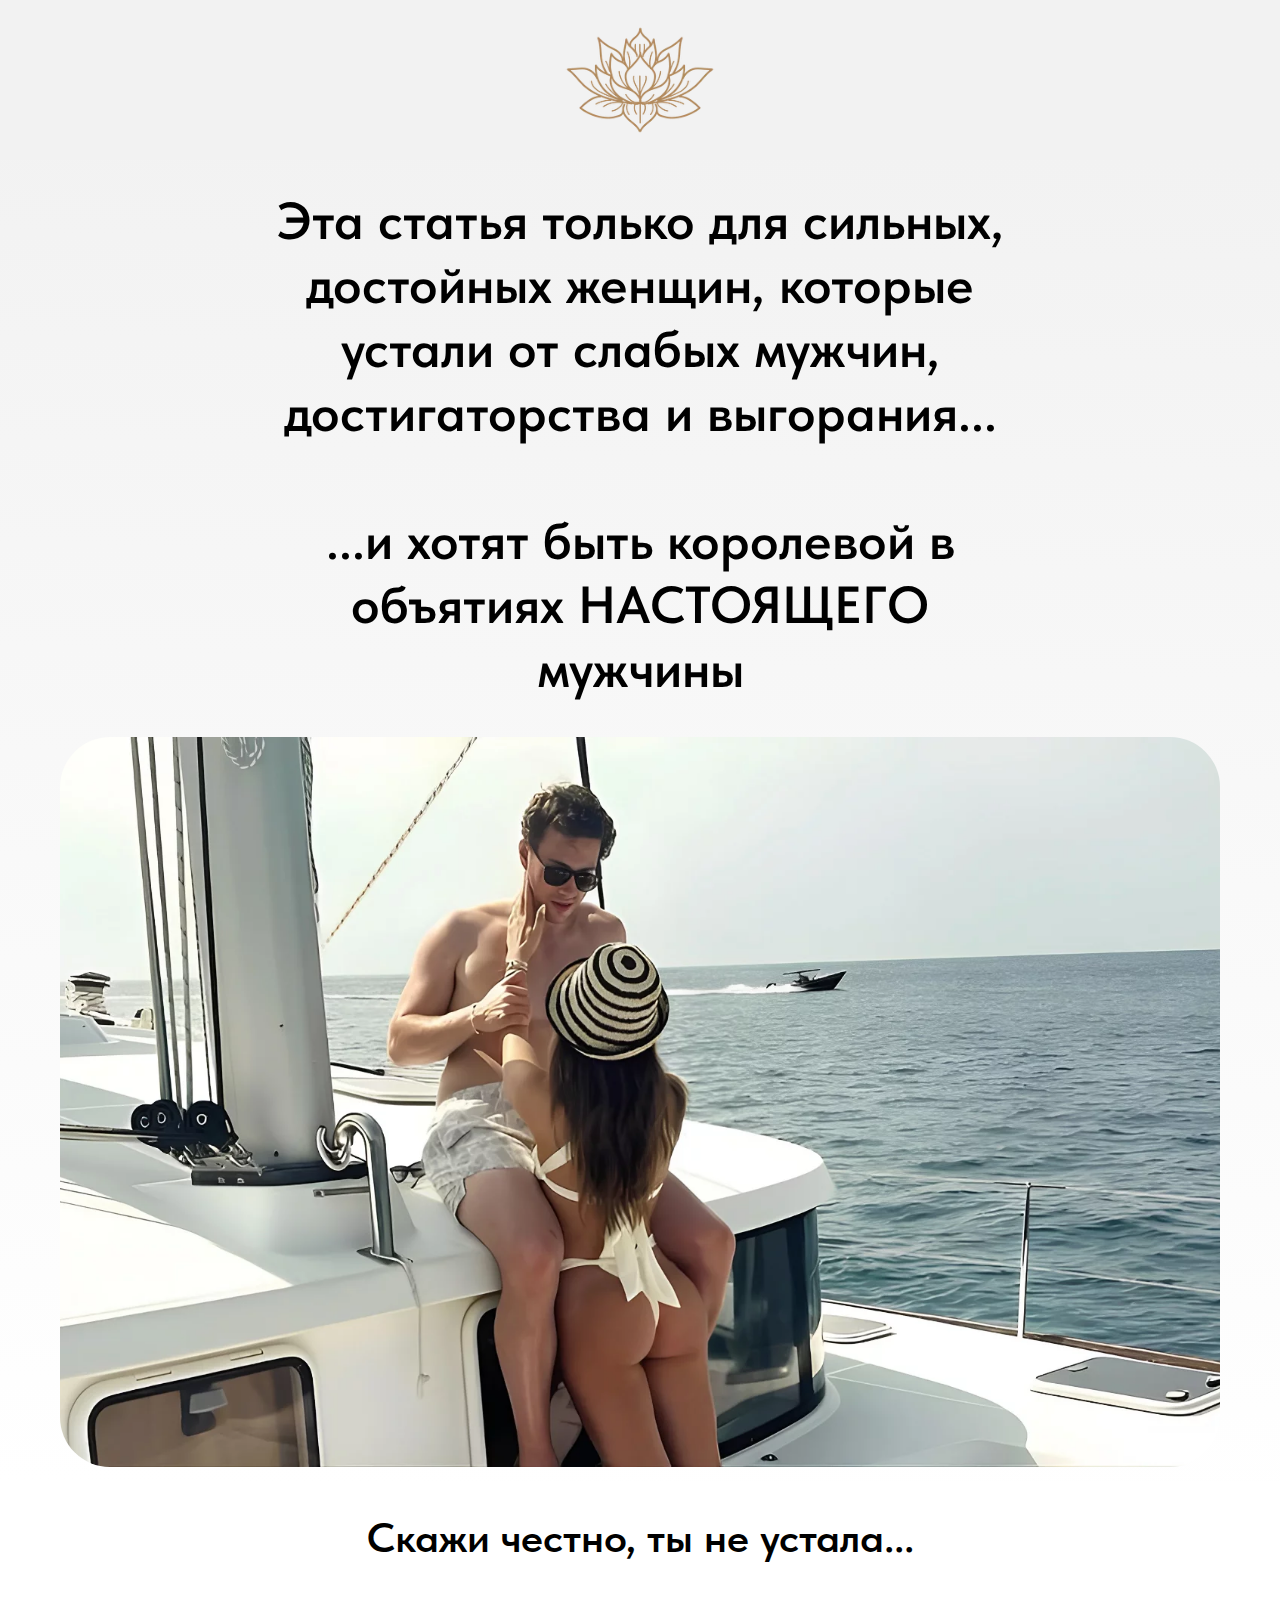
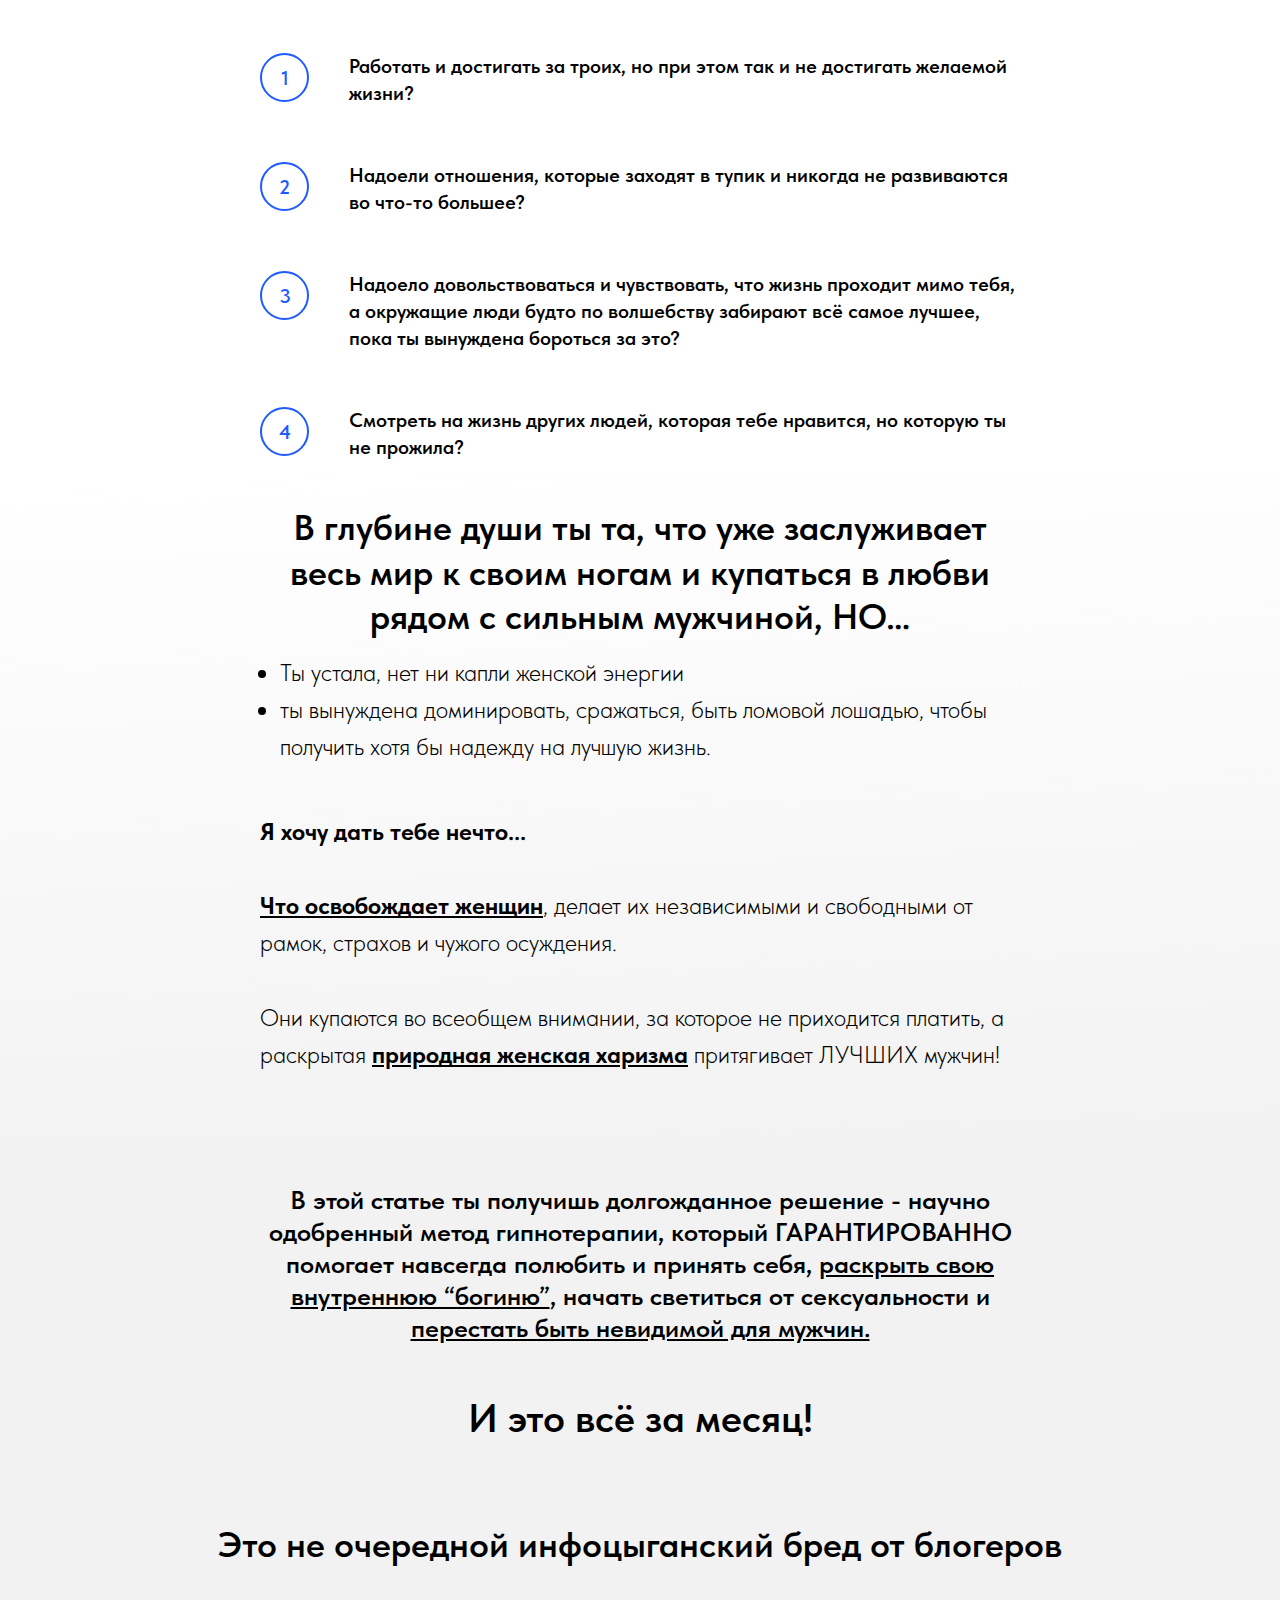
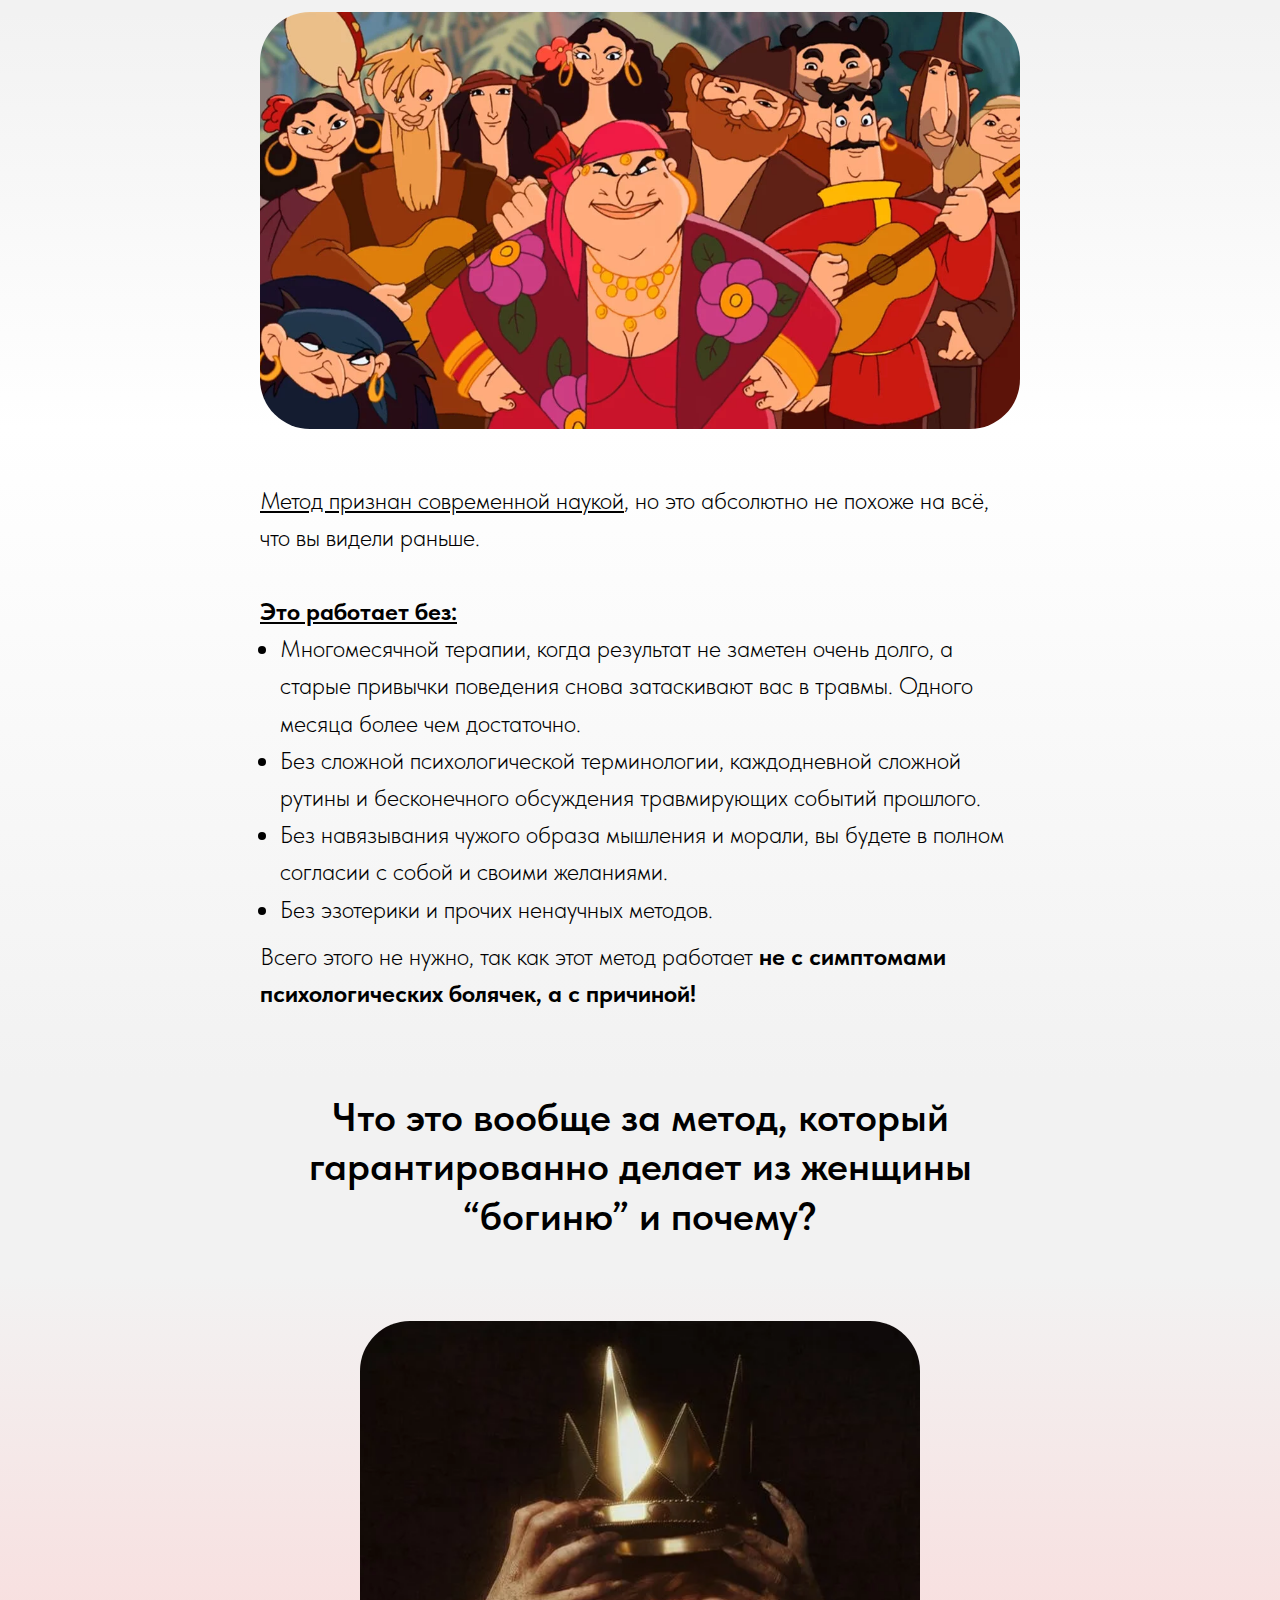
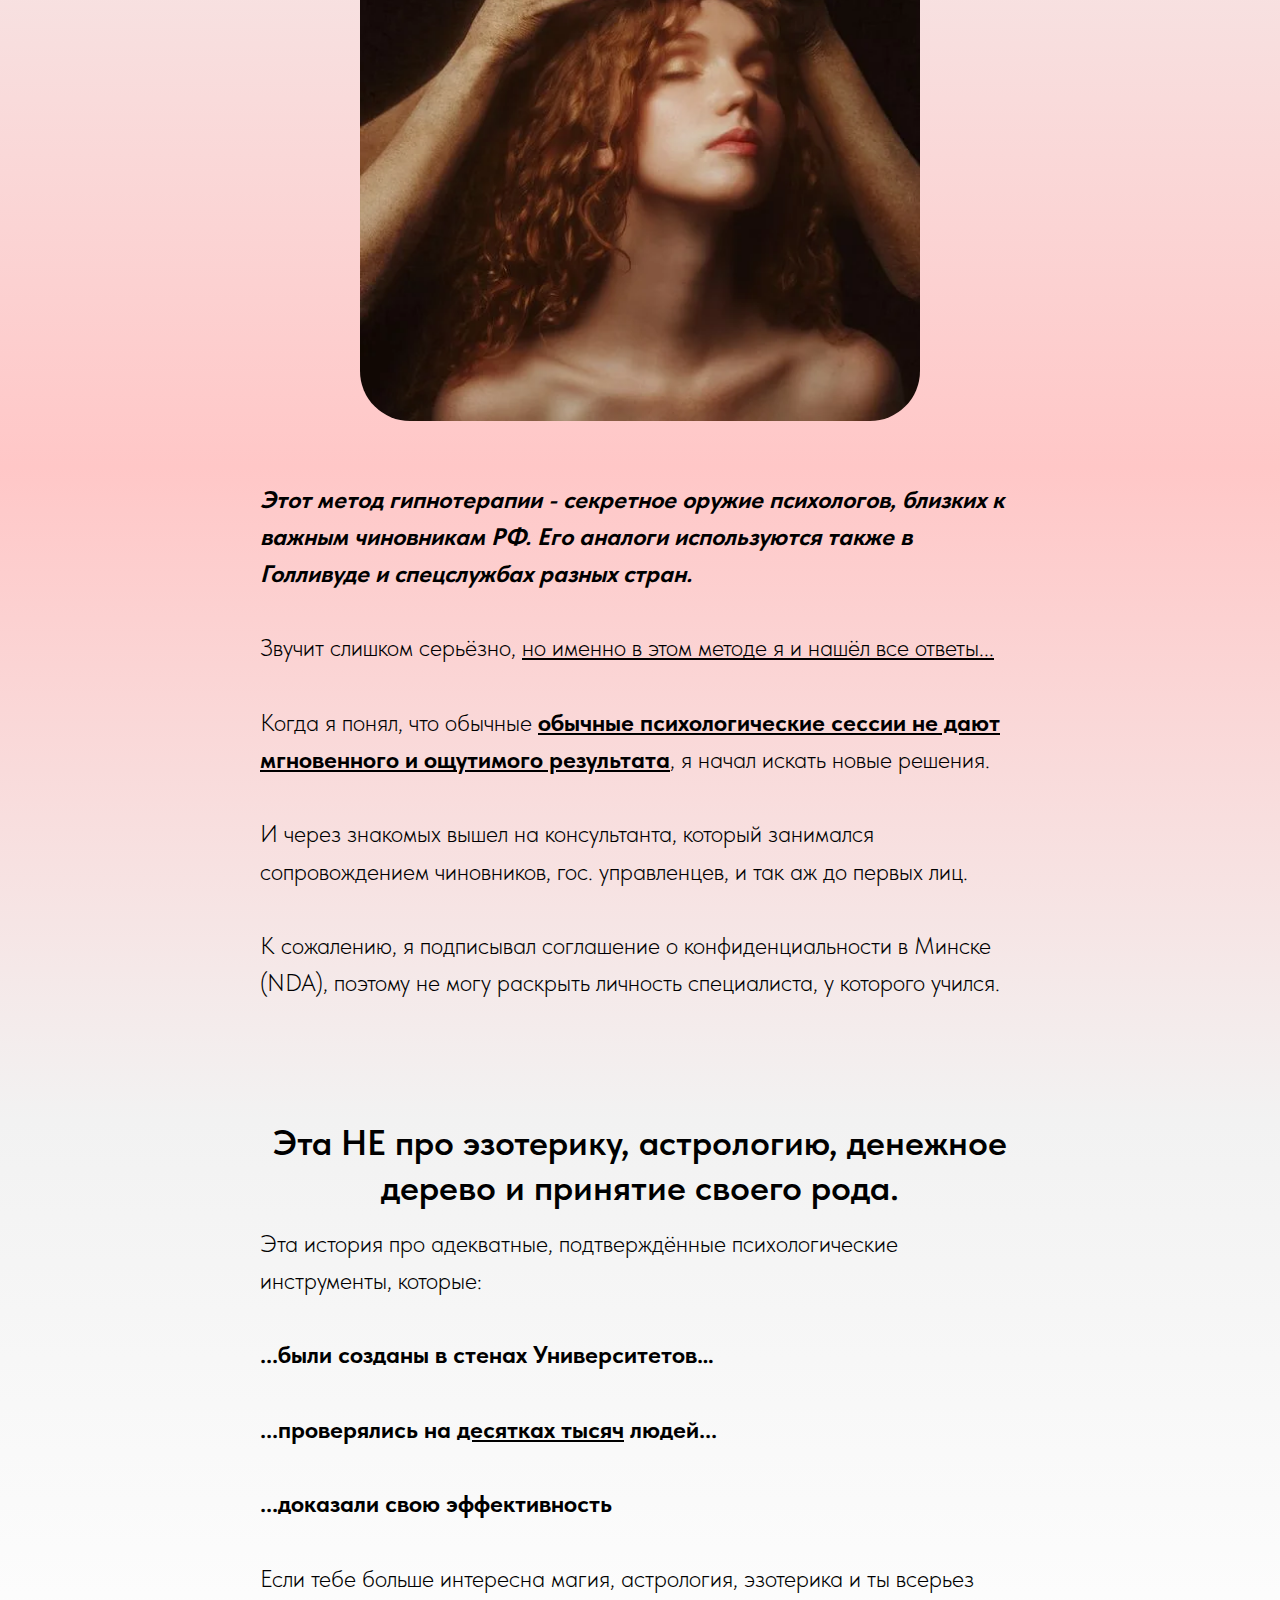
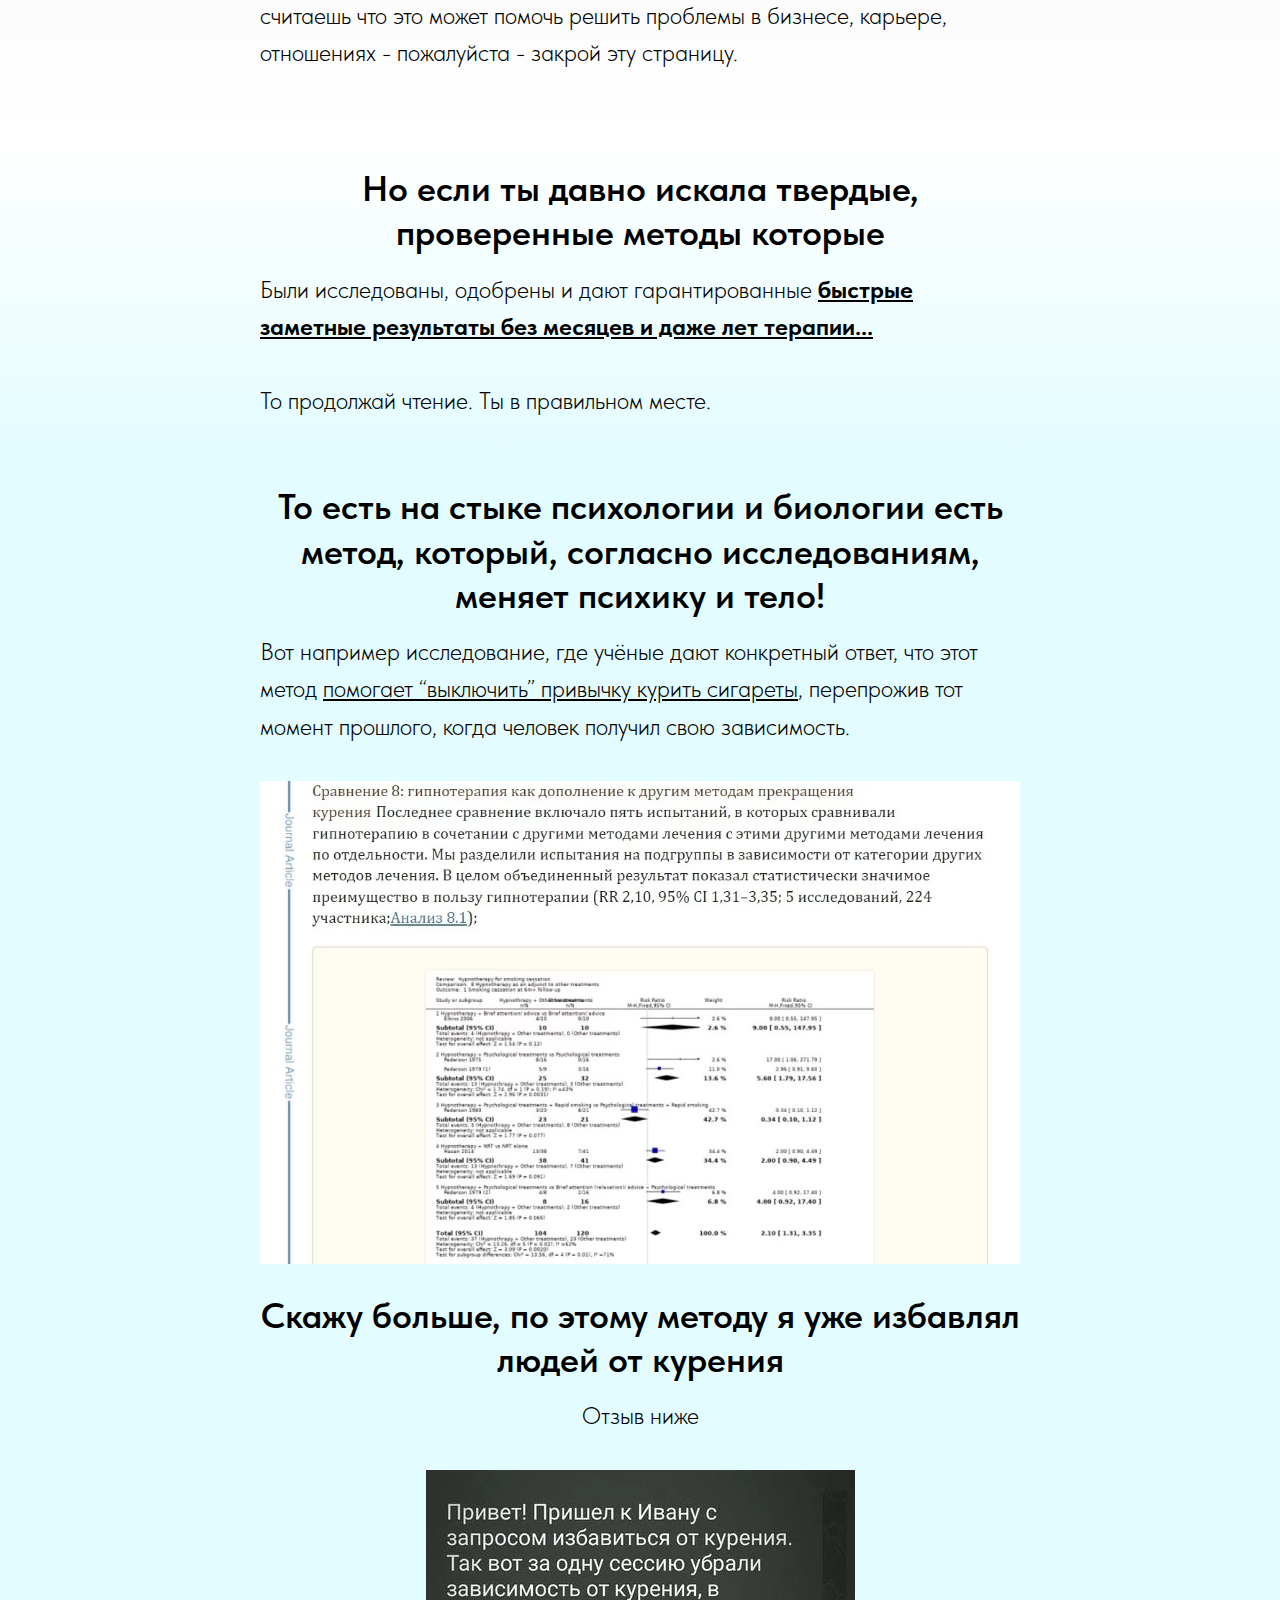
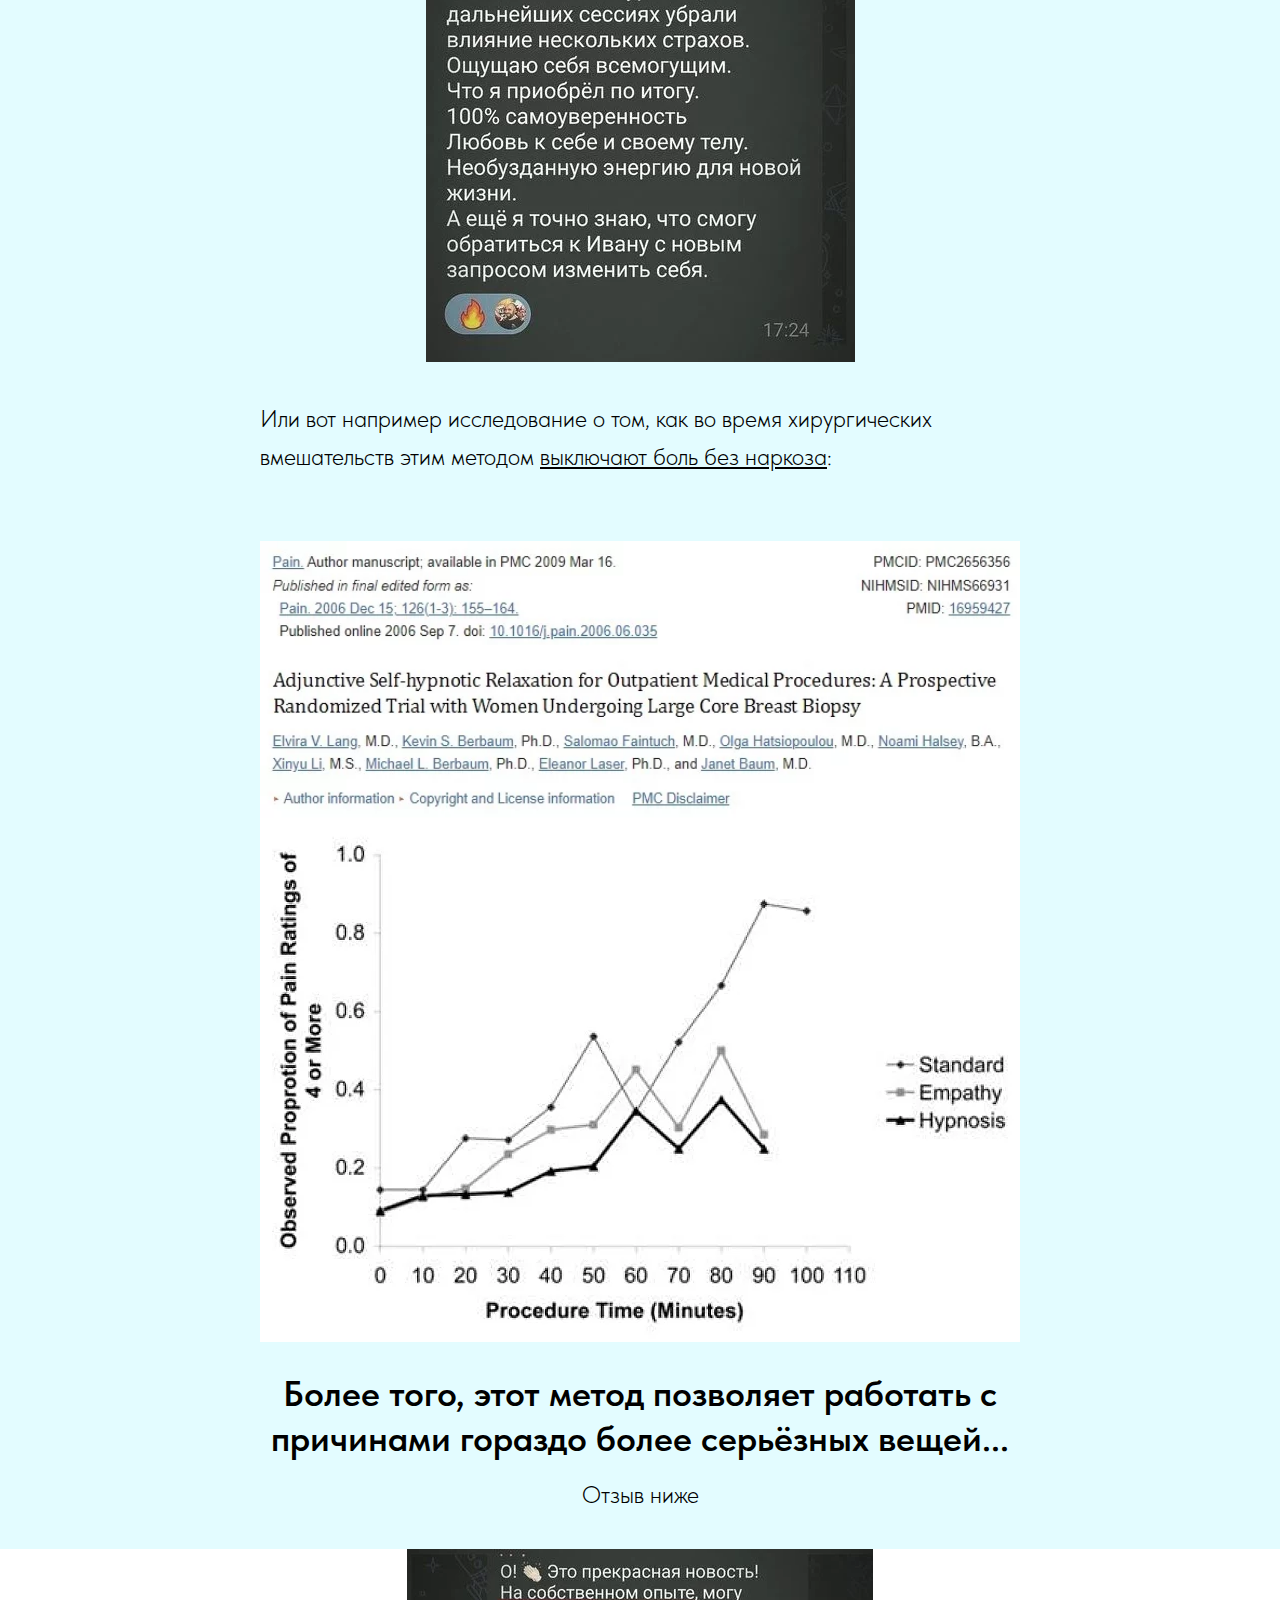
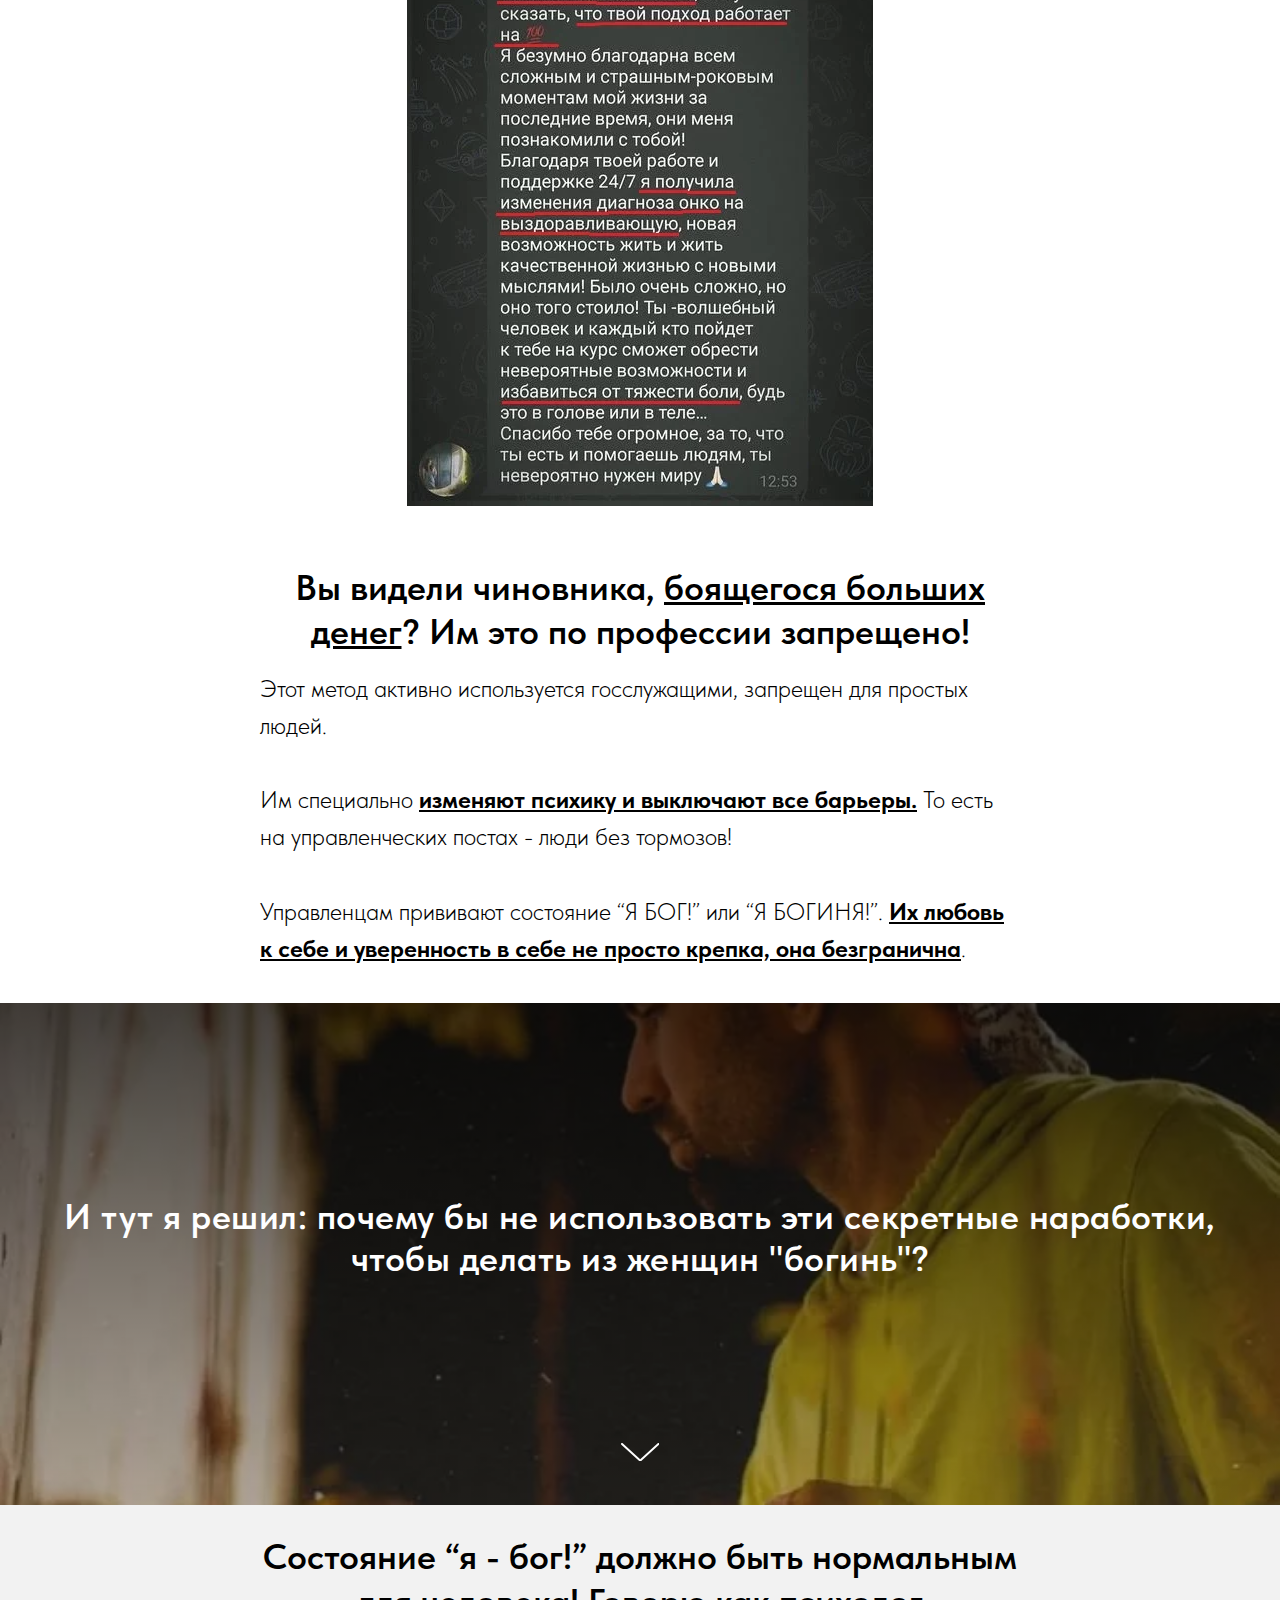
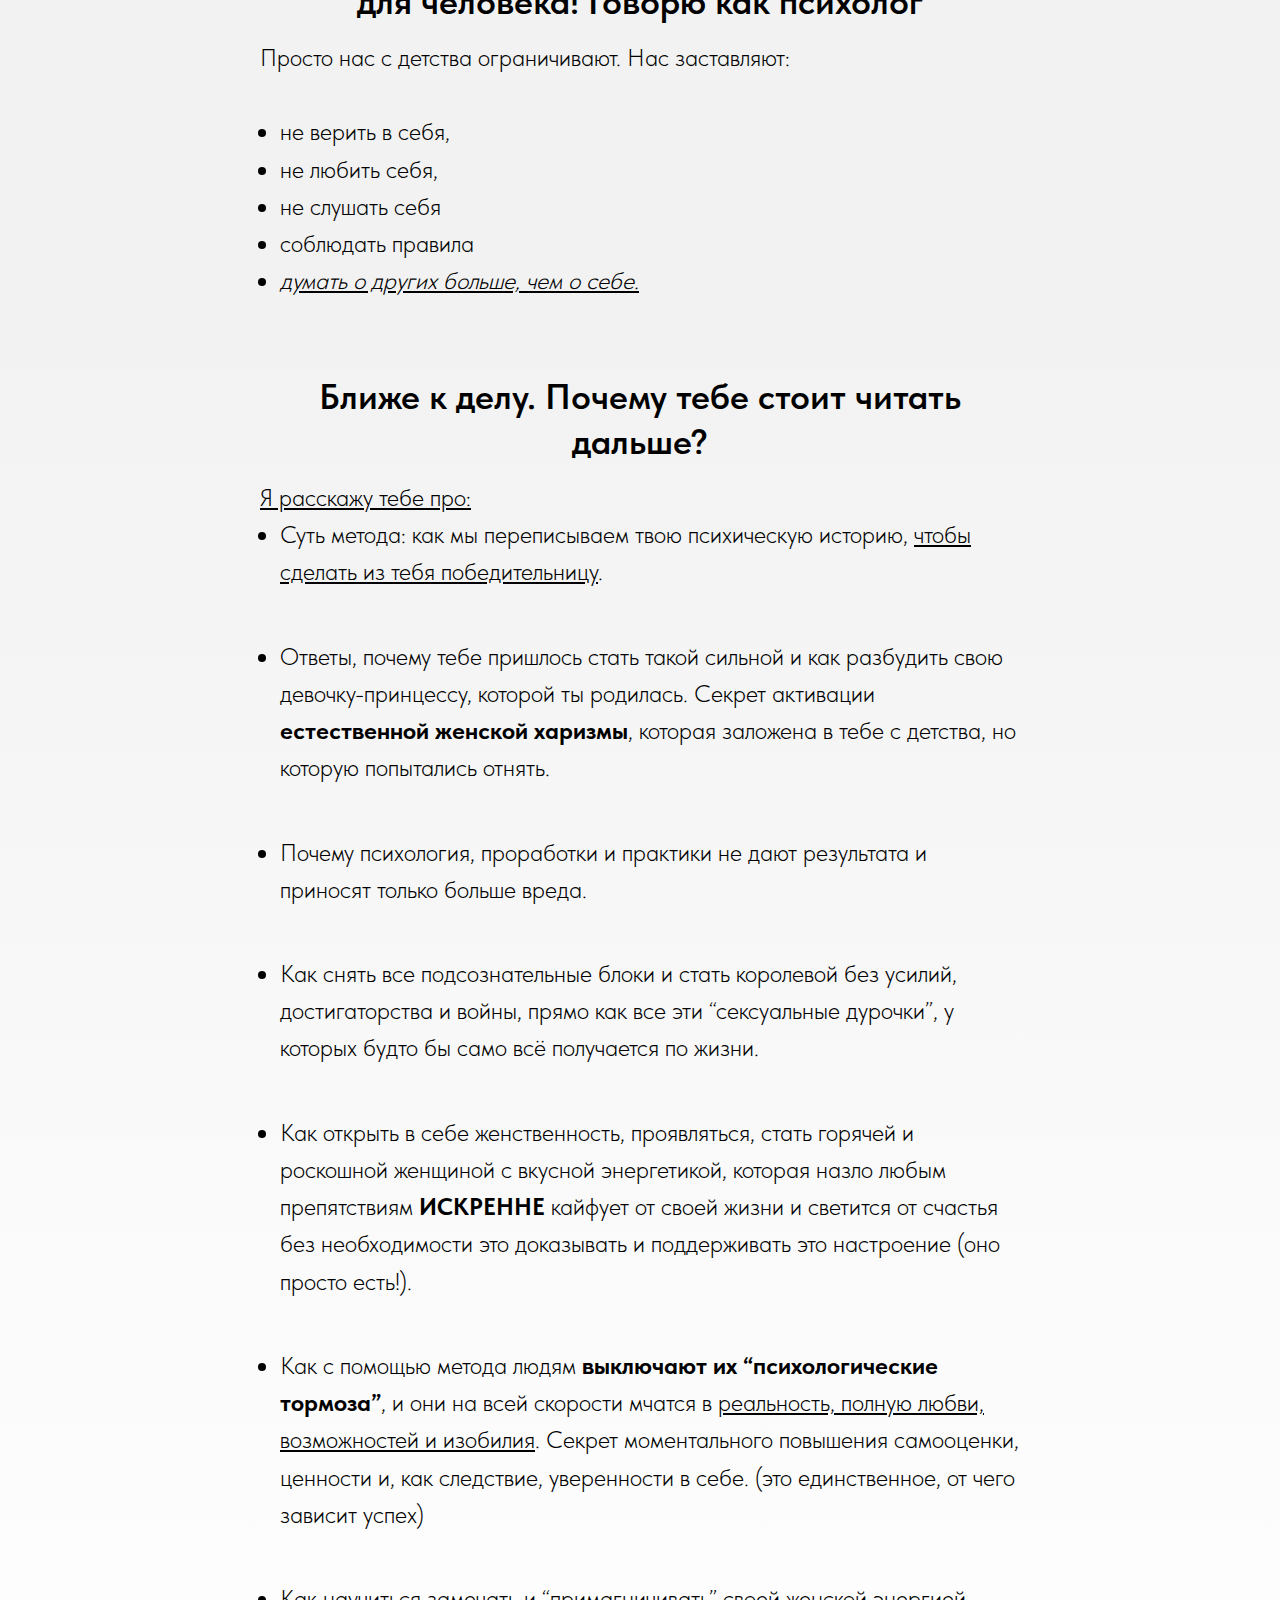
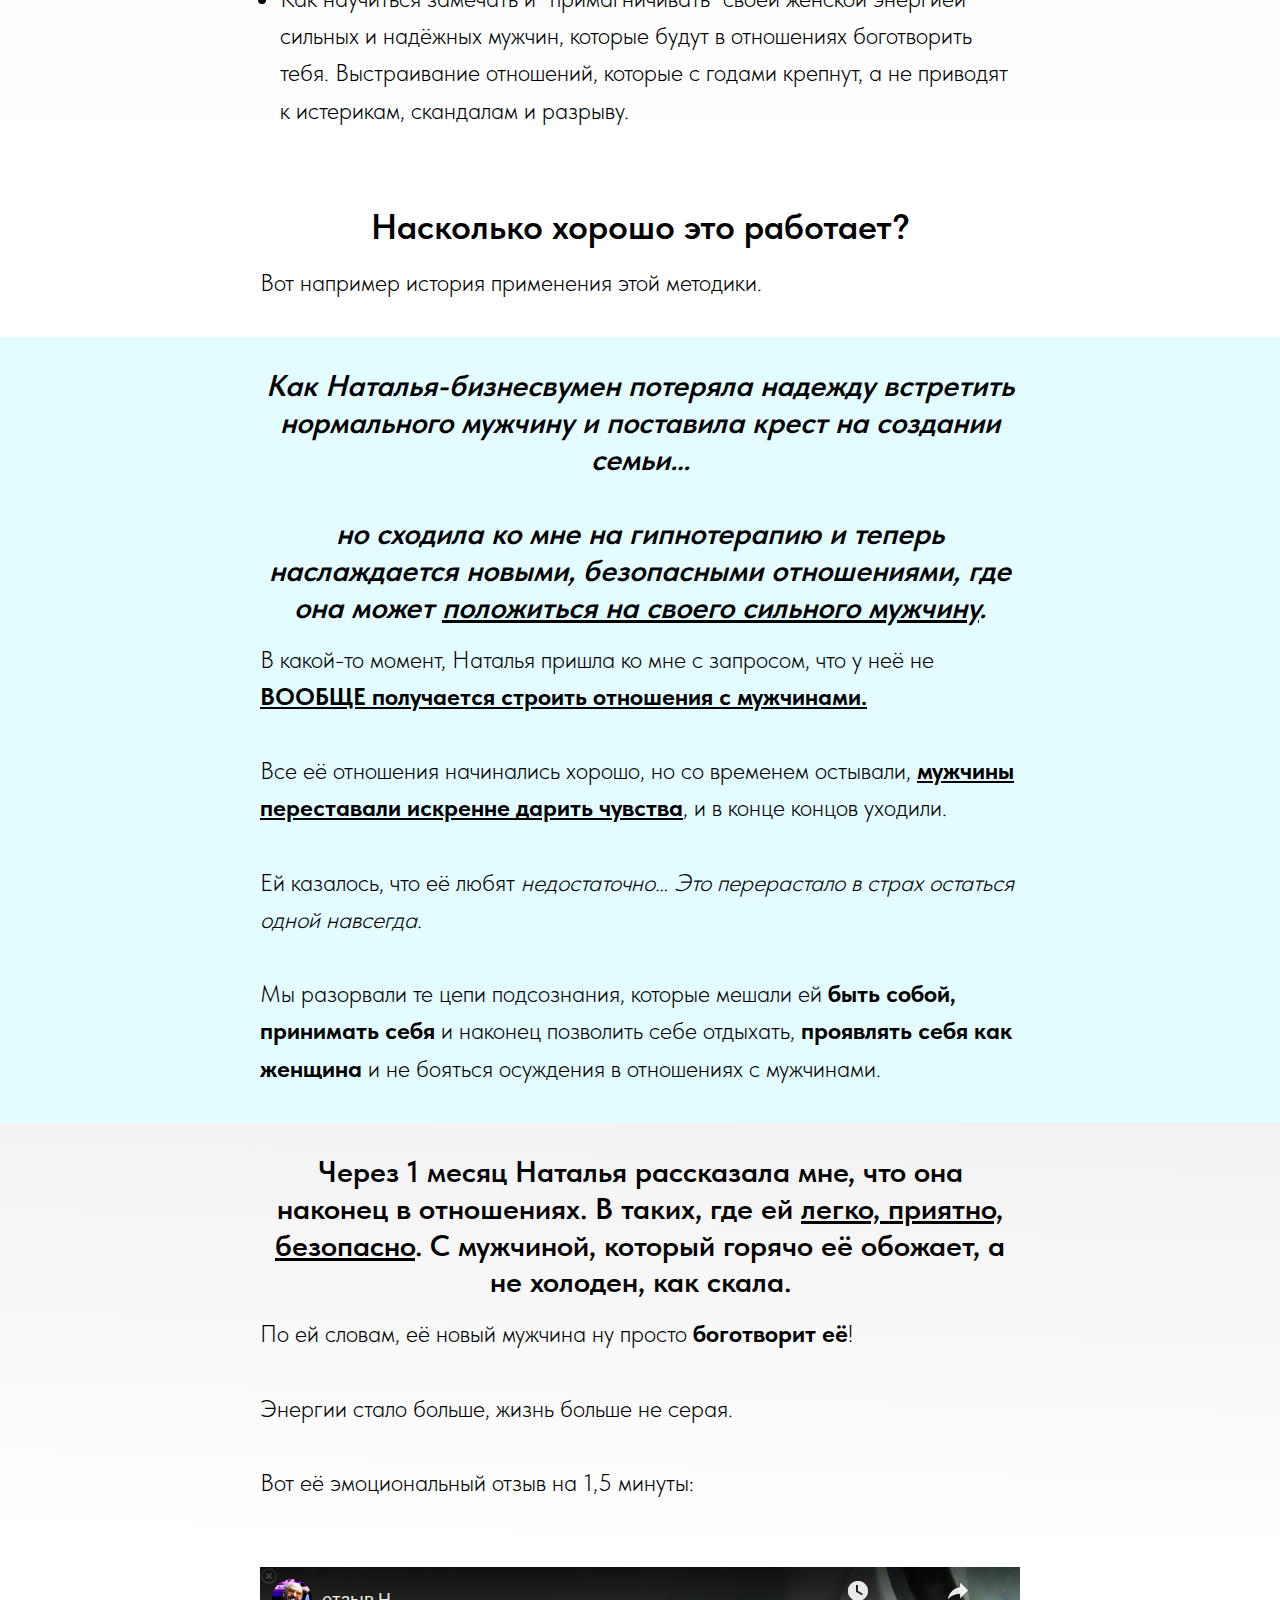
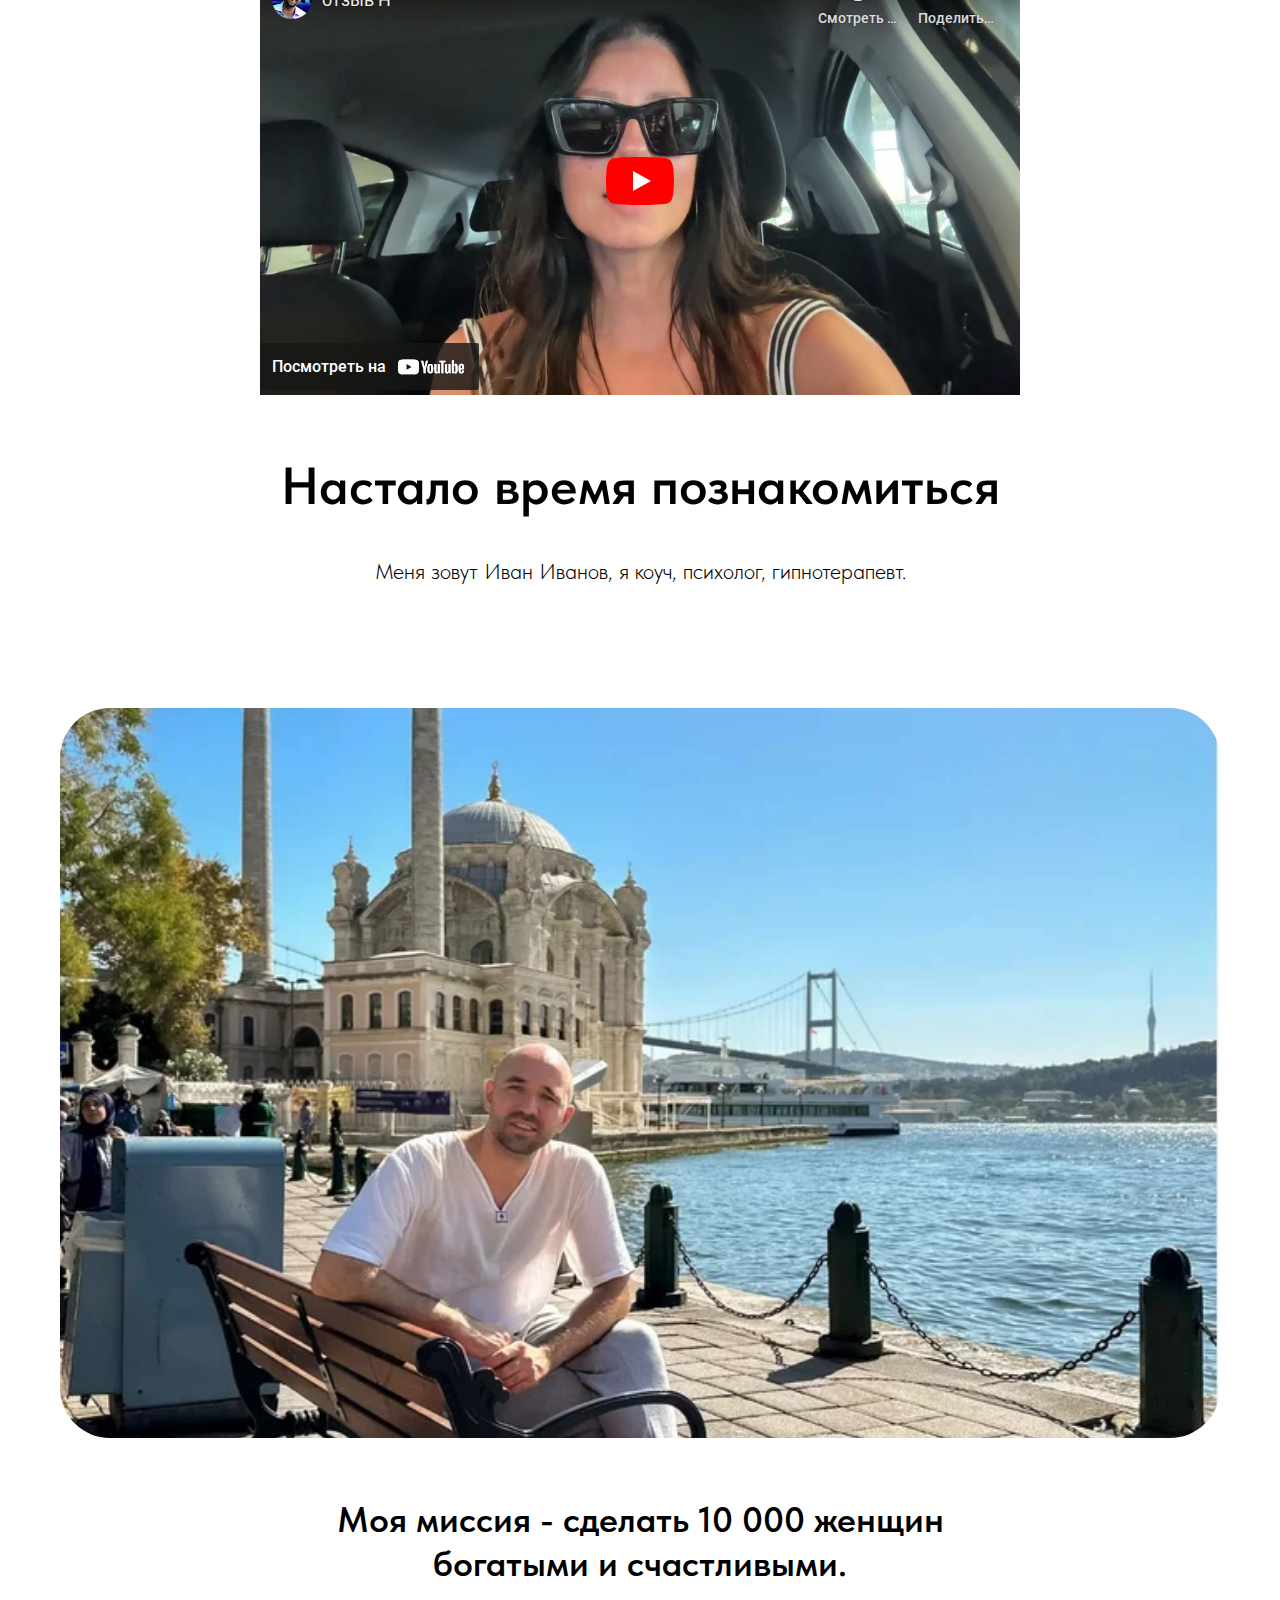
<file: index.html>
<!DOCTYPE html><html data-scrapbook-source="http://affmark.tilda.ws/" data-scrapbook-create="20241031153758450"><head> <meta charset="UTF-8"> <meta http-equiv="Content-Type" content="text/html; charset=utf-8"> <meta name="viewport" content="width=device-width, initial-scale=1.0"> <!--metatextblock--> <title>hypnoherapy1</title> <meta name="description" content="Introduce yourself and tell a short story about the company"> <meta property="og:url" content="http://affmark.tilda.ws"> <meta property="og:title" content="hypnoherapy1"> <meta property="og:description" content="Introduce yourself and tell a short story about the company"> <meta property="og:type" content="website"> <meta property="og:image" content="https://static.tildacdn.info/tild3366-3231-4632-b134-306130636161/-/resize/504x/kisspng-guided-medit.png"> <link rel="canonical" href="http://affmark.tilda.ws/"> <!--/metatextblock--> <meta name="format-detection" content="telephone=no"> <meta http-equiv="x-dns-prefetch-control" content="on">   <meta name="robots" content="nofollow"> <link rel="shortcut icon" href="tildafavicon.ico" type="image/x-icon"> <!-- Assets -->  <link rel="stylesheet" href="tilda-grid-3.0.min.css" type="text/css" media="all"> <link rel="stylesheet" href="tilda-blocks-page56977063.min.css" type="text/css" media="all"> <link rel="stylesheet" href="tilda-cover-1.0.min.css" type="text/css" media="all"> <link rel="stylesheet" href="fonts-tildasans.css" type="text/css" media="all">            <style type="text/css">div.t-records {opacity: 1;}</style></head> <body class="t-body" style="margin:0;"> <!--allrecords--> <div id="allrecords" class="t-records" data-hook="blocks-collection-content-node" data-tilda-project-id="9669113" data-tilda-page-id="56977063" data-tilda-page-alias="hypnoherapy1" data-tilda-formskey="7fb4c0f7d6bf9a8db157517fc9669113" data-tilda-cookie="no" data-tilda-lazy="yes" data-tilda-root-zone="one"> <div id="rec815468301" class="r t-rec t-rec_pt_0 t-rec_pb_0" style="padding-top:0px;padding-bottom:0px;background-color:#f2f2f2; " data-record-type="3" data-bg-color="#f2f2f2" data-animationappear="off"> <!-- T107 --> <div class="t107"> <div class="t-align_center" itemscope="" itemtype="http://schema.org/ImageObject"> <meta itemprop="image" content="https://static.tildacdn.info/tild3366-3231-4632-b134-306130636161/kisspng-guided-medit.png"> <img class="t-img t-width t107__width t-width_2 loaded" src="kisspng-guided-medit.png" data-original="https://static.tildacdn.info/tild3366-3231-4632-b134-306130636161/kisspng-guided-medit.png" imgfield="img" alt=""> </div> </div> <style> #rec815468301 .t107 .t-img{border-radius:50px;}</style> </div> <div id="rec815297442" class="r t-rec t-rec_pt_30 t-rec_pb_15" style="padding-top:30px;padding-bottom:15px;background-image:linear-gradient(0.004turn,rgba(255,255,255,1) 0%,rgba(242,242,242,1) 100%,rgba(0,0,0,1) 100%); " data-animationappear="off" data-record-type="1001" data-bg-color="linear-gradient(0.004turn,rgba(255,255,255,1) 0%,rgba(242,242,242,1) 100%,rgba(0,0,0,1) 100%)"> <!-- t1001 --> <div class="t1001"> <div class="t-container t-align_center"> <div class="t-col t-col_8 t-prefix_2"> <div class="t1001__title t-title t-title_md t-margin_auto" field="title">Эта статья только для сильных, достойных женщин, которые устали от слабых мужчин, достигаторства и выгорания...<br><br>...и хотят быть королевой в объятиях НАСТОЯЩЕГО мужчины</div> </div> </div> <div class="t1001__img-wrapper t-container t1001__container_column"> <div class="t1001__img t-bgimg loaded" data-original="https://static.tildacdn.info/tild6639-6166-4230-b033-393430646662/111.jpg" style="background-image: url(&quot;111.jpg&quot;);" itemscope="" itemtype="http://schema.org/ImageObject"> <meta itemprop="image" content="https://static.tildacdn.info/tild6639-6166-4230-b033-393430646662/111.jpg"> </div> </div> </div> <style> #rec815297442 .t1001__descr{padding-bottom:120px;}</style> <style> #rec815297442 .t1001__img{border-radius:50px;}@media (max-width:480px){#rec815297442 .t1001__img{border-radius:25px;}}</style> </div> <div id="rec815311417" class="r t-rec t-rec_pt_30 t-rec_pb_15 r_anim r_showed" style="padding-top:30px;padding-bottom:15px; " data-record-type="510"> <!-- t510 --> <div class="t510"> <div class="t-section__container t-container t-container_flex"> <div class="t-col t-col_12 "> <div class="t-section__title t-title t-title_xs t-align_center t-margin_auto" field="btitle">
Скажи честно, ты не устала...
</div> </div> </div> <style>.t-section__descr {max-width:560px;}#rec815311417 .t-section__title {margin-bottom:90px;}#rec815311417 .t-section__descr {}@media screen and (max-width:960px) {#rec815311417 .t-section__title {margin-bottom:45px;}}</style> <ul role="list" class="t510__container t-container"> <li class="t-col t-col_8 t-prefix_2 t-item t-list__item"> <div class="t-cell t-valign_top"> <div class="t510__circle t-heading t-valign_middle" style=" color:#1f5bff;; border: 2px solid #1f5bff; ">1</div> </div> <div class="t510__textwrapper t-cell t-valign_middle" style=""> <div class="t-name t-name_md " field="li_title__9787513368620">Работать и достигать за троих, но при этом так и не достигать желаемой жизни? </div> </div> </li> <li class="t-col t-col_8 t-prefix_2 t-item t-list__item"> <div class="t-cell t-valign_top"> <div class="t510__circle t-heading t-valign_middle" style=" color:#1f5bff;; border: 2px solid #1f5bff; ">2</div> </div> <div class="t510__textwrapper t-cell t-valign_middle" style=""> <div class="t-name t-name_md " field="li_title__9787513368621">Надоели отношения, которые заходят в тупик и никогда не развиваются во что-то большее?</div> </div> </li> <li class="t-col t-col_8 t-prefix_2 t-item t-list__item"> <div class="t-cell t-valign_top"> <div class="t510__circle t-heading t-valign_middle" style=" color:#1f5bff;; border: 2px solid #1f5bff; ">3</div> </div> <div class="t510__textwrapper t-cell t-valign_middle" style=""> <div class="t-name t-name_md " field="li_title__9787513368622">Надоело довольствоваться и чувствовать, что жизнь проходит мимо тебя, а окружащие люди будто по волшебству забирают всё самое лучшее, пока ты вынуждена бороться за это?</div> </div> </li> <li class="t-col t-col_8 t-prefix_2 t-item t-list__item"> <div class="t-cell t-valign_top"> <div class="t510__circle t-heading t-valign_middle" style=" color:#1f5bff;; border: 2px solid #1f5bff; ">4</div> </div> <div class="t510__textwrapper t-cell t-valign_middle" style=""> <div class="t-name t-name_md " field="li_title__1729713792246">Смотреть на жизнь других людей, которая тебе нравится, но которую ты не прожила?</div> </div> </li> </ul> </div> <style> #rec815311417 .t510__textwrapper .t-descr{font-size:24px;}@media screen and (max-width:480px),(orientation:landscape) and (max-height:480px){#rec815311417 .t510__textwrapper .t-descr{font-size:20px;}}</style> </div> <div id="rec815307929" class="r t-rec t-rec_pt_30 t-rec_pb_60 r_anim r_showed" style="padding-top:30px;padding-bottom:60px;background-image:linear-gradient(0.493turn,rgba(255,255,255,1) 0%,rgba(242,242,242,1) 99%,rgba(242,242,242,1) 100%,rgba(0,0,0,1) 100%); " data-record-type="43" data-bg-color="linear-gradient(0.493turn,rgba(255,255,255,1) 0%,rgba(242,242,242,1) 99%,rgba(242,242,242,1) 100%,rgba(0,0,0,1) 100%)"> <!-- T030 --> <div class="t030"> <div class="t-container t-align_center"> <div class="t-col t-col_8 t-prefix_2"> <div class="t030__title t-title t-title_xxs" field="title">В глубине души ты та, что уже заслуживает весь мир к своим ногам и купаться в любви рядом с сильным мужчиной, НО…</div> <div class="t030__descr t-descr t-descr_md" field="descr"><ul><li data-list="bullet" style="text-align: left;">Ты устала, нет ни капли женской энергии</li><li data-list="bullet" style="text-align: left;">ты вынуждена доминировать, сражаться, быть ломовой лошадью, чтобы получить хотя бы надежду на лучшую жизнь.</li></ul><br><p style="text-align: left;"><strong>Я хочу дать тебе нечто...</strong></p><br><p style="text-align: left;"><strong><u>Что освобождает женщин</u></strong>, делает их независимыми и свободными от рамок, страхов и чужого осуждения.</p><br><p style="text-align: left;">Они купаются во всеобщем внимании, за которое не приходится платить, а раскрытая <strong><u>природная женская харизма</u></strong> притягивает ЛУЧШИХ мужчин!</p></div> </div> </div> </div> <style> #rec815307929 .t030__descr{font-size:24px;}@media screen and (max-width:480px),(orientation:landscape) and (max-height:480px){#rec815307929 .t030__descr{font-size:20px;}}</style> </div> <div id="rec815682816" class="r t-rec t-rec_pt_45 t-rec_pb_0" style="padding-top:45px;padding-bottom:0px;background-color:#f2f2f2; " data-animationappear="off" data-record-type="1001" data-bg-color="#f2f2f2"> <!-- t1001 --> <div class="t1001"> <div class="t-container t-align_center"> <div class="t-col t-col_8 t-prefix_2"> <div class="t1001__title t-title t-title_md t-margin_auto" field="title">В этой статье ты получишь долгожданное решение - научно одобренный метод гипнотерапии, который ГАРАНТИРОВАННО помогает навсегда полюбить и принять себя, <u>раскрыть свою внутреннюю “богиню”</u>, начать светиться от сексуальности и <u>перестать быть невидимой для мужчин.</u></div> </div> </div> </div> <style> #rec815682816 .t1001__title{font-size:26px;}#rec815682816 .t1001__descr{padding-bottom:120px;}</style> <style> #rec815682816 .t1001__img{border-radius:50px;}@media (max-width:480px){#rec815682816 .t1001__img{border-radius:25px;}}</style> </div> <div id="rec815340411" class="r t-rec t-rec_pt_15 t-rec_pb_0" style="padding-top:15px;padding-bottom:0px;background-color:#f2f2f2; " data-animationappear="off" data-record-type="1001" data-bg-color="#f2f2f2"> <!-- t1001 --> <div class="t1001"> <div class="t-container t-align_center"> <div class="t-col t-col_8 t-prefix_2"> <div class="t1001__title t-title t-title_md t-margin_auto" field="title">И это всё за месяц!</div> </div> </div> </div> <style> @media screen and (min-width:900px){#rec815340411 .t1001__title{font-size:40px;}}#rec815340411 .t1001__descr{font-size:24px;padding-bottom:120px;}@media screen and (max-width:480px),(orientation:landscape) and (max-height:480px){#rec815340411 .t1001__descr{font-size:20px;}}</style> <style> #rec815340411 .t1001__img{border-radius:50px;}@media (max-width:480px){#rec815340411 .t1001__img{border-radius:25px;}}</style> </div> <div id="rec815315155" class="r t-rec t-rec_pt_45 t-rec_pb_30" style="padding-top:45px;padding-bottom:30px;background-color:#f2f2f2; " data-record-type="43" data-bg-color="#f2f2f2" data-animationappear="off"> <!-- T030 --> <div class="t030"> <div class="t-container t-align_center"> <div class="t-col t-col_10 t-prefix_1"> <div class="t030__title t-title t-title_xxs" field="title">Это не очередной инфоцыганский бред от блогеров</div> </div> </div> </div> <style> #rec815315155 .t030__descr{font-size:24px;}@media screen and (max-width:480px),(orientation:landscape) and (max-height:480px){#rec815315155 .t030__descr{font-size:20px;}}</style> </div> <div id="rec815494511" class="r t-rec t-rec_pt_0 t-rec_pb_0 r_anim r_showed" style="padding-top:0px;padding-bottom:0px;background-image:linear-gradient(0turn,rgba(0,0,0,1) 0%,rgba(255,255,255,1) 0%,rgba(242,242,242,1) 100%); " data-record-type="3" data-bg-color="linear-gradient(0turn,rgba(0,0,0,1) 0%,rgba(255,255,255,1) 0%,rgba(242,242,242,1) 100%)"> <!-- T107 --> <div class="t107"> <div class="t-align_center" itemscope="" itemtype="http://schema.org/ImageObject"> <meta itemprop="image" content="https://static.tildacdn.info/tild3730-3665-4165-a636-653834353463/photo.jpg"> <img class="t-img t-width t107__width t-width_8 loaded" src="photo.jpg-1.webp" data-original="https://static.tildacdn.info/tild3730-3665-4165-a636-653834353463/photo.jpg" imgfield="img" alt=""> </div> </div> <style> #rec815494511 .t107 .t-img{border-radius:50px;}@media (max-width:480px){#rec815494511 .t107 .t-img{border-radius:25px;}}</style> </div> <div id="rec815494380" class="r t-rec t-rec_pt_45 t-rec_pb_60 r_anim r_showed" style="padding-top:45px;padding-bottom:60px;background-image:linear-gradient(0turn,rgba(242,242,242,1) 0%,rgba(255,255,255,1) 100%); " data-record-type="43" data-bg-color="linear-gradient(0turn,rgba(242,242,242,1) 0%,rgba(255,255,255,1) 100%)"> <!-- T030 --> <div class="t030"> <div class="t-container t-align_center"> <div class="t-col t-col_8 t-prefix_2"> <div class="t030__descr t-descr t-descr_md" field="descr"><p style="text-align: left;"><u>Метод признан современной наукой</u>, но это абсолютно не похоже на всё, что вы видели раньше.</p><br><p style="text-align: left;"><strong><u>Это работает без:</u></strong></p><ul><li data-list="bullet" style="text-align: left;">Многомесячной терапии, когда результат не заметен очень долго, а старые привычки поведения снова затаскивают вас в травмы. Одного месяца более чем достаточно.</li><li data-list="bullet" style="text-align: left;">Без сложной психологической терминологии, каждодневной сложной рутины и бесконечного обсуждения травмирующих событий прошлого.</li><li data-list="bullet" style="text-align: left;">Без навязывания чужого образа мышления и морали, вы будете в полном согласии с собой и своими желаниями.</li><li data-list="bullet" style="text-align: left;">Без эзотерики и прочих ненаучных методов.</li></ul><p style="text-align: left;">Всего этого не нужно, так как этот метод работает<strong> не с симптомами психологических болячек, а с причиной!</strong></p></div> </div> </div> </div> <style> #rec815494380 .t030__descr{font-size:24px;}@media screen and (max-width:480px),(orientation:landscape) and (max-height:480px){#rec815494380 .t030__descr{font-size:20px;}}</style> </div> <div id="rec819189229" class="r t-rec t-rec_pt_15 t-rec_pb_0" style="padding-top:15px;padding-bottom:0px;background-color:#f2f2f2; " data-animationappear="off" data-record-type="1001" data-bg-color="#f2f2f2"> <!-- t1001 --> <div class="t1001"> <div class="t-container t-align_center"> <div class="t-col t-col_8 t-prefix_2"> <div class="t1001__title t-title t-title_md t-margin_auto" field="title">Что это вообще за метод, который гарантированно делает из женщины “богиню” и почему?</div> </div> </div> </div> <style> @media screen and (min-width:900px){#rec819189229 .t1001__title{font-size:40px;}}#rec819189229 .t1001__descr{font-size:24px;padding-bottom:120px;}@media screen and (max-width:480px),(orientation:landscape) and (max-height:480px){#rec819189229 .t1001__descr{font-size:20px;}}</style> <style> #rec819189229 .t1001__img{border-radius:50px;}@media (max-width:480px){#rec819189229 .t1001__img{border-radius:25px;}}</style> </div> <div id="rec815472732" class="r t-rec t-rec_pt_45 t-rec_pb_45 r_anim r_showed" style="padding-top:45px;padding-bottom:45px;background-image:linear-gradient(0turn,rgba(0,0,0,1) 0%,rgba(242,242,242,1) 0%,rgba(255,199,199,1) 0%,rgba(242,242,242,1) 100%,rgba(242,242,242,1) 100%,rgba(242,242,242,1) 100%); " data-record-type="3" data-bg-color="linear-gradient(0turn,rgba(0,0,0,1) 0%,rgba(242,242,242,1) 0%,rgba(255,199,199,1) 0%,rgba(242,242,242,1) 100%,rgba(242,242,242,1) 100%,rgba(242,242,242,1) 100%)"> <!-- T107 --> <div class="t107"> <div class="t-align_center" itemscope="" itemtype="http://schema.org/ImageObject"> <meta itemprop="image" content="https://static.tildacdn.info/tild6264-6565-4632-a233-396639356365/9a6570435cd34ca32d68.jpg"> <img class="t-img t-width t107__width t-width_6 loaded" src="9a6570435cd34ca32d68.jpg" data-original="https://static.tildacdn.info/tild6264-6565-4632-a233-396639356365/9a6570435cd34ca32d68.jpg" imgfield="img" alt=""> </div> </div> <style> #rec815472732 .t107 .t-img{border-radius:50px;}@media (max-width:480px){#rec815472732 .t107 .t-img{border-radius:25px;}}</style> </div> <div id="rec815453022" class="r t-rec t-rec_pt_15 t-rec_pb_0" style="padding-top:15px;padding-bottom:0px;background-image:linear-gradient(0turn,rgba(242,242,242,1) 0%,rgba(255,199,199,1) 100%,rgba(242,242,242,1) 100%); " data-animationappear="off" data-record-type="1001" data-bg-color="linear-gradient(0turn,rgba(242,242,242,1) 0%,rgba(255,199,199,1) 100%,rgba(242,242,242,1) 100%)"> <!-- t1001 --> <div class="t1001"> <div class="t-container t-align_center"> <div class="t-col t-col_8 t-prefix_2"> <div class="t1001__descr t-descr t-descr_lg t-margin_auto" field="descr"><p style="text-align: left;"><strong><em>Этот метод гипнотерапии - секретное оружие психологов, близких к важным чиновникам РФ. Его аналоги используются также в Голливуде и спецслужбах разных стран.</em></strong></p><br><p style="text-align: left;">Звучит слишком серьёзно, <u>но именно в этом методе я и нашёл все ответы...</u></p><br><p style="text-align: left;">Когда я понял, что обычные <strong><u>обычные психологические сессии не дают мгновенного и ощутимого результата</u></strong>, я начал искать новые решения.</p><br><p style="text-align: left;">И через знакомых вышел на консультанта, который занимался сопровождением чиновников, гос. управленцев, и так аж до первых лиц.</p><br><p style="text-align: left;">К сожалению, я подписывал соглашение о конфиденциальности в Минске (NDA), поэтому не могу раскрыть личность специалиста, у которого учился.</p></div> </div> </div> </div> <style> @media screen and (min-width:900px){#rec815453022 .t1001__title{font-size:40px;}}#rec815453022 .t1001__descr{font-size:24px;padding-bottom:120px;}@media screen and (max-width:480px),(orientation:landscape) and (max-height:480px){#rec815453022 .t1001__descr{font-size:20px;}}</style> <style> #rec815453022 .t1001__img{border-radius:50px;}@media (max-width:480px){#rec815453022 .t1001__img{border-radius:25px;}}</style> </div> <div id="rec815353530" class="r t-rec t-rec_pt_0 t-rec_pb_60 r_anim r_showed" style="padding-top:0px;padding-bottom:60px;background-image:linear-gradient(0turn,rgba(255,255,255,1) 0%,rgba(242,242,242,1) 100%,rgba(0,0,0,1) 100%); " data-record-type="43" data-bg-color="linear-gradient(0turn,rgba(255,255,255,1) 0%,rgba(242,242,242,1) 100%,rgba(0,0,0,1) 100%)"> <!-- T030 --> <div class="t030"> <div class="t-container t-align_center"> <div class="t-col t-col_8 t-prefix_2"> <div class="t030__title t-title t-title_xxs" field="title">Эта НЕ про эзотерику, астрологию, денежное дерево и принятие своего рода.</div> <div class="t030__descr t-descr t-descr_md" field="descr"><p style="text-align: left;">Эта история про адекватные, подтверждённые психологические инструменты, которые:</p><br><p style="text-align: left;"><strong>...были созданы в стенах Университетов…</strong></p><br><p style="text-align: left;"><strong>...проверялись на <u>десятках тысяч</u> людей...</strong></p><br><p style="text-align: left;"><strong>...доказали свою эффективность</strong></p><br><p style="text-align: left;">Если тебе больше интересна магия, астрология, эзотерика и ты всерьез считаешь что это может помочь решить проблемы в бизнесе, карьере, отношениях - пожалуйста - закрой эту страницу.</p></div> </div> </div> </div> <style> #rec815353530 .t030__descr{font-size:24px;}@media screen and (max-width:480px),(orientation:landscape) and (max-height:480px){#rec815353530 .t030__descr{font-size:20px;}}</style> </div> <div id="rec815356261" class="r t-rec t-rec_pt_30 t-rec_pb_30 r_anim r_showed" style="padding-top:30px;padding-bottom:30px;background-image:linear-gradient(0turn,rgba(227,252,255,1) 0%,rgba(255,255,255,1) 100%,rgba(243,254,255,1) 100%); " data-record-type="43" data-bg-color="linear-gradient(0turn,rgba(227,252,255,1) 0%,rgba(255,255,255,1) 100%,rgba(243,254,255,1) 100%)"> <!-- T030 --> <div class="t030"> <div class="t-container t-align_center"> <div class="t-col t-col_8 t-prefix_2"> <div class="t030__title t-title t-title_xxs" field="title">Но если ты давно искала твердые, проверенные методы которые</div> <div class="t030__descr t-descr t-descr_md" field="descr"><p style="text-align: left;">Были исследованы, одобрены и дают гарантированные <strong><u>быстрые заметные результаты без месяцев и даже лет терапии... </u></strong></p><br><p style="text-align: left;">То продолжай чтение. Ты в правильном месте.</p></div> </div> </div> </div> <style> #rec815356261 .t030__descr{font-size:24px;}@media screen and (max-width:480px),(orientation:landscape) and (max-height:480px){#rec815356261 .t030__descr{font-size:20px;}}</style> </div> <div id="rec815339105" class="r t-rec t-rec_pt_30 t-rec_pb_30" style="padding-top:30px;padding-bottom:30px;background-color:#e3fcff; " data-record-type="43" data-bg-color="#e3fcff" data-animationappear="off"> <!-- T030 --> <div class="t030"> <div class="t-container t-align_center"> <div class="t-col t-col_8 t-prefix_2"> <div class="t030__title t-title t-title_xxs" field="title">То есть на стыке психологии и биологии есть метод, который, согласно исследованиям, меняет психику и тело!</div> <div class="t030__descr t-descr t-descr_md" field="descr"><p style="text-align: left;">Вот например исследование, где учёные дают конкретный ответ, что этот метод <u>помогает “выключить” привычку курить сигареты</u>, перепрожив тот момент прошлого, когда человек получил свою зависимость.</p></div> </div> </div> </div> <style> #rec815339105 .t030__descr{font-size:24px;}@media screen and (max-width:480px),(orientation:landscape) and (max-height:480px){#rec815339105 .t030__descr{font-size:20px;}}</style> </div> <div id="rec815350270" class="r t-rec t-rec_pt_0 t-rec_pb_0" style="padding-top:0px;padding-bottom:0px;background-color:#e3fcff; " data-record-type="3" data-bg-color="#e3fcff" data-animationappear="off"> <!-- T107 --> <div class="t107"> <div class="t-align_center" itemscope="" itemtype="http://schema.org/ImageObject"> <meta itemprop="image" content="https://static.tildacdn.info/tild6431-6632-4238-b465-303538373939/photo.jpg"> <img class="t-img t-width t107__width t-width_8 loaded" src="photo.jpg.webp" data-original="https://static.tildacdn.info/tild6431-6632-4238-b465-303538373939/photo.jpg" imgfield="img" alt=""> </div> </div> </div> <div id="rec816925857" class="r t-rec t-rec_pt_30 t-rec_pb_30" style="padding-top:30px;padding-bottom:30px;background-color:#e3fcff; " data-record-type="43" data-bg-color="#e3fcff" data-animationappear="off"> <!-- T030 --> <div class="t030"> <div class="t-container t-align_center"> <div class="t-col t-col_8 t-prefix_2"> <div class="t030__title t-title t-title_xxs" field="title">Скажу больше, по этому методу я уже избавлял людей от курения</div> <div class="t030__descr t-descr t-descr_md" field="descr"><p style="text-align: center;">Отзыв ниже</p></div> </div> </div> </div> <style> #rec816925857 .t030__descr{font-size:24px;}@media screen and (max-width:480px),(orientation:landscape) and (max-height:480px){#rec816925857 .t030__descr{font-size:20px;}}</style> </div> <div id="rec816926014" class="r t-rec t-rec_pt_0 t-rec_pb_0" style="padding-top:0px;padding-bottom:0px;background-color:#e3fcff; " data-record-type="3" data-bg-color="#e3fcff" data-animationappear="off"> <!-- T107 --> <div class="t107"> <div class="t-align_center" itemscope="" itemtype="http://schema.org/ImageObject"> <meta itemprop="image" content="https://static.tildacdn.info/tild3735-6432-4138-a538-653665666163/2222.jpg"> <img class="t-img t-width t107__widthauto loaded" src="2222.jpg" data-original="https://static.tildacdn.info/tild3735-6432-4138-a538-653665666163/2222.jpg" imgfield="img" alt=""> </div> </div> </div> <div id="rec815350762" class="r t-rec t-rec_pt_30 t-rec_pb_60" style="padding-top:30px;padding-bottom:60px;background-color:#e3fcff; " data-record-type="106" data-bg-color="#e3fcff" data-animationappear="off"> <!-- T004 --> <div class="t004"> <div class="t-container "> <div class="t-col t-col_8 t-prefix_2"> <div field="text" class="t-text t-text_md ">Или вот например исследование о том, как во время хирургических вмешательств этим методом <u>выключают боль без наркоза</u>:</div> </div> </div> </div> <style> #rec815350762 .t-text{font-size:24px;}@media screen and (max-width:480px),(orientation:landscape) and (max-height:480px){#rec815350762 .t-text{font-size:20px;}}</style> </div> <div id="rec815351136" class="r t-rec t-rec_pt_0 t-rec_pb_0" style="padding-top:0px;padding-bottom:0px;background-color:#e3fcff; " data-record-type="3" data-bg-color="#e3fcff" data-animationappear="off"> <!-- T107 --> <div class="t107"> <div class="t-align_center" itemscope="" itemtype="http://schema.org/ImageObject"> <meta itemprop="image" content="https://static.tildacdn.info/tild3230-3235-4137-a538-313631383664/pain.jpg"> <img class="t-img t-width t107__width t-width_8 loaded" src="pain.jpg.webp" data-original="https://static.tildacdn.info/tild3230-3235-4137-a538-313631383664/pain.jpg" imgfield="img" alt=""> </div> </div> </div> <div id="rec815351573" class="r t-rec t-rec_pt_0 t-rec_pb_0" style="padding-top:0px;padding-bottom:0px;background-color:#e3fcff; " data-record-type="3" data-bg-color="#e3fcff" data-animationappear="off"> <!-- T107 --> <div class="t107"> <div class="t-align_center" itemscope="" itemtype="http://schema.org/ImageObject"> <meta itemprop="image" content="https://static.tildacdn.info/tild6633-3636-4238-b035-616237356138/nihms66931f3b.jpg"> <img class="t-img t-width t107__width t-width_8 loaded" src="nihms66931f3b.jpg" data-original="https://static.tildacdn.info/tild6633-3636-4238-b035-616237356138/nihms66931f3b.jpg" imgfield="img" alt=""> </div> </div> </div> <div id="rec816927570" class="r t-rec t-rec_pt_30 t-rec_pb_30" style="padding-top:30px;padding-bottom:30px;background-color:#e3fcff; " data-record-type="43" data-bg-color="#e3fcff" data-animationappear="off"> <!-- T030 --> <div class="t030"> <div class="t-container t-align_center"> <div class="t-col t-col_8 t-prefix_2"> <div class="t030__title t-title t-title_xxs" field="title">Более того, этот метод позволяет работать с причинами гораздо более серьёзных вещей...</div> <div class="t030__descr t-descr t-descr_md" field="descr">Отзыв ниже</div> </div> </div> </div> <style> #rec816927570 .t030__descr{font-size:24px;}@media screen and (max-width:480px),(orientation:landscape) and (max-height:480px){#rec816927570 .t030__descr{font-size:20px;}}</style> </div> <div id="rec816928311" class="r t-rec t-rec_pt_0 t-rec_pb_30 r_anim r_showed" style="padding-top:0px;padding-bottom:30px; " data-record-type="3"> <!-- T107 --> <div class="t107"> <div class="t-align_center" itemscope="" itemtype="http://schema.org/ImageObject"> <meta itemprop="image" content="https://static.tildacdn.info/tild3938-3463-4464-b862-363463363832/1213450000.jpg"> <img class="t-img t-width t107__widthauto loaded" src="1213450000.jpg" data-original="https://static.tildacdn.info/tild3938-3463-4464-b862-363463363832/1213450000.jpg" imgfield="img" alt=""> </div> </div> </div> <div id="rec815352653" class="r t-rec t-rec_pt_30 t-rec_pb_30 r_anim r_showed" style="padding-top:30px;padding-bottom:30px; " data-record-type="43"> <!-- T030 --> <div class="t030"> <div class="t-container t-align_center"> <div class="t-col t-col_8 t-prefix_2"> <div class="t030__title t-title t-title_xxs" field="title">Вы видели чиновника, <u>боящегося больших денег</u>? Им это по профессии запрещено!</div> <div class="t030__descr t-descr t-descr_md" field="descr"><p style="text-align: left;">Этот метод активно используется госслужащими, запрещен для простых людей.</p><br><p style="text-align: left;">Им специально <strong><u>изменяют психику и выключают все барьеры.</u></strong> То есть на управленческих постах - люди без тормозов!</p><br><p style="text-align: left;">Управленцам прививают состояние “Я БОГ!” или “Я БОГИНЯ!”. <strong><u>Их любовь к себе и уверенность в себе не просто крепка, она безгранична</u></strong>.</p></div> </div> </div> </div> <style> #rec815352653 .t030__descr{font-size:24px;}@media screen and (max-width:480px),(orientation:landscape) and (max-height:480px){#rec815352653 .t030__descr{font-size:20px;}}</style> </div> <div id="rec815480099" class="r t-rec" style=" " data-animationappear="off" data-record-type="18"> <!-- cover --> <div class="t-cover" id="recorddiv815480099" bgimgfield="img" style="background-image: url(&quot;Screenshot_2024-09-2.png&quot;); height: 502.45px;"> <div class="t-cover__carrier loaded" id="coverCarry815480099" data-content-cover-id="815480099" data-content-cover-bg="https://static.tildacdn.info/tild3632-6636-4338-a632-323131663537/Screenshot_2024-09-2.png" data-display-changed="true" data-content-cover-height="65vh" data-content-cover-parallax="" data-content-use-image-for-mobile-cover="" style="height: 502.45px; background-attachment: scroll; background-image: url(&quot;Screenshot_2024-09-2-2.png&quot;);" itemscope="" itemtype="http://schema.org/ImageObject" data-content-cover-updated-height="502.45px"><meta itemprop="image" content="https://static.tildacdn.info/tild3632-6636-4338-a632-323131663537/Screenshot_2024-09-2.png"></div> <div class="t-cover__filter" style="height: 502.45px; background-image: -webkit-linear-gradient(top, rgba(0, 0, 0, 0.7), rgba(0, 0, 0, 0.2));"></div> <div class="t-container"> <div class="t-col t-col_12 "> <div class="t-cover__wrapper t-valign_middle" style="height: 502.45px;"> <div class="t001 t-align_center"> <div class="t001__wrapper" data-hook-content="covercontent"> <div class="t001__title t-title t-title_xl" field="title">И тут я решил: почему бы не использовать эти секретные наработки, чтобы делать из женщин "богинь"?</div> <span class="space"></span> </div> </div> </div> </div> </div> <!-- arrow --> <div class="t-cover__arrow"><div class="t-cover__arrow-wrapper t-cover__arrow-wrapper_animated"><div class="t-cover__arrow_mobile"><svg role="presentation" class="t-cover__arrow-svg" style="fill:#ffffff;" x="0px" y="0px" width="38.417px" height="18.592px" viewBox="0 0 38.417 18.592"><g><path d="M19.208,18.592c-0.241,0-0.483-0.087-0.673-0.261L0.327,1.74c-0.408-0.372-0.438-1.004-0.066-1.413c0.372-0.409,1.004-0.439,1.413-0.066L19.208,16.24L36.743,0.261c0.411-0.372,1.042-0.342,1.413,0.066c0.372,0.408,0.343,1.041-0.065,1.413L19.881,18.332C19.691,18.505,19.449,18.592,19.208,18.592z"></path></g></svg></div></div></div> <!-- arrow --> </div> <style> #rec815480099 .t001__uptitle{text-transform:uppercase;}@media screen and (min-width:900px){#rec815480099 .t001__title{font-size:36px;}}@media screen and (max-width:480px),(orientation:landscape) and (max-height:480px){#rec815480099 .t001__title{font-size:30px;}}</style> </div> <div id="rec815353349" class="r t-rec t-rec_pt_30 t-rec_pb_30" style="padding-top:30px;padding-bottom:30px;background-color:#f2f2f2; " data-record-type="43" data-bg-color="#f2f2f2" data-animationappear="off"> <!-- T030 --> <div class="t030"> <div class="t-container t-align_center"> <div class="t-col t-col_8 t-prefix_2"> <div class="t030__title t-title t-title_xxs" field="title">Состояние “я - бог!” должно быть нормальным для человека! Говорю как психолог</div> <div class="t030__descr t-descr t-descr_md" field="descr"><p style="text-align: left;">Просто нас с детства ограничивают. Нас заставляют:</p><br><ul><li data-list="bullet" style="text-align: left;">не верить в себя,</li><li data-list="bullet" style="text-align: left;">не любить себя,</li><li data-list="bullet" style="text-align: left;">не слушать себя</li><li data-list="bullet" style="text-align: left;">соблюдать правила</li><li data-list="bullet" style="text-align: left;"><em><u>думать о других больше, чем о себе.</u></em></li></ul></div> </div> </div> </div> <style> #rec815353349 .t030__descr{font-size:24px;}@media screen and (max-width:480px),(orientation:landscape) and (max-height:480px){#rec815353349 .t030__descr{font-size:20px;}}</style> </div> <div id="rec815357037" class="r t-rec t-rec_pt_30 t-rec_pb_30 r_anim r_showed" style="padding-top:30px;padding-bottom:30px;background-image:linear-gradient(0turn,rgba(255,255,255,1) 0%,rgba(242,242,242,1) 100%); " data-record-type="43" data-bg-color="linear-gradient(0turn,rgba(255,255,255,1) 0%,rgba(242,242,242,1) 100%)"> <!-- T030 --> <div class="t030"> <div class="t-container t-align_center"> <div class="t-col t-col_8 t-prefix_2"> <div class="t030__title t-title t-title_xxs" field="title">Ближе к делу. Почему тебе стоит читать дальше?</div> <div class="t030__descr t-descr t-descr_md" field="descr"><p style="text-align: left;"><u>Я расскажу тебе про:</u></p><ul><li data-list="bullet" style="text-align: left;">Суть метода: как мы переписываем твою психическую историю, <u>чтобы сделать из тебя победительницу</u>.</li></ul><br><ul><li data-list="bullet" style="text-align: left;">Ответы, почему тебе пришлось стать такой сильной и как разбудить свою девочку-принцессу, которой ты родилась. Секрет активации <strong>естественной женской харизмы</strong>, которая заложена в тебе с детства, но которую попытались отнять.</li></ul><br><ul><li data-list="bullet" style="text-align: left;">Почему психология, проработки и практики не дают результата и приносят только больше вреда.</li></ul><br><ul><li data-list="bullet" style="text-align: left;">Как снять все подсознательные блоки и стать королевой без усилий, достигаторства и войны, прямо как все эти “сексуальные дурочки”, у которых будто бы само всё получается по жизни.</li></ul><br><ul><li data-list="bullet" style="text-align: left;">Как открыть в себе женственность, проявляться, стать горячей и роскошной женщиной с вкусной энергетикой, которая назло любым препятствиям <strong>ИСКРЕННЕ</strong> кайфует от своей жизни и светится от счастья без необходимости это доказывать и поддерживать это настроение (оно просто есть!).</li></ul><br><ul><li data-list="bullet" style="text-align: left;">Как с помощью метода людям <strong>выключают их “психологические тормоза”</strong>, и они на всей скорости мчатся в <u>реальность, полную любви, возможностей и изобилия</u>. Секрет моментального повышения самооценки, ценности и, как следствие, уверенности в себе. (это единственное, от чего зависит успех)</li></ul><br><ul><li data-list="bullet" style="text-align: left;">Как научиться замечать и “примагничивать” своей женской энергией сильных и надёжных мужчин, которые будут в отношениях боготворить тебя. Выстраивание отношений, которые с годами крепнут, а не приводят к истерикам, скандалам и разрыву.</li></ul></div> </div> </div> </div> <style> #rec815357037 .t030__descr{font-size:24px;}@media screen and (max-width:480px),(orientation:landscape) and (max-height:480px){#rec815357037 .t030__descr{font-size:20px;}}</style> </div> <div id="rec815358285" class="r t-rec t-rec_pt_30 t-rec_pb_30" style="padding-top:30px;padding-bottom:30px;background-color:#ffffff; " data-record-type="43" data-bg-color="#ffffff" data-animationappear="off"> <!-- T030 --> <div class="t030"> <div class="t-container t-align_center"> <div class="t-col t-col_8 t-prefix_2"> <div class="t030__title t-title t-title_xxs" field="title">Насколько хорошо это работает?</div> <div class="t030__descr t-descr t-descr_md" field="descr"><p style="text-align: left;">Вот например история применения этой методики.</p></div> </div> </div> </div> <style> #rec815358285 .t030__descr{font-size:24px;}@media screen and (max-width:480px),(orientation:landscape) and (max-height:480px){#rec815358285 .t030__descr{font-size:20px;}}</style> </div> <div id="rec815358522" class="r t-rec t-rec_pt_30 t-rec_pb_30" style="padding-top:30px;padding-bottom:30px;background-color:#e3fcff; " data-record-type="43" data-bg-color="#e3fcff" data-animationappear="off"> <!-- T030 --> <div class="t030"> <div class="t-container t-align_center"> <div class="t-col t-col_8 t-prefix_2"> <div class="t030__title t-title t-title_xxs" field="title"><div style="font-size: 30px;" data-customstyle="yes"><em>Как Наталья-бизнесвумен потеряла надежду встретить нормального мужчину и поставила крест на создании семьи… </em><br><br><em>но сходила ко мне на гипнотерапию и теперь наслаждается новыми, безопасными отношениями, где она может <u>положиться на своего сильного мужчину</u>.</em></div></div> <div class="t030__descr t-descr t-descr_md" field="descr"><p style="text-align: left;">В какой-то момент, Наталья пришла ко мне с запросом, что у неё не <strong><u>ВООБЩЕ получается строить отношения с мужчинами. </u></strong></p><br><p style="text-align: left;">Все её отношения начинались хорошо, но со временем остывали, <strong><u>мужчины переставали искренне дарить чувства</u></strong>, и в конце концов уходили.</p><br><p style="text-align: left;">Ей казалось, что её любят <em>недостаточно… Это перерастало в страх остаться одной навсегда.</em></p><br><p style="text-align: left;">Мы разорвали те цепи подсознания, которые мешали ей <strong>быть собой, принимать себя</strong> и наконец позволить себе отдыхать, <strong>проявлять себя как женщина</strong> и не бояться осуждения в отношениях с мужчинами.</p></div> </div> </div> </div> <style> #rec815358522 .t030__descr{font-size:24px;}@media screen and (max-width:480px),(orientation:landscape) and (max-height:480px){#rec815358522 .t030__descr{font-size:20px;}}</style> </div> <div id="rec815360271" class="r t-rec t-rec_pt_30 t-rec_pb_30 r_anim r_showed" style="padding-top:30px;padding-bottom:30px;background-image:linear-gradient(0.004turn,rgba(255,255,255,1) 0%,rgba(242,242,242,1) 100%,rgba(0,0,0,1) 100%); " data-record-type="43" data-bg-color="linear-gradient(0.004turn,rgba(255,255,255,1) 0%,rgba(242,242,242,1) 100%,rgba(0,0,0,1) 100%)"> <!-- T030 --> <div class="t030"> <div class="t-container t-align_center"> <div class="t-col t-col_8 t-prefix_2"> <div class="t030__title t-title t-title_xxs" field="title"><div style="font-size: 30px;" data-customstyle="yes"><p style="text-align: center;">Через 1 месяц Наталья рассказала мне, что она наконец в отношениях. В таких, где ей <u>легко, приятно, безопасно</u>. С мужчиной, который горячо её обожает, а не холоден, как скала.</p></div></div> <div class="t030__descr t-descr t-descr_md" field="descr"><p style="text-align: left;">По ей словам, её новый мужчина ну просто <strong>боготворит её</strong>!</p><br><p style="text-align: left;">Энергии стало больше, жизнь больше не серая.</p><br><p style="text-align: left;">Вот её эмоциональный отзыв на 1,5 минуты:</p></div> </div> </div> </div> <style> #rec815360271 .t030__descr{font-size:24px;}@media screen and (max-width:480px),(orientation:landscape) and (max-height:480px){#rec815360271 .t030__descr{font-size:20px;}}</style> </div> <div id="rec815361022" class="r t-rec t-rec_pt_30 t-rec_pb_30" style="padding-top:30px;padding-bottom:30px;background-color:#ffffff; " data-record-type="4" data-bg-color="#ffffff" data-animationappear="off"> <!-- t121 --> <div class="t121"> <center> <div class="t-width t-width_8"> <div class="t121__wrap-video"> <div class="t-video-lazyload" data-blocklazy-id="815361022" data-videolazy-load="true" data-videolazy-type="youtube" data-videolazy-id="BAX_Ii-hRYI" data-videolazy-height="540px" style="height: 427.5px;"><iframe id="youtubeiframe815361022" width="100%" height="540px" src="index_1.html" frameborder="0" allowfullscreen="" style="height: 427.5px;"></iframe> </div> </div> </div> </center> </div>  </div> <div id="rec815362555" class="r t-rec t-rec_pt_30 t-rec_pb_30" style="padding-top:30px;padding-bottom:30px; " data-animationappear="off" data-record-type="1001"> <!-- t1001 --> <div class="t1001"> <div class="t-container t-align_center"> <div class="t-col t-col_8 t-prefix_2"> <div class="t1001__title t-title t-title_md t-margin_auto" field="title">Настало время познакомиться</div> <div class="t1001__descr t-descr t-descr_lg t-margin_auto" field="descr">Меня зовут Иван Иванов, я коуч, психолог, гипнотерапевт.</div> </div> </div> <div class="t1001__img-wrapper t-container t1001__container_column"> <div class="t1001__img t-bgimg loaded" data-original="https://static.tildacdn.info/tild6361-3735-4134-a663-333535663066/Screenshot_2024-09-2.png" style="background-image: url(&quot;Screenshot_2024-09-2-1.png&quot;);" itemscope="" itemtype="http://schema.org/ImageObject"> <meta itemprop="image" content="https://static.tildacdn.info/tild6361-3735-4134-a663-333535663066/Screenshot_2024-09-2.png"> </div> </div> </div> <style> #rec815362555 .t1001__descr{padding-bottom:120px;}</style> <style> #rec815362555 .t1001__img{border-radius:50px;}@media (max-width:480px){#rec815362555 .t1001__img{border-radius:25px;}}</style> </div> <div id="rec815363479" class="r t-rec t-rec_pt_30 t-rec_pb_30 r_anim r_showed" style="padding-top:30px;padding-bottom:30px; " data-record-type="43"> <!-- T030 --> <div class="t030"> <div class="t-container t-align_center"> <div class="t-col t-col_8 t-prefix_2"> <div class="t030__title t-title t-title_xxs" field="title">Моя миссия - сделать 10 000 женщин богатыми и счастливыми.</div> <div class="t030__descr t-descr t-descr_md" field="descr"><p style="text-align: left;">Последние 5 лет помогаю людям стать счастливее и богаче через работу с подсознанием: увеличить эффективность, трансформировать ограничивающие убеждения в поддерживающие.</p><br><p style="text-align: left;"><strong><u>И я увидел одну закономерность</u></strong>: большинство психологов отлично подсвечивают корень проблем своим клиентам. Но сессия за сессией месяцами люди приходят с<strong><u> одними и теми же проблемами, которые никуда не исчезают.</u></strong></p><br><p style="text-align: left;">Будучи психологом, который хочет помогать людям, я не мог на это смотреть, и начал искать способ перепрошивки психики.</p><br><p style="text-align: left;">Мне нужен был инструмент, который не просто даст понять, откуда симптомы, но и <strong><u>уберёт причину психологической проблемы.</u></strong></p><br><p style="text-align: left;">И я нашёл этот метод.</p></div> </div> </div> </div> <style> #rec815363479 .t030__descr{font-size:24px;}@media screen and (max-width:480px),(orientation:landscape) and (max-height:480px){#rec815363479 .t030__descr{font-size:20px;}}</style> </div> <div id="rec815364984" class="r t-rec t-rec_pt_30 t-rec_pb_30" style="padding-top:30px;padding-bottom:30px;background-color:#e3fcff; " data-record-type="43" data-bg-color="#e3fcff" data-animationappear="off"> <!-- T030 --> <div class="t030"> <div class="t-container t-align_center"> <div class="t-col t-col_8 t-prefix_2"> <div class="t030__title t-title t-title_xxs" field="title">Благодаря методу результаты моей работы видны сразу и наступают быстро, в течение нескольких часов.</div> <div class="t030__descr t-descr t-descr_md" field="descr"><p style="text-align: left;">Как в этом случае…</p><br><p style="text-align: left;"><strong><u>Ситуация до:</u></strong></p><p style="text-align: left;">Дмитрий-маркетолог. Постоянная фоновая депрессия и сомнения в своих силах. Проблемы в отношениях с девушками.</p><br><p style="text-align: left;"><strong><em>Была даже психомоматика - тошнота и головокружение в ответ на любой женский каприз, шутку или отказ.</em></strong></p><br><p style="text-align: left;">Не мог начать бизнес, срывались все мечты и планы, потому что страшно, Дмитрий запрещал себе делать что-то новое. Полное отсутствие мотивации и энергии жить, хотелось лечь и умереть, даже когда всё хорошо.</p><br><br><p style="text-align: left;"><strong><u>Ситуация после работы со мной: </u></strong></p><ul><li data-list="bullet" style="text-align: left;">распрощался со страхом общения с девушками.</li><li data-list="bullet" style="text-align: left;">отпустил болезненное прошлое.</li><li data-list="bullet" style="text-align: left;">появилась энергия, смысл жить, совершать целевые действия.</li><li data-list="bullet" style="text-align: left;">открыл новый бизнес, сделал +500 тыс. в доходе.</li><li data-list="bullet" style="text-align: left;">перестал выгорать.</li></ul><br><p style="text-align: left;"><strong><u>Подробнее в видео отзыве:</u></strong></p></div> </div> </div> </div> <style> #rec815364984 .t030__descr{font-size:24px;}@media screen and (max-width:480px),(orientation:landscape) and (max-height:480px){#rec815364984 .t030__descr{font-size:20px;}}</style> </div> <div id="rec815369290" class="r t-rec t-rec_pt_0 t-rec_pb_0" style="padding-top:0px;padding-bottom:0px;background-color:#e3fcff; " data-record-type="4" data-bg-color="#e3fcff" data-animationappear="off"> <!-- t121 --> <div class="t121"> <center> <div class="t-width t-width_9"> <div class="t121__wrap-video"> <div class="t-video-lazyload" data-blocklazy-id="815369290" data-videolazy-load="true" data-videolazy-type="youtube" data-videolazy-id="b70Id5vx6jE" data-videolazy-height="540px" style="height: 483.75px;"><iframe id="youtubeiframe815369290" width="100%" height="540px" src="index_2.html" frameborder="0" allowfullscreen="" style="height: 483.75px;"></iframe> </div> </div> </div> </center> </div>  </div> <div id="rec815371096" class="r t-rec t-rec_pt_30 t-rec_pb_30 r_anim r_showed" style="padding-top:30px;padding-bottom:30px; " data-record-type="43"> <!-- T030 --> <div class="t030"> <div class="t-container t-align_center"> <div class="t-col t-col_8 t-prefix_2"> <div class="t030__title t-title t-title_xxs" field="title">Почему не получается решить проблемы с помощью раскрученных психологов и авторских методик?</div> <div class="t030__descr t-descr t-descr_md" field="descr"><p style="text-align: left;">Дело в том, что большая часть авторских психологических методик <strong><u>глушат симптомы, но не устраняют причины в бессознательном!</u> </strong>Мы не можем контролировать наше подсознание.</p><br><p style="text-align: left;">Сколько раз вы после чувствовали, что после сессии с психологом вы снова вернулись в то ужасное состояние, <u>будто терапии и не было</u>?</p><br><p style="text-align: left;"><strong><u>Рано или поздно наша психика забросит нас в апатию, в депрессию, в травму…</u></strong></p><br><p style="text-align: left;">Люди могут годами ходить на терапию без результатов. В пустую тратить свое время и деньги.</p><br><p style="text-align: left;">Скажу больше - некоторые специалисты практикуют психологическое насилие.</p><br><p style="text-align: left;">Видят у заказчика свою проблему и дают решения. Сами при этом у себя её не проработали, но жестко диктуют, что нужно делать.</p><br><p style="text-align: left;"><strong><u>И делают это за деньги! За деньги своего клиента.</u></strong></p></div> </div> </div> </div> <style> #rec815371096 .t030__descr{font-size:24px;}@media screen and (max-width:480px),(orientation:landscape) and (max-height:480px){#rec815371096 .t030__descr{font-size:20px;}}</style> </div> <div id="rec815372630" class="r t-rec t-rec_pt_30 t-rec_pb_30 r_anim r_showed" style="padding-top:30px;padding-bottom:30px; " data-record-type="43"> <!-- T030 --> <div class="t030"> <div class="t-container t-align_center"> <div class="t-col t-col_8 t-prefix_2"> <div class="t030__title t-title t-title_xxs" field="title">И если не решать эти проблемы как можно скорее...</div> <div class="t030__descr t-descr t-descr_md" field="descr"><p style="text-align: left;">То постоянное копание в травматическом опыте может усугубить последствия для психики.</p><p style="text-align: left;"><u>Вплоть до неврозов, депрессий.</u></p></div> </div> </div> </div> <style> #rec815372630 .t030__descr{font-size:24px;}@media screen and (max-width:480px),(orientation:landscape) and (max-height:480px){#rec815372630 .t030__descr{font-size:20px;}}</style> </div> <div id="rec815690403" class="r t-rec t-rec_pt_30 t-rec_pb_30 r_anim r_showed" style="padding-top:30px;padding-bottom:30px; " data-record-type="43"> <!-- T030 --> <div class="t030"> <div class="t-container t-align_center"> <div class="t-col t-col_8 t-prefix_2"> <div class="t030__title t-title t-title_xxs" field="title">Как в случае Алеси (мы договоирились изменить имя)</div> <div class="t030__descr t-descr t-descr_md" field="descr"><p style="text-align: left;">Которая постоянно винила себя и дошла до депрессии.</p><p style="text-align: left;">Но за 1,5 часа мы решили вопрос и вывели ее из состояния вины и депрессии.</p><br><p style="text-align: left;"><strong><u>Результаты на этих скринах:</u></strong></p></div> </div> </div> </div> <style> #rec815690403 .t030__descr{font-size:24px;}@media screen and (max-width:480px),(orientation:landscape) and (max-height:480px){#rec815690403 .t030__descr{font-size:20px;}}</style> </div> <div id="rec816922620" class="r t-rec t-rec_pt_30 t-rec_pb_30 r_anim r_showed" style="padding-top:30px;padding-bottom:30px; " data-record-type="3"> <!-- T107 --> <div class="t107"> <div class="t-align_center" itemscope="" itemtype="http://schema.org/ImageObject"> <meta itemprop="image" content="https://static.tildacdn.info/tild6438-3064-4536-b034-333038656332/0001.jpg"> <img class="t-img t-width t107__widthauto loaded" src="0001.jpg" data-original="https://static.tildacdn.info/tild6438-3064-4536-b034-333038656332/0001.jpg" imgfield="img" alt=""> </div> </div> </div> <div id="rec816924332" class="r t-rec t-rec_pt_30 t-rec_pb_30 r_anim r_showed" style="padding-top:30px;padding-bottom:30px; " data-record-type="3"> <!-- T107 --> <div class="t107"> <div class="t-align_center" itemscope="" itemtype="http://schema.org/ImageObject"> <meta itemprop="image" content="https://static.tildacdn.info/tild3266-6166-4635-b939-336565343261/33333.jpg"> <img class="t-img t-width t107__widthauto loaded" src="33333.jpg.webp" data-original="https://static.tildacdn.info/tild3266-6166-4635-b939-336565343261/33333.jpg" imgfield="img" alt=""> </div> </div> </div> <div id="rec816922543" class="r t-rec t-rec_pt_30 t-rec_pb_30 r_anim r_showed" style="padding-top:30px;padding-bottom:30px; " data-record-type="43"> <!-- T030 --> <div class="t030"> <div class="t-container t-align_center"> <div class="t-col t-col_8 t-prefix_2"> <div class="t030__descr t-descr t-descr_md" field="descr"><br><p style="text-align: left;"><strong><u>А вот еще пример застарелой психологической проблемы.</u></strong></p><br><p style="text-align: left;">Анна пришла ко мне с запросом "<em>я ненавижу своего сына, понимаю что это не нормально, сын просит больше внимания а я не могу дать - потому что испытываю к нему ненависть.</em>" Она 15 лет пыталась решить эту проблему. 15 лет!</p></div> </div> </div> </div> <style> #rec816922543 .t030__descr{font-size:24px;}@media screen and (max-width:480px),(orientation:landscape) and (max-height:480px){#rec816922543 .t030__descr{font-size:20px;}}</style> </div> <div id="rec816924981" class="r t-rec t-rec_pt_30 t-rec_pb_30 r_anim r_showed" style="padding-top:30px;padding-bottom:30px; " data-record-type="3"> <!-- T107 --> <div class="t107"> <div class="t-align_center" itemscope="" itemtype="http://schema.org/ImageObject"> <meta itemprop="image" content="https://static.tildacdn.info/tild3565-3036-4263-a163-356164396636/photo.jpg"> <img class="t-img t-width t107__widthauto loaded" src="photo-1.jpg" data-original="https://static.tildacdn.info/tild3565-3036-4263-a163-356164396636/photo.jpg" imgfield="img" alt=""> </div> </div> </div> <div id="rec816924940" class="r t-rec t-rec_pt_30 t-rec_pb_30 r_anim r_showed" style="padding-top:30px;padding-bottom:30px; " data-record-type="43"> <!-- T030 --> <div class="t030"> <div class="t-container t-align_center"> <div class="t-col t-col_8 t-prefix_2"> <div class="t030__descr t-descr t-descr_md" field="descr"><p style="text-align: left;">Мой метод гипнотерапии помог даже в этих сложных и застарелых проблемах.</p></div> </div> </div> </div> <style> #rec816924940 .t030__descr{font-size:24px;}@media screen and (max-width:480px),(orientation:landscape) and (max-height:480px){#rec816924940 .t030__descr{font-size:20px;}}</style> </div> <div id="rec815373090" class="r t-rec t-rec_pt_30 t-rec_pb_30" style="padding-top:30px;padding-bottom:30px;background-color:#ffe7e7; " data-record-type="43" data-bg-color="#ffe7e7" data-animationappear="off"> <!-- T030 --> <div class="t030"> <div class="t-container t-align_center"> <div class="t-col t-col_8 t-prefix_2"> <div class="t030__title t-title t-title_xxs" field="title">Главная причина, почему ты до сих пор в своём персональном аду</div> <div class="t030__descr t-descr t-descr_md" field="descr"><p style="text-align: left;">В нашем мозгу живут две силы: с одной стороны — наше разумное, холодное сознание, которое логично всё анализирует, делает выводы.</p><br><p style="text-align: left;">А с другой — наше подсознание, где обитают <strong><u>эмоции, глубинные установки и скрытые биопрограммы</u></strong>, которые словно ставят нам подножку, портят жизнь, рушат отношения.</p><br><p style="text-align: left;">Стоит нам попасть в стресс или триггер - и наше тело <u>выключает адекватное мышление</u>, накачивает нас разочарованием, апатией, грустью, и далее срабатывает программа. Например:</p><br><ul><li data-list="bullet" style="text-align: left;"><em>Все мужчины рано или поздно изменяют</em></li><li data-list="bullet" style="text-align: left;"><em>Всем мужчинам только одно надо, и чем раньше, тем лучше;</em></li><li data-list="bullet" style="text-align: left;"><em>Мужчинам нужно только молодое тело</em></li><li data-list="bullet" style="text-align: left;"><em>Мне и одной хорошо</em></li></ul><br><strong style="font-size: 36px;"><u>В итоге в твоей жизни будет такой сценарий, который соответствует твоим программам.</u></strong><br><br><p style="text-align: left;">В таких "военных" условиях <u>невозможно</u> чувствовать себя притягательной, доверять противоположному полу и выстраивать work-life balance.</p><br><p style="text-align: left;">Ты физичеески не можешь подумать и почувствовать иначе.</p><br><p style="text-align: left;">Возникает перекос в сферах жизни - семья, отношения, здоровье задвигаются на задний план и начинают страдать. Жизнь рассыпается...</p></div> </div> </div> </div> <style> #rec815373090 .t030__descr{font-size:24px;}@media screen and (max-width:480px),(orientation:landscape) and (max-height:480px){#rec815373090 .t030__descr{font-size:20px;}}</style> </div> <div id="rec815375241" class="r t-rec t-rec_pt_30 t-rec_pb_30 r_anim r_showed" style="padding-top:30px;padding-bottom:30px; " data-record-type="43"> <!-- T030 --> <div class="t030"> <div class="t-container t-align_center"> <div class="t-col t-col_8 t-prefix_2"> <div class="t030__title t-title t-title_xxs" field="title">Ты пытаешься компенсировать завал в одной области бизнесом, деньгами, но тебе всё мало, никогда не получается в итоге добиться любви, даже будучи с деньгами…</div> <div class="t030__descr t-descr t-descr_md" field="descr"><p style="text-align: left;">И ты можешь даже осознавать, что установки неправильные (потому что вокруг много примеров людей у которых нормальные, комфортные отношения).</p><br><p style="text-align: left;"><strong><u>Но одного осознания недостаточно, чтобы перепрограммировать свои убеждения.</u></strong></p></div> </div> </div> </div> <style> #rec815375241 .t030__descr{font-size:24px;}@media screen and (max-width:480px),(orientation:landscape) and (max-height:480px){#rec815375241 .t030__descr{font-size:20px;}}</style> </div> <div id="rec815378656" class="r t-rec t-rec_pt_30 t-rec_pb_30" style="padding-top:30px;padding-bottom:30px;background-color:#f2f2f2; " data-record-type="43" data-bg-color="#f2f2f2" data-animationappear="off"> <!-- T030 --> <div class="t030"> <div class="t-container t-align_center"> <div class="t-col t-col_8 t-prefix_2"> <div class="t030__title t-title t-title_xxs" field="title">Замкнутый круг?</div> <div class="t030__descr t-descr t-descr_md" field="descr"><p style="text-align: left;">Решение есть. </p><br><p style="text-align: left;">Чтобы опуститься на этот глубокий уровень и перепрограммировать подсознание, <u>нужен особый терапевтический гипноз. </u></p><br><p style="text-align: left;"><strong>Как заменить свои негативные установки на позитивные и превратить свой собственный мозг в лучшего друга и союзника?</strong></p></div> </div> </div> </div> <style> #rec815378656 .t030__descr{font-size:24px;}@media screen and (max-width:480px),(orientation:landscape) and (max-height:480px){#rec815378656 .t030__descr{font-size:20px;}}</style> </div> <div id="rec815379137" class="r t-rec t-rec_pt_30 t-rec_pb_30 r_anim r_showed" style="padding-top:30px;padding-bottom:30px; " data-record-type="43"> <!-- T030 --> <div class="t030"> <div class="t-container t-align_center"> <div class="t-col t-col_8 t-prefix_2"> <div class="t030__title t-title t-title_xxs" field="title">При помощи гипнотерапии на понятном для подсознания языке можно вмешаться в работу подсознания и переписать старые установки.</div> <div class="t030__descr t-descr t-descr_md" field="descr"><p style="text-align: left;">Мы убираем <strong>не</strong> симптомы в виде низкой самооценки, трудностей в бизнесе и отношениях, <strong><u>а первопричину их - биологическую программу в теле.</u></strong></p><br><p style="text-align: left;">Находясь в гипнотическом состоянии (это не сон!) человек может <strong><u>принимать команды напрямую в подсознание</u></strong> в обход критического фактора (это защита для нашего подсознания и тела), что и позволяет вмешаться в работу психики и <strong><u>поменять глубинные программы.</u></strong></p></div> </div> </div> </div> <style> #rec815379137 .t030__descr{font-size:24px;}@media screen and (max-width:480px),(orientation:landscape) and (max-height:480px){#rec815379137 .t030__descr{font-size:20px;}}</style> </div> <div id="rec815399663" class="r t-rec t-rec_pt_30 t-rec_pb_30 r_anim r_showed" style="padding-top:30px;padding-bottom:30px; " data-record-type="3"> <!-- T107 --> <div class="t107"> <div class="t-align_center" itemscope="" itemtype="http://schema.org/ImageObject"> <meta itemprop="image" content="https://static.tildacdn.info/tild3262-6161-4630-b433-373438663062/photo.jpg"> <img class="t-img t-width t107__width t-width_8 loaded" src="photo.jpg" data-original="https://static.tildacdn.info/tild3262-6161-4630-b433-373438663062/photo.jpg" imgfield="img" alt=""> </div> </div> </div> <div id="rec815401048" class="r t-rec t-rec_pt_15 t-rec_pb_30 r_anim r_showed" style="padding-top:15px;padding-bottom:30px; " data-record-type="43"> <!-- T030 --> <div class="t030"> <div class="t-container t-align_center"> <div class="t-col t-col_8 t-prefix_2"> <div class="t030__descr t-descr t-descr_md" field="descr"><p style="text-align: left;">С помощью этого гипноза мы <u>буквально переписываем твоё прошлое</u> - эмоции, реакции, историю тела, создавая новые нейронные и гормональные цепочки.</p><br><p style="text-align: left;">Мы вписываем в твоё прошлое правильные, <strong><u>успешные биологические программы.</u></strong></p><br><p style="text-align: left;">И дальше остаётся в течение месяца сохранять это состояние, чтобы мозг перестроил свою нейронную структуру под новый образ жизни.</p></div> </div> </div> </div> <style> #rec815401048 .t030__descr{font-size:24px;}@media screen and (max-width:480px),(orientation:landscape) and (max-height:480px){#rec815401048 .t030__descr{font-size:20px;}}</style> </div> <div id="rec815380166" class="r t-rec t-rec_pt_30 t-rec_pb_30" style="padding-top:30px;padding-bottom:30px;background-color:#f2f2f2; " data-record-type="43" data-bg-color="#f2f2f2" data-animationappear="off"> <!-- T030 --> <div class="t030"> <div class="t-container t-align_center"> <div class="t-col t-col_8 t-prefix_2"> <div class="t030__title t-title t-title_xxs" field="title">Имеет ли для тебя это значение и хочешь ли ты узнать, как это метод может помочь тебе?</div> </div> </div> </div> <style> #rec815380166 .t030__descr{font-size:24px;}@media screen and (max-width:480px),(orientation:landscape) and (max-height:480px){#rec815380166 .t030__descr{font-size:20px;}}</style> </div> <div id="rec815380403" class="r t-rec t-rec_pt_30 t-rec_pb_30" style="padding-top:30px;padding-bottom:30px;background-color:#f2f2f2; " data-record-type="191" data-bg-color="#f2f2f2" data-animationappear="off"> <!-- T142 --> <div class="t142"> <div class="t-container_100"> <div class="t142__wrapone"> <div class="t142__wraptwo"> <a class="t-btn t142__submit t142__submit_size_xl" href="http://affmark.tilda.ws/hypnosis2" target="" style="color:#000000;border:3px solid #000000;border-radius:50px; -moz-border-radius:50px; -webkit-border-radius:50px;" data-buttonfieldset="button"> <span class="t142__text">Да, хочу узнать больше</span> </a> </div> </div> </div> </div>  </div> </div> <!--/allrecords--> <!-- Tilda copyright. Don't remove this line --> <div class="t-tildalabel t-tildalabel-free" id="tildacopy" data-tilda-sign="9669113#56977063" style="display: block !important; visibility: visible !important; position: relative !important; width: 100% !important; pointer-events: all !important; opacity: 1 !important; margin: 0 !important; z-index: 1 !important"> <div class="t-tildalabel-free__main"> <a href="https://tilda.cc/" target="_blank" style="padding-bottom:12px; display: block;" rel="noopener"><img alt="" style="width:40px;" src="tildacopy.png" fetchpriority="low"></a> <div style="padding-bottom: 15px;">This site was made on <a href="https://tilda.cc/" target="_blank" style="text-decoration: none; color:inherit;" rel="noopener">Tilda — a website builder</a> that helps to&nbsp;create a&nbsp;website without any code</div> <a href="https://tilda.cc/registration/" target="_blank" style="display: inline-block; padding: 10px 20px; font-size: 13px; border-radius: 50px; background-color: #fff; color:#000; text-decoration: none;" rel="noopener">Create a website</a> </div> <div class="t-tildalabel-free__links-wr"> <a class="t-tildalabel-free__txt-link" href="https://help.tilda.cc/white-label" target="_blank" rel="noopener">How to remove this block?</a> <a class="t-tildalabel-free__txt-link" href="https://tilda.cc/" target="_blank" rel="noopener">About platform</a> <a class="t-tildalabel-free__txt-link" href="https://tilda.cc/abuse/" target="_blank" rel="noopener">Submit a complaint</a> </div> </div> <!-- Stat -->   </body></html>
</file>
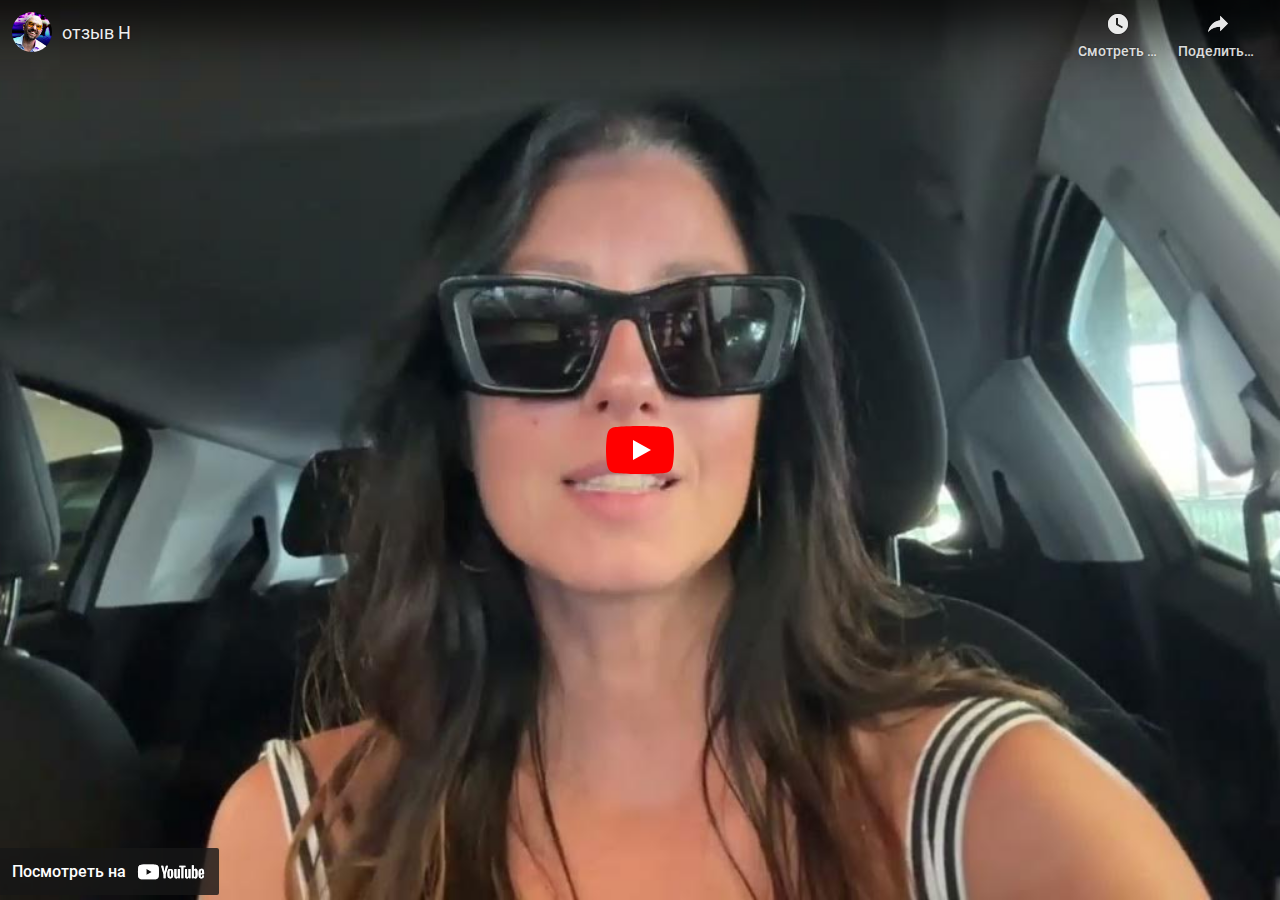
<file: index_1.html>
<!DOCTYPE html><html lang="ru" dir="ltr" data-cast-api-enabled="true" data-scrapbook-source="https://www.youtube.com/embed/BAX_Ii-hRYI?rel=0&amp;fmt=18&amp;html5=1&amp;showinfo=0"><head><meta charset="UTF-8"><meta name="viewport" content="width=device-width, initial-scale=1"><meta name="robots" content="noindex"><style name="www-roboto">@font-face{font-family:'Roboto';font-style:normal;font-weight:400;src:url("KFOmCnqEu92Fr1Mu72xKOzY.woff2")format('woff2');unicode-range:U+0460-052F,U+1C80-1C8A,U+20B4,U+2DE0-2DFF,U+A640-A69F,U+FE2E-FE2F;}@font-face{font-family:'Roboto';font-style:normal;font-weight:400;src:url("KFOmCnqEu92Fr1Mu5mxKOzY.woff2")format('woff2');unicode-range:U+0301,U+0400-045F,U+0490-0491,U+04B0-04B1,U+2116;}@font-face{font-family:'Roboto';font-style:normal;font-weight:400;src:url("KFOmCnqEu92Fr1Mu7mxKOzY.woff2")format('woff2');unicode-range:U+1F00-1FFF;}@font-face{font-family:'Roboto';font-style:normal;font-weight:400;src:url("KFOmCnqEu92Fr1Mu4WxKOzY.woff2")format('woff2');unicode-range:U+0370-0377,U+037A-037F,U+0384-038A,U+038C,U+038E-03A1,U+03A3-03FF;}@font-face{font-family:'Roboto';font-style:normal;font-weight:400;src:url("KFOmCnqEu92Fr1Mu7WxKOzY.woff2")format('woff2');unicode-range:U+0102-0103,U+0110-0111,U+0128-0129,U+0168-0169,U+01A0-01A1,U+01AF-01B0,U+0300-0301,U+0303-0304,U+0308-0309,U+0323,U+0329,U+1EA0-1EF9,U+20AB;}@font-face{font-family:'Roboto';font-style:normal;font-weight:400;src:url("KFOmCnqEu92Fr1Mu7GxKOzY.woff2")format('woff2');unicode-range:U+0100-02BA,U+02BD-02C5,U+02C7-02CC,U+02CE-02D7,U+02DD-02FF,U+0304,U+0308,U+0329,U+1D00-1DBF,U+1E00-1E9F,U+1EF2-1EFF,U+2020,U+20A0-20AB,U+20AD-20C0,U+2113,U+2C60-2C7F,U+A720-A7FF;}@font-face{font-family:'Roboto';font-style:normal;font-weight:400;src:url("KFOmCnqEu92Fr1Mu4mxK.woff2")format('woff2');unicode-range:U+0000-00FF,U+0131,U+0152-0153,U+02BB-02BC,U+02C6,U+02DA,U+02DC,U+0304,U+0308,U+0329,U+2000-206F,U+20AC,U+2122,U+2191,U+2193,U+2212,U+2215,U+FEFF,U+FFFD;}@font-face{font-family:'Roboto';font-style:normal;font-weight:500;src:url("KFOlCnqEu92Fr1MmEU9fCRc4EsA.woff2")format('woff2');unicode-range:U+0460-052F,U+1C80-1C8A,U+20B4,U+2DE0-2DFF,U+A640-A69F,U+FE2E-FE2F;}@font-face{font-family:'Roboto';font-style:normal;font-weight:500;src:url("KFOlCnqEu92Fr1MmEU9fABc4EsA.woff2")format('woff2');unicode-range:U+0301,U+0400-045F,U+0490-0491,U+04B0-04B1,U+2116;}@font-face{font-family:'Roboto';font-style:normal;font-weight:500;src:url("KFOlCnqEu92Fr1MmEU9fCBc4EsA.woff2")format('woff2');unicode-range:U+1F00-1FFF;}@font-face{font-family:'Roboto';font-style:normal;font-weight:500;src:url("KFOlCnqEu92Fr1MmEU9fBxc4EsA.woff2")format('woff2');unicode-range:U+0370-0377,U+037A-037F,U+0384-038A,U+038C,U+038E-03A1,U+03A3-03FF;}@font-face{font-family:'Roboto';font-style:normal;font-weight:500;src:url("KFOlCnqEu92Fr1MmEU9fCxc4EsA.woff2")format('woff2');unicode-range:U+0102-0103,U+0110-0111,U+0128-0129,U+0168-0169,U+01A0-01A1,U+01AF-01B0,U+0300-0301,U+0303-0304,U+0308-0309,U+0323,U+0329,U+1EA0-1EF9,U+20AB;}@font-face{font-family:'Roboto';font-style:normal;font-weight:500;src:url("KFOlCnqEu92Fr1MmEU9fChc4EsA.woff2")format('woff2');unicode-range:U+0100-02BA,U+02BD-02C5,U+02C7-02CC,U+02CE-02D7,U+02DD-02FF,U+0304,U+0308,U+0329,U+1D00-1DBF,U+1E00-1E9F,U+1EF2-1EFF,U+2020,U+20A0-20AB,U+20AD-20C0,U+2113,U+2C60-2C7F,U+A720-A7FF;}@font-face{font-family:'Roboto';font-style:normal;font-weight:500;src:url("KFOlCnqEu92Fr1MmEU9fBBc4.woff2")format('woff2');unicode-range:U+0000-00FF,U+0131,U+0152-0153,U+02BB-02BC,U+02C6,U+02DA,U+02DC,U+0304,U+0308,U+0329,U+2000-206F,U+20AC,U+2122,U+2191,U+2193,U+2212,U+2215,U+FEFF,U+FFFD;}</style><link rel="stylesheet" href="www-player.css" name="www-player"><style>html {overflow: hidden;}body {font: 12px Roboto, Arial, sans-serif; background-color: #000; color: #fff; height: 100%; width: 100%; overflow: hidden; position: absolute; margin: 0; padding: 0;}#player {width: 100%; height: 100%;}h1 {text-align: center; color: #fff;}h3 {margin-top: 6px; margin-bottom: 3px;}.player-unavailable {position: absolute; top: 0; left: 0; right: 0; bottom: 0; padding: 25px; font-size: 13px; background: url("urn:scrapbook:download:error:https://www.youtube.com/img/meh7.png") 50% 65% no-repeat;}.player-unavailable .message {text-align: left; margin: 0 -5px 15px; padding: 0 5px 14px; border-bottom: 1px solid #888; font-size: 19px; font-weight: normal;}.player-unavailable a {color: #167ac6; text-decoration: none;}</style><title>отзыв Н - YouTube</title><link rel="canonical" href="https://www.youtube.com/watch?v=BAX_Ii-hRYI"><link rel="shortcut icon" href="favicon.ico"></head><body class="date-20241031 ru_RU ltr  site-center-aligned site-as-giant-card webkit webkit-537" dir="ltr"><div id="player" style="width: 100%; height: 100%;"><div class="html5-video-player ytp-exp-bottom-control-flexbox ytp-modern-caption ytp-title-enable-channel-logo ytp-fine-scrubbing-exp ytp-embed ytp-embed-playlist unstarted-mode ytp-hide-controls ytp-large-width-mode" tabindex="-1" id="movie_player" data-version="/s/player/4e23410d/player_ias.vflset/ru_RU/base.js" aria-label="Проигрыватель YouTube"><div class="html5-video-container" data-layer="0"><video tabindex="-1" class="video-stream html5-main-video" webkit-playsinline="" playsinline="" controlslist="nodownload" style="width: 760px; height: 428px; left: 0px; top: -428px;"></video></div><div class="ytp-gradient-top" data-layer="1"></div><div class="ytp-chrome-top ytp-show-cards-title" data-layer="1"><div class="ytp-title-channel"><div class="ytp-title-beacon"></div><a class="ytp-title-channel-logo" target="_blank" role="link" tabindex="0" aria-label="Фотография автора канала &quot;Я искал счастье&quot;" style="background-image: url(&quot;channels4_profile.jpg&quot;);"></a><div class="ytp-title-expanded-overlay" aria-hidden="true"><div class="ytp-title-expanded-heading"><div class="ytp-title-expanded-title"><a target="_blank" tabindex="-1" aria-hidden="true">Я искал счастье</a></div><div class="ytp-title-expanded-subtitle" aria-hidden="true">322 подписчика</div></div><div class="ytp-button ytp-sb" aria-live="polite" style="display: none;"><div class="ytp-sb-subscribe" title="Подписаться как Дмитрий Кузнецов" aria-label="Подписаться на канал" data-tooltip-image="https://yt3.ggpht.com/yti/ANjgQV8PaM4fVpQb9WN0zyae3oiHl2ZHh91iBvDd1yXGexa7_A=s20-c" data-tooltip-opaque="true" tabindex="0" role="button"><div class="ytp-sb-text"><div class="ytp-sb-icon"></div>Подписаться</div></div><div class="ytp-sb-unsubscribe" title="Подписка оформлена в аккаунте Дмитрий Кузнецов" aria-label="Отменить подписку на канал" data-tooltip-image="https://yt3.ggpht.com/yti/ANjgQV8PaM4fVpQb9WN0zyae3oiHl2ZHh91iBvDd1yXGexa7_A=s20-c" data-tooltip-opaque="true" tabindex="0" role="button"><div class="ytp-sb-text"><div class="ytp-sb-icon"></div>Вы подписаны</div></div></div><button class="ytp-button ytp-title-notifications" aria-pressed="false" aria-label="Включить уведомления о новых видео на этом канале" style="display: none;"><div class="ytp-title-notifications-on" title="Отключить уведомления о новых видео на этом канале" aria-label="Уведомления о подписках включены"><svg fill="#fff" height="24px" viewBox="0 0 24 24" width="24px"><path d="M7.58 4.08L6.15 2.65C3.75 4.48 2.17 7.3 2.03 10.5h2c.15-2.65 1.51-4.97 3.55-6.42zm12.39 6.42h2c-.15-3.2-1.73-6.02-4.12-7.85l-1.42 1.43c2.02 1.45 3.39 3.77 3.54 6.42zM18 11c0-3.07-1.64-5.64-4.5-6.32V4c0-.83-.67-1.5-1.5-1.5s-1.5.67-1.5 1.5v.68C7.63 5.36 6 7.92 6 11v5l-2 2v1h16v-1l-2-2v-5zm-6 11c.14 0 .27-.01.4-.04.65-.14 1.18-.58 1.44-1.18.1-.24.15-.5.15-.78h-4c.01 1.1.9 2 2.01 2z"></path></svg></div><div class="ytp-title-notifications-off" title="Включить уведомления о новых видео на этом канале" aria-label="Уведомления о подписках включены"><svg fill="#fff" height="24px" viewBox="0 0 24 24" width="24px"><path d="M18 11c0-3.07-1.64-5.64-4.5-6.32V4c0-.83-.67-1.5-1.5-1.5s-1.5.67-1.5 1.5v.68C7.63 5.36 6 7.92 6 11v5l-2 2v1h16v-1l-2-2v-5zm-6 11c.14 0 .27-.01.4-.04.65-.14 1.18-.58 1.44-1.18.1-.24.15-.5.15-.78h-4c.01 1.1.9 2 2.01 2z"></path></svg></div></button></div></div><div class="ytp-title"><div class="ytp-title-text"><a class="ytp-title-link yt-uix-sessionlink" target="_blank" data-sessionlink="feature=player-title" tabindex="0" href="https://www.youtube.com/watch?v=BAX_Ii-hRYI">отзыв Н</a><div class="ytp-title-subtext"><a class="ytp-title-channel-name" target="_blank" href=""></a></div></div></div><div class="ytp-shorts-title-channel" style="display: none;"><a class="ytp-shorts-title-channel-logo" target="_blank" aria-label="Фотография автора канала &quot;Я искал счастье&quot;" style="background-image: url(&quot;channels4_profile.jpg&quot;);"></a><div class="ytp-shorts-title-expanded-heading"><div class="ytp-shorts-title-expanded-title"><a target="_blank" tabindex="0">Я искал счастье</a></div></div><div class="ytp-button ytp-sb" aria-live="polite"><div class="ytp-sb-subscribe" title="Подписаться как Дмитрий Кузнецов" aria-label="Подписаться на канал" data-tooltip-image="https://yt3.ggpht.com/yti/ANjgQV8PaM4fVpQb9WN0zyae3oiHl2ZHh91iBvDd1yXGexa7_A=s20-c" data-tooltip-opaque="true" tabindex="0" role="button"><div class="ytp-sb-text"><div class="ytp-sb-icon"></div>Подписаться</div></div><div class="ytp-sb-unsubscribe" title="Подписка оформлена в аккаунте Дмитрий Кузнецов" aria-label="Отменить подписку на канал" data-tooltip-image="https://yt3.ggpht.com/yti/ANjgQV8PaM4fVpQb9WN0zyae3oiHl2ZHh91iBvDd1yXGexa7_A=s20-c" data-tooltip-opaque="true" tabindex="0" role="button"><div class="ytp-sb-text"><div class="ytp-sb-icon"></div>Вы подписаны</div></div></div></div><div class="ytp-chrome-top-buttons"><button class="ytp-button ytp-search-button ytp-show-search-title" title="Поиск" data-tooltip-opaque="true" aria-label="Поиск" style="display: none;"><div class="ytp-search-icon"><svg height="100%" version="1.1" viewBox="0 0 24 24" width="100%"><path class="ytp-svg-fill" d="M21.24,19.83l-5.64-5.64C16.48,13.02,17,11.57,17,10c0-3.87-3.13-7-7-7s-7,3.13-7,7c0,3.87,3.13,7,7,7 c1.57,0,3.02-0.52,4.19-1.4l5.64,5.64L21.24,19.83z M5,10c0-2.76,2.24-5,5-5s5,2.24,5,5c0,2.76-2.24,5-5,5S5,12.76,5,10z"></path></svg></div><div class="ytp-search-title">Поиск</div></button><button class="ytp-watch-later-button ytp-button ytp-show-watch-later-title" data-tooltip-opaque="true" title="Смотреть позже как Дмитрий Кузнецов" data-tooltip-image="https://yt3.ggpht.com/yti/ANjgQV8PaM4fVpQb9WN0zyae3oiHl2ZHh91iBvDd1yXGexa7_A=s20-c" aria-label="Смотреть позже как Дмитрий Кузнецов"><div class="ytp-watch-later-icon"><svg height="100%" version="1.1" viewBox="0 0 36 36" width="100%"><use class="ytp-svg-shadow" xlink:href="#ytp-id-26"></use><path class="ytp-svg-fill" d="M18,8 C12.47,8 8,12.47 8,18 C8,23.52 12.47,28 18,28 C23.52,28 28,23.52 28,18 C28,12.47 23.52,8 18,8 L18,8 Z M16,19.02 L16,12.00 L18,12.00 L18,17.86 L23.10,20.81 L22.10,22.54 L16,19.02 Z" id="ytp-id-26"></path></svg></div><div class="ytp-watch-later-title">Смотреть позже</div></button><button class="ytp-button ytp-share-button ytp-show-share-title ytp-share-button-visible" title="Поделиться" aria-haspopup="true" aria-owns="ytp-id-25" data-tooltip-opaque="true" aria-label="Поделиться"><div class="ytp-share-icon"><svg height="100%" version="1.1" viewBox="0 0 36 36" width="100%"><use class="ytp-svg-shadow" xlink:href="#ytp-id-27"></use><path class="ytp-svg-fill" d="m 20.20,14.19 0,-4.45 7.79,7.79 -7.79,7.79 0,-4.56 C 16.27,20.69 12.10,21.81 9.34,24.76 8.80,25.13 7.60,27.29 8.12,25.65 9.08,21.32 11.80,17.18 15.98,15.38 c 1.33,-0.60 2.76,-0.98 4.21,-1.19 z" id="ytp-id-27"></path></svg></div><div class="ytp-share-title">Поделиться</div></button><button class="ytp-button ytp-copylink-button ytp-show-copylink-title" data-tooltip-opaque="true" title="Копировать ссылку" aria-label="Копировать ссылку" style="display: none;"><div class="ytp-copylink-icon"><svg height="100%" version="1.1" viewBox="0 0 36 36" width="100%"><use class="ytp-svg-shadow" xlink:href="#ytp-id-28"></use><path class="ytp-svg-fill" d="M21.9,8.3H11.3c-0.9,0-1.7,.8-1.7,1.7v12.3h1.7V10h10.6V8.3z M24.6,11.8h-9.7c-1,0-1.8,.8-1.8,1.8v12.3  c0,1,.8,1.8,1.8,1.8h9.7c1,0,1.8-0.8,1.8-1.8V13.5C26.3,12.6,25.5,11.8,24.6,11.8z M24.6,25.9h-9.7V13.5h9.7V25.9z" id="ytp-id-28"></path></svg></div><div class="ytp-copylink-title" aria-hidden="true">Копировать ссылку</div></button><button class="ytp-playlist-menu-button ytp-button" aria-owns="ytp-id-22" aria-haspopup="true" aria-label="Плейлист" style="display: none;"><div class="ytp-playlist-menu-button-icon"><svg height="100%" version="1.1" viewBox="0 0 36 36" width="100%"><use class="ytp-svg-shadow" xlink:href="#ytp-id-23"></use><path d="m 22.53,21.42 0,6.85 5.66,-3.42 -5.66,-3.42 0,0 z m -11.33,0 9.06,0 0,2.28 -9.06,0 0,-2.28 0,0 z m 0,-9.14 13.6,0 0,2.28 -13.6,0 0,-2.28 0,0 z m 0,4.57 13.6,0 0,2.28 -13.6,0 0,-2.28 0,0 z" fill="#fff" id="ytp-id-23"></path></svg></div><div class="ytp-playlist-menu-button-text"></div></button><button class="ytp-button ytp-cards-button" aria-label="Показать подсказки" aria-owns="iv-drawer" aria-haspopup="true" data-tooltip-opaque="true" style="display: none;"><span class="ytp-cards-button-icon-default"><div class="ytp-cards-button-icon"><svg height="100%" version="1.1" viewBox="0 0 36 36" width="100%"><use class="ytp-svg-shadow" xlink:href="#ytp-id-2"></use><path class="ytp-svg-fill" d="M18,8 C12.47,8 8,12.47 8,18 C8,23.52 12.47,28 18,28 C23.52,28 28,23.52 28,18 C28,12.47 23.52,8 18,8 L18,8 Z M17,16 L19,16 L19,24 L17,24 L17,16 Z M17,12 L19,12 L19,14 L17,14 L17,12 Z" id="ytp-id-2"></path></svg></div><div class="ytp-cards-button-title">О видео</div></span><span class="ytp-cards-button-icon-shopping"><div class="ytp-cards-button-icon"><svg height="100%" version="1.1" viewBox="0 0 36 36" width="100%"><path class="ytp-svg-shadow" d="M 27.99,18 A 9.99,9.99 0 1 1 8.00,18 9.99,9.99 0 1 1 27.99,18 z"></path><path class="ytp-svg-fill" d="M 18,8 C 12.47,8 8,12.47 8,18 8,23.52 12.47,28 18,28 23.52,28 28,23.52 28,18 28,12.47 23.52,8 18,8 z m -4.68,4 4.53,0 c .35,0 .70,.14 .93,.37 l 5.84,5.84 c .23,.23 .37,.58 .37,.93 0,.35 -0.13,.67 -0.37,.90 L 20.06,24.62 C 19.82,24.86 19.51,25 19.15,25 c -0.35,0 -0.70,-0.14 -0.93,-0.37 L 12.37,18.78 C 12.13,18.54 12,18.20 12,17.84 L 12,13.31 C 12,12.59 12.59,12 13.31,12 z m .96,1.31 c -0.53,0 -0.96,.42 -0.96,.96 0,.53 .42,.96 .96,.96 .53,0 .96,-0.42 .96,-0.96 0,-0.53 -0.42,-0.96 -0.96,-0.96 z" fill-opacity="1"></path><path class="ytp-svg-shadow-fill" d="M 24.61,18.22 18.76,12.37 C 18.53,12.14 18.20,12 17.85,12 H 13.30 C 12.58,12 12,12.58 12,13.30 V 17.85 c 0,.35 .14,.68 .38,.92 l 5.84,5.85 c .23,.23 .55,.37 .91,.37 .35,0 .68,-0.14 .91,-0.38 L 24.61,20.06 C 24.85,19.83 25,19.50 25,19.15 25,18.79 24.85,18.46 24.61,18.22 z M 14.27,15.25 c -0.53,0 -0.97,-0.43 -0.97,-0.97 0,-0.53 .43,-0.97 .97,-0.97 .53,0 .97,.43 .97,.97 0,.53 -0.43,.97 -0.97,.97 z" fill="#000" fill-opacity="0.15"></path></svg></div><div class="ytp-cards-button-title">Покупки</div></span></button><div class="ytp-cards-teaser" style="display: none;"><div class="ytp-cards-teaser-box"></div><div class="ytp-cards-teaser-text"><span class="ytp-cards-teaser-label"></span></div></div><button class="ytp-button ytp-overflow-button" title="Другие параметры" aria-haspopup="true" aria-owns="ytp-id-29" aria-label="Другие параметры"><div class="ytp-overflow-icon"><svg height="100%" viewBox="-5 -5 36 36" width="100%"><path d="M12 8c1.1 0 2-.9 2-2s-.9-2-2-2-2 .9-2 2 .9 2 2 2zm0 2c-1.1 0-2 .9-2 2s.9 2 2 2 2-.9 2-2-.9-2-2-2zm0 6c-1.1 0-2 .9-2 2s.9 2 2 2 2-.9 2-2-.9-2-2-2z" fill="#fff"></path></svg></div></button></div></div><button class="ytp-unmute ytp-popup ytp-button ytp-unmute-animated ytp-unmute-shrink" data-layer="2" style="display: none;"><div class="ytp-unmute-inner"><div class="ytp-unmute-icon"><svg height="100%" version="1.1" viewBox="0 0 36 36" width="100%"><use class="ytp-svg-shadow" xlink:href="#ytp-id-1"></use><path class="ytp-svg-fill" d="m 21.48,17.98 c 0,-1.77 -1.02,-3.29 -2.5,-4.03 v 2.21 l 2.45,2.45 c .03,-0.2 .05,-0.41 .05,-0.63 z m 2.5,0 c 0,.94 -0.2,1.82 -0.54,2.64 l 1.51,1.51 c .66,-1.24 1.03,-2.65 1.03,-4.15 0,-4.28 -2.99,-7.86 -7,-8.76 v 2.05 c 2.89,.86 5,3.54 5,6.71 z M 9.25,8.98 l -1.27,1.26 4.72,4.73 H 7.98 v 6 H 11.98 l 5,5 v -6.73 l 4.25,4.25 c -0.67,.52 -1.42,.93 -2.25,1.18 v 2.06 c 1.38,-0.31 2.63,-0.95 3.69,-1.81 l 2.04,2.05 1.27,-1.27 -9,-9 -7.72,-7.72 z m 7.72,.99 -2.09,2.08 2.09,2.09 V 9.98 z" id="ytp-id-1"></path></svg></div><div class="ytp-unmute-text">Включить звук</div><div class="ytp-unmute-box"></div></div></button><div class="ytp-cued-thumbnail-overlay" data-layer="4" style=""><div class="ytp-cued-thumbnail-overlay-image" style="background-image: url(&quot;maxresdefault.jpg&quot;);"></div><button class="ytp-large-play-button ytp-button ytp-large-play-button-red-bg" aria-label="Смотреть" title="Смотреть"><svg height="100%" version="1.1" viewBox="0 0 68 48" width="100%"><path class="ytp-large-play-button-bg" d="M66.52,7.74c-0.78-2.93-2.49-5.41-5.42-6.19C55.79,.13,34,0,34,0S12.21,.13,6.9,1.55 C3.97,2.33,2.27,4.81,1.48,7.74C0.06,13.05,0,24,0,24s0.06,10.95,1.48,16.26c0.78,2.93,2.49,5.41,5.42,6.19 C12.21,47.87,34,48,34,48s21.79-0.13,27.1-1.55c2.93-0.78,4.64-3.26,5.42-6.19C67.94,34.95,68,24,68,24S67.94,13.05,66.52,7.74z" fill="#f00"></path><path d="M 45,24 27,14 27,34" fill="#fff"></path></svg></button></div><div class="ytp-spinner" data-layer="4" style="display: none;"><div class="ytp-spinner-container"><div class="ytp-spinner-rotator"><div class="ytp-spinner-left"><div class="ytp-spinner-circle"></div></div><div class="ytp-spinner-right"><div class="ytp-spinner-circle"></div></div></div></div><div class="ytp-spinner-message" style="display: none;">Подождите немного. Если воспроизведение так и не начнется, перезагрузите устройство.</div></div><div class="ytp-paid-content-overlay" aria-live="assertive" aria-atomic="true" data-layer="4"><div class="ytp-button ytp-paid-content-overlay-text" style="display: none;"></div></div><div class="ytp-storyboard-framepreview" data-layer="4" style="display: none;"><div class="ytp-storyboard-framepreview-timestamp"></div><div class="ytp-storyboard-framepreview-img"></div></div><div data-layer="4" style="display: none;"><div class="ytp-bezel-text-wrapper"><div class="ytp-bezel-text"></div></div><div class="ytp-bezel" role="status"><div class="ytp-bezel-icon"></div></div></div><div class="ytp-doubletap-ui-legacy" data-layer="4" style="display: none;"><div class="ytp-doubletap-fast-forward-ve"></div><div class="ytp-doubletap-rewind-ve"></div><div class="ytp-doubletap-static-circle"><div class="ytp-doubletap-ripple"></div></div><div class="ytp-doubletap-overlay-a11y"></div><div class="ytp-doubletap-seek-info-container"><div class="ytp-doubletap-arrows-container"><span class="ytp-doubletap-base-arrow"></span><span class="ytp-doubletap-base-arrow"></span><span class="ytp-doubletap-base-arrow"></span></div><div class="ytp-doubletap-tooltip"><div class="ytp-seek-icon-text-container"><div class="ytp-seek-icon"></div><div class="ytp-chapter-seek-text-legacy"></div></div><div class="ytp-doubletap-tooltip-label"></div></div></div></div><div aria-live="polite" data-layer="4" style="display: none;"><div class="ytp-tooltip-text-wrapper"><div class="ytp-tooltip-edu"><svg height="100%" viewBox="0 0 36 36" width="100%"><path d="M14.1 36.75 12 34.65 24 22.65 36 34.65 33.9 36.75 24 26.85ZM14.1 24.1 12 22 24 10 36 22 33.9 24.1 24 14.2Z"></path></svg><span></span></div><div class="ytp-tooltip-image"></div><div class="ytp-tooltip-title"><span></span></div><span class="ytp-tooltip-text"></span></div><div class="ytp-tooltip-bg"><div class="ytp-tooltip-duration"></div></div></div><div class="ytp-suggested-action" data-layer="4"><button class="ytp-button ytp-suggested-action-badge ytp-suggested-action-badge-with-controls" style="display: none;"><div class="ytp-suggested-action-badge-icon-container"></div><div class="ytp-suggested-action-badge-expanded-content-container" style="display: none;"><label class="ytp-suggested-action-badge-title"></label><button class="ytp-suggested-action-badge-dismiss-button-icon ytp-button"></button></div></button></div><div class="ytp-info-panel-preview" aria-live="assertive" aria-atomic="true" aria-owns="ytp-id-30" aria-haspopup="true" data-tooltip-opaque="true" data-layer="4" style="display: none;"><div class="ytp-info-panel-preview-text"></div><div class="ytp-info-panel-preview-chevron"></div></div><div class="ytp-pause-overlay-container" tabindex="-1" data-layer="4"><div class="ytp-pause-overlay" tabindex="-1" style="display: none;"><button class="ytp-button ytp-collapse" aria-label="Скрыть рекомендации"><div class="ytp-collapse-icon"><svg height="100%" viewBox="0 0 16 16" width="100%"><path d="M13 4L12 3 8 7 4 3 3 4 7 8 3 12 4 13 8 9 12 13 13 12 9 8z" fill="#fff"></path></svg></div></button><button class="ytp-button ytp-expand">Показать другие видео</button><div class="ytp-more-videos-view ytp-scroll-min ytp-scroll-max" tabindex="-1"><h2 class="ytp-related-title">Показать другие видео</h2><div class="ytp-suggestions" style="height: 94px;"><a class="ytp-suggestion-link" target="_blank" style="transition-delay: 0s; display: none;"><div class="ytp-suggestion-image" style="width: 167.5px; height: 94px;"></div><div class="ytp-suggestion-overlay" style=""><div class="ytp-suggestion-title"></div><div class="ytp-suggestion-author"></div><div class="ytp-suggestion-duration"></div></div></a><a class="ytp-suggestion-link" target="_blank" style="transition-delay: 0.05s; display: none;"><div class="ytp-suggestion-image" style="width: 167.5px; height: 94px;"></div><div class="ytp-suggestion-overlay" style=""><div class="ytp-suggestion-title"></div><div class="ytp-suggestion-author"></div><div class="ytp-suggestion-duration"></div></div></a><a class="ytp-suggestion-link" target="_blank" style="transition-delay: 0.1s; display: none;"><div class="ytp-suggestion-image" style="width: 167.5px; height: 94px;"></div><div class="ytp-suggestion-overlay" style=""><div class="ytp-suggestion-title"></div><div class="ytp-suggestion-author"></div><div class="ytp-suggestion-duration"></div></div></a><a class="ytp-suggestion-link" target="_blank" style="transition-delay: 0.15s; display: none;"><div class="ytp-suggestion-image" style="width: 167.5px; height: 94px;"></div><div class="ytp-suggestion-overlay" style=""><div class="ytp-suggestion-title"></div><div class="ytp-suggestion-author"></div><div class="ytp-suggestion-duration"></div></div></a><a class="ytp-suggestion-link" target="_blank" style="transition-delay: 0.2s; display: none;"><div class="ytp-suggestion-image" style="width: 167.5px; height: 94px;"></div><div class="ytp-suggestion-overlay" style=""><div class="ytp-suggestion-title"></div><div class="ytp-suggestion-author"></div><div class="ytp-suggestion-duration"></div></div></a><a class="ytp-suggestion-link" target="_blank" style="transition-delay: 0.25s; display: none;"><div class="ytp-suggestion-image" style="width: 167.5px; height: 94px;"></div><div class="ytp-suggestion-overlay" style=""><div class="ytp-suggestion-title"></div><div class="ytp-suggestion-author"></div><div class="ytp-suggestion-duration"></div></div></a><a class="ytp-suggestion-link" target="_blank" style="transition-delay: 0.3s; display: none;"><div class="ytp-suggestion-image" style="width: 167.5px; height: 94px;"></div><div class="ytp-suggestion-overlay" style=""><div class="ytp-suggestion-title"></div><div class="ytp-suggestion-author"></div><div class="ytp-suggestion-duration"></div></div></a><a class="ytp-suggestion-link" target="_blank" style="transition-delay: 0.35s; display: none;"><div class="ytp-suggestion-image" style="width: 167.5px; height: 94px;"></div><div class="ytp-suggestion-overlay" style=""><div class="ytp-suggestion-title"></div><div class="ytp-suggestion-author"></div><div class="ytp-suggestion-duration"></div></div></a><a class="ytp-suggestion-link" target="_blank" style="transition-delay: 0.4s; display: none;"><div class="ytp-suggestion-image" style="width: 167.5px; height: 94px;"></div><div class="ytp-suggestion-overlay" style=""><div class="ytp-suggestion-title"></div><div class="ytp-suggestion-author"></div><div class="ytp-suggestion-duration"></div></div></a><a class="ytp-suggestion-link" target="_blank" style="transition-delay: 0.45s; display: none;"><div class="ytp-suggestion-image" style="width: 167.5px; height: 94px;"></div><div class="ytp-suggestion-overlay" style=""><div class="ytp-suggestion-title"></div><div class="ytp-suggestion-author"></div><div class="ytp-suggestion-duration"></div></div></a><a class="ytp-suggestion-link" target="_blank" style="transition-delay: 0.5s; display: none;"><div class="ytp-suggestion-image" style="width: 167.5px; height: 94px;"></div><div class="ytp-suggestion-overlay" style=""><div class="ytp-suggestion-title"></div><div class="ytp-suggestion-author"></div><div class="ytp-suggestion-duration"></div></div></a><a class="ytp-suggestion-link" target="_blank" style="transition-delay: 0.55s; display: none;"><div class="ytp-suggestion-image" style="width: 167.5px; height: 94px;"></div><div class="ytp-suggestion-overlay" style=""><div class="ytp-suggestion-title"></div><div class="ytp-suggestion-author"></div><div class="ytp-suggestion-duration"></div></div></a><a class="ytp-suggestion-link" target="_blank" style="transition-delay: 0.6s; display: none;"><div class="ytp-suggestion-image" style="width: 167.5px; height: 94px;"></div><div class="ytp-suggestion-overlay" style=""><div class="ytp-suggestion-title"></div><div class="ytp-suggestion-author"></div><div class="ytp-suggestion-duration"></div></div></a><a class="ytp-suggestion-link" target="_blank" style="transition-delay: 0.65s; display: none;"><div class="ytp-suggestion-image" style="width: 167.5px; height: 94px;"></div><div class="ytp-suggestion-overlay" style=""><div class="ytp-suggestion-title"></div><div class="ytp-suggestion-author"></div><div class="ytp-suggestion-duration"></div></div></a><a class="ytp-suggestion-link" target="_blank" style="transition-delay: 0.7s; display: none;"><div class="ytp-suggestion-image" style="width: 167.5px; height: 94px;"></div><div class="ytp-suggestion-overlay" style=""><div class="ytp-suggestion-title"></div><div class="ytp-suggestion-author"></div><div class="ytp-suggestion-duration"></div></div></a><a class="ytp-suggestion-link" target="_blank" style="transition-delay: 0.75s; display: none;"><div class="ytp-suggestion-image" style="width: 167.5px; height: 94px;"></div><div class="ytp-suggestion-overlay" style=""><div class="ytp-suggestion-title"></div><div class="ytp-suggestion-author"></div><div class="ytp-suggestion-duration"></div></div></a></div><button class="ytp-button ytp-previous" aria-label="Показать предыдущие рекомендации" style="bottom: 63px;"><svg height="100%" version="1.1" viewBox="0 0 32 32" width="100%"><path d="M 19.41,20.09 14.83,15.5 19.41,10.91 18,9.5 l -6,6 6,6 z" fill="#fff"></path></svg></button><button class="ytp-button ytp-next" aria-label="Показать следующие рекомендации" style="bottom: 63px;"><svg height="100%" version="1.1" viewBox="0 0 32 32" width="100%"><path d="m 12.59,20.34 4.58,-4.59 -4.58,-4.59 1.41,-1.41 6,6 -6,6 z" fill="#fff"></path></svg></button></div></div></div><div class="ytp-muted-autoplay-overlay" data-layer="4" style="display: none;"><div class="ytp-muted-autoplay-bottom-buttons"><button class="ytp-muted-autoplay-equalizer ytp-button" aria-label="Индикатор воспроизведения без звука"><div class="ytp-muted-autoplay-equalizer-icon"><svg height="100%" version="1.1" viewBox="-4 -4 24 24" width="100%"><g fill="#fff"><rect class="ytp-equalizer-bar-left" height="9" width="4" x="1" y="7"></rect><rect class="ytp-equalizer-bar-middle" height="14" width="4" x="6" y="2"></rect><rect class="ytp-equalizer-bar-right" height="12" width="4" x="11" y="4"></rect></g></svg></div></button></div></div><div class="ytp-muted-autoplay-endscreen-overlay" data-layer="4" style="display: none;"><div class="ytp-muted-autoplay-end-panel"><button class="ytp-muted-autoplay-end-text ytp-button"></button></div></div><div class="ytp-remote" data-layer="4" style="display: none;"><div class="ytp-remote-display-status"><div class="ytp-remote-display-status-icon"><svg height="100%" version="1.1" viewBox="0 0 36 36" width="100%"><use class="ytp-svg-shadow" xlink:href="#ytp-id-33"></use><path d="M7,24 L7,27 L10,27 C10,25.34 8.66,24 7,24 L7,24 Z M7,20 L7,22 C9.76,22 12,24.24 12,27 L14,27 C14,23.13 10.87,20 7,20 L7,20 Z M25,13 L11,13 L11,14.63 C14.96,15.91 18.09,19.04 19.37,23 L25,23 L25,13 L25,13 Z M7,16 L7,18 C11.97,18 16,22.03 16,27 L18,27 C18,20.92 13.07,16 7,16 L7,16 Z M27,9 L9,9 C7.9,9 7,9.9 7,11 L7,14 L9,14 L9,11 L27,11 L27,25 L20,25 L20,27 L27,27 C28.1,27 29,26.1 29,25 L29,11 C29,9.9 28.1,9 27,9 L27,9 Z" fill="#fff" id="ytp-id-33"></path></svg></div><div class="ytp-remote-display-status-text"></div></div></div><div class="ytp-mdx-popup-dialog" role="dialog" data-layer="4" style="display: none;"><div class="ytp-mdx-popup-dialog-inner-content"><div class="ytp-mdx-popup-title">Вы вышли из аккаунта</div><div class="ytp-mdx-popup-description">Ролики, которые вы посмотрите, могут быть добавлены в историю просмотра на телевизоре, что скажется на рекомендациях. Чтобы этого избежать, выберите "Отмена" и войдите в аккаунт на компьютере.</div><div class="ytp-mdx-privacy-popup-buttons"><button class="ytp-button ytp-mdx-privacy-popup-cancel">Отмена</button><button class="ytp-button ytp-mdx-privacy-popup-confirm">ОК</button></div></div></div><div class="ytp-playlist-menu" role="dialog" id="ytp-id-22" data-layer="5" style="display: none;"><div class="ytp-playlist-menu-header"><div class="ytp-playlist-menu-title"><a class="ytp-playlist-menu-title-name"></a><button class="ytp-playlist-menu-close ytp-button" aria-label="Закрыть"><svg height="100%" viewBox="0 0 24 24" width="100%"><path d="M19 6.41L17.59 5 12 10.59 6.41 5 5 6.41 10.59 12 5 17.59 6.41 19 12 13.41 17.59 19 19 17.59 13.41 12z" fill="#fff"></path></svg></button></div><div class="ytp-playlist-menu-subtitle"></div></div><div class="ytp-playlist-menu-items" role="menu"></div></div><div class="ytp-share-panel" id="ytp-id-25" role="dialog" aria-labelledby="ytp-id-24" data-layer="5" style="display: none;"><div class="ytp-share-panel-inner-content"><div class="ytp-share-panel-title" id="ytp-id-24">Поделиться</div><a class="ytp-share-panel-link ytp-no-contextmenu" target="_blank" title="Поделиться ссылкой" aria-label="Поделиться ссылкой"></a><label class="ytp-share-panel-include-playlist"><input class="ytp-share-panel-include-playlist-checkbox" type="checkbox" checked="true">В составе плейлиста</label><div class="ytp-share-panel-loading-spinner"><div class="ytp-spinner-container"><div class="ytp-spinner-rotator"><div class="ytp-spinner-left"><div class="ytp-spinner-circle"></div></div><div class="ytp-spinner-right"><div class="ytp-spinner-circle"></div></div></div></div></div><div class="ytp-share-panel-service-buttons"></div><div class="ytp-share-panel-error">Ошибка. Повторите попытку позже.</div></div><button class="ytp-share-panel-close ytp-button" title="Закрыть" aria-label="Закрыть"><svg height="100%" viewBox="0 0 24 24" width="100%"><path d="M19 6.41L17.59 5 12 10.59 6.41 5 5 6.41 10.59 12 5 17.59 6.41 19 12 13.41 17.59 19 19 17.59 13.41 12z" fill="#fff"></path></svg></button></div><div class="ytp-overflow-panel" id="ytp-id-29" role="dialog" data-layer="5" style="display: none;"><div class="ytp-overflow-panel-content"><div class="ytp-overflow-panel-action-buttons"></div></div><button class="ytp-overflow-panel-close ytp-button" title="Закрыть" aria-label="Закрыть"><svg height="100%" viewBox="0 0 24 24" width="100%"><path d="M19 6.41L17.59 5 12 10.59 6.41 5 5 6.41 10.59 12 5 17.59 6.41 19 12 13.41 17.59 19 19 17.59 13.41 12z" fill="#fff"></path></svg></button></div><div class="ytp-info-panel-detail-skrim" data-layer="5" style="display: none;"><div class="ytp-info-panel-detail" role="dialog" id="ytp-id-30"><div class="ytp-info-panel-detail-header"><div class="ytp-info-panel-detail-title"></div><button class="ytp-info-panel-detail-close ytp-button" aria-label="Закрыть"><svg height="100%" viewBox="0 0 24 24" width="100%"><path d="M19 6.41L17.59 5 12 10.59 6.41 5 5 6.41 10.59 12 5 17.59 6.41 19 12 13.41 17.59 19 19 17.59 13.41 12z" fill="#fff"></path></svg></button></div><div class="ytp-info-panel-detail-body"></div><div class="ytp-info-panel-detail-items"></div></div></div><div class="ytp-popup ytp-settings-menu" data-layer="6" id="ytp-id-17" style="display: none;"><div class="ytp-panel"><div class="ytp-panel-menu" role="menu"></div></div></div><a class="ytp-impression-link" aria-label="Посмотреть на YouTube" target="_blank" href="https://www.youtube.com/watch?v=BAX_Ii-hRYI&amp;embeds_referring_euri=http%3A%2F%2Faffmark.tilda.ws%2F" data-layer="8"><div class="ytp-impression-link-content" aria-hidden="true"><div class="ytp-impression-link-text">Посмотреть на</div><div class="ytp-impression-link-logo"><svg height="100%" version="1.1" viewBox="0 0 110 26" width="100%"><use class="ytp-svg-shadow" xlink:href="#ytp-id-32"></use><path class="ytp-svg-fill" d="M 16.68,.99 C 13.55,1.03 7.02,1.16 4.99,1.68 c -1.49,.4 -2.59,1.6 -2.99,3 -0.69,2.7 -0.68,8.31 -0.68,8.31 0,0 -0.01,5.61 .68,8.31 .39,1.5 1.59,2.6 2.99,3 2.69,.7 13.40,.68 13.40,.68 0,0 10.70,.01 13.40,-0.68 1.5,-0.4 2.59,-1.6 2.99,-3 .69,-2.7 .68,-8.31 .68,-8.31 0,0 .11,-5.61 -0.68,-8.31 -0.4,-1.5 -1.59,-2.6 -2.99,-3 C 29.11,.98 18.40,.99 18.40,.99 c 0,0 -0.67,-0.01 -1.71,0 z m 72.21,.90 0,21.28 2.78,0 .31,-1.37 .09,0 c .3,.5 .71,.88 1.21,1.18 .5,.3 1.08,.40 1.68,.40 1.1,0 1.99,-0.49 2.49,-1.59 .5,-1.1 .81,-2.70 .81,-4.90 l 0,-2.40 c 0,-1.6 -0.11,-2.90 -0.31,-3.90 -0.2,-0.89 -0.5,-1.59 -1,-2.09 -0.5,-0.4 -1.10,-0.59 -1.90,-0.59 -0.59,0 -1.18,.19 -1.68,.49 -0.49,.3 -1.01,.80 -1.21,1.40 l 0,-7.90 -3.28,0 z m -49.99,.78 3.90,13.90 .18,6.71 3.31,0 0,-6.71 3.87,-13.90 -3.37,0 -1.40,6.31 c -0.4,1.89 -0.71,3.19 -0.81,3.99 l -0.09,0 c -0.2,-1.1 -0.51,-2.4 -0.81,-3.99 l -1.37,-6.31 -3.40,0 z m 29.59,0 0,2.71 3.40,0 0,17.90 3.28,0 0,-17.90 3.40,0 c 0,0 .00,-2.71 -0.09,-2.71 l -9.99,0 z m -53.49,5.12 8.90,5.18 -8.90,5.09 0,-10.28 z m 89.40,.09 c -1.7,0 -2.89,.59 -3.59,1.59 -0.69,.99 -0.99,2.60 -0.99,4.90 l 0,2.59 c 0,2.2 .30,3.90 .99,4.90 .7,1.1 1.8,1.59 3.5,1.59 1.4,0 2.38,-0.3 3.18,-1 .7,-0.7 1.09,-1.69 1.09,-3.09 l 0,-0.5 -2.90,-0.21 c 0,1 -0.08,1.6 -0.28,2 -0.1,.4 -0.5,.62 -1,.62 -0.3,0 -0.61,-0.11 -0.81,-0.31 -0.2,-0.3 -0.30,-0.59 -0.40,-1.09 -0.1,-0.5 -0.09,-1.21 -0.09,-2.21 l 0,-0.78 5.71,-0.09 0,-2.62 c 0,-1.6 -0.10,-2.78 -0.40,-3.68 -0.2,-0.89 -0.71,-1.59 -1.31,-1.99 -0.7,-0.4 -1.48,-0.59 -2.68,-0.59 z m -50.49,.09 c -1.09,0 -2.01,.18 -2.71,.68 -0.7,.4 -1.2,1.12 -1.49,2.12 -0.3,1 -0.5,2.27 -0.5,3.87 l 0,2.21 c 0,1.5 .10,2.78 .40,3.78 .2,.9 .70,1.62 1.40,2.12 .69,.5 1.71,.68 2.81,.78 1.19,0 2.08,-0.28 2.78,-0.68 .69,-0.4 1.09,-1.09 1.49,-2.09 .39,-1 .49,-2.30 .49,-3.90 l 0,-2.21 c 0,-1.6 -0.2,-2.87 -0.49,-3.87 -0.3,-0.89 -0.8,-1.62 -1.49,-2.12 -0.7,-0.5 -1.58,-0.68 -2.68,-0.68 z m 12.18,.09 0,11.90 c -0.1,.3 -0.29,.48 -0.59,.68 -0.2,.2 -0.51,.31 -0.81,.31 -0.3,0 -0.58,-0.10 -0.68,-0.40 -0.1,-0.3 -0.18,-0.70 -0.18,-1.40 l 0,-10.99 -3.40,0 0,11.21 c 0,1.4 .18,2.39 .68,3.09 .49,.7 1.21,1 2.21,1 1.4,0 2.48,-0.69 3.18,-2.09 l .09,0 .31,1.78 2.59,0 0,-14.99 c 0,0 -3.40,.00 -3.40,-0.09 z m 17.31,0 0,11.90 c -0.1,.3 -0.29,.48 -0.59,.68 -0.2,.2 -0.51,.31 -0.81,.31 -0.3,0 -0.58,-0.10 -0.68,-0.40 -0.1,-0.3 -0.21,-0.70 -0.21,-1.40 l 0,-10.99 -3.40,0 0,11.21 c 0,1.4 .21,2.39 .71,3.09 .5,.7 1.18,1 2.18,1 1.39,0 2.51,-0.69 3.21,-2.09 l .09,0 .28,1.78 2.62,0 0,-14.99 c 0,0 -3.40,.00 -3.40,-0.09 z m 20.90,2.09 c .4,0 .58,.11 .78,.31 .2,.3 .30,.59 .40,1.09 .1,.5 .09,1.21 .09,2.21 l 0,1.09 -2.5,0 0,-1.09 c 0,-1 -0.00,-1.71 .09,-2.21 0,-0.4 .11,-0.8 .31,-1 .2,-0.3 .51,-0.40 .81,-0.40 z m -50.49,.12 c .5,0 .8,.18 1,.68 .19,.5 .28,1.30 .28,2.40 l 0,4.68 c 0,1.1 -0.08,1.90 -0.28,2.40 -0.2,.5 -0.5,.68 -1,.68 -0.5,0 -0.79,-0.18 -0.99,-0.68 -0.2,-0.5 -0.31,-1.30 -0.31,-2.40 l 0,-4.68 c 0,-1.1 .11,-1.90 .31,-2.40 .2,-0.5 .49,-0.68 .99,-0.68 z m 39.68,.09 c .3,0 .61,.10 .81,.40 .2,.3 .27,.67 .37,1.37 .1,.6 .12,1.51 .12,2.71 l .09,1.90 c 0,1.1 .00,1.99 -0.09,2.59 -0.1,.6 -0.19,1.08 -0.49,1.28 -0.2,.3 -0.50,.40 -0.90,.40 -0.3,0 -0.51,-0.08 -0.81,-0.18 -0.2,-0.1 -0.39,-0.29 -0.59,-0.59 l 0,-8.5 c .1,-0.4 .29,-0.7 .59,-1 .3,-0.3 .60,-0.40 .90,-0.40 z" id="ytp-id-32"></path></svg></div></div></a><div class="ytp-gradient-bottom" data-layer="9" style="height: 173px; background-image: url(&quot;63d46aaa74c5d45733f30f080b22a602e5ef450b.png&quot;); display: none;"></div><div class="ytp-chrome-bottom" data-layer="9" style="display: none; width: 736px; left: 12px;"><div class="ytp-progress-bar-container"><div class="ytp-heat-map-container"><div class="ytp-heat-map-edu"></div></div><div class="ytp-progress-bar" tabindex="0" role="slider" aria-label="Ползунок поиска" draggable="true" aria-valuemin="0" aria-valuemax="0" aria-valuenow="0" aria-valuetext="0 мин. 0 сек. (общая длительность 0 мин. 0 сек.)" style="touch-action: none;"><div class="ytp-chapters-container"><div class="ytp-chapter-hover-container" style="width: 736px;"><div class="ytp-progress-bar-padding"></div><div class="ytp-progress-list"><div class="ytp-play-progress ytp-swatch-background-color" style="left: 0px; transform: scaleX(0);"></div><div class="ytp-progress-linear-live-buffer"></div><div class="ytp-load-progress" style="left: 0px; transform: scaleX(0);"></div><div class="ytp-hover-progress"></div><div class="ytp-ad-progress-list"></div></div></div></div><div class="ytp-timed-markers-container"></div><div class="ytp-clip-start-exclude" style="width: 0%;"></div><div class="ytp-clip-end-exclude" style="left: 100%; width: 0%;"></div><div class="ytp-scrubber-container" style="transform: translateX(0px);"><div class="ytp-scrubber-button ytp-swatch-background-color"><div class="ytp-scrubber-pull-indicator"></div><img class="ytp-decorated-scrubber-button"></div></div></div><div class="ytp-fine-scrubbing-container"><div class="ytp-fine-scrubbing-edu"></div><div class="ytp-fine-scrubbing"><div class="ytp-fine-scrubbing-draggable" draggable="true" style="touch-action: none; padding: 0px;"><div class="ytp-fine-scrubbing-thumbnails" tabindex="0" role="slider" type="range" aria-label="Чтобы перемотать видео точнее, нажмите на панель или прокрутите ее" aria-valuemin="0" aria-valuemax="103" aria-valuenow="0" aria-valuetext="Перемотать до 0 мин. 0 сек." style="position: relative;"></div></div><div class="ytp-fine-scrubbing-cursor" aria-hidden="true"></div><div class="ytp-fine-scrubbing-seek-time" aria-hidden="true">0:00</div><div class="ytp-fine-scrubbing-play" title="Воспроизвести с этого места" role="button" aria-label="Воспроизвести с этого места"><svg height="100%" version="1.1" viewBox="0 0 36 36" width="100%"><use class="ytp-svg-shadow" xlink:href="#ytp-id-5"></use><path class="ytp-svg-fill" d="M 12,26 18.5,22 18.5,14 12,10 z M 18.5,22 25,18 25,18 18.5,14 z" id="ytp-id-5"></path></svg></div><div class="ytp-fine-scrubbing-dismiss" title="Выйти из режима точной перемотки" role="button" aria-label="Выйти из режима точной перемотки"><svg height="100%" viewBox="0 0 24 24" width="100%"><path d="M19 6.41L17.59 5 12 10.59 6.41 5 5 6.41 10.59 12 5 17.59 6.41 19 12 13.41 17.59 19 19 17.59 13.41 12z" fill="#fff"></path></svg></div></div></div><div class="ytp-bound-time-left"></div><div class="ytp-bound-time-right"></div><div class="ytp-clip-start" draggable="true" title="Посмотреть видео целиком" style="touch-action: none; left: 0%;"><svg height="100%" version="1.1" viewBox="0 0 14 14" width="100%"><use class="ytp-svg-shadow" xlink:href="#ytp-id-3"></use><path d="M12,14 L9,11 L9,3 L12,0 L5,0 L5,14 L12,14 Z" fill="#eaeaea" id="ytp-id-3"></path></svg></div><div class="ytp-clip-end" draggable="true" title="Посмотреть видео целиком" style="touch-action: none; left: 100%;"><svg height="100%" version="1.1" viewBox="0 0 14 14" width="100%"><use class="ytp-svg-shadow" xlink:href="#ytp-id-4"></use><path d="M2,14 L5,11 L5,3 L2,0 L9,0 L9,14 L2,14 L2,14 Z" fill="#eaeaea" id="ytp-id-4"></path></svg></div></div><div class="ytp-chrome-controls"><div class="ytp-left-controls"><a class="ytp-prev-button ytp-button" role="button" aria-disabled="true" style="display: none;"><svg height="100%" version="1.1" viewBox="0 0 36 36" width="100%"><use class="ytp-svg-shadow" xlink:href="#ytp-id-10"></use><path class="ytp-svg-fill" d="m 12,12 h 2 v 12 h -2 z m 3.5,6 8.5,6 V 12 z" id="ytp-id-10"></path></svg></a><button class="ytp-play-button ytp-button" aria-keyshortcuts="k" data-title-no-tooltip="Смотреть" title="Смотреть (k)" aria-label="Смотреть (k)"><svg height="100%" version="1.1" viewBox="0 0 36 36" width="100%"><use class="ytp-svg-shadow" xlink:href="#ytp-id-11"></use><path class="ytp-svg-fill" d="M 12,26 18.5,22 18.5,14 12,10 z M 18.5,22 25,18 25,18 18.5,14 z" id="ytp-id-11"></path></svg></button><a class="ytp-next-button ytp-button" role="button" aria-disabled="true" style="display: none;"><svg height="100%" version="1.1" viewBox="0 0 36 36" width="100%"><use class="ytp-svg-shadow" xlink:href="#ytp-id-12"></use><path class="ytp-svg-fill" d="M 12,24 20.5,18 12,12 V 24 z M 22,12 v 12 h 2 V 12 h -2 z" id="ytp-id-12"></path></svg></a><span class="ytp-volume-area"><button class="ytp-mute-button ytp-button" aria-keyshortcuts="m" title="Отключение звука (m)" data-title-no-tooltip="Отключение звука"><svg height="100%" version="1.1" viewBox="0 0 36 36" width="100%"><use class="ytp-svg-shadow" xlink:href="#ytp-id-14"></use><use class="ytp-svg-shadow" xlink:href="#ytp-id-15"></use><defs><clipPath id="ytp-svg-volume-animation-mask"><path d="m 14.35,-0.14 -5.86,5.86 20.73,20.78 5.86,-5.91 z"></path><path d="M 7.07,6.87 -1.11,15.33 19.61,36.11 27.80,27.60 z"></path><path class="ytp-svg-volume-animation-mover" d="M 9.09,5.20 6.47,7.88 26.82,28.77 29.66,25.99 z" transform="translate(0, 0)"></path></clipPath><clipPath id="ytp-svg-volume-animation-slash-mask"><path class="ytp-svg-volume-animation-mover" d="m -11.45,-15.55 -4.44,4.51 20.45,20.94 4.55,-4.66 z" transform="translate(0, 0)"></path></clipPath></defs><path class="ytp-svg-fill ytp-svg-volume-animation-speaker" clip-path="url(#ytp-svg-volume-animation-mask)" d="M8,21 L12,21 L17,26 L17,10 L12,15 L8,15 L8,21 Z M19,14 L19,22 C20.48,21.32 21.5,19.77 21.5,18 C21.5,16.26 20.48,14.74 19,14 ZM19,11.29 C21.89,12.15 24,14.83 24,18 C24,21.17 21.89,23.85 19,24.71 L19,26.77 C23.01,25.86 26,22.28 26,18 C26,13.72 23.01,10.14 19,9.23 L19,11.29 Z" fill="#fff" id="ytp-id-14"></path><path class="ytp-svg-fill ytp-svg-volume-animation-hider" clip-path="url(#ytp-svg-volume-animation-slash-mask)" d="M 9.25,9 7.98,10.27 24.71,27 l 1.27,-1.27 Z" fill="#fff" id="ytp-id-15" style="display: none;"></path></svg></button><div class="ytp-volume-panel" title="Громкость" role="slider" aria-valuemin="0" aria-valuemax="100" tabindex="0" aria-valuenow="100" aria-valuetext="100% громкость" aria-label="Громкость"><div class="ytp-volume-slider" draggable="true" style="touch-action: none;"><div class="ytp-volume-slider-handle" style="left: 40px;"></div></div></div></span><div class="ytp-time-display notranslate"><span class="ytp-time-clip-icon"></span><span class="ytp-time-wrapper"><span class="ytp-time-current">0:00</span><span class="ytp-time-separator"> / </span><span class="ytp-time-duration">1:43</span></span><span class="ytp-clip-watch-full-video-button-separator">•</span><span class="ytp-clip-watch-full-video-button"></span><button class="ytp-live-badge ytp-button">В эфире</button></div><div class="ytp-chapter-container" style="display: none;"><button class="ytp-chapter-title ytp-button ytp-chapter-container-disabled" disabled=""><span class="ytp-chapter-title-prefix" aria-hidden="true">•</span><div class="ytp-chapter-title-content" aria-live="polite" title="Посмотреть список эпизодов"></div><div class="ytp-chapter-title-chevron"><svg height="100%" viewBox="0 0 24 24" width="100%"><path d="M9.71 18.71l-1.42-1.42 5.3-5.29-5.3-5.29 1.42-1.42 6.7 6.71z" fill="#fff"></path></svg></div></button></div></div><div class="ytp-right-controls"><button class="ytp-subtitles-button ytp-button" aria-keyshortcuts="c" data-priority="3" title="Субтитры недоступны" data-title-no-tooltip="Субтитры недоступны" aria-pressed="false" aria-label="Субтитры недоступны"><svg class="ytp-subtitles-button-icon" height="100%" version="1.1" viewBox="0 0 36 36" width="100%" fill-opacity="0.3"><use class="ytp-svg-shadow" xlink:href="#ytp-id-16"></use><path d="M11,11 C9.9,11 9,11.9 9,13 L9,23 C9,24.1 9.9,25 11,25 L25,25 C26.1,25 27,24.1 27,23 L27,13 C27,11.9 26.1,11 25,11 L11,11 Z M11,17 L14,17 L14,19 L11,19 L11,17 L11,17 Z M20,23 L11,23 L11,21 L20,21 L20,23 L20,23 Z M25,23 L22,23 L22,21 L25,21 L25,23 L25,23 Z M25,19 L16,19 L16,17 L25,17 L25,19 L25,19 Z" fill="#fff" id="ytp-id-16"></path></svg></button><button class="ytp-button ytp-settings-button" aria-expanded="false" aria-haspopup="true" aria-controls="ytp-id-17" title="Настройки" data-tooltip-target-id="ytp-settings-button" aria-label="Настройки"><svg height="100%" version="1.1" viewBox="0 0 36 36" width="100%"><use class="ytp-svg-shadow" xlink:href="#ytp-id-18"></use><path d="m 23.94,18.78 c .03,-0.25 .05,-0.51 .05,-0.78 0,-0.27 -0.02,-0.52 -0.05,-0.78 l 1.68,-1.32 c .15,-0.12 .19,-0.33 .09,-0.51 l -1.6,-2.76 c -0.09,-0.17 -0.31,-0.24 -0.48,-0.17 l -1.99,.8 c -0.41,-0.32 -0.86,-0.58 -1.35,-0.78 l -0.30,-2.12 c -0.02,-0.19 -0.19,-0.33 -0.39,-0.33 l -3.2,0 c -0.2,0 -0.36,.14 -0.39,.33 l -0.30,2.12 c -0.48,.2 -0.93,.47 -1.35,.78 l -1.99,-0.8 c -0.18,-0.07 -0.39,0 -0.48,.17 l -1.6,2.76 c -0.10,.17 -0.05,.39 .09,.51 l 1.68,1.32 c -0.03,.25 -0.05,.52 -0.05,.78 0,.26 .02,.52 .05,.78 l -1.68,1.32 c -0.15,.12 -0.19,.33 -0.09,.51 l 1.6,2.76 c .09,.17 .31,.24 .48,.17 l 1.99,-0.8 c .41,.32 .86,.58 1.35,.78 l .30,2.12 c .02,.19 .19,.33 .39,.33 l 3.2,0 c .2,0 .36,-0.14 .39,-0.33 l .30,-2.12 c .48,-0.2 .93,-0.47 1.35,-0.78 l 1.99,.8 c .18,.07 .39,0 .48,-0.17 l 1.6,-2.76 c .09,-0.17 .05,-0.39 -0.09,-0.51 l -1.68,-1.32 0,0 z m -5.94,2.01 c -1.54,0 -2.8,-1.25 -2.8,-2.8 0,-1.54 1.25,-2.8 2.8,-2.8 1.54,0 2.8,1.25 2.8,2.8 0,1.54 -1.25,2.8 -2.8,2.8 l 0,0 z" fill="#fff" id="ytp-id-18"></path></svg></button><a class="ytp-youtube-button ytp-button yt-uix-sessionlink" target="_blank" data-priority="4" data-sessionlink="feature=player-button" href="https://www.youtube.com/watch?v=BAX_Ii-hRYI" title="Посмотреть на YouTube" aria-label="Посмотреть на YouTube"><svg height="100%" version="1.1" viewBox="0 0 67 36" width="100%" aria-hidden="true"><use class="ytp-svg-shadow" xlink:href="#ytp-id-20"></use><path class="ytp-svg-fill" d="M 45.09 10 L 45.09 25.82 L 47.16 25.82 L 47.41 24.76 L 47.47 24.76 C 47.66 25.14 47.94 25.44 48.33 25.66 C 48.72 25.88 49.16 25.99 49.63 25.99 C 50.48 25.99 51.1 25.60 51.5 24.82 C 51.9 24.04 52.09 22.82 52.09 21.16 L 52.09 19.40 C 52.12 18.13 52.05 17.15 51.90 16.44 C 51.75 15.74 51.50 15.23 51.16 14.91 C 50.82 14.59 50.34 14.44 49.75 14.44 C 49.29 14.44 48.87 14.57 48.47 14.83 C 48.27 14.96 48.09 15.11 47.93 15.29 C 47.78 15.46 47.64 15.65 47.53 15.86 L 47.51 15.86 L 47.51 10 L 45.09 10 z M 8.10 10.56 L 10.96 20.86 L 10.96 25.82 L 13.42 25.82 L 13.42 20.86 L 16.32 10.56 L 13.83 10.56 L 12.78 15.25 C 12.49 16.62 12.31 17.59 12.23 18.17 L 12.16 18.17 C 12.04 17.35 11.84 16.38 11.59 15.23 L 10.59 10.56 L 8.10 10.56 z M 30.10 10.56 L 30.10 12.58 L 32.59 12.58 L 32.59 25.82 L 35.06 25.82 L 35.06 12.58 L 37.55 12.58 L 37.55 10.56 L 30.10 10.56 z M 19.21 14.46 C 18.37 14.46 17.69 14.63 17.17 14.96 C 16.65 15.29 16.27 15.82 16.03 16.55 C 15.79 17.28 15.67 18.23 15.67 19.43 L 15.67 21.06 C 15.67 22.24 15.79 23.19 16 23.91 C 16.21 24.62 16.57 25.15 17.07 25.49 C 17.58 25.83 18.27 26 19.15 26 C 20.02 26 20.69 25.83 21.19 25.5 C 21.69 25.17 22.06 24.63 22.28 23.91 C 22.51 23.19 22.63 22.25 22.63 21.06 L 22.63 19.43 C 22.63 18.23 22.50 17.28 22.27 16.56 C 22.04 15.84 21.68 15.31 21.18 14.97 C 20.68 14.63 20.03 14.46 19.21 14.46 z M 56.64 14.47 C 55.39 14.47 54.51 14.84 53.99 15.61 C 53.48 16.38 53.22 17.60 53.22 19.27 L 53.22 21.23 C 53.22 22.85 53.47 24.05 53.97 24.83 C 54.34 25.40 54.92 25.77 55.71 25.91 C 55.97 25.96 56.26 25.99 56.57 25.99 C 57.60 25.99 58.40 25.74 58.96 25.23 C 59.53 24.72 59.81 23.94 59.81 22.91 C 59.81 22.74 59.79 22.61 59.78 22.51 L 57.63 22.39 C 57.62 23.06 57.54 23.54 57.40 23.83 C 57.26 24.12 57.01 24.27 56.63 24.27 C 56.35 24.27 56.13 24.18 56.00 24.02 C 55.87 23.86 55.79 23.61 55.75 23.25 C 55.71 22.89 55.68 22.36 55.68 21.64 L 55.68 21.08 L 59.86 21.08 L 59.86 19.16 C 59.86 17.99 59.77 17.08 59.58 16.41 C 59.39 15.75 59.07 15.25 58.61 14.93 C 58.15 14.62 57.50 14.47 56.64 14.47 z M 23.92 14.67 L 23.92 23.00 C 23.92 24.03 24.11 24.79 24.46 25.27 C 24.82 25.76 25.35 26.00 26.09 26.00 C 27.16 26.00 27.97 25.49 28.5 24.46 L 28.55 24.46 L 28.76 25.82 L 30.73 25.82 L 30.73 14.67 L 28.23 14.67 L 28.23 23.52 C 28.13 23.73 27.97 23.90 27.77 24.03 C 27.57 24.16 27.37 24.24 27.15 24.24 C 26.89 24.24 26.70 24.12 26.59 23.91 C 26.48 23.70 26.43 23.35 26.43 22.85 L 26.43 14.67 L 23.92 14.67 z M 36.80 14.67 L 36.80 23.00 C 36.80 24.03 36.98 24.79 37.33 25.27 C 37.60 25.64 37.97 25.87 38.45 25.96 C 38.61 25.99 38.78 26.00 38.97 26.00 C 40.04 26.00 40.83 25.49 41.36 24.46 L 41.41 24.46 L 41.64 25.82 L 43.59 25.82 L 43.59 14.67 L 41.09 14.67 L 41.09 23.52 C 40.99 23.73 40.85 23.90 40.65 24.03 C 40.45 24.16 40.23 24.24 40.01 24.24 C 39.75 24.24 39.58 24.12 39.47 23.91 C 39.36 23.70 39.31 23.35 39.31 22.85 L 39.31 14.67 L 36.80 14.67 z M 56.61 16.15 C 56.88 16.15 57.08 16.23 57.21 16.38 C 57.33 16.53 57.42 16.79 57.47 17.16 C 57.52 17.53 57.53 18.06 57.53 18.78 L 57.53 19.58 L 55.69 19.58 L 55.69 18.78 C 55.69 18.05 55.71 17.52 55.75 17.16 C 55.79 16.81 55.87 16.55 56.00 16.39 C 56.13 16.23 56.32 16.15 56.61 16.15 z M 19.15 16.19 C 19.50 16.19 19.75 16.38 19.89 16.75 C 20.03 17.12 20.09 17.7 20.09 18.5 L 20.09 21.97 C 20.09 22.79 20.03 23.39 19.89 23.75 C 19.75 24.11 19.51 24.29 19.15 24.30 C 18.80 24.30 18.54 24.11 18.41 23.75 C 18.28 23.39 18.22 22.79 18.22 21.97 L 18.22 18.5 C 18.22 17.7 18.28 17.12 18.42 16.75 C 18.56 16.38 18.81 16.19 19.15 16.19 z M 48.63 16.22 C 48.88 16.22 49.08 16.31 49.22 16.51 C 49.36 16.71 49.45 17.05 49.50 17.52 C 49.55 17.99 49.58 18.68 49.58 19.55 L 49.58 21 L 49.59 21 C 49.59 21.81 49.57 22.45 49.5 22.91 C 49.43 23.37 49.32 23.70 49.16 23.89 C 49.00 24.08 48.78 24.17 48.51 24.17 C 48.30 24.17 48.11 24.12 47.94 24.02 C 47.76 23.92 47.62 23.78 47.51 23.58 L 47.51 17.25 C 47.59 16.95 47.75 16.70 47.96 16.50 C 48.17 16.31 48.39 16.22 48.63 16.22 z " id="ytp-id-20"></path></svg></a><button class="ytp-pip-button ytp-button" data-priority="6" data-tooltip-target-id="ytp-pip-button" data-title-no-tooltip="Картинка в картинке" title="Картинка в картинке" style="display: none;"><svg height="100%" version="1.1" viewBox="0 0 36 36" width="100%"><use class="ytp-svg-shadow" xlink:href="#ytp-id-31"></use><path d="M25,17 L17,17 L17,23 L25,23 L25,17 L25,17 Z M29,25 L29,10.98 C29,9.88 28.1,9 27,9 L9,9 C7.9,9 7,9.88 7,10.98 L7,25 C7,26.1 7.9,27 9,27 L27,27 C28.1,27 29,26.1 29,25 L29,25 Z M27,25.02 L9,25.02 L9,10.97 L27,10.97 L27,25.02 L27,25.02 Z" fill="#fff" id="ytp-id-31"></path></svg></button><button class="ytp-size-button ytp-button" aria-keyshortcuts="t" data-priority="7" style="display: none;"></button><button class="ytp-remote-button ytp-button" title="Воспроизвести на телевизоре" aria-haspopup="true" data-priority="8" aria-label="Воспроизвести на телевизоре" style="display: none;"><svg height="100%" version="1.1" viewBox="0 0 36 36" width="100%"><use class="ytp-svg-shadow" xlink:href="#ytp-id-21"></use><path d="M27,9 L9,9 C7.9,9 7,9.9 7,11 L7,14 L9,14 L9,11 L27,11 L27,25 L20,25 L20,27 L27,27 C28.1,27 29,26.1 29,25 L29,11 C29,9.9 28.1,9 27,9 L27,9 Z M7,24 L7,27 L10,27 C10,25.34 8.66,24 7,24 L7,24 Z M7,20 L7,22 C9.76,22 12,24.24 12,27 L14,27 C14,23.13 10.87,20 7,20 L7,20 Z M7,16 L7,18 C11.97,18 16,22.03 16,27 L18,27 C18,20.92 13.07,16 7,16 L7,16 Z" fill="#fff" id="ytp-id-21"></path></svg></button><button class="ytp-fullscreen-button ytp-button" aria-keyshortcuts="f" data-priority="10" data-title-no-tooltip="Во весь экран" title="Во весь экран (f)"><svg height="100%" version="1.1" viewBox="0 0 36 36" width="100%"><g class="ytp-fullscreen-button-corner-0"><use class="ytp-svg-shadow" xlink:href="#ytp-id-6"></use><path class="ytp-svg-fill" d="m 10,16 2,0 0,-4 4,0 0,-2 L 10,10 l 0,6 0,0 z" id="ytp-id-6"></path></g><g class="ytp-fullscreen-button-corner-1"><use class="ytp-svg-shadow" xlink:href="#ytp-id-7"></use><path class="ytp-svg-fill" d="m 20,10 0,2 4,0 0,4 2,0 L 26,10 l -6,0 0,0 z" id="ytp-id-7"></path></g><g class="ytp-fullscreen-button-corner-2"><use class="ytp-svg-shadow" xlink:href="#ytp-id-8"></use><path class="ytp-svg-fill" d="m 24,24 -4,0 0,2 L 26,26 l 0,-6 -2,0 0,4 0,0 z" id="ytp-id-8"></path></g><g class="ytp-fullscreen-button-corner-3"><use class="ytp-svg-shadow" xlink:href="#ytp-id-9"></use><path class="ytp-svg-fill" d="M 12,20 10,20 10,26 l 6,0 0,-2 -4,0 0,-4 0,0 z" id="ytp-id-9"></path></g></svg></button></div></div></div></div></div><noscript><div class="player-unavailable"><h1 class="message">Произошла ошибка.</h1><div class="submessage"><a href="https://www.youtube.com/watch?v=BAX_Ii-hRYI" target="_blank">Включите JavaScript в браузере или посмотрите видео на странице www.youtube.com</a>.</div></div></noscript></body></html>
</file>
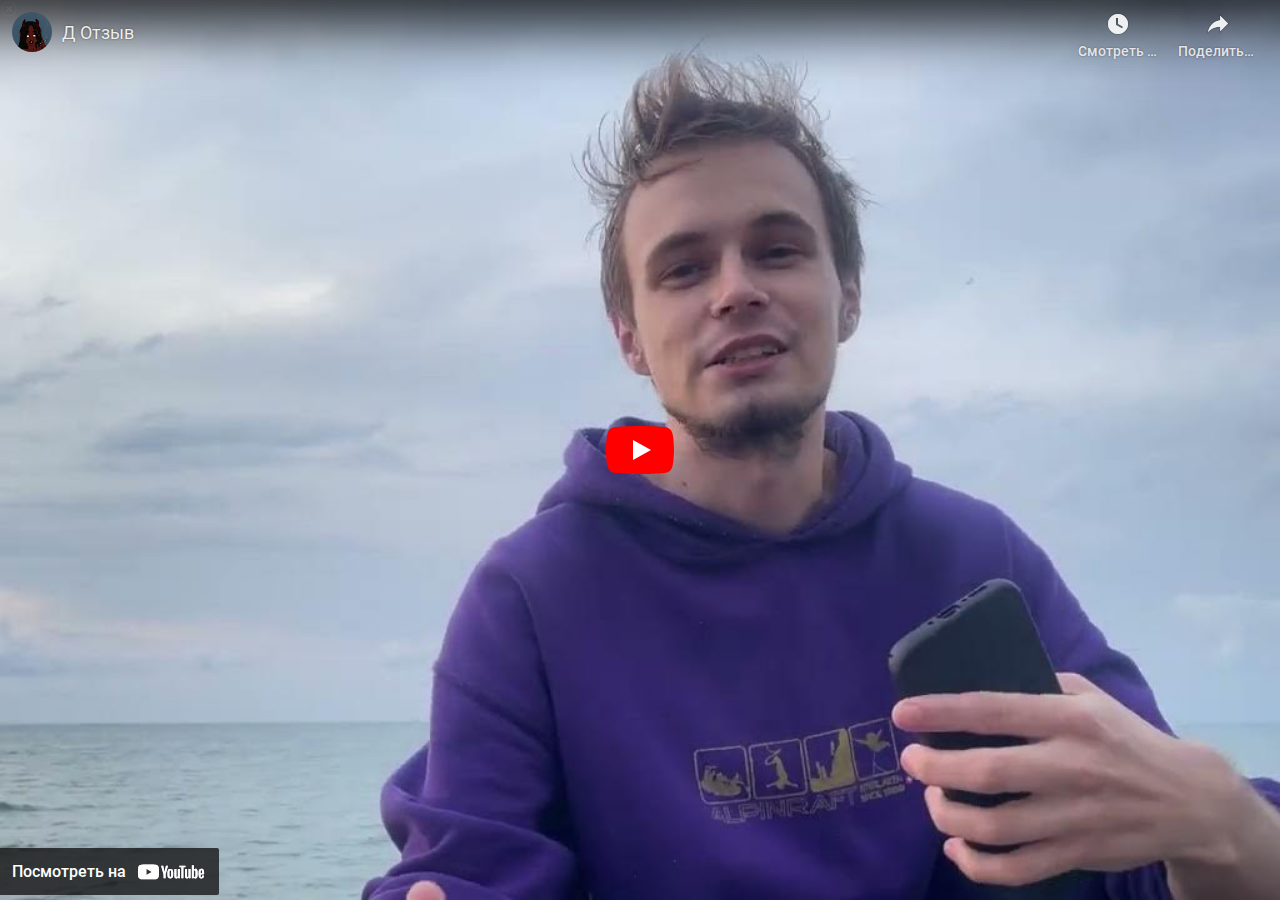
<file: index_2.html>
<!DOCTYPE html><html lang="ru" dir="ltr" data-cast-api-enabled="true" data-scrapbook-source="https://www.youtube.com/embed/b70Id5vx6jE?rel=0&amp;fmt=18&amp;html5=1&amp;showinfo=0"><head><meta charset="UTF-8"><meta name="viewport" content="width=device-width, initial-scale=1"><meta name="robots" content="noindex"><style name="www-roboto">@font-face{font-family:'Roboto';font-style:normal;font-weight:400;src:url("KFOmCnqEu92Fr1Mu72xKOzY.woff2")format('woff2');unicode-range:U+0460-052F,U+1C80-1C8A,U+20B4,U+2DE0-2DFF,U+A640-A69F,U+FE2E-FE2F;}@font-face{font-family:'Roboto';font-style:normal;font-weight:400;src:url("KFOmCnqEu92Fr1Mu5mxKOzY.woff2")format('woff2');unicode-range:U+0301,U+0400-045F,U+0490-0491,U+04B0-04B1,U+2116;}@font-face{font-family:'Roboto';font-style:normal;font-weight:400;src:url("KFOmCnqEu92Fr1Mu7mxKOzY.woff2")format('woff2');unicode-range:U+1F00-1FFF;}@font-face{font-family:'Roboto';font-style:normal;font-weight:400;src:url("KFOmCnqEu92Fr1Mu4WxKOzY.woff2")format('woff2');unicode-range:U+0370-0377,U+037A-037F,U+0384-038A,U+038C,U+038E-03A1,U+03A3-03FF;}@font-face{font-family:'Roboto';font-style:normal;font-weight:400;src:url("KFOmCnqEu92Fr1Mu7WxKOzY.woff2")format('woff2');unicode-range:U+0102-0103,U+0110-0111,U+0128-0129,U+0168-0169,U+01A0-01A1,U+01AF-01B0,U+0300-0301,U+0303-0304,U+0308-0309,U+0323,U+0329,U+1EA0-1EF9,U+20AB;}@font-face{font-family:'Roboto';font-style:normal;font-weight:400;src:url("KFOmCnqEu92Fr1Mu7GxKOzY.woff2")format('woff2');unicode-range:U+0100-02BA,U+02BD-02C5,U+02C7-02CC,U+02CE-02D7,U+02DD-02FF,U+0304,U+0308,U+0329,U+1D00-1DBF,U+1E00-1E9F,U+1EF2-1EFF,U+2020,U+20A0-20AB,U+20AD-20C0,U+2113,U+2C60-2C7F,U+A720-A7FF;}@font-face{font-family:'Roboto';font-style:normal;font-weight:400;src:url("KFOmCnqEu92Fr1Mu4mxK.woff2")format('woff2');unicode-range:U+0000-00FF,U+0131,U+0152-0153,U+02BB-02BC,U+02C6,U+02DA,U+02DC,U+0304,U+0308,U+0329,U+2000-206F,U+20AC,U+2122,U+2191,U+2193,U+2212,U+2215,U+FEFF,U+FFFD;}@font-face{font-family:'Roboto';font-style:normal;font-weight:500;src:url("KFOlCnqEu92Fr1MmEU9fCRc4EsA.woff2")format('woff2');unicode-range:U+0460-052F,U+1C80-1C8A,U+20B4,U+2DE0-2DFF,U+A640-A69F,U+FE2E-FE2F;}@font-face{font-family:'Roboto';font-style:normal;font-weight:500;src:url("KFOlCnqEu92Fr1MmEU9fABc4EsA.woff2")format('woff2');unicode-range:U+0301,U+0400-045F,U+0490-0491,U+04B0-04B1,U+2116;}@font-face{font-family:'Roboto';font-style:normal;font-weight:500;src:url("KFOlCnqEu92Fr1MmEU9fCBc4EsA.woff2")format('woff2');unicode-range:U+1F00-1FFF;}@font-face{font-family:'Roboto';font-style:normal;font-weight:500;src:url("KFOlCnqEu92Fr1MmEU9fBxc4EsA.woff2")format('woff2');unicode-range:U+0370-0377,U+037A-037F,U+0384-038A,U+038C,U+038E-03A1,U+03A3-03FF;}@font-face{font-family:'Roboto';font-style:normal;font-weight:500;src:url("KFOlCnqEu92Fr1MmEU9fCxc4EsA.woff2")format('woff2');unicode-range:U+0102-0103,U+0110-0111,U+0128-0129,U+0168-0169,U+01A0-01A1,U+01AF-01B0,U+0300-0301,U+0303-0304,U+0308-0309,U+0323,U+0329,U+1EA0-1EF9,U+20AB;}@font-face{font-family:'Roboto';font-style:normal;font-weight:500;src:url("KFOlCnqEu92Fr1MmEU9fChc4EsA.woff2")format('woff2');unicode-range:U+0100-02BA,U+02BD-02C5,U+02C7-02CC,U+02CE-02D7,U+02DD-02FF,U+0304,U+0308,U+0329,U+1D00-1DBF,U+1E00-1E9F,U+1EF2-1EFF,U+2020,U+20A0-20AB,U+20AD-20C0,U+2113,U+2C60-2C7F,U+A720-A7FF;}@font-face{font-family:'Roboto';font-style:normal;font-weight:500;src:url("KFOlCnqEu92Fr1MmEU9fBBc4.woff2")format('woff2');unicode-range:U+0000-00FF,U+0131,U+0152-0153,U+02BB-02BC,U+02C6,U+02DA,U+02DC,U+0304,U+0308,U+0329,U+2000-206F,U+20AC,U+2122,U+2191,U+2193,U+2212,U+2215,U+FEFF,U+FFFD;}</style><link rel="stylesheet" href="www-player.css" name="www-player"><style>html {overflow: hidden;}body {font: 12px Roboto, Arial, sans-serif; background-color: #000; color: #fff; height: 100%; width: 100%; overflow: hidden; position: absolute; margin: 0; padding: 0;}#player {width: 100%; height: 100%;}h1 {text-align: center; color: #fff;}h3 {margin-top: 6px; margin-bottom: 3px;}.player-unavailable {position: absolute; top: 0; left: 0; right: 0; bottom: 0; padding: 25px; font-size: 13px; background: url("urn:scrapbook:download:error:https://www.youtube.com/img/meh7.png") 50% 65% no-repeat;}.player-unavailable .message {text-align: left; margin: 0 -5px 15px; padding: 0 5px 14px; border-bottom: 1px solid #888; font-size: 19px; font-weight: normal;}.player-unavailable a {color: #167ac6; text-decoration: none;}</style><title>Д Отзыв - YouTube</title><link rel="canonical" href="https://www.youtube.com/watch?v=b70Id5vx6jE"><link rel="shortcut icon" href="favicon.ico"></head><body class="date-20241031 ru_RU ltr  site-center-aligned site-as-giant-card webkit webkit-537" dir="ltr"><div id="player" style="width: 100%; height: 100%;"><div class="html5-video-player ytp-exp-bottom-control-flexbox ytp-modern-caption ytp-title-enable-channel-logo ytp-fine-scrubbing-exp ytp-embed ytp-embed-playlist unstarted-mode ytp-hide-controls ytp-large-width-mode" tabindex="-1" id="movie_player" data-version="/s/player/4e23410d/player_ias.vflset/ru_RU/base.js" aria-label="Проигрыватель YouTube"><div class="html5-video-container" data-layer="0"><video tabindex="-1" class="video-stream html5-main-video" webkit-playsinline="" playsinline="" controlslist="nodownload" style="width: 860px; height: 484px; left: 0px; top: -484px;"></video></div><div class="ytp-gradient-top" data-layer="1"></div><div class="ytp-chrome-top ytp-show-cards-title" data-layer="1"><div class="ytp-title-channel"><div class="ytp-title-beacon"></div><a class="ytp-title-channel-logo" target="_blank" role="link" tabindex="0" aria-label="Фотография автора канала &quot;Dmitry Veranidze&quot;" style="background-image: url(&quot;channels4_profile-1.jpg&quot;);"></a><div class="ytp-title-expanded-overlay" aria-hidden="true"><div class="ytp-title-expanded-heading"><div class="ytp-title-expanded-title"><a target="_blank" tabindex="-1" aria-hidden="true">Dmitry Veranidze</a></div><div class="ytp-title-expanded-subtitle" aria-hidden="true">Нет подписчиков</div></div><div class="ytp-button ytp-sb" aria-live="polite" style="display: none;"><div class="ytp-sb-subscribe" title="Подписаться как Дмитрий Кузнецов" aria-label="Подписаться на канал" data-tooltip-image="https://yt3.ggpht.com/yti/ANjgQV8PaM4fVpQb9WN0zyae3oiHl2ZHh91iBvDd1yXGexa7_A=s20-c" data-tooltip-opaque="true" tabindex="0" role="button"><div class="ytp-sb-text"><div class="ytp-sb-icon"></div>Подписаться</div></div><div class="ytp-sb-unsubscribe" title="Подписка оформлена в аккаунте Дмитрий Кузнецов" aria-label="Отменить подписку на канал" data-tooltip-image="https://yt3.ggpht.com/yti/ANjgQV8PaM4fVpQb9WN0zyae3oiHl2ZHh91iBvDd1yXGexa7_A=s20-c" data-tooltip-opaque="true" tabindex="0" role="button"><div class="ytp-sb-text"><div class="ytp-sb-icon"></div>Вы подписаны</div></div></div><button class="ytp-button ytp-title-notifications" aria-pressed="false" aria-label="Включить уведомления о новых видео на этом канале" style="display: none;"><div class="ytp-title-notifications-on" title="Отключить уведомления о новых видео на этом канале" aria-label="Уведомления о подписках включены"><svg fill="#fff" height="24px" viewBox="0 0 24 24" width="24px"><path d="M7.58 4.08L6.15 2.65C3.75 4.48 2.17 7.3 2.03 10.5h2c.15-2.65 1.51-4.97 3.55-6.42zm12.39 6.42h2c-.15-3.2-1.73-6.02-4.12-7.85l-1.42 1.43c2.02 1.45 3.39 3.77 3.54 6.42zM18 11c0-3.07-1.64-5.64-4.5-6.32V4c0-.83-.67-1.5-1.5-1.5s-1.5.67-1.5 1.5v.68C7.63 5.36 6 7.92 6 11v5l-2 2v1h16v-1l-2-2v-5zm-6 11c.14 0 .27-.01.4-.04.65-.14 1.18-.58 1.44-1.18.1-.24.15-.5.15-.78h-4c.01 1.1.9 2 2.01 2z"></path></svg></div><div class="ytp-title-notifications-off" title="Включить уведомления о новых видео на этом канале" aria-label="Уведомления о подписках включены"><svg fill="#fff" height="24px" viewBox="0 0 24 24" width="24px"><path d="M18 11c0-3.07-1.64-5.64-4.5-6.32V4c0-.83-.67-1.5-1.5-1.5s-1.5.67-1.5 1.5v.68C7.63 5.36 6 7.92 6 11v5l-2 2v1h16v-1l-2-2v-5zm-6 11c.14 0 .27-.01.4-.04.65-.14 1.18-.58 1.44-1.18.1-.24.15-.5.15-.78h-4c.01 1.1.9 2 2.01 2z"></path></svg></div></button></div></div><div class="ytp-title"><div class="ytp-title-text"><a class="ytp-title-link yt-uix-sessionlink" target="_blank" data-sessionlink="feature=player-title" tabindex="0" href="https://www.youtube.com/watch?v=b70Id5vx6jE">Д Отзыв</a><div class="ytp-title-subtext"><a class="ytp-title-channel-name" target="_blank" href=""></a></div></div></div><div class="ytp-shorts-title-channel" style="display: none;"><a class="ytp-shorts-title-channel-logo" target="_blank" aria-label="Фотография автора канала &quot;Dmitry Veranidze&quot;" style="background-image: url(&quot;channels4_profile-1.jpg&quot;);"></a><div class="ytp-shorts-title-expanded-heading"><div class="ytp-shorts-title-expanded-title"><a target="_blank" tabindex="0">Dmitry Veranidze</a></div></div><div class="ytp-button ytp-sb" aria-live="polite"><div class="ytp-sb-subscribe" title="Подписаться как Дмитрий Кузнецов" aria-label="Подписаться на канал" data-tooltip-image="https://yt3.ggpht.com/yti/ANjgQV8PaM4fVpQb9WN0zyae3oiHl2ZHh91iBvDd1yXGexa7_A=s20-c" data-tooltip-opaque="true" tabindex="0" role="button"><div class="ytp-sb-text"><div class="ytp-sb-icon"></div>Подписаться</div></div><div class="ytp-sb-unsubscribe" title="Подписка оформлена в аккаунте Дмитрий Кузнецов" aria-label="Отменить подписку на канал" data-tooltip-image="https://yt3.ggpht.com/yti/ANjgQV8PaM4fVpQb9WN0zyae3oiHl2ZHh91iBvDd1yXGexa7_A=s20-c" data-tooltip-opaque="true" tabindex="0" role="button"><div class="ytp-sb-text"><div class="ytp-sb-icon"></div>Вы подписаны</div></div></div></div><div class="ytp-chrome-top-buttons"><button class="ytp-button ytp-search-button ytp-show-search-title" title="Поиск" data-tooltip-opaque="true" aria-label="Поиск" style="display: none;"><div class="ytp-search-icon"><svg height="100%" version="1.1" viewBox="0 0 24 24" width="100%"><path class="ytp-svg-fill" d="M21.24,19.83l-5.64-5.64C16.48,13.02,17,11.57,17,10c0-3.87-3.13-7-7-7s-7,3.13-7,7c0,3.87,3.13,7,7,7 c1.57,0,3.02-0.52,4.19-1.4l5.64,5.64L21.24,19.83z M5,10c0-2.76,2.24-5,5-5s5,2.24,5,5c0,2.76-2.24,5-5,5S5,12.76,5,10z"></path></svg></div><div class="ytp-search-title">Поиск</div></button><button class="ytp-watch-later-button ytp-button ytp-show-watch-later-title" data-tooltip-opaque="true" title="Смотреть позже как Дмитрий Кузнецов" data-tooltip-image="https://yt3.ggpht.com/yti/ANjgQV8PaM4fVpQb9WN0zyae3oiHl2ZHh91iBvDd1yXGexa7_A=s20-c" aria-label="Смотреть позже как Дмитрий Кузнецов"><div class="ytp-watch-later-icon"><svg height="100%" version="1.1" viewBox="0 0 36 36" width="100%"><use class="ytp-svg-shadow" xlink:href="#ytp-id-26"></use><path class="ytp-svg-fill" d="M18,8 C12.47,8 8,12.47 8,18 C8,23.52 12.47,28 18,28 C23.52,28 28,23.52 28,18 C28,12.47 23.52,8 18,8 L18,8 Z M16,19.02 L16,12.00 L18,12.00 L18,17.86 L23.10,20.81 L22.10,22.54 L16,19.02 Z" id="ytp-id-26"></path></svg></div><div class="ytp-watch-later-title">Смотреть позже</div></button><button class="ytp-button ytp-share-button ytp-show-share-title ytp-share-button-visible" title="Поделиться" aria-haspopup="true" aria-owns="ytp-id-25" data-tooltip-opaque="true" aria-label="Поделиться"><div class="ytp-share-icon"><svg height="100%" version="1.1" viewBox="0 0 36 36" width="100%"><use class="ytp-svg-shadow" xlink:href="#ytp-id-27"></use><path class="ytp-svg-fill" d="m 20.20,14.19 0,-4.45 7.79,7.79 -7.79,7.79 0,-4.56 C 16.27,20.69 12.10,21.81 9.34,24.76 8.80,25.13 7.60,27.29 8.12,25.65 9.08,21.32 11.80,17.18 15.98,15.38 c 1.33,-0.60 2.76,-0.98 4.21,-1.19 z" id="ytp-id-27"></path></svg></div><div class="ytp-share-title">Поделиться</div></button><button class="ytp-button ytp-copylink-button ytp-show-copylink-title" data-tooltip-opaque="true" title="Копировать ссылку" aria-label="Копировать ссылку" style="display: none;"><div class="ytp-copylink-icon"><svg height="100%" version="1.1" viewBox="0 0 36 36" width="100%"><use class="ytp-svg-shadow" xlink:href="#ytp-id-28"></use><path class="ytp-svg-fill" d="M21.9,8.3H11.3c-0.9,0-1.7,.8-1.7,1.7v12.3h1.7V10h10.6V8.3z M24.6,11.8h-9.7c-1,0-1.8,.8-1.8,1.8v12.3  c0,1,.8,1.8,1.8,1.8h9.7c1,0,1.8-0.8,1.8-1.8V13.5C26.3,12.6,25.5,11.8,24.6,11.8z M24.6,25.9h-9.7V13.5h9.7V25.9z" id="ytp-id-28"></path></svg></div><div class="ytp-copylink-title" aria-hidden="true">Копировать ссылку</div></button><button class="ytp-playlist-menu-button ytp-button" aria-owns="ytp-id-22" aria-haspopup="true" aria-label="Плейлист" style="display: none;"><div class="ytp-playlist-menu-button-icon"><svg height="100%" version="1.1" viewBox="0 0 36 36" width="100%"><use class="ytp-svg-shadow" xlink:href="#ytp-id-23"></use><path d="m 22.53,21.42 0,6.85 5.66,-3.42 -5.66,-3.42 0,0 z m -11.33,0 9.06,0 0,2.28 -9.06,0 0,-2.28 0,0 z m 0,-9.14 13.6,0 0,2.28 -13.6,0 0,-2.28 0,0 z m 0,4.57 13.6,0 0,2.28 -13.6,0 0,-2.28 0,0 z" fill="#fff" id="ytp-id-23"></path></svg></div><div class="ytp-playlist-menu-button-text"></div></button><button class="ytp-button ytp-cards-button" aria-label="Показать подсказки" aria-owns="iv-drawer" aria-haspopup="true" data-tooltip-opaque="true" style="display: none;"><span class="ytp-cards-button-icon-default"><div class="ytp-cards-button-icon"><svg height="100%" version="1.1" viewBox="0 0 36 36" width="100%"><use class="ytp-svg-shadow" xlink:href="#ytp-id-2"></use><path class="ytp-svg-fill" d="M18,8 C12.47,8 8,12.47 8,18 C8,23.52 12.47,28 18,28 C23.52,28 28,23.52 28,18 C28,12.47 23.52,8 18,8 L18,8 Z M17,16 L19,16 L19,24 L17,24 L17,16 Z M17,12 L19,12 L19,14 L17,14 L17,12 Z" id="ytp-id-2"></path></svg></div><div class="ytp-cards-button-title">О видео</div></span><span class="ytp-cards-button-icon-shopping"><div class="ytp-cards-button-icon"><svg height="100%" version="1.1" viewBox="0 0 36 36" width="100%"><path class="ytp-svg-shadow" d="M 27.99,18 A 9.99,9.99 0 1 1 8.00,18 9.99,9.99 0 1 1 27.99,18 z"></path><path class="ytp-svg-fill" d="M 18,8 C 12.47,8 8,12.47 8,18 8,23.52 12.47,28 18,28 23.52,28 28,23.52 28,18 28,12.47 23.52,8 18,8 z m -4.68,4 4.53,0 c .35,0 .70,.14 .93,.37 l 5.84,5.84 c .23,.23 .37,.58 .37,.93 0,.35 -0.13,.67 -0.37,.90 L 20.06,24.62 C 19.82,24.86 19.51,25 19.15,25 c -0.35,0 -0.70,-0.14 -0.93,-0.37 L 12.37,18.78 C 12.13,18.54 12,18.20 12,17.84 L 12,13.31 C 12,12.59 12.59,12 13.31,12 z m .96,1.31 c -0.53,0 -0.96,.42 -0.96,.96 0,.53 .42,.96 .96,.96 .53,0 .96,-0.42 .96,-0.96 0,-0.53 -0.42,-0.96 -0.96,-0.96 z" fill-opacity="1"></path><path class="ytp-svg-shadow-fill" d="M 24.61,18.22 18.76,12.37 C 18.53,12.14 18.20,12 17.85,12 H 13.30 C 12.58,12 12,12.58 12,13.30 V 17.85 c 0,.35 .14,.68 .38,.92 l 5.84,5.85 c .23,.23 .55,.37 .91,.37 .35,0 .68,-0.14 .91,-0.38 L 24.61,20.06 C 24.85,19.83 25,19.50 25,19.15 25,18.79 24.85,18.46 24.61,18.22 z M 14.27,15.25 c -0.53,0 -0.97,-0.43 -0.97,-0.97 0,-0.53 .43,-0.97 .97,-0.97 .53,0 .97,.43 .97,.97 0,.53 -0.43,.97 -0.97,.97 z" fill="#000" fill-opacity="0.15"></path></svg></div><div class="ytp-cards-button-title">Покупки</div></span></button><div class="ytp-cards-teaser" style="display: none;"><div class="ytp-cards-teaser-box"></div><div class="ytp-cards-teaser-text"><span class="ytp-cards-teaser-label"></span></div></div><button class="ytp-button ytp-overflow-button" title="Другие параметры" aria-haspopup="true" aria-owns="ytp-id-29" aria-label="Другие параметры"><div class="ytp-overflow-icon"><svg height="100%" viewBox="-5 -5 36 36" width="100%"><path d="M12 8c1.1 0 2-.9 2-2s-.9-2-2-2-2 .9-2 2 .9 2 2 2zm0 2c-1.1 0-2 .9-2 2s.9 2 2 2 2-.9 2-2-.9-2-2-2zm0 6c-1.1 0-2 .9-2 2s.9 2 2 2 2-.9 2-2-.9-2-2-2z" fill="#fff"></path></svg></div></button></div></div><button class="ytp-unmute ytp-popup ytp-button ytp-unmute-animated ytp-unmute-shrink" data-layer="2" style="display: none;"><div class="ytp-unmute-inner"><div class="ytp-unmute-icon"><svg height="100%" version="1.1" viewBox="0 0 36 36" width="100%"><use class="ytp-svg-shadow" xlink:href="#ytp-id-1"></use><path class="ytp-svg-fill" d="m 21.48,17.98 c 0,-1.77 -1.02,-3.29 -2.5,-4.03 v 2.21 l 2.45,2.45 c .03,-0.2 .05,-0.41 .05,-0.63 z m 2.5,0 c 0,.94 -0.2,1.82 -0.54,2.64 l 1.51,1.51 c .66,-1.24 1.03,-2.65 1.03,-4.15 0,-4.28 -2.99,-7.86 -7,-8.76 v 2.05 c 2.89,.86 5,3.54 5,6.71 z M 9.25,8.98 l -1.27,1.26 4.72,4.73 H 7.98 v 6 H 11.98 l 5,5 v -6.73 l 4.25,4.25 c -0.67,.52 -1.42,.93 -2.25,1.18 v 2.06 c 1.38,-0.31 2.63,-0.95 3.69,-1.81 l 2.04,2.05 1.27,-1.27 -9,-9 -7.72,-7.72 z m 7.72,.99 -2.09,2.08 2.09,2.09 V 9.98 z" id="ytp-id-1"></path></svg></div><div class="ytp-unmute-text">Включить звук</div><div class="ytp-unmute-box"></div></div></button><div class="ytp-cued-thumbnail-overlay" data-layer="4" style=""><div class="ytp-cued-thumbnail-overlay-image" style="background-image: url(&quot;maxresdefault-1.jpg&quot;);"></div><button class="ytp-large-play-button ytp-button ytp-large-play-button-red-bg" aria-label="Смотреть" title="Смотреть"><svg height="100%" version="1.1" viewBox="0 0 68 48" width="100%"><path class="ytp-large-play-button-bg" d="M66.52,7.74c-0.78-2.93-2.49-5.41-5.42-6.19C55.79,.13,34,0,34,0S12.21,.13,6.9,1.55 C3.97,2.33,2.27,4.81,1.48,7.74C0.06,13.05,0,24,0,24s0.06,10.95,1.48,16.26c0.78,2.93,2.49,5.41,5.42,6.19 C12.21,47.87,34,48,34,48s21.79-0.13,27.1-1.55c2.93-0.78,4.64-3.26,5.42-6.19C67.94,34.95,68,24,68,24S67.94,13.05,66.52,7.74z" fill="#f00"></path><path d="M 45,24 27,14 27,34" fill="#fff"></path></svg></button></div><div class="ytp-spinner" data-layer="4" style="display: none;"><div class="ytp-spinner-container"><div class="ytp-spinner-rotator"><div class="ytp-spinner-left"><div class="ytp-spinner-circle"></div></div><div class="ytp-spinner-right"><div class="ytp-spinner-circle"></div></div></div></div><div class="ytp-spinner-message" style="display: none;">Подождите немного. Если воспроизведение так и не начнется, перезагрузите устройство.</div></div><div class="ytp-paid-content-overlay" aria-live="assertive" aria-atomic="true" data-layer="4"><div class="ytp-button ytp-paid-content-overlay-text" style="display: none;"></div></div><div class="ytp-storyboard-framepreview" data-layer="4" style="display: none;"><div class="ytp-storyboard-framepreview-timestamp"></div><div class="ytp-storyboard-framepreview-img"></div></div><div data-layer="4" style="display: none;"><div class="ytp-bezel-text-wrapper"><div class="ytp-bezel-text"></div></div><div class="ytp-bezel" role="status"><div class="ytp-bezel-icon"></div></div></div><div class="ytp-doubletap-ui-legacy" data-layer="4" style="display: none;"><div class="ytp-doubletap-fast-forward-ve"></div><div class="ytp-doubletap-rewind-ve"></div><div class="ytp-doubletap-static-circle"><div class="ytp-doubletap-ripple"></div></div><div class="ytp-doubletap-overlay-a11y"></div><div class="ytp-doubletap-seek-info-container"><div class="ytp-doubletap-arrows-container"><span class="ytp-doubletap-base-arrow"></span><span class="ytp-doubletap-base-arrow"></span><span class="ytp-doubletap-base-arrow"></span></div><div class="ytp-doubletap-tooltip"><div class="ytp-seek-icon-text-container"><div class="ytp-seek-icon"></div><div class="ytp-chapter-seek-text-legacy"></div></div><div class="ytp-doubletap-tooltip-label"></div></div></div></div><div aria-live="polite" data-layer="4" style="display: none;"><div class="ytp-tooltip-text-wrapper"><div class="ytp-tooltip-edu"><svg height="100%" viewBox="0 0 36 36" width="100%"><path d="M14.1 36.75 12 34.65 24 22.65 36 34.65 33.9 36.75 24 26.85ZM14.1 24.1 12 22 24 10 36 22 33.9 24.1 24 14.2Z"></path></svg><span></span></div><div class="ytp-tooltip-image"></div><div class="ytp-tooltip-title"><span></span></div><span class="ytp-tooltip-text"></span></div><div class="ytp-tooltip-bg"><div class="ytp-tooltip-duration"></div></div></div><div class="ytp-suggested-action" data-layer="4"><button class="ytp-button ytp-suggested-action-badge ytp-suggested-action-badge-with-controls" style="display: none;"><div class="ytp-suggested-action-badge-icon-container"></div><div class="ytp-suggested-action-badge-expanded-content-container" style="display: none;"><label class="ytp-suggested-action-badge-title"></label><button class="ytp-suggested-action-badge-dismiss-button-icon ytp-button"></button></div></button></div><div class="ytp-info-panel-preview" aria-live="assertive" aria-atomic="true" aria-owns="ytp-id-30" aria-haspopup="true" data-tooltip-opaque="true" data-layer="4" style="display: none;"><div class="ytp-info-panel-preview-text"></div><div class="ytp-info-panel-preview-chevron"></div></div><div class="ytp-remote" data-layer="4" style="display: none;"><div class="ytp-remote-display-status"><div class="ytp-remote-display-status-icon"><svg height="100%" version="1.1" viewBox="0 0 36 36" width="100%"><use class="ytp-svg-shadow" xlink:href="#ytp-id-32"></use><path d="M7,24 L7,27 L10,27 C10,25.34 8.66,24 7,24 L7,24 Z M7,20 L7,22 C9.76,22 12,24.24 12,27 L14,27 C14,23.13 10.87,20 7,20 L7,20 Z M25,13 L11,13 L11,14.63 C14.96,15.91 18.09,19.04 19.37,23 L25,23 L25,13 L25,13 Z M7,16 L7,18 C11.97,18 16,22.03 16,27 L18,27 C18,20.92 13.07,16 7,16 L7,16 Z M27,9 L9,9 C7.9,9 7,9.9 7,11 L7,14 L9,14 L9,11 L27,11 L27,25 L20,25 L20,27 L27,27 C28.1,27 29,26.1 29,25 L29,11 C29,9.9 28.1,9 27,9 L27,9 Z" fill="#fff" id="ytp-id-32"></path></svg></div><div class="ytp-remote-display-status-text"></div></div></div><div class="ytp-mdx-popup-dialog" role="dialog" data-layer="4" style="display: none;"><div class="ytp-mdx-popup-dialog-inner-content"><div class="ytp-mdx-popup-title">Вы вышли из аккаунта</div><div class="ytp-mdx-popup-description">Ролики, которые вы посмотрите, могут быть добавлены в историю просмотра на телевизоре, что скажется на рекомендациях. Чтобы этого избежать, выберите "Отмена" и войдите в аккаунт на компьютере.</div><div class="ytp-mdx-privacy-popup-buttons"><button class="ytp-button ytp-mdx-privacy-popup-cancel">Отмена</button><button class="ytp-button ytp-mdx-privacy-popup-confirm">ОК</button></div></div></div><div class="ytp-pause-overlay-container" tabindex="-1" data-layer="4"><div class="ytp-pause-overlay" tabindex="-1" style="display: none;"><button class="ytp-button ytp-collapse" aria-label="Скрыть рекомендации"><div class="ytp-collapse-icon"><svg height="100%" viewBox="0 0 16 16" width="100%"><path d="M13 4L12 3 8 7 4 3 3 4 7 8 3 12 4 13 8 9 12 13 13 12 9 8z" fill="#fff"></path></svg></div></button><button class="ytp-button ytp-expand">Показать другие видео</button><div class="ytp-more-videos-view ytp-scroll-min ytp-scroll-max" tabindex="-1"><h2 class="ytp-related-title">Показать другие видео</h2><div class="ytp-suggestions" style="height: 85px;"><a class="ytp-suggestion-link" target="_blank" style="transition-delay: 0s; display: none;"><div class="ytp-suggestion-image" style="width: 152.4px; height: 85px;"></div><div class="ytp-suggestion-overlay" style=""><div class="ytp-suggestion-title"></div><div class="ytp-suggestion-author"></div><div class="ytp-suggestion-duration"></div></div></a><a class="ytp-suggestion-link" target="_blank" style="transition-delay: 0.05s; display: none;"><div class="ytp-suggestion-image" style="width: 152.4px; height: 85px;"></div><div class="ytp-suggestion-overlay" style=""><div class="ytp-suggestion-title"></div><div class="ytp-suggestion-author"></div><div class="ytp-suggestion-duration"></div></div></a><a class="ytp-suggestion-link" target="_blank" style="transition-delay: 0.1s; display: none;"><div class="ytp-suggestion-image" style="width: 152.4px; height: 85px;"></div><div class="ytp-suggestion-overlay" style=""><div class="ytp-suggestion-title"></div><div class="ytp-suggestion-author"></div><div class="ytp-suggestion-duration"></div></div></a><a class="ytp-suggestion-link" target="_blank" style="transition-delay: 0.15s; display: none;"><div class="ytp-suggestion-image" style="width: 152.4px; height: 85px;"></div><div class="ytp-suggestion-overlay" style=""><div class="ytp-suggestion-title"></div><div class="ytp-suggestion-author"></div><div class="ytp-suggestion-duration"></div></div></a><a class="ytp-suggestion-link" target="_blank" style="transition-delay: 0.2s; display: none;"><div class="ytp-suggestion-image" style="width: 152.4px; height: 85px;"></div><div class="ytp-suggestion-overlay" style=""><div class="ytp-suggestion-title"></div><div class="ytp-suggestion-author"></div><div class="ytp-suggestion-duration"></div></div></a><a class="ytp-suggestion-link" target="_blank" style="transition-delay: 0.25s; display: none;"><div class="ytp-suggestion-image" style="width: 152.4px; height: 85px;"></div><div class="ytp-suggestion-overlay" style=""><div class="ytp-suggestion-title"></div><div class="ytp-suggestion-author"></div><div class="ytp-suggestion-duration"></div></div></a><a class="ytp-suggestion-link" target="_blank" style="transition-delay: 0.3s; display: none;"><div class="ytp-suggestion-image" style="width: 152.4px; height: 85px;"></div><div class="ytp-suggestion-overlay" style=""><div class="ytp-suggestion-title"></div><div class="ytp-suggestion-author"></div><div class="ytp-suggestion-duration"></div></div></a><a class="ytp-suggestion-link" target="_blank" style="transition-delay: 0.35s; display: none;"><div class="ytp-suggestion-image" style="width: 152.4px; height: 85px;"></div><div class="ytp-suggestion-overlay" style=""><div class="ytp-suggestion-title"></div><div class="ytp-suggestion-author"></div><div class="ytp-suggestion-duration"></div></div></a><a class="ytp-suggestion-link" target="_blank" style="transition-delay: 0.4s; display: none;"><div class="ytp-suggestion-image" style="width: 152.4px; height: 85px;"></div><div class="ytp-suggestion-overlay" style=""><div class="ytp-suggestion-title"></div><div class="ytp-suggestion-author"></div><div class="ytp-suggestion-duration"></div></div></a><a class="ytp-suggestion-link" target="_blank" style="transition-delay: 0.45s; display: none;"><div class="ytp-suggestion-image" style="width: 152.4px; height: 85px;"></div><div class="ytp-suggestion-overlay" style=""><div class="ytp-suggestion-title"></div><div class="ytp-suggestion-author"></div><div class="ytp-suggestion-duration"></div></div></a><a class="ytp-suggestion-link" target="_blank" style="transition-delay: 0.5s; display: none;"><div class="ytp-suggestion-image" style="width: 152.4px; height: 85px;"></div><div class="ytp-suggestion-overlay" style=""><div class="ytp-suggestion-title"></div><div class="ytp-suggestion-author"></div><div class="ytp-suggestion-duration"></div></div></a><a class="ytp-suggestion-link" target="_blank" style="transition-delay: 0.55s; display: none;"><div class="ytp-suggestion-image" style="width: 152.4px; height: 85px;"></div><div class="ytp-suggestion-overlay" style=""><div class="ytp-suggestion-title"></div><div class="ytp-suggestion-author"></div><div class="ytp-suggestion-duration"></div></div></a><a class="ytp-suggestion-link" target="_blank" style="transition-delay: 0.6s; display: none;"><div class="ytp-suggestion-image" style="width: 152.4px; height: 85px;"></div><div class="ytp-suggestion-overlay" style=""><div class="ytp-suggestion-title"></div><div class="ytp-suggestion-author"></div><div class="ytp-suggestion-duration"></div></div></a><a class="ytp-suggestion-link" target="_blank" style="transition-delay: 0.65s; display: none;"><div class="ytp-suggestion-image" style="width: 152.4px; height: 85px;"></div><div class="ytp-suggestion-overlay" style=""><div class="ytp-suggestion-title"></div><div class="ytp-suggestion-author"></div><div class="ytp-suggestion-duration"></div></div></a><a class="ytp-suggestion-link" target="_blank" style="transition-delay: 0.7s; display: none;"><div class="ytp-suggestion-image" style="width: 152.4px; height: 85px;"></div><div class="ytp-suggestion-overlay" style=""><div class="ytp-suggestion-title"></div><div class="ytp-suggestion-author"></div><div class="ytp-suggestion-duration"></div></div></a><a class="ytp-suggestion-link" target="_blank" style="transition-delay: 0.75s; display: none;"><div class="ytp-suggestion-image" style="width: 152.4px; height: 85px;"></div><div class="ytp-suggestion-overlay" style=""><div class="ytp-suggestion-title"></div><div class="ytp-suggestion-author"></div><div class="ytp-suggestion-duration"></div></div></a></div><button class="ytp-button ytp-previous" aria-label="Показать предыдущие рекомендации" style="bottom: 58.5px;"><svg height="100%" version="1.1" viewBox="0 0 32 32" width="100%"><path d="M 19.41,20.09 14.83,15.5 19.41,10.91 18,9.5 l -6,6 6,6 z" fill="#fff"></path></svg></button><button class="ytp-button ytp-next" aria-label="Показать следующие рекомендации" style="bottom: 58.5px;"><svg height="100%" version="1.1" viewBox="0 0 32 32" width="100%"><path d="m 12.59,20.34 4.58,-4.59 -4.58,-4.59 1.41,-1.41 6,6 -6,6 z" fill="#fff"></path></svg></button></div></div></div><div class="ytp-muted-autoplay-overlay" data-layer="4" style="display: none;"><div class="ytp-muted-autoplay-bottom-buttons"><button class="ytp-muted-autoplay-equalizer ytp-button" aria-label="Индикатор воспроизведения без звука"><div class="ytp-muted-autoplay-equalizer-icon"><svg height="100%" version="1.1" viewBox="-4 -4 24 24" width="100%"><g fill="#fff"><rect class="ytp-equalizer-bar-left" height="9" width="4" x="1" y="7"></rect><rect class="ytp-equalizer-bar-middle" height="14" width="4" x="6" y="2"></rect><rect class="ytp-equalizer-bar-right" height="12" width="4" x="11" y="4"></rect></g></svg></div></button></div></div><div class="ytp-muted-autoplay-endscreen-overlay" data-layer="4" style="display: none;"><div class="ytp-muted-autoplay-end-panel"><button class="ytp-muted-autoplay-end-text ytp-button"></button></div></div><div class="ytp-playlist-menu" role="dialog" id="ytp-id-22" data-layer="5" style="display: none;"><div class="ytp-playlist-menu-header"><div class="ytp-playlist-menu-title"><a class="ytp-playlist-menu-title-name"></a><button class="ytp-playlist-menu-close ytp-button" aria-label="Закрыть"><svg height="100%" viewBox="0 0 24 24" width="100%"><path d="M19 6.41L17.59 5 12 10.59 6.41 5 5 6.41 10.59 12 5 17.59 6.41 19 12 13.41 17.59 19 19 17.59 13.41 12z" fill="#fff"></path></svg></button></div><div class="ytp-playlist-menu-subtitle"></div></div><div class="ytp-playlist-menu-items" role="menu"></div></div><div class="ytp-share-panel" id="ytp-id-25" role="dialog" aria-labelledby="ytp-id-24" data-layer="5" style="display: none;"><div class="ytp-share-panel-inner-content"><div class="ytp-share-panel-title" id="ytp-id-24">Поделиться</div><a class="ytp-share-panel-link ytp-no-contextmenu" target="_blank" title="Поделиться ссылкой" aria-label="Поделиться ссылкой"></a><label class="ytp-share-panel-include-playlist"><input class="ytp-share-panel-include-playlist-checkbox" type="checkbox" checked="true">В составе плейлиста</label><div class="ytp-share-panel-loading-spinner"><div class="ytp-spinner-container"><div class="ytp-spinner-rotator"><div class="ytp-spinner-left"><div class="ytp-spinner-circle"></div></div><div class="ytp-spinner-right"><div class="ytp-spinner-circle"></div></div></div></div></div><div class="ytp-share-panel-service-buttons"></div><div class="ytp-share-panel-error">Ошибка. Повторите попытку позже.</div></div><button class="ytp-share-panel-close ytp-button" title="Закрыть" aria-label="Закрыть"><svg height="100%" viewBox="0 0 24 24" width="100%"><path d="M19 6.41L17.59 5 12 10.59 6.41 5 5 6.41 10.59 12 5 17.59 6.41 19 12 13.41 17.59 19 19 17.59 13.41 12z" fill="#fff"></path></svg></button></div><div class="ytp-overflow-panel" id="ytp-id-29" role="dialog" data-layer="5" style="display: none;"><div class="ytp-overflow-panel-content"><div class="ytp-overflow-panel-action-buttons"></div></div><button class="ytp-overflow-panel-close ytp-button" title="Закрыть" aria-label="Закрыть"><svg height="100%" viewBox="0 0 24 24" width="100%"><path d="M19 6.41L17.59 5 12 10.59 6.41 5 5 6.41 10.59 12 5 17.59 6.41 19 12 13.41 17.59 19 19 17.59 13.41 12z" fill="#fff"></path></svg></button></div><div class="ytp-info-panel-detail-skrim" data-layer="5" style="display: none;"><div class="ytp-info-panel-detail" role="dialog" id="ytp-id-30"><div class="ytp-info-panel-detail-header"><div class="ytp-info-panel-detail-title"></div><button class="ytp-info-panel-detail-close ytp-button" aria-label="Закрыть"><svg height="100%" viewBox="0 0 24 24" width="100%"><path d="M19 6.41L17.59 5 12 10.59 6.41 5 5 6.41 10.59 12 5 17.59 6.41 19 12 13.41 17.59 19 19 17.59 13.41 12z" fill="#fff"></path></svg></button></div><div class="ytp-info-panel-detail-body"></div><div class="ytp-info-panel-detail-items"></div></div></div><div class="ytp-popup ytp-settings-menu" data-layer="6" id="ytp-id-17" style="display: none;"><div class="ytp-panel"><div class="ytp-panel-menu" role="menu"></div></div></div><a class="ytp-impression-link" aria-label="Посмотреть на YouTube" target="_blank" href="https://www.youtube.com/watch?v=b70Id5vx6jE&amp;embeds_referring_euri=http%3A%2F%2Faffmark.tilda.ws%2F" data-layer="8"><div class="ytp-impression-link-content" aria-hidden="true"><div class="ytp-impression-link-text">Посмотреть на</div><div class="ytp-impression-link-logo"><svg height="100%" version="1.1" viewBox="0 0 110 26" width="100%"><use class="ytp-svg-shadow" xlink:href="#ytp-id-33"></use><path class="ytp-svg-fill" d="M 16.68,.99 C 13.55,1.03 7.02,1.16 4.99,1.68 c -1.49,.4 -2.59,1.6 -2.99,3 -0.69,2.7 -0.68,8.31 -0.68,8.31 0,0 -0.01,5.61 .68,8.31 .39,1.5 1.59,2.6 2.99,3 2.69,.7 13.40,.68 13.40,.68 0,0 10.70,.01 13.40,-0.68 1.5,-0.4 2.59,-1.6 2.99,-3 .69,-2.7 .68,-8.31 .68,-8.31 0,0 .11,-5.61 -0.68,-8.31 -0.4,-1.5 -1.59,-2.6 -2.99,-3 C 29.11,.98 18.40,.99 18.40,.99 c 0,0 -0.67,-0.01 -1.71,0 z m 72.21,.90 0,21.28 2.78,0 .31,-1.37 .09,0 c .3,.5 .71,.88 1.21,1.18 .5,.3 1.08,.40 1.68,.40 1.1,0 1.99,-0.49 2.49,-1.59 .5,-1.1 .81,-2.70 .81,-4.90 l 0,-2.40 c 0,-1.6 -0.11,-2.90 -0.31,-3.90 -0.2,-0.89 -0.5,-1.59 -1,-2.09 -0.5,-0.4 -1.10,-0.59 -1.90,-0.59 -0.59,0 -1.18,.19 -1.68,.49 -0.49,.3 -1.01,.80 -1.21,1.40 l 0,-7.90 -3.28,0 z m -49.99,.78 3.90,13.90 .18,6.71 3.31,0 0,-6.71 3.87,-13.90 -3.37,0 -1.40,6.31 c -0.4,1.89 -0.71,3.19 -0.81,3.99 l -0.09,0 c -0.2,-1.1 -0.51,-2.4 -0.81,-3.99 l -1.37,-6.31 -3.40,0 z m 29.59,0 0,2.71 3.40,0 0,17.90 3.28,0 0,-17.90 3.40,0 c 0,0 .00,-2.71 -0.09,-2.71 l -9.99,0 z m -53.49,5.12 8.90,5.18 -8.90,5.09 0,-10.28 z m 89.40,.09 c -1.7,0 -2.89,.59 -3.59,1.59 -0.69,.99 -0.99,2.60 -0.99,4.90 l 0,2.59 c 0,2.2 .30,3.90 .99,4.90 .7,1.1 1.8,1.59 3.5,1.59 1.4,0 2.38,-0.3 3.18,-1 .7,-0.7 1.09,-1.69 1.09,-3.09 l 0,-0.5 -2.90,-0.21 c 0,1 -0.08,1.6 -0.28,2 -0.1,.4 -0.5,.62 -1,.62 -0.3,0 -0.61,-0.11 -0.81,-0.31 -0.2,-0.3 -0.30,-0.59 -0.40,-1.09 -0.1,-0.5 -0.09,-1.21 -0.09,-2.21 l 0,-0.78 5.71,-0.09 0,-2.62 c 0,-1.6 -0.10,-2.78 -0.40,-3.68 -0.2,-0.89 -0.71,-1.59 -1.31,-1.99 -0.7,-0.4 -1.48,-0.59 -2.68,-0.59 z m -50.49,.09 c -1.09,0 -2.01,.18 -2.71,.68 -0.7,.4 -1.2,1.12 -1.49,2.12 -0.3,1 -0.5,2.27 -0.5,3.87 l 0,2.21 c 0,1.5 .10,2.78 .40,3.78 .2,.9 .70,1.62 1.40,2.12 .69,.5 1.71,.68 2.81,.78 1.19,0 2.08,-0.28 2.78,-0.68 .69,-0.4 1.09,-1.09 1.49,-2.09 .39,-1 .49,-2.30 .49,-3.90 l 0,-2.21 c 0,-1.6 -0.2,-2.87 -0.49,-3.87 -0.3,-0.89 -0.8,-1.62 -1.49,-2.12 -0.7,-0.5 -1.58,-0.68 -2.68,-0.68 z m 12.18,.09 0,11.90 c -0.1,.3 -0.29,.48 -0.59,.68 -0.2,.2 -0.51,.31 -0.81,.31 -0.3,0 -0.58,-0.10 -0.68,-0.40 -0.1,-0.3 -0.18,-0.70 -0.18,-1.40 l 0,-10.99 -3.40,0 0,11.21 c 0,1.4 .18,2.39 .68,3.09 .49,.7 1.21,1 2.21,1 1.4,0 2.48,-0.69 3.18,-2.09 l .09,0 .31,1.78 2.59,0 0,-14.99 c 0,0 -3.40,.00 -3.40,-0.09 z m 17.31,0 0,11.90 c -0.1,.3 -0.29,.48 -0.59,.68 -0.2,.2 -0.51,.31 -0.81,.31 -0.3,0 -0.58,-0.10 -0.68,-0.40 -0.1,-0.3 -0.21,-0.70 -0.21,-1.40 l 0,-10.99 -3.40,0 0,11.21 c 0,1.4 .21,2.39 .71,3.09 .5,.7 1.18,1 2.18,1 1.39,0 2.51,-0.69 3.21,-2.09 l .09,0 .28,1.78 2.62,0 0,-14.99 c 0,0 -3.40,.00 -3.40,-0.09 z m 20.90,2.09 c .4,0 .58,.11 .78,.31 .2,.3 .30,.59 .40,1.09 .1,.5 .09,1.21 .09,2.21 l 0,1.09 -2.5,0 0,-1.09 c 0,-1 -0.00,-1.71 .09,-2.21 0,-0.4 .11,-0.8 .31,-1 .2,-0.3 .51,-0.40 .81,-0.40 z m -50.49,.12 c .5,0 .8,.18 1,.68 .19,.5 .28,1.30 .28,2.40 l 0,4.68 c 0,1.1 -0.08,1.90 -0.28,2.40 -0.2,.5 -0.5,.68 -1,.68 -0.5,0 -0.79,-0.18 -0.99,-0.68 -0.2,-0.5 -0.31,-1.30 -0.31,-2.40 l 0,-4.68 c 0,-1.1 .11,-1.90 .31,-2.40 .2,-0.5 .49,-0.68 .99,-0.68 z m 39.68,.09 c .3,0 .61,.10 .81,.40 .2,.3 .27,.67 .37,1.37 .1,.6 .12,1.51 .12,2.71 l .09,1.90 c 0,1.1 .00,1.99 -0.09,2.59 -0.1,.6 -0.19,1.08 -0.49,1.28 -0.2,.3 -0.50,.40 -0.90,.40 -0.3,0 -0.51,-0.08 -0.81,-0.18 -0.2,-0.1 -0.39,-0.29 -0.59,-0.59 l 0,-8.5 c .1,-0.4 .29,-0.7 .59,-1 .3,-0.3 .60,-0.40 .90,-0.40 z" id="ytp-id-33"></path></svg></div></div></a><div class="ytp-gradient-bottom" data-layer="9" style="height: 195px; background-image: url(&quot;1c24a91bcbed32646f25c2ef8db51528329756e2.png&quot;); display: none;"></div><div class="ytp-chrome-bottom" data-layer="9" style="display: none; width: 836px; left: 12px;"><div class="ytp-progress-bar-container"><div class="ytp-heat-map-container"><div class="ytp-heat-map-edu"></div></div><div class="ytp-progress-bar" tabindex="0" role="slider" aria-label="Ползунок поиска" draggable="true" aria-valuemin="0" aria-valuemax="0" aria-valuenow="0" aria-valuetext="0 мин. 0 сек. (общая длительность 0 мин. 0 сек.)" style="touch-action: none;"><div class="ytp-chapters-container"><div class="ytp-chapter-hover-container" style="width: 836px;"><div class="ytp-progress-bar-padding"></div><div class="ytp-progress-list"><div class="ytp-play-progress ytp-swatch-background-color" style="left: 0px; transform: scaleX(0);"></div><div class="ytp-progress-linear-live-buffer"></div><div class="ytp-load-progress" style="left: 0px; transform: scaleX(0);"></div><div class="ytp-hover-progress"></div><div class="ytp-ad-progress-list"></div></div></div></div><div class="ytp-timed-markers-container"></div><div class="ytp-clip-start-exclude" style="width: 0%;"></div><div class="ytp-clip-end-exclude" style="left: 100%; width: 0%;"></div><div class="ytp-scrubber-container" style="transform: translateX(0px);"><div class="ytp-scrubber-button ytp-swatch-background-color"><div class="ytp-scrubber-pull-indicator"></div><img class="ytp-decorated-scrubber-button"></div></div></div><div class="ytp-fine-scrubbing-container"><div class="ytp-fine-scrubbing-edu"></div><div class="ytp-fine-scrubbing"><div class="ytp-fine-scrubbing-draggable" draggable="true" style="touch-action: none; padding: 0px;"><div class="ytp-fine-scrubbing-thumbnails" tabindex="0" role="slider" type="range" aria-label="Чтобы перемотать видео точнее, нажмите на панель или прокрутите ее" aria-valuemin="0" aria-valuemax="116" aria-valuenow="0" aria-valuetext="Перемотать до 0 мин. 0 сек." style="position: relative;"></div></div><div class="ytp-fine-scrubbing-cursor" aria-hidden="true"></div><div class="ytp-fine-scrubbing-seek-time" aria-hidden="true">0:00</div><div class="ytp-fine-scrubbing-play" title="Воспроизвести с этого места" role="button" aria-label="Воспроизвести с этого места"><svg height="100%" version="1.1" viewBox="0 0 36 36" width="100%"><use class="ytp-svg-shadow" xlink:href="#ytp-id-5"></use><path class="ytp-svg-fill" d="M 12,26 18.5,22 18.5,14 12,10 z M 18.5,22 25,18 25,18 18.5,14 z" id="ytp-id-5"></path></svg></div><div class="ytp-fine-scrubbing-dismiss" title="Выйти из режима точной перемотки" role="button" aria-label="Выйти из режима точной перемотки"><svg height="100%" viewBox="0 0 24 24" width="100%"><path d="M19 6.41L17.59 5 12 10.59 6.41 5 5 6.41 10.59 12 5 17.59 6.41 19 12 13.41 17.59 19 19 17.59 13.41 12z" fill="#fff"></path></svg></div></div></div><div class="ytp-bound-time-left"></div><div class="ytp-bound-time-right"></div><div class="ytp-clip-start" draggable="true" title="Посмотреть видео целиком" style="touch-action: none; left: 0%;"><svg height="100%" version="1.1" viewBox="0 0 14 14" width="100%"><use class="ytp-svg-shadow" xlink:href="#ytp-id-3"></use><path d="M12,14 L9,11 L9,3 L12,0 L5,0 L5,14 L12,14 Z" fill="#eaeaea" id="ytp-id-3"></path></svg></div><div class="ytp-clip-end" draggable="true" title="Посмотреть видео целиком" style="touch-action: none; left: 100%;"><svg height="100%" version="1.1" viewBox="0 0 14 14" width="100%"><use class="ytp-svg-shadow" xlink:href="#ytp-id-4"></use><path d="M2,14 L5,11 L5,3 L2,0 L9,0 L9,14 L2,14 L2,14 Z" fill="#eaeaea" id="ytp-id-4"></path></svg></div></div><div class="ytp-chrome-controls"><div class="ytp-left-controls"><a class="ytp-prev-button ytp-button" role="button" aria-disabled="true" style="display: none;"><svg height="100%" version="1.1" viewBox="0 0 36 36" width="100%"><use class="ytp-svg-shadow" xlink:href="#ytp-id-10"></use><path class="ytp-svg-fill" d="m 12,12 h 2 v 12 h -2 z m 3.5,6 8.5,6 V 12 z" id="ytp-id-10"></path></svg></a><button class="ytp-play-button ytp-button" aria-keyshortcuts="k" data-title-no-tooltip="Смотреть" title="Смотреть (k)" aria-label="Смотреть (k)"><svg height="100%" version="1.1" viewBox="0 0 36 36" width="100%"><use class="ytp-svg-shadow" xlink:href="#ytp-id-11"></use><path class="ytp-svg-fill" d="M 12,26 18.5,22 18.5,14 12,10 z M 18.5,22 25,18 25,18 18.5,14 z" id="ytp-id-11"></path></svg></button><a class="ytp-next-button ytp-button" role="button" aria-disabled="true" style="display: none;"><svg height="100%" version="1.1" viewBox="0 0 36 36" width="100%"><use class="ytp-svg-shadow" xlink:href="#ytp-id-12"></use><path class="ytp-svg-fill" d="M 12,24 20.5,18 12,12 V 24 z M 22,12 v 12 h 2 V 12 h -2 z" id="ytp-id-12"></path></svg></a><span class="ytp-volume-area"><button class="ytp-mute-button ytp-button" aria-keyshortcuts="m" title="Отключение звука (m)" data-title-no-tooltip="Отключение звука"><svg height="100%" version="1.1" viewBox="0 0 36 36" width="100%"><use class="ytp-svg-shadow" xlink:href="#ytp-id-14"></use><use class="ytp-svg-shadow" xlink:href="#ytp-id-15"></use><defs><clipPath id="ytp-svg-volume-animation-mask"><path d="m 14.35,-0.14 -5.86,5.86 20.73,20.78 5.86,-5.91 z"></path><path d="M 7.07,6.87 -1.11,15.33 19.61,36.11 27.80,27.60 z"></path><path class="ytp-svg-volume-animation-mover" d="M 9.09,5.20 6.47,7.88 26.82,28.77 29.66,25.99 z" transform="translate(0, 0)"></path></clipPath><clipPath id="ytp-svg-volume-animation-slash-mask"><path class="ytp-svg-volume-animation-mover" d="m -11.45,-15.55 -4.44,4.51 20.45,20.94 4.55,-4.66 z" transform="translate(0, 0)"></path></clipPath></defs><path class="ytp-svg-fill ytp-svg-volume-animation-speaker" clip-path="url(#ytp-svg-volume-animation-mask)" d="M8,21 L12,21 L17,26 L17,10 L12,15 L8,15 L8,21 Z M19,14 L19,22 C20.48,21.32 21.5,19.77 21.5,18 C21.5,16.26 20.48,14.74 19,14 ZM19,11.29 C21.89,12.15 24,14.83 24,18 C24,21.17 21.89,23.85 19,24.71 L19,26.77 C23.01,25.86 26,22.28 26,18 C26,13.72 23.01,10.14 19,9.23 L19,11.29 Z" fill="#fff" id="ytp-id-14"></path><path class="ytp-svg-fill ytp-svg-volume-animation-hider" clip-path="url(#ytp-svg-volume-animation-slash-mask)" d="M 9.25,9 7.98,10.27 24.71,27 l 1.27,-1.27 Z" fill="#fff" id="ytp-id-15" style="display: none;"></path></svg></button><div class="ytp-volume-panel" title="Громкость" role="slider" aria-valuemin="0" aria-valuemax="100" tabindex="0" aria-valuenow="100" aria-valuetext="100% громкость" aria-label="Громкость"><div class="ytp-volume-slider" draggable="true" style="touch-action: none;"><div class="ytp-volume-slider-handle" style="left: 40px;"></div></div></div></span><div class="ytp-time-display notranslate"><span class="ytp-time-clip-icon"></span><span class="ytp-time-wrapper"><span class="ytp-time-current">0:00</span><span class="ytp-time-separator"> / </span><span class="ytp-time-duration">1:56</span></span><span class="ytp-clip-watch-full-video-button-separator">•</span><span class="ytp-clip-watch-full-video-button"></span><button class="ytp-live-badge ytp-button">В эфире</button></div><div class="ytp-chapter-container" style="display: none;"><button class="ytp-chapter-title ytp-button ytp-chapter-container-disabled" disabled=""><span class="ytp-chapter-title-prefix" aria-hidden="true">•</span><div class="ytp-chapter-title-content" aria-live="polite" title="Посмотреть список эпизодов"></div><div class="ytp-chapter-title-chevron"><svg height="100%" viewBox="0 0 24 24" width="100%"><path d="M9.71 18.71l-1.42-1.42 5.3-5.29-5.3-5.29 1.42-1.42 6.7 6.71z" fill="#fff"></path></svg></div></button></div></div><div class="ytp-right-controls"><button class="ytp-subtitles-button ytp-button" aria-keyshortcuts="c" data-priority="3" title="Субтитры недоступны" data-title-no-tooltip="Субтитры недоступны" aria-pressed="false" aria-label="Субтитры недоступны"><svg class="ytp-subtitles-button-icon" height="100%" version="1.1" viewBox="0 0 36 36" width="100%" fill-opacity="0.3"><use class="ytp-svg-shadow" xlink:href="#ytp-id-16"></use><path d="M11,11 C9.9,11 9,11.9 9,13 L9,23 C9,24.1 9.9,25 11,25 L25,25 C26.1,25 27,24.1 27,23 L27,13 C27,11.9 26.1,11 25,11 L11,11 Z M11,17 L14,17 L14,19 L11,19 L11,17 L11,17 Z M20,23 L11,23 L11,21 L20,21 L20,23 L20,23 Z M25,23 L22,23 L22,21 L25,21 L25,23 L25,23 Z M25,19 L16,19 L16,17 L25,17 L25,19 L25,19 Z" fill="#fff" id="ytp-id-16"></path></svg></button><button class="ytp-button ytp-settings-button" aria-expanded="false" aria-haspopup="true" aria-controls="ytp-id-17" title="Настройки" data-tooltip-target-id="ytp-settings-button" aria-label="Настройки"><svg height="100%" version="1.1" viewBox="0 0 36 36" width="100%"><use class="ytp-svg-shadow" xlink:href="#ytp-id-18"></use><path d="m 23.94,18.78 c .03,-0.25 .05,-0.51 .05,-0.78 0,-0.27 -0.02,-0.52 -0.05,-0.78 l 1.68,-1.32 c .15,-0.12 .19,-0.33 .09,-0.51 l -1.6,-2.76 c -0.09,-0.17 -0.31,-0.24 -0.48,-0.17 l -1.99,.8 c -0.41,-0.32 -0.86,-0.58 -1.35,-0.78 l -0.30,-2.12 c -0.02,-0.19 -0.19,-0.33 -0.39,-0.33 l -3.2,0 c -0.2,0 -0.36,.14 -0.39,.33 l -0.30,2.12 c -0.48,.2 -0.93,.47 -1.35,.78 l -1.99,-0.8 c -0.18,-0.07 -0.39,0 -0.48,.17 l -1.6,2.76 c -0.10,.17 -0.05,.39 .09,.51 l 1.68,1.32 c -0.03,.25 -0.05,.52 -0.05,.78 0,.26 .02,.52 .05,.78 l -1.68,1.32 c -0.15,.12 -0.19,.33 -0.09,.51 l 1.6,2.76 c .09,.17 .31,.24 .48,.17 l 1.99,-0.8 c .41,.32 .86,.58 1.35,.78 l .30,2.12 c .02,.19 .19,.33 .39,.33 l 3.2,0 c .2,0 .36,-0.14 .39,-0.33 l .30,-2.12 c .48,-0.2 .93,-0.47 1.35,-0.78 l 1.99,.8 c .18,.07 .39,0 .48,-0.17 l 1.6,-2.76 c .09,-0.17 .05,-0.39 -0.09,-0.51 l -1.68,-1.32 0,0 z m -5.94,2.01 c -1.54,0 -2.8,-1.25 -2.8,-2.8 0,-1.54 1.25,-2.8 2.8,-2.8 1.54,0 2.8,1.25 2.8,2.8 0,1.54 -1.25,2.8 -2.8,2.8 l 0,0 z" fill="#fff" id="ytp-id-18"></path></svg></button><a class="ytp-youtube-button ytp-button yt-uix-sessionlink" target="_blank" data-priority="4" data-sessionlink="feature=player-button" href="https://www.youtube.com/watch?v=b70Id5vx6jE" title="Посмотреть на YouTube" aria-label="Посмотреть на YouTube"><svg height="100%" version="1.1" viewBox="0 0 67 36" width="100%" aria-hidden="true"><use class="ytp-svg-shadow" xlink:href="#ytp-id-20"></use><path class="ytp-svg-fill" d="M 45.09 10 L 45.09 25.82 L 47.16 25.82 L 47.41 24.76 L 47.47 24.76 C 47.66 25.14 47.94 25.44 48.33 25.66 C 48.72 25.88 49.16 25.99 49.63 25.99 C 50.48 25.99 51.1 25.60 51.5 24.82 C 51.9 24.04 52.09 22.82 52.09 21.16 L 52.09 19.40 C 52.12 18.13 52.05 17.15 51.90 16.44 C 51.75 15.74 51.50 15.23 51.16 14.91 C 50.82 14.59 50.34 14.44 49.75 14.44 C 49.29 14.44 48.87 14.57 48.47 14.83 C 48.27 14.96 48.09 15.11 47.93 15.29 C 47.78 15.46 47.64 15.65 47.53 15.86 L 47.51 15.86 L 47.51 10 L 45.09 10 z M 8.10 10.56 L 10.96 20.86 L 10.96 25.82 L 13.42 25.82 L 13.42 20.86 L 16.32 10.56 L 13.83 10.56 L 12.78 15.25 C 12.49 16.62 12.31 17.59 12.23 18.17 L 12.16 18.17 C 12.04 17.35 11.84 16.38 11.59 15.23 L 10.59 10.56 L 8.10 10.56 z M 30.10 10.56 L 30.10 12.58 L 32.59 12.58 L 32.59 25.82 L 35.06 25.82 L 35.06 12.58 L 37.55 12.58 L 37.55 10.56 L 30.10 10.56 z M 19.21 14.46 C 18.37 14.46 17.69 14.63 17.17 14.96 C 16.65 15.29 16.27 15.82 16.03 16.55 C 15.79 17.28 15.67 18.23 15.67 19.43 L 15.67 21.06 C 15.67 22.24 15.79 23.19 16 23.91 C 16.21 24.62 16.57 25.15 17.07 25.49 C 17.58 25.83 18.27 26 19.15 26 C 20.02 26 20.69 25.83 21.19 25.5 C 21.69 25.17 22.06 24.63 22.28 23.91 C 22.51 23.19 22.63 22.25 22.63 21.06 L 22.63 19.43 C 22.63 18.23 22.50 17.28 22.27 16.56 C 22.04 15.84 21.68 15.31 21.18 14.97 C 20.68 14.63 20.03 14.46 19.21 14.46 z M 56.64 14.47 C 55.39 14.47 54.51 14.84 53.99 15.61 C 53.48 16.38 53.22 17.60 53.22 19.27 L 53.22 21.23 C 53.22 22.85 53.47 24.05 53.97 24.83 C 54.34 25.40 54.92 25.77 55.71 25.91 C 55.97 25.96 56.26 25.99 56.57 25.99 C 57.60 25.99 58.40 25.74 58.96 25.23 C 59.53 24.72 59.81 23.94 59.81 22.91 C 59.81 22.74 59.79 22.61 59.78 22.51 L 57.63 22.39 C 57.62 23.06 57.54 23.54 57.40 23.83 C 57.26 24.12 57.01 24.27 56.63 24.27 C 56.35 24.27 56.13 24.18 56.00 24.02 C 55.87 23.86 55.79 23.61 55.75 23.25 C 55.71 22.89 55.68 22.36 55.68 21.64 L 55.68 21.08 L 59.86 21.08 L 59.86 19.16 C 59.86 17.99 59.77 17.08 59.58 16.41 C 59.39 15.75 59.07 15.25 58.61 14.93 C 58.15 14.62 57.50 14.47 56.64 14.47 z M 23.92 14.67 L 23.92 23.00 C 23.92 24.03 24.11 24.79 24.46 25.27 C 24.82 25.76 25.35 26.00 26.09 26.00 C 27.16 26.00 27.97 25.49 28.5 24.46 L 28.55 24.46 L 28.76 25.82 L 30.73 25.82 L 30.73 14.67 L 28.23 14.67 L 28.23 23.52 C 28.13 23.73 27.97 23.90 27.77 24.03 C 27.57 24.16 27.37 24.24 27.15 24.24 C 26.89 24.24 26.70 24.12 26.59 23.91 C 26.48 23.70 26.43 23.35 26.43 22.85 L 26.43 14.67 L 23.92 14.67 z M 36.80 14.67 L 36.80 23.00 C 36.80 24.03 36.98 24.79 37.33 25.27 C 37.60 25.64 37.97 25.87 38.45 25.96 C 38.61 25.99 38.78 26.00 38.97 26.00 C 40.04 26.00 40.83 25.49 41.36 24.46 L 41.41 24.46 L 41.64 25.82 L 43.59 25.82 L 43.59 14.67 L 41.09 14.67 L 41.09 23.52 C 40.99 23.73 40.85 23.90 40.65 24.03 C 40.45 24.16 40.23 24.24 40.01 24.24 C 39.75 24.24 39.58 24.12 39.47 23.91 C 39.36 23.70 39.31 23.35 39.31 22.85 L 39.31 14.67 L 36.80 14.67 z M 56.61 16.15 C 56.88 16.15 57.08 16.23 57.21 16.38 C 57.33 16.53 57.42 16.79 57.47 17.16 C 57.52 17.53 57.53 18.06 57.53 18.78 L 57.53 19.58 L 55.69 19.58 L 55.69 18.78 C 55.69 18.05 55.71 17.52 55.75 17.16 C 55.79 16.81 55.87 16.55 56.00 16.39 C 56.13 16.23 56.32 16.15 56.61 16.15 z M 19.15 16.19 C 19.50 16.19 19.75 16.38 19.89 16.75 C 20.03 17.12 20.09 17.7 20.09 18.5 L 20.09 21.97 C 20.09 22.79 20.03 23.39 19.89 23.75 C 19.75 24.11 19.51 24.29 19.15 24.30 C 18.80 24.30 18.54 24.11 18.41 23.75 C 18.28 23.39 18.22 22.79 18.22 21.97 L 18.22 18.5 C 18.22 17.7 18.28 17.12 18.42 16.75 C 18.56 16.38 18.81 16.19 19.15 16.19 z M 48.63 16.22 C 48.88 16.22 49.08 16.31 49.22 16.51 C 49.36 16.71 49.45 17.05 49.50 17.52 C 49.55 17.99 49.58 18.68 49.58 19.55 L 49.58 21 L 49.59 21 C 49.59 21.81 49.57 22.45 49.5 22.91 C 49.43 23.37 49.32 23.70 49.16 23.89 C 49.00 24.08 48.78 24.17 48.51 24.17 C 48.30 24.17 48.11 24.12 47.94 24.02 C 47.76 23.92 47.62 23.78 47.51 23.58 L 47.51 17.25 C 47.59 16.95 47.75 16.70 47.96 16.50 C 48.17 16.31 48.39 16.22 48.63 16.22 z " id="ytp-id-20"></path></svg></a><button class="ytp-pip-button ytp-button" data-priority="6" data-tooltip-target-id="ytp-pip-button" data-title-no-tooltip="Картинка в картинке" title="Картинка в картинке" style="display: none;"><svg height="100%" version="1.1" viewBox="0 0 36 36" width="100%"><use class="ytp-svg-shadow" xlink:href="#ytp-id-31"></use><path d="M25,17 L17,17 L17,23 L25,23 L25,17 L25,17 Z M29,25 L29,10.98 C29,9.88 28.1,9 27,9 L9,9 C7.9,9 7,9.88 7,10.98 L7,25 C7,26.1 7.9,27 9,27 L27,27 C28.1,27 29,26.1 29,25 L29,25 Z M27,25.02 L9,25.02 L9,10.97 L27,10.97 L27,25.02 L27,25.02 Z" fill="#fff" id="ytp-id-31"></path></svg></button><button class="ytp-size-button ytp-button" aria-keyshortcuts="t" data-priority="7" style="display: none;"></button><button class="ytp-remote-button ytp-button" title="Воспроизвести на телевизоре" aria-haspopup="true" data-priority="8" aria-label="Воспроизвести на телевизоре" style="display: none;"><svg height="100%" version="1.1" viewBox="0 0 36 36" width="100%"><use class="ytp-svg-shadow" xlink:href="#ytp-id-21"></use><path d="M27,9 L9,9 C7.9,9 7,9.9 7,11 L7,14 L9,14 L9,11 L27,11 L27,25 L20,25 L20,27 L27,27 C28.1,27 29,26.1 29,25 L29,11 C29,9.9 28.1,9 27,9 L27,9 Z M7,24 L7,27 L10,27 C10,25.34 8.66,24 7,24 L7,24 Z M7,20 L7,22 C9.76,22 12,24.24 12,27 L14,27 C14,23.13 10.87,20 7,20 L7,20 Z M7,16 L7,18 C11.97,18 16,22.03 16,27 L18,27 C18,20.92 13.07,16 7,16 L7,16 Z" fill="#fff" id="ytp-id-21"></path></svg></button><button class="ytp-fullscreen-button ytp-button" aria-keyshortcuts="f" data-priority="10" data-title-no-tooltip="Во весь экран" title="Во весь экран (f)"><svg height="100%" version="1.1" viewBox="0 0 36 36" width="100%"><g class="ytp-fullscreen-button-corner-0"><use class="ytp-svg-shadow" xlink:href="#ytp-id-6"></use><path class="ytp-svg-fill" d="m 10,16 2,0 0,-4 4,0 0,-2 L 10,10 l 0,6 0,0 z" id="ytp-id-6"></path></g><g class="ytp-fullscreen-button-corner-1"><use class="ytp-svg-shadow" xlink:href="#ytp-id-7"></use><path class="ytp-svg-fill" d="m 20,10 0,2 4,0 0,4 2,0 L 26,10 l -6,0 0,0 z" id="ytp-id-7"></path></g><g class="ytp-fullscreen-button-corner-2"><use class="ytp-svg-shadow" xlink:href="#ytp-id-8"></use><path class="ytp-svg-fill" d="m 24,24 -4,0 0,2 L 26,26 l 0,-6 -2,0 0,4 0,0 z" id="ytp-id-8"></path></g><g class="ytp-fullscreen-button-corner-3"><use class="ytp-svg-shadow" xlink:href="#ytp-id-9"></use><path class="ytp-svg-fill" d="M 12,20 10,20 10,26 l 6,0 0,-2 -4,0 0,-4 0,0 z" id="ytp-id-9"></path></g></svg></button></div></div></div></div></div><noscript><div class="player-unavailable"><h1 class="message">Произошла ошибка.</h1><div class="submessage"><a href="https://www.youtube.com/watch?v=b70Id5vx6jE" target="_blank">Включите JavaScript в браузере или посмотрите видео на странице www.youtube.com</a>.</div></div></noscript></body></html>
</file>
<file: fonts-tildasans.css>
@font-face {
  font-family: 'TildaSans';
  font-style: normal;
  font-weight: 250 1000;
  src: url("TildaSans-VF.woff2") format('woff2-variations'),
       url("TildaSans-VF.woff") format('woff-variations');     
}
@font-face {
  font-family: 'TildaSans';
  font-style: normal;
  font-weight: 300;
  src: url("");
  src: url("") format('embedded-opentype'),
       url("TildaSans-VF.woff2") format('woff2-variations'),
       url("TildaSans-VF.woff") format('woff-variations'),
       url("TildaSans-Light.woff2") format('woff2'),
       url("TildaSans-Light.woff") format('woff');
}
@font-face {
  font-family: 'TildaSans';
  font-style: normal;
  font-weight: 400;
  src: url("");
  src: url("") format('embedded-opentype'),
       url("TildaSans-VF.woff2") format('woff2-variations'),
       url("TildaSans-VF.woff") format('woff-variations'),  
       url("TildaSans-Regular.woff2") format('woff2'),
       url("TildaSans-Regular.woff") format('woff');
}
@font-face {
  font-family: 'TildaSans';
  font-style: normal;
  font-weight: 500;
  src: url("");
  src: url("") format('embedded-opentype'),
       url("TildaSans-VF.woff2") format('woff2-variations'),
       url("TildaSans-VF.woff") format('woff-variations'),  
       url("TildaSans-Medium.woff2") format('woff2'),
       url("TildaSans-Medium.woff") format('woff');
}
@font-face {
  font-family: 'TildaSans';
  font-style: normal;
  font-weight: 600;
  src: url("");
  src: url("") format('embedded-opentype'),
       url("TildaSans-VF.woff2") format('woff2-variations'),
       url("TildaSans-VF.woff") format('woff-variations'),  
       url("TildaSans-Semibold.woff2") format('woff2'),
       url("TildaSans-Semibold.woff") format('woff');
}
@font-face {
  font-family: 'TildaSans';
  font-style: normal;
  font-weight: 700;
  src: url("");
  src: url("") format('embedded-opentype'),
       url("TildaSans-VF.woff2") format('woff2-variations'),
       url("TildaSans-VF.woff") format('woff-variations'),  
       url("TildaSans-Bold.woff2") format('woff2'),
       url("TildaSans-Bold.woff") format('woff');
}
@font-face {
  font-family: 'TildaSans';
  font-style: normal;
  font-weight: 800;
  src: url("");
  src: url("") format('embedded-opentype'),
       url("TildaSans-VF.woff2") format('woff2-variations'),
       url("TildaSans-VF.woff") format('woff-variations'),  
       url("TildaSans-Extrabold.woff2") format('woff2'),
       url("TildaSans-Extrabold.woff") format('woff');
}
@font-face {
  font-family: 'TildaSans';
  font-style: normal;
  font-weight: 900;
  src: url("");
  src: url("") format('embedded-opentype'),
       url("TildaSans-VF.woff2") format('woff2-variations'),
       url("TildaSans-VF.woff") format('woff-variations'),  
       url("TildaSans-Black.woff2") format('woff2'),
       url("TildaSans-Black.woff") format('woff');
}
</file>
<file: www-player.css>
﻿@charset "UTF-8";.html5-video-player{position:relative;width:100%;height:100%;overflow:hidden;z-index:0;outline:0;font-family:"YouTube Noto",Roboto,Arial,Helvetica,sans-serif;color:#eee;text-align:left;direction:ltr;font-size:11px;line-height:1.3;-webkit-font-smoothing:antialiased;-webkit-tap-highlight-color:rgba(0,0,0,0);touch-action:manipulation}.html5-video-player,.ytp-contextmenu{-ms-high-contrast-adjust:none;forced-color-adjust:none}.html5-video-player:not(.ytp-transparent),.html5-video-player.unstarted-mode,.html5-video-player.ad-showing,.html5-video-player.ended-mode{background-color:#000}.ytd-video-masthead-ad-primary-video-renderer .html5-video-player:not(.ytp-transparent),.ytd-video-masthead-ad-primary-video-renderer .html5-video-player.unstarted-mode,.ytd-video-masthead-ad-primary-video-renderer .html5-video-player.ad-showing,.ytd-video-masthead-ad-primary-video-renderer .html5-video-player.ended-mode{background-color:transparent}.ytp-big-mode{font-size:17px}.ytp-autohide{cursor:none}.html5-video-player a{color:inherit;text-decoration:none;-webkit-transition:color .1s cubic-bezier(0,0,.2,1);transition:color .1s cubic-bezier(0,0,.2,1);outline:0}.html5-video-player a:hover{color:#fff;-webkit-transition:color .1s cubic-bezier(.4,0,1,1);transition:color .1s cubic-bezier(.4,0,1,1)}.ytp-probably-keyboard-focus a:focus{-webkit-box-shadow:inset 0 0 0 2px rgba(27,127,204,.8);box-shadow:inset 0 0 0 2px rgba(27,127,204,.8)}.html5-video-player h1,.html5-video-player h2{margin:0}.html5-video-player svg{pointer-events:none}.html5-video-player:not(.ytp-touch-mode) ::-webkit-scrollbar{width:10px;background-color:#424242}.ytp-big-mode:not(.ytp-touch-mode) ::-webkit-scrollbar{width:15px}.html5-video-player:not(.ytp-touch-mode) ::-webkit-scrollbar-track{background-color:#424242}.html5-video-player:not(.ytp-touch-mode) ::-webkit-scrollbar-thumb{background-color:#8e8e8e;border:1px solid #424242;border-radius:5px}.ytp-big-mode:not(.ytp-touch-mode) ::-webkit-scrollbar-thumb{border-radius:8px}.html5-video-container{z-index:10;position:relative}.ytp-embed-error .html5-video-container{display:none}.html5-main-video{position:absolute;top:0;left:0;width:100%;height:100%;outline:0}.ytp-fit-cover-video .html5-main-video{-o-object-fit:cover;object-fit:cover}.html5-main-video[data-no-fullscreen=true]::-webkit-media-controls-fullscreen-button{display:none}.html5-main-video:not([controls])::-webkit-media-controls,.html5-main-video:not([controls])::-webkit-media-controls-start-playback-button{display:none}.html5-main-video::-webkit-media-controls-timeline{display:inline}.unstarted-mode .html5-main-video::-webkit-media-controls-start-playback-button{display:none}@media screen and (max-width:325px){.html5-main-video::-webkit-media-controls-wireless-playback-picker-button{display:none}}.html5-main-video::-webkit-media-controls-current-time-display,.html5-main-video::-webkit-media-controls-time-remaining-display{display:-webkit-flex}.ytp-player-content{position:absolute;left:0;right:0;top:48px;bottom:61px;-webkit-transition:bottom .25s cubic-bezier(0,0,.2,1),top .25s cubic-bezier(0,0,.2,1);transition:bottom .25s cubic-bezier(0,0,.2,1),top .25s cubic-bezier(0,0,.2,1)}.ytp-small-mode .ytp-player-content{bottom:49px}.ytp-embed .ytp-player-content{bottom:53px}.ytp-embed:not(.ad-showing) .ytp-player-content:not(.ytp-upnext){top:60px}.ytp-big-mode .ytp-player-content{top:69px;bottom:70px}.ytp-big-mode.ytp-embed:not(.ad-showing) .ytp-player-content:not(.ytp-upnext){top:89px}.ytp-player-content.ytp-iv-player-content{left:12px;right:12px}.ytp-big-mode .ytp-player-content.ytp-iv-player-content{left:24px;right:24px}.ytp-autohide .ytp-player-content:not(.html5-endscreen),.ytp-autohide .ytp-player-content:not(.ytp-upnext),.ytp-hide-info-bar .ytp-player-content{top:0;-webkit-transition:bottom .1s cubic-bezier(.4,0,1,1),top .1s cubic-bezier(.4,0,1,1);transition:bottom .1s cubic-bezier(.4,0,1,1),top .1s cubic-bezier(.4,0,1,1)}.ytp-autohide .ytp-ypc-player-content,.ytp-hide-controls .ytp-player-content{bottom:0}.ytp-autohide:not(.ytp-ad-overlay-open) .ytp-iv-player-content,.ytp-hide-controls .ytp-iv-player-content{bottom:12px}.ytp-ad-overlay-open .ytp-player-content{bottom:151px}.ytp-small-mode.ytp-ad-overlay-open .ytp-player-content{bottom:139px}.ytp-embed.ytp-ad-overlay-open .ytp-player-content{bottom:143px}.ytp-big-mode.ytp-autohide:not(.ytp-ad-overlay-open) .ytp-iv-player-content,.ytp-big-mode.ytp-hide-controls .ytp-iv-player-content{bottom:24px}.ytp-big-mode.ytp-ad-overlay-open .ytp-player-content{bottom:160px}.ytp-button{border:none;background-color:transparent;padding:0;color:inherit;text-align:inherit;font-size:100%;font-family:inherit;cursor:default;line-height:inherit}.ytp-button:focus,.ytp-button{outline:0}.ytp-button::-moz-focus-inner{padding:0;border:0}.html5-video-player .ytp-button[aria-disabled=true],.html5-video-player .ytp-button[disabled]{opacity:.5}.ytp-button:not([aria-disabled=true]):not([disabled]):not([aria-hidden=true]){cursor:pointer}.ytp-probably-keyboard-focus .ytp-button:focus{-webkit-box-shadow:inset 0 0 0 2px rgba(27,127,204,.8);box-shadow:inset 0 0 0 2px rgba(27,127,204,.8)}.ytp-chrome-top,.ytp-chrome-bottom{position:absolute;text-shadow:0 0 2px rgba(0,0,0,.5)}.ytp-dni .ytp-chrome-bottom{text-shadow:none}.ytp-chrome-top{display:-webkit-flex;display:-webkit-box;display:flex;-webkit-flex-wrap:nowrap;flex-wrap:nowrap;-webkit-box-pack:end;-webkit-justify-content:flex-end;justify-content:flex-end;left:12px;right:12px;top:0;z-index:58}.ytp-shorts-mode .ytp-chrome-top{-webkit-box-orient:vertical;-webkit-box-direction:normal;-webkit-flex-direction:column;flex-direction:column;right:0}.ytp-gvn .ytp-chrome-top,.ytp-gvn.ytp-big-mode .ytp-chrome-top{top:20px}.ytp-chrome-bottom{bottom:0;height:48px;width:100%;z-index:59;padding-top:3px;text-align:left;direction:ltr}.ytp-small-mode .ytp-chrome-bottom{height:36px}.ytp-embed .ytp-chrome-bottom{height:40px}.ytp-embed.ytp-embed-mobile .ytp-chrome-bottom,.ytp-embed.ytp-embed-mobile.ytp-small-mode .ytp-chrome-bottom,.ytp-embed.ytp-embed-mobile .ytp-chrome-bottom .ytp-chrome-controls,.ytp-embed.ytp-embed-mobile.ytp-small-mode .ytp-chrome-bottom .ytp-chrome-controls{height:48px}.ytp-big-mode .ytp-chrome-bottom{height:54px;padding-top:4px}.ytp-chrome-top .ytp-button,.ytp-small-mode .ytp-chrome-controls .ytp-button,.ytp-small-mode .ytp-replay-button{opacity:.9;display:inline-block;width:36px;-webkit-transition:opacity .1s cubic-bezier(.4,0,1,1);transition:opacity .1s cubic-bezier(.4,0,1,1);overflow:hidden}.ytp-chrome-controls .ytp-button,.ytp-replay-button{opacity:.9;display:inline-block;width:48px;padding:0 2px;-webkit-transition:opacity .1s cubic-bezier(.4,0,1,1);transition:opacity .1s cubic-bezier(.4,0,1,1);overflow:hidden}.ytp-chrome-controls .ytp-button.ytp-mute-button{padding:6px}.ytp-chrome-controls .ytp-button.ytp-next-button{padding:0}.ytp-chrome-controls .ytp-button.ytp-miniplayer-button,.ytp-chrome-controls .ytp-button.ytp-remote-button{padding:0 4px}.ytp-embed .ytp-chrome-controls .ytp-button,.ytp-embed .ytp-replay-button{width:40px;padding:0}.ytp-embed .ytp-chrome-controls .ytp-button.ytp-mute-button,.ytp-embed .ytp-chrome-controls .ytp-button.ytp-next-button,.ytp-embed .ytp-chrome-controls .ytp-button.ytp-miniplayer-button,.ytp-embed .ytp-chrome-controls .ytp-button.ytp-remote-button{padding:0}.ytp-embed.ytp-embed-mobile .ytp-chrome-controls .ytp-button,.ytp-embed.ytp-embed-mobile.ytp-small-mode .ytp-chrome-controls .ytp-button{width:48px;height:48px}.ytp-embed-mobile .ytp-chrome-controls .ytp-button:not(.ytp-youtube-button) svg,.ytp-embed-mobile.ytp-small-mode .ytp-chrome-controls .ytp-button:not(.ytp-youtube-button) svg{width:40px;padding-left:4px}.ytp-chrome-top .ytp-button{padding-top:6px;height:42px;vertical-align:top}.ytp-big-mode .ytp-chrome-top .ytp-button{padding-top:9px;height:63px}.ytp-chrome-controls .ytp-button{height:100%}.ytp-big-mode .ytp-chrome-top .ytp-button,.ytp-big-mode .ytp-chrome-controls .ytp-button{width:54px}.ytp-prev-button::before,.ytp-play-button:not(.ytp-play-button-playlist)::before{content:"";display:block;width:12px;position:absolute;top:5px;bottom:0;left:-12px}.ytp-fullscreen-button::after{content:"";display:block;width:12px;position:absolute;top:5px;bottom:0;left:100%}.ytp-big-mode .ytp-prev-button::before,.ytp-big-mode .ytp-play-button:not(.ytp-play-button-playlist)::before{width:24px;left:-24px}.ytp-chrome-top .ytp-button:hover,.ytp-chrome-controls .ytp-button:not([aria-disabled=true]):not([disabled]):hover,.ytp-chrome-controls .ytp-button[aria-expanded=true],.ytp-chrome-controls .ytp-button[aria-pressed=true],.ytp-replay-button:hover{opacity:1;-webkit-transition:opacity .1s cubic-bezier(0,0,.2,1);transition:opacity .1s cubic-bezier(0,0,.2,1)}.ytp-svg-fill{fill:#fff}.ytp-svg-shadow{stroke:#000;stroke-opacity:.15;stroke-width:2px;fill:none}.ytp-dni .ytp-svg-shadow{display:none}.ytp-svg-shadow-fill{fill:#000;fill-opacity:.15;stroke:none}.ytp-chrome-controls .ytp-button[aria-pressed]{position:relative}.ytp-chrome-controls .ytp-button[aria-pressed]::after{content:"";display:block;position:absolute;width:0;height:3px;border-radius:3px;left:24px;bottom:9px;background-color:#f00;-webkit-transition:left .1s cubic-bezier(.4,0,1,1),width .1s cubic-bezier(.4,0,1,1);transition:left .1s cubic-bezier(.4,0,1,1),width .1s cubic-bezier(.4,0,1,1)}.ytp-cairo-refresh .ytp-chrome-controls .ytp-button[aria-pressed]::after{background-color:var(--yt-spec-red-indicator,#e1002d)}.ytp-small-mode .ytp-chrome-controls .ytp-button[aria-pressed]::after{left:18px;bottom:6px}.ytp-embed .ytp-chrome-controls .ytp-button[aria-pressed]::after{height:2px;border-radius:2px;left:20px;bottom:8px}.ytp-big-mode .ytp-chrome-controls .ytp-button[aria-pressed]::after{height:3px;border-radius:3px;left:27px;bottom:10px}.ytp-dni .ytp-chrome-controls .ytp-button[aria-pressed]::after{background-color:#fff}.ytp-chrome-controls .ytp-button[aria-pressed=true]::after{width:24px;left:12px;-webkit-transition:left .25s cubic-bezier(0,0,.2,1),width .25s cubic-bezier(0,0,.2,1);transition:left .25s cubic-bezier(0,0,.2,1),width .25s cubic-bezier(0,0,.2,1)}.ytp-small-mode .ytp-chrome-controls .ytp-button[aria-pressed=true]::after{width:18px;left:9px}.ytp-embed .ytp-chrome-controls .ytp-button[aria-pressed=true]::after{width:20px;left:10px}.ytp-big-mode .ytp-chrome-controls .ytp-button[aria-pressed=true]::after{width:27px;left:14px}.ytp-embed-mobile .ytp-chrome-controls .ytp-button[aria-pressed=true]::after,.ytp-embed-mobile.ytp-small-mode .ytp-chrome-controls .ytp-button[aria-pressed=true]::after{left:15px}.ytp-color-white .ytp-chrome-controls .ytp-button[aria-pressed]::after{background-color:#ddd}.ytp-color-party .ytp-chrome-controls .ytp-button[aria-pressed]::after{-webkit-animation:ytp-party-background-color .1s linear infinite;animation:ytp-party-background-color .1s linear infinite}.ytp-chrome-top-buttons{white-space:nowrap}.ytp-chrome-top-buttons .ytp-button{text-shadow:inherit}[dir=rtl] .ytp-shorts-mode .ytp-chrome-top-buttons{position:absolute;top:0;right:0;width:48px}.ytp-share-button:not(.ytp-share-button-visible),.ytp-copylink-button:not(.ytp-copylink-button-visible),.ytp-overflow-button:not(.ytp-overflow-button-visible){display:none}.ytp-exp-bottom-control-flexbox .ytp-chrome-controls{display:-webkit-box;display:-webkit-flex;display:flex}.ytp-chrome-controls{height:48px;line-height:48px;font-size:109%;text-align:left;direction:ltr}.ytp-small-mode .ytp-chrome-controls{height:36px;line-height:36px}.ytp-embed .ytp-chrome-controls{height:40px;line-height:40px}.ytp-big-mode .ytp-chrome-controls{height:54px;line-height:54px}:not(.ytp-exp-bottom-control-flexbox) .ytp-left-controls{float:left}.ytp-left-controls{height:100%}.ytp-exp-bottom-control-flexbox .ytp-left-controls{display:-webkit-box;display:-webkit-flex;display:flex;-webkit-box-flex:1;-webkit-flex:1;flex:1;white-space:nowrap;overflow:hidden;text-overflow:ellipsis}:not(.ytp-exp-bottom-control-flexbox) .ytp-right-controls{float:right}.ytp-right-controls{height:100%}.ytp-exp-bottom-control-flexbox .ytp-volume-area{display:-webkit-box;display:-webkit-flex;display:flex}.ytp-chrome-top,.ytp-chrome-bottom{-webkit-transition:opacity .25s cubic-bezier(0,0,.2,1);transition:opacity .25s cubic-bezier(0,0,.2,1)}.ytp-autohide .ytp-playlist-menu-button,.ytp-autohide .ytp-shorts-title-channel,.ytp-autohide .ytp-title-channel,.ytp-autohide .ytp-title,.ytp-autohide .ytp-chrome-top .ytp-watch-later-button,.ytp-autohide .ytp-chrome-top .ytp-share-button,.ytp-autohide .ytp-chrome-top .ytp-copylink-button,.ytp-autohide .ytp-chrome-top .ytp-search-button,.ytp-autohide:not(.ytp-cards-teaser-shown) .ytp-cards-button,.ytp-autohide .ytp-overflow-button,.ytp-autohide .ytp-chrome-bottom,.ytp-chrome-top[aria-hidden=true],.ytp-chrome-bottom[aria-hidden=true]{opacity:0;-webkit-transition:opacity .1s cubic-bezier(.4,0,1,1);transition:opacity .1s cubic-bezier(.4,0,1,1)}.ytp-autohide:not(.ytp-autohide-active) .ytp-playlist-menu-button,.ytp-autohide:not(.ytp-autohide-active) .ytp-shorts-title-channel,.ytp-autohide:not(.ytp-autohide-active) .ytp-title-channel,.ytp-autohide:not(.ytp-autohide-active) .ytp-title,.ytp-autohide:not(.ytp-autohide-active) .ytp-chrome-top .ytp-watch-later-button,.ytp-autohide:not(.ytp-autohide-active) .ytp-chrome-top .ytp-share-button,.ytp-autohide:not(.ytp-autohide-active) .ytp-chrome-top .ytp-search-button,.ytp-autohide:not(.ytp-autohide-active):not(.ytp-cards-teaser-shown) .ytp-cards-button,.ytp-autohide:not(.ytp-autohide-active) .ytp-overflow-button{display:none}.ytp-shorts-mode .ytp-title-channel{padding-right:8px}.ytp-gradient-top,.ytp-gradient-bottom{width:100%;position:absolute;background-repeat:repeat-x;background-image:url("09e21e0c407686fada8f091959db2a2afe67b008.png");-webkit-transition:opacity .25s cubic-bezier(0,0,.2,1);transition:opacity .25s cubic-bezier(0,0,.2,1);pointer-events:none}.ytp-big-mode .ytp-gradient-top,.ytp-big-mode .ytp-gradient-bottom{background-image:url("")}.ytp-gradient-top[aria-hidden=true],.ytp-gradient-bottom[aria-hidden=true],.ytp-autohide .ytp-gradient-top,.ytp-autohide .ytp-gradient-bottom{opacity:0;-webkit-transition:opacity .1s cubic-bezier(.4,0,1,1);transition:opacity .1s cubic-bezier(.4,0,1,1)}.ytp-autohide:not(.ytp-autohide-active) .ytp-gradient-top,.ytp-autohide:not(.ytp-autohide-active) .ytp-gradient-bottom{display:none}.ytp-gradient-top{height:48px;padding-bottom:50px;top:0;z-index:25;background-position:top}.ytp-embed-pfl.ytp-embed:not(.ad-showing) .ytp-gradient-top{height:70px;background-image:-webkit-linear-gradient(top,rgba(0,0,0,.75) 0,transparent 100%);background-image:-webkit-gradient(linear,left top,left bottom,color-stop(0,rgba(0,0,0,.75)),to(transparent));background-image:linear-gradient(to bottom,rgba(0,0,0,.75) 0,transparent 100%);padding-bottom:0}.ytp-shorts-mode.ytp-embed:not(.ad-showing) .ytp-gradient-top,.ytp-shorts-mode.ytp-big-mode.ytp-embed:not(.ad-showing) .ytp-gradient-top{height:50%;-webkit-background-size:auto 200%;background-size:auto 200%}.ytp-embed:not(.ad-showing) .ytp-gradient-top{height:49px}.ytp-big-mode .ytp-gradient-top{height:69px;padding-bottom:77px}.ytp-big-mode.ytp-embed:not(.ad-showing) .ytp-gradient-top{height:89px;padding-bottom:57px}.ytp-gradient-bottom{height:61px;padding-top:37px;bottom:0;z-index:24;background-position:bottom}.ytp-small-mode .ytp-gradient-bottom{height:49px;padding-top:49px}.ytp-embed .ytp-gradient-bottom{height:53px;padding-top:45px}.ytp-big-mode .ytp-gradient-bottom{height:70px;padding-top:76px}.ytp-hide-info-bar .ytp-chrome-top{height:0}.ytp-hide-info-bar .ytp-gradient-top,.ytp-hide-info-bar .ytp-chrome-top .ytp-shorts-title-channel,.ytp-hide-info-bar .ytp-chrome-top .ytp-title-channel,.ytp-hide-info-bar .ytp-chrome-top .ytp-title,.ytp-hide-info-bar .ytp-chrome-top .ytp-playlist-menu-button,.ytp-hide-info-bar .ytp-chrome-top .ytp-watch-later-button,.ytp-hide-info-bar .ytp-chrome-top .ytp-share-button,.ytp-hide-info-bar .ytp-chrome-top .ytp-overflow-button,.ytp-hide-controls .ytp-gradient-bottom,.ytp-hide-controls .ytp-chrome-bottom{display:none}@media screen and (-ms-high-contrast:active){.ytp-gradient-bottom,.ytp-gradient-top{background:#000;padding-bottom:0;padding-top:0}}@-webkit-keyframes ytp-party-background-color{0%{background-color:#f00}20%{background-color:#0f0}40%{background-color:#00f}60%{background-color:#f0f}80%{background-color:#ff0}100%{background-color:#0ff}}@keyframes ytp-party-background-color{0%{background-color:#f00}20%{background-color:#0f0}40%{background-color:#00f}60%{background-color:#f0f}80%{background-color:#ff0}100%{background-color:#0ff}}@-webkit-keyframes ytp-party-color{0%{color:#f00}20%{color:#0f0}40%{color:#00f}60%{color:#f0f}80%{color:#ff0}100%{color:#0ff}}@keyframes ytp-party-color{0%{color:#f00}20%{color:#0f0}40%{color:#00f}60%{color:#f0f}80%{color:#ff0}100%{color:#0ff}}@-webkit-keyframes ytp-party-fill{0%{fill:#f00}20%{fill:#0f0}40%{fill:#00f}60%{fill:#f0f}80%{fill:#ff0}100%{fill:#0ff}}@keyframes ytp-party-fill{0%{fill:#f00}20%{fill:#0f0}40%{fill:#00f}60%{fill:#f0f}80%{fill:#ff0}100%{fill:#0ff}}.ytp-menu-shown .video-ads{display:none}.ytp-ssap.ytp-menu-shown .video-ads{display:block}.ytp-ad-display-override .video-ads{display:inherit}.ytp-swatch-background-color{background-color:#f00}.ytp-cairo-refresh .ytp-swatch-background-color{background-color:var(--yt-spec-static-brand-red,#f03)}.ytp-dni .ytp-swatch-background-color{background-color:#fff}.ytp-color-white .ytp-swatch-background-color{background-color:#ddd}.ytp-color-white .ytp-swatch-background-color-secondary{background-color:#aaa}.ytp-color-party .ytp-swatch-background-color,.ytp-color-party .ytp-swatch-background-color-secondary{-webkit-animation:ytp-party-background-color .1s linear infinite;animation:ytp-party-background-color .1s linear infinite}.ytp-swatch-color{color:#f00}.ytp-cairo-player .ytp-swatch-color{color:var(--yt-spec-static-brand-red,#f03)}.ytp-swatch-color-white{color:var(--yt-spec-static-overlay-text-secondary)}.ytp-premium-label{font-size:83.3333%;color:#ccc}.ytp-dni .ytp-swatch-color{color:#fff}.ytp-color-white .ytp-swatch-color{color:#ddd}.ytp-color-party .ytp-swatch-color{-webkit-animation:ytp-party-color .15s linear infinite;animation:ytp-party-color .15s linear infinite}@media print{.html5-video-player:not(.ytp-mweb-player) *{visibility:hidden}.html5-video-player:not(.ytp-mweb-player){border:1px #000 solid;-webkit-box-sizing:border-box;box-sizing:border-box}:not(.ytp-mweb-player) .ytp-chrome-top,:not(.ytp-mweb-player) .ytp-cued-thumbnail-overlay,:not(.ytp-mweb-player) .ytp-large-play-button{opacity:1!important;display:block!important;visibility:visible!important}:not(.ytp-mweb-player) .ytp-title,:not(.ytp-mweb-player) .ytp-title *,:not(.ytp-mweb-player) .ytp-large-play-button *{color:#000!important;visibility:visible!important}}.ytp-player-in-bar-disable-ui>:not(.html5-video-container){display:none;pointer-events:none}.ytp-ad-module{width:100%;height:100%}.ytp-player-minimized.ytp-miniplayer-alternate-ui .ytp-ad-player-overlay-layout{height:calc(100% - 12px);top:0}.video-ad-status-bar{position:absolute;bottom:61px;z-index:36;width:100%;background-color:#000;opacity:.7;display:none}.ytp-embed .video-ad-status-bar{bottom:53px}.ytp-big-mode .video-ad-status-bar{bottom:70px}.ytp-hide-controls .video-ad-status-bar{bottom:0}.ad-showing .video-ad-status-bar{display:block}.ad-showing.ytp-autohide .video-ad-status-bar,.ad-showing.ytp-hide-controls .video-ad-status-bar{bottom:0}.video-ad-label{display:block;margin-bottom:5px}.ad-showing .ad-video{position:absolute}.ad-showing .ad-video{top:0}.html5-video-player .video-click-tracking,.html5-video-player .video-stream{display:block;width:100%;height:100%;position:absolute}.html5-video-player .ad-container-single-media-element-annotations{position:absolute;z-index:36}.html5-video-player .ad-container-single-media-element-annotations-workaround{z-index:36}.html5-video-player .ad-overlay{position:absolute;bottom:61px;width:100%;-webkit-transition:bottom .25s cubic-bezier(0,0,.2,1),opacity .25s cubic-bezier(0,0,.2,1);transition:bottom .25s cubic-bezier(0,0,.2,1),opacity .25s cubic-bezier(0,0,.2,1)}.ytp-embed.html5-video-player .ad-overlay{bottom:53px}.ytp-ad-overlay-closed .ad-overlay,.ytp-player-minimized.ytp-ad-overlay-closed .ad-overlay{display:none}.ytp-big-mode .ad-overlay{bottom:70px}.ytp-autohide.ytp-ad-overlay-closed .ad-overlay{opacity:0;-webkit-transition:bottom .1s cubic-bezier(.4,0,1,1),opacity .1s cubic-bezier(.4,0,1,1);transition:bottom .1s cubic-bezier(.4,0,1,1),opacity .1s cubic-bezier(.4,0,1,1)}.html5-video-player .ad-overlay .video-click-tracking{display:none}.html5-video-player .ad-overlay>*:not(.ima-container){z-index:39}.html5-video-player .ad-overlay>.ima-container{z-index:auto!important}.html5-video-player .ad-overlay>.ima-container>*{z-index:39!important;position:relative}.html5-video-player:not(.ad-showing) .ad-container,.html5-video-player:not(.ad-showing):not(.ytp-ad-overlay-open) .video-ads{display:none}.iv-endcap-background{z-index:29}.html5-video-player .attribution-button{text-shadow:rgb(0,0,0) 0 0 8px,rgba(0,0,0,.9) 0 0 4px}.ytp-ad-button-text,.ytp-ad-button-icon,.ytp-ad-skip-button-text,.ytp-ad-skip-button-icon{display:inline-block}.ytp-ad-skip-button-text-centered{vertical-align:middle}.ytp-ad-player-overlay-updated-focus-style.ytp-ad-player-overlay .ytp-ad-button,.ytp-ad-player-overlay-updated-focus-style.ytp-ad-player-overlay button{outline:0}.ytp-probably-keyboard-focus .ytp-ad-player-overlay-updated-focus-style.ytp-ad-player-overlay .ytp-ad-button:focus,.ytp-probably-keyboard-focus .ytp-ad-player-overlay-updated-focus-style.ytp-ad-player-overlay button:focus{-webkit-box-shadow:inset 0 0 0 2px rgba(27,127,204,.8);box-shadow:inset 0 0 0 2px rgba(27,127,204,.8)}.ytp-ad-button-icon{height:inherit;width:inherit;pointer-events:auto}.ytp-ad-button-link{padding:0;border:none;background:transparent;font-weight:normal;font-size:inherit;text-decoration:none;-webkit-box-shadow:none;box-shadow:none}.ytp-ad-button-link:active,.ytp-ad-button-link:hover{background:transparent;text-decoration:underline;-webkit-box-shadow:none;box-shadow:none}.ytp-big-mode .ytp-ad-player-overlay-instream-info,.ytp-big-mode .ytp-ad-survey-player-overlay-instream-info,.ytp-big-mode .ytp-ad-action-interstitial-instream-info{left:24px;bottom:70px}.ytp-hide-controls .ytp-ad-player-overlay-instream-info,.ytp-hide-controls .ytp-ad-survey-player-overlay-instream-info,.ytp-hide-controls .ytp-ad-action-interstitial-instream-info,.ytp-autohide .ytp-ad-player-overlay-instream-info,.ytp-autohide .ytp-ad-survey-player-overlay-instream-info,.ytp-autohide .ytp-ad-action-interstitial-instream-info,.ytp-iv-drawer-open .ytp-ad-player-overlay-instream-info,.ytp-iv-drawer-open .ytp-ad-survey-player-overlay-instream-info,.ytp-iv-drawer-open .ytp-ad-action-interstitial-instream-info,.ytp-embed.ytp-hide-controls .ytp-ad-player-overlay-instream-info,.ytp-embed.ytp-hide-controls .ytp-ad-survey-player-overlay-instream-info,.ytp-embed.ytp-hide-controls .ytp-ad-action-interstitial-instream-info,.ytp-embed.ytp-autohide .ytp-ad-player-overlay-instream-info,.ytp-embed.ytp-autohide .ytp-ad-survey-player-overlay-instream-info,.ytp-embed.ytp-autohide .ytp-ad-action-interstitial-instream-info,.ytp-embed.ytp-iv-drawer-open .ytp-ad-player-overlay-instream-info,.ytp-embed.ytp-iv-drawer-open .ytp-ad-survey-player-overlay-instream-info,.ytp-embed.ytp-iv-drawer-open .ytp-ad-action-interstitial-instream-info{bottom:6px;-webkit-transition:bottom .1s cubic-bezier(.4,0,1,1);transition:bottom .1s cubic-bezier(.4,0,1,1)}.ytp-ad-player-overlay-instream-info,.ytp-ad-survey-player-overlay-instream-info,.ytp-ad-action-interstitial-instream-info{bottom:61px;cursor:default;left:18px;pointer-events:auto;position:absolute;text-shadow:0 0 4px rgba(0,0,0,.75);z-index:36;-webkit-transition:bottom .25s cubic-bezier(0,0,.2,1);transition:bottom .25s cubic-bezier(0,0,.2,1)}.ytp-embed .ytp-ad-player-overlay-instream-info,.ytp-embed .ytp-ad-survey-player-overlay-instream-info,.ytp-embed .ytp-ad-action-interstitial-instream-info{bottom:53px}.ytp-ad-player-overlay-instream-info.ytp-ad-player-overlay-instream-info-unified,.ytp-ad-survey-player-overlay-instream-info.ytp-ad-survey-player-overlay-instream-info-unified,.ytp-ad-action-interstitial-instream-info.ytp-ad-action-interstitial-instream-info-unified{left:16px}.ytp-ads-tiny-mode .ytp-ad-action-interstitial-instream-info.ytp-ad-action-interstitial-instream-info-unified{bottom:6px}.ytp-ad-clickable{cursor:pointer}.ytp-ad-player-overlay-ad-disclosure-banner{border-radius:0;bottom:auto;cursor:pointer;height:auto;left:12px;pointer-events:auto;position:absolute;top:24px;z-index:36}.ytp-big-mode .ytp-ad-player-overlay-ad-disclosure-banner{left:24px}.ytp-ad-player-overlay-flyout-cta{bottom:86px;left:12px;pointer-events:auto;position:absolute;z-index:36}.ytp-ad-player-overlay-flyout-cta.ytp-ad-player-overlay-flyout-cta-unified{left:16px}.ytp-ad-player-overlay-flyout-cta-rounded{border-radius:8px;overflow:hidden}.ytp-embed .ytp-ad-player-overlay-flyout-cta{bottom:78px}.ytp-flyout-cta{background-color:transparent;cursor:pointer;text-align:left;display:-moz-flexbox;display:-webkit-flex;display:-webkit-box;display:flex;-webkit-transition:-webkit-transform .1s cubic-bezier(.4,0,1,1);transition:transform .1s cubic-bezier(.4,0,1,1),-webkit-transform .1s cubic-bezier(.4,0,1,1)}.ytp-flyout-cta-large{background-color:rgba(0,0,0,.6);padding:8px;min-width:200px}.ytp-flyout-cta:hover{background-color:transparent}.ytp-flyout-cta-large:hover{background-color:rgba(0,0,0,.7)}.ytp-flyout-cta .ytp-flyout-cta-body{background-color:rgba(255,255,255,.9);border-radius:2px;max-width:400px;overflow:hidden;padding-left:0;padding-right:0;width:100%;display:-moz-flexbox;display:-webkit-flex;display:-webkit-box;display:flex;-webkit-transition:width .2s cubic-bezier(0,0,.2,1) .5s,max-width .2s cubic-bezier(.4,0,1,1);transition:width .2s cubic-bezier(0,0,.2,1) .5s,max-width .2s cubic-bezier(.4,0,1,1)}.ytp-flyout-cta .ytp-flyout-cta-body-large{background-color:transparent;-webkit-box-orient:vertical;-webkit-box-direction:normal;-webkit-flex-direction:column;flex-direction:column;-webkit-transition:none;transition:none}.ytp-flyout-cta:hover .ytp-flyout-cta-body{background-color:rgb(255,255,255)}.ytp-flyout-cta:hover .ytp-flyout-cta-body-large{background-color:transparent}.ytp-flyout-cta .ytp-flyout-cta-text-container{max-width:250px;padding-left:58px;padding-right:20px;-webkit-box-sizing:border-box;box-sizing:border-box}.ytp-flyout-cta .ytp-flyout-cta-text-container-large{padding-right:10px}.ytp-flyout-cta .ytp-flyout-cta-headline-container{color:#333;font-weight:600;font-size:14px;margin-top:10px}.ytp-flyout-cta .ytp-flyout-cta-headline-container-dark-background{color:#ddd}.ytp-flyout-cta .ytp-flyout-cta-description-container{color:#767676;font-size:13px;margin-top:3px;margin-bottom:10px}.ytp-flyout-cta .ytp-flyout-cta-description-container-dark-background{color:#ddd}.ytp-flyout-cta .ytp-flyout-cta-description{overflow:hidden;text-overflow:ellipsis;white-space:nowrap}.ytp-flyout-cta .ytp-flyout-cta-headline{display:-webkit-box;overflow:hidden;text-overflow:ellipsis;white-space:normal;-webkit-box-orient:vertical;-webkit-line-clamp:2}.ytp-flyout-cta .ytp-flyout-cta-action-button-container{direction:ltr;line-height:56px;max-width:150px;position:static;-webkit-align-self:center;align-self:center}.ytp-flyout-cta .ytp-flyout-cta-action-button-container-large{line-height:inherit;margin:8px;min-width:100%}.ytp-flyout-cta .ytp-flyout-cta-action-button{background:#167ac6;border:solid 1px transparent;border-color:#167ac6;border-radius:2px;-webkit-box-shadow:0 1px 0 rgba(0,0,0,.05);box-shadow:0 1px 0 rgba(0,0,0,.05);color:#fff;cursor:pointer;font-size:11px;font-weight:500;height:28px;margin:0 8px 0 0;max-width:140px;overflow:hidden;padding:0 10px;text-decoration:none;text-overflow:ellipsis;vertical-align:middle;white-space:nowrap;width:inherit}.ytp-flyout-cta .ytp-flyout-cta-action-button-large{min-width:100%;color:#0f0f0f}.ytp-flyout-cta .ytp-flyout-cta-action-button:hover{background:#126db3}.ytp-flyout-cta .ytp-flyout-cta-action-button:active{background:#095b99;-webkit-box-shadow:inset 0 1px 0 rgba(0,0,0,.5);box-shadow:inset 0 1px 0 rgba(0,0,0,.5)}.ytp-flyout-cta .ytp-flyout-cta-action-button.ytp-flyout-cta-action-button-rounded{height:32px;border-radius:16px;padding:0 12px;border:none;-webkit-box-shadow:none;box-shadow:none;font-size:14px;font-family:"Roboto",Arial,sans-serif;background:#065fd4}.ytp-flyout-cta .ytp-flyout-cta-action-button.ytp-flyout-cta-action-button-rounded-large{background-color:#3ea6ff}.ytp-flyout-cta,.ytp-flyout-cta .ytp-flyout-cta-body,.ytp-flyout-cta .ytp-flyout-cta-body>div{direction:ltr;height:auto}.ytp-flyout-cta .ytp-flyout-cta-icon-container{height:100%;left:4px;overflow:visible;position:absolute;top:0;width:48px;display:-webkit-box;display:-webkit-flex;display:flex;-webkit-box-align:center;-webkit-align-items:center;align-items:center;-webkit-transform:none;-ms-transform:none;transform:none;-webkit-transition:-webkit-transform .2s cubic-bezier(0,0,.2,1);transition:transform .2s cubic-bezier(0,0,.2,1),-webkit-transform .2s cubic-bezier(0,0,.2,1)}.ytp-flyout-cta .ytp-flyout-cta-icon-container-large{left:8px;top:-26px}.ytp-flyout-cta .ytp-flyout-cta-icon.ytp-flyout-cta-icon-rounded{border-radius:50%}.ytp-flyout-cta .ytp-flyout-cta-icon{height:48px;width:48px}.ytp-flyout-cta.ytp-flyout-cta-inactive{-webkit-transition:-webkit-transform .25s cubic-bezier(0,0,.2,1);transition:transform .25s cubic-bezier(0,0,.2,1),-webkit-transform .25s cubic-bezier(0,0,.2,1);-webkit-transform:translateX(-200%);-ms-transform:translateX(-200%);transform:translateX(-200%)}.ytp-flyout-cta.ytp-flyout-cta-inactive .ytp-flyout-cta-icon-container{-webkit-transform:translateX(-200%);-ms-transform:translateX(-200%);transform:translateX(-200%)}.ytp-flyout-cta.ytp-flyout-cta-inactive .ytp-flyout-cta-body{max-width:0;width:0}.ytp-big-mode .ytp-ad-player-overlay-flyout-cta{bottom:95px}.ytp-small-mode .ytp-flyout-cta,.ytp-small-mode .ytp-flyout-cta .ytp-flyout-cta-body,.ytp-small-mode .ytp-flyout-cta .ytp-flyout-cta-body>div{height:auto;min-height:40px;max-width:190px}.ytp-small-mode .ytp-flyout-cta .ytp-flyout-cta-icon-container{height:100%;width:40px}.ytp-small-mode .ytp-flyout-cta .ytp-flyout-cta-icon{height:40px;width:40px}.ytp-small-mode .ytp-flyout-cta .ytp-flyout-cta-text-container{margin-left:6px;padding:4px 20px 4px 40px}.ytp-small-mode .ytp-flyout-cta .ytp-flyout-cta-headline-container{font-size:12px;margin-top:2px}.ytp-small-mode .ytp-flyout-cta .ytp-flyout-cta-description-container{font-size:11px;margin-top:0;margin-bottom:0}.ytp-small-mode .ytp-flyout-cta .ytp-flyout-cta-icon-container{left:0;top:0}.ytp-small-mode .ytp-flyout-cta .ytp-flyout-cta-icon-container-large{left:4px}.ytp-small-mode .ytp-flyout-cta .ytp-flyout-cta-action-button-container{display:none}.ytp-ad-simple-ad-badge,.ytp-ad-duration-remaining,.ytp-ad-info-icon-button,.ytp-ad-info-hover-text-button .ytp-ad-button,.ytp-ad-visit-advertiser-button{color:#fff;display:inline-block;font-size:12px;left:0;line-height:28px;position:relative}.ytp-ad-simple-ad-badge{margin-left:5px;opacity:.75}.ytp-ad-simple-ad-badge--clean-player{margin-left:0;opacity:1;color:#fff;font-size:12px;font-weight:700;font-family:"YouTube Noto",Roboto,arial,sans-serif;text-shadow:0 0 2px rgba(0,0,0,.5);left:0;line-height:28px;position:relative}.ytp-ad-simple-ad-badge--survey{font-weight:500}.ytp-ad-player-overlay-layout__ad-info-container .ytp-ad-simple-ad-badge{margin-left:0}.ytp-ad-simple-ad-badge.ytp-ad-simple-ad-badge-unified{margin-left:0;font-weight:700}.ytp-ad-duration-remaining{margin-left:3px;opacity:.75}.ytp-ad-duration-remaining--clean-player{display:-moz-flexbox;display:-webkit-flex;display:-webkit-box;display:flex;-webkit-flex-direction:row;-webkit-box-orient:horizontal;-webkit-box-direction:normal;flex-direction:row;display:-webkit-inline-box;display:-webkit-inline-flex;display:inline-flex;margin-left:0;opacity:1;color:#fff;font-size:12px;font-weight:500;font-family:"YouTube Noto",Roboto,arial,sans-serif;text-shadow:0 0 2px rgba(0,0,0,.5);left:0;line-height:28px;position:relative}.ytp-ad-duration-remaining--clean-player::before{content:"•";padding-inline:4px}.ytp-ad-duration-remaining--clean-player-with-light-shadow{text-shadow:0 0 20px rgba(0,0,0,.3)}.ytp-ad-duration-remaining--mweb{font-weight:700;margin-left:3px}.ytp-ad-duration-remaining--mweb-light{font-weight:600}.ytp-ad-duration-remaining--mweb-ios{letter-spacing:-.2px}.ytp-ad-info-hover-text-button{display:inline-block;height:28px;line-height:inherit;margin:0 5px;pointer-events:auto;position:relative;text-shadow:0 0 2px rgba(0,0,0,.5);vertical-align:middle}.ytp-ad-info-hover-text-button--clean-player{margin-right:0}.ytp-ad-info-hover-text-button .ytp-ad-hover-text-container{background:#fff;border:1px solid #aaa;border-radius:4px;bottom:30px;-webkit-box-sizing:border-box;box-sizing:border-box;color:#333;display:none;font-size:12px;left:-19px;line-height:normal;opacity:.9;padding:7px;pointer-events:auto;position:absolute;text-shadow:none;-moz-user-select:none;-ms-user-select:none;-webkit-user-select:none}.ytp-ad-info-hover-text-short{white-space:nowrap}.html5-video-player .ytp-ad-info-hover-text-button .ytp-ad-hover-text-container a{color:#167ac6}.html5-video-player .ytp-ad-info-hover-text-button .ytp-ad-hover-text-container a:hover{color:#167ac6;text-decoration:underline}.ytp-ad-info-hover-text-button:hover .ytp-ad-hover-text-container,.ytp-ad-overlay-ad-info-button-container:hover .ytp-ad-hover-text-container{display:inline-block}.ytp-ad-hover-text-callout{border-left:5px solid transparent;border-right:5px solid transparent;border-top:5px solid #fff;-webkit-box-sizing:border-box;box-sizing:border-box;display:inline-block;height:0;left:20px;overflow:visible;position:absolute;text-align:center;top:100%;width:0}.ytp-ad-info-icon-button,.ytp-ad-info-hover-text-button .ytp-ad-button{-webkit-filter:drop-shadow(0 0 2px #000);filter:drop-shadow(0 0 2px #000);height:inherit;opacity:.75;-webkit-transform:translateY(-1px);-ms-transform:translateY(-1px);transform:translateY(-1px);width:13px}.ytp-ad-info-hover-text-button .ytp-ad-hover-text-button--clean-player{opacity:1;-webkit-filter:drop-shadow(0 0 8px rgba(0,0,0,.5));filter:drop-shadow(0 0 8px rgba(0,0,0,.5))}.ytp-ad-info-hover-text-button .ytp-ad-hover-text-button--clean-player-with-light-shadow{-webkit-filter:drop-shadow(0 0 7px rgba(0,0,0,.7));filter:drop-shadow(0 0 7px rgba(0,0,0,.7))}.ytp-ad-info-icon-button:hover,.ytp-ad-info-hover-text-button .ytp-ad-button:hover{opacity:1}.ytp-ad-confirm-dialog-background,.ytp-ad-info-dialog-background,.ytp-ad-feedback-dialog-background{background:rgba(0,0,0,.8);display:table;height:100%;left:0;margin:auto;pointer-events:auto;position:absolute;top:0;width:100%;z-index:2201}.ytp-ads-tiny-mode .ytp-ad-confirm-dialog-background,.ytp-ads-tiny-mode .ytp-ad-info-dialog-background,.ytp-ads-tiny-mode .ytp-ad-feedback-dialog-background{display:block;overflow-y:scroll;overflow-x:hidden}.ytp-ad-confirm-dialog-close-overlay-button,.ytp-ad-info-dialog-close-button,.ytp-ad-feedback-dialog-close-button{height:24px;opacity:.75;cursor:pointer;position:absolute;right:14px;top:14px;width:24px}.ytp-ad-confirm-dialog-close-overlay-button:hover,.ytp-ad-info-dialog-close-button:hover,.ytp-ad-feedback-dialog-close-button:hover{opacity:1}.ytp-ad-confirm-dialog-container,.ytp-ad-info-dialog-container,.ytp-ad-feedback-dialog-container{display:table-cell;text-align:center;vertical-align:middle}.ytp-ad-confirm-dialog,.ytp-ad-info-dialog-form,.ytp-ad-feedback-dialog-form{background:white;border:1px solid black;color:#767676;display:inline-block;text-shadow:none;font-size:14px;min-width:180px;max-width:50%;padding:14px;text-align:left}.ytp-ad-info-dialog-relative-container{position:absolute;z-index:72}.ytp-ad-info-dialog-relative-container .ytp-ad-info-dialog-form{-webkit-box-shadow:0 0 15px rgba(0,0,0,.18);box-shadow:0 0 15px rgba(0,0,0,.18);border-color:#e2e2e2;max-width:none}.ytp-ad-info-dialog-form a,.ytp-ad-info-dialog-form a:hover,.ytp-ad-info-dialog-mute-button,.ytp-ad-feedback-dialog-form a,.ytp-ad-feedback-dialog-form a:hover,.ytp-ad-feedback-dialog-undo-mute-button{color:#167ac6;cursor:pointer}.ytp-ad-info-dialog-title,.ytp-ad-feedback-dialog-title{color:#333;font-family:"Roboto",Arial,sans-serif;font-weight:500;padding-bottom:8px}.ytp-ad-info-dialog-title a,.ytp-ad-feedback-dialog-title a{text-decoration:underline}ul.ytp-ad-info-dialog-ad-reasons{padding:0;margin:0;margin-bottom:8px}.ytp-ad-info-dialog-ad-reasons li{list-style:disc;list-style-position:outside;margin-left:20px}.ytp-ad-confirm-dialog-messages,.ytp-ad-info-dialog-feedback-options{margin-left:8px}label.ytp-ad-feedback-dialog-reason-label{display:block;margin:8px 0}.ytp-ad-confirm-dialog-confirm-container,.ytp-ad-info-dialog-confirm-container,.ytp-ad-feedback-dialog-confirm-container{margin-top:8px;text-align:right}.ytp-ad-confirm-dialog-cancel-button,.ytp-ad-confirm-dialog-confirm-button,.ytp-ad-info-dialog-confirm-button,.ytp-ad-feedback-dialog-confirm-button,.ytp-ad-feedback-dialog-cancel-button{background:none;border:none;font-family:"Roboto",Arial,sans-serif;font-weight:500;margin:4px 0 0 12px;padding:10px;color:#167ac6;cursor:pointer;text-transform:uppercase}.ytp-ad-confirm-dialog-confirm-button:hover,.ytp-ad-confirm-dialog-cancel-button:hover,.ytp-ad-info-dialog-confirm-button:hover,.ytp-ad-feedback-dialog-confirm-button:hover,.ytp-ad-feedback-dialog-cancel-button:hover{color:#167ac6;cursor:pointer;text-transform:uppercase}.ytp-ad-info-dialog-mute-container{margin-top:8px}.ytp-ad-info-dialog-mute-button{font-family:"Roboto",Arial,sans-serif}.ytp-ad-info-dialog-mute-button .ytp-ad-button-icon{height:16px;margin-right:5px;width:16px;vertical-align:middle}.ytp-ad-feedback-dialog-undo-mute-button{font-family:"Roboto",Arial,sans-serif;font-weight:500;margin-left:5px}.ytp-ad-feedback-dialog-undo-mute-button .ytp-ad-button-text{text-decoration:underline}.ytp-ad-visit-advertiser-button{line-height:inherit;font-family:"Roboto",Arial,sans-serif;margin-left:5px;text-shadow:0 0 4px rgba(0,0,0,.75)}.ytp-ad-visit-advertiser-button::before{content:"";cursor:pointer;position:absolute;left:-2px;right:-2px;top:-7px;bottom:-8px}.ytp-ad-visit-advertiser-button .ytp-ad-button-text{color:rgba(255,255,255,.75);cursor:pointer;font-size:12px;margin:-4px 3px -2px 0;padding:5px 0;text-decoration:none;vertical-align:baseline}.ytp-ad-visit-advertiser-button:hover .ytp-ad-button-text{color:rgb(255,255,255);text-decoration:underline}.ytp-ad-visit-advertiser-button .ytp-ad-button-icon{cursor:pointer;-webkit-filter:drop-shadow(0 0 2px #000);filter:drop-shadow(0 0 2px #000);height:10px;opacity:.75;width:10px;-webkit-transform:translate(0,1px);-ms-transform:translate(0,1px);transform:translate(0,1px)}.ytp-ad-visit-advertiser-button:hover .ytp-ad-button-icon{opacity:1}.ytp-big-mode .ytp-ad-preview-container,.ytp-big-mode .ytp-ad-skip-button-container{bottom:95px}.ytp-big-mode .ytp-ad-instream-user-sentiment-container{bottom:156px}.ytp-hide-controls .ytp-ad-preview-container,.ytp-hide-controls .ytp-ad-skip-button-container,.ytp-embed.ytp-hide-controls .ytp-ad-preview-container,.ytp-embed.ytp-hide-controls .ytp-ad-skip-button-container{bottom:25px}.ytp-hide-controls .ytp-ad-instream-user-sentiment-container{bottom:86px}.ytp-ads-tiny-mode .ytp-ad-player-overlay-instream-user-sentiment .ytp-ad-instream-user-sentiment-container{bottom:70px}.ytp-settings-shown .ytp-ad-preview-container,.ytp-settings-shown .ytp-ad-skip-button-container,.ytp-settings-shown .ytp-ad-instream-user-sentiment-container{opacity:.4;pointer-events:none;z-index:36}.ytp-settings-shown .ytp-ad-instream-user-sentiment-container .ytp-ad-toggle-button-label{pointer-events:none}.ytp-ad-message-overlay{position:absolute;width:100%;height:100%;bottom:0;left:0;pointer-events:none;z-index:36}.ytp-ad-preview-slot,.ytp-ad-skip-ad-slot,.ytp-ad-message-slot{text-shadow:0 0 4px rgba(0,0,0,.75);pointer-events:auto;z-index:36}.ytp-ad-preview-container,.ytp-ad-skip-button-container,.ytp-ad-message-container{bottom:86px;display:inline-block;position:absolute;right:0;z-index:1000}.ytp-embed .ytp-ad-preview-container,.ytp-embed .ytp-ad-skip-button-container,.ytp-embed .ytp-ad-message-container{bottom:78px}.ytp-ad-message-container{bottom:86px;display:inline-block;position:absolute;color:#fff;cursor:pointer;opacity:1;right:0;z-index:1000}.ytp-embed .ytp-ad-message-container{bottom:78px}.ytp-ad-preview-container,.ytp-ad-message-container{-webkit-transition:opacity .4s cubic-bezier(0,0,.2,1);transition:opacity .4s cubic-bezier(0,0,.2,1);background:rgba(0,0,0,.4);cursor:default}.ytp-ad-preview-container-detached{margin-right:12px;border-radius:4px;overflow:hidden;background:rgba(0,0,0,.6);height:36px}.ytp-ad-preview-container-detached::before{content:"";display:inline-block;height:100%;vertical-align:middle}.ytp-ad-skip-button-container{-webkit-transition:opacity .5s cubic-bezier(0,0,.2,1);transition:opacity .5s cubic-bezier(0,0,.2,1);cursor:pointer;opacity:.7;pointer-events:auto}.ytp-ad-skip-button-container-detached{margin-right:12px;opacity:1}.ytp-ad-preview-container[aria-hidden=true],.ytp-ad-skip-button-container[aria-hidden=true],.ytp-ad-message-container[aria-hidden=true]{opacity:0;-webkit-transition:opacity .1s cubic-bezier(.4,0,1,1);transition:opacity .1s cubic-bezier(.4,0,1,1)}.ytp-ad-preview-text{display:inline-block;font-size:12px;height:30px;letter-spacing:.1px;min-width:82px;padding:11px 10px;text-align:center;vertical-align:middle;white-space:pre;width:auto}.ytp-ad-preview-text-modern{display:inline-block;font-family:"Roboto",Arial,sans-serif;color:rgb(255,255,255);font-size:12px;font-weight:400;letter-spacing:.1px;padding:0 8px;text-align:center;vertical-align:middle;white-space:pre;width:auto}.ytp-ad-message-text{display:inline-block;font-size:16px;height:52px;line-height:52px;letter-spacing:.1px;min-width:80px;padding:0 20px;text-align:center;vertical-align:middle;white-space:pre;width:auto}.ytp-ad-preview-image{display:inline-block;vertical-align:middle}.ytp-ad-preview-image>.ytp-ad-image{display:block;width:92px;height:52px}.ytp-ad-preview-image-modern{display:inline-block;vertical-align:middle}.ytp-ad-preview-image-modern>.ytp-ad-image{display:block;height:36px;width:65px}.countdown-next-to-thumbnail .ytp-ad-preview-text{font-size:14px;font-weight:500;height:auto;min-width:0;padding:0 8px}.countdown-next-to-thumbnail .ytp-ad-image{height:41px;width:73px}.modern-countdown-next-to-thumbnail .ytp-ad-preview-text-modern{font-size:14px;font-weight:400;height:auto;min-width:0;padding:0 8px}.modern-countdown-next-to-thumbnail .ytp-ad-preview-text-modern-postroll{padding:0 14px}.modern-countdown-next-to-thumbnail .ytp-ad-image{height:36px;width:65px}.ytp-ad-skip-button{background:rgba(0,0,0,.7);border:1px solid rgba(255,255,255,.5);border-right:0;-webkit-box-sizing:content-box;box-sizing:content-box;color:#fff;direction:ltr;font-size:18px;line-height:normal;min-width:0;padding:10px 6px 8px 10px;width:auto;text-align:center;cursor:pointer}.ytp-ad-skip-button:hover{background:rgba(0,0,0,.9);border:1px solid rgb(255,255,255);border-right:0}.ytp-ad-skip-button-icon{height:36px;width:36px;display:inline-block;vertical-align:middle;margin:-14px -6px -12px -4px}.ytp-ad-skip-button-modern{background:rgba(0,0,0,.6);-webkit-box-sizing:content-box;box-sizing:content-box;color:#fff;direction:ltr;font-family:"Roboto",Arial,sans-serif;font-size:14px;font-weight:500;height:36px;line-height:normal;min-width:0;padding:0 6px 0 16px;width:auto;text-align:center;border-radius:18px;cursor:pointer}.ytp-ad-skip-button-modern:hover{background:-webkit-gradient(linear,left top,left bottom,from(rgba(255,255,255,.2)),to(rgba(255,255,255,.2))),-webkit-gradient(linear,left top,left bottom,from(rgb(15,15,15)),to(rgb(15,15,15)));background:-webkit-linear-gradient(rgba(255,255,255,.2),rgba(255,255,255,.2)),-webkit-linear-gradient(rgb(15,15,15),rgb(15,15,15));background:linear-gradient(rgba(255,255,255,.2),rgba(255,255,255,.2)),linear-gradient(rgb(15,15,15),rgb(15,15,15))}.ytp-ad-skip-button-container .ytp-ad-skip-button-modern:focus{background:rgb(15,15,15);outline:none;-webkit-box-shadow:none;box-shadow:none}.ytp-ad-skip-button-container .ytp-ad-skip-button-modern:focus-visible{background:#fff;-webkit-box-shadow:0 0 0 2px #0f0f0f;box-shadow:0 0 0 2px #0f0f0f;color:#0f0f0f}.ytp-ad-skip-button-icon-modern{height:36px;width:36px;display:inline-block;vertical-align:middle}.ytp-ad-skip-button-modern:focus-visible .ytp-ad-skip-button-icon-modern svg path{fill:#0f0f0f}.html5-video-player .ytp-ad-overlay-slot{position:absolute;bottom:61px;width:100%;-webkit-transition:bottom .25s cubic-bezier(0,0,.2,1),opacity .25s cubic-bezier(0,0,.2,1);transition:bottom .25s cubic-bezier(0,0,.2,1),opacity .25s cubic-bezier(0,0,.2,1);z-index:36}.ytp-embed.html5-video-player .ytp-ad-overlay-slot{bottom:53px}.ytp-big-mode .ytp-ad-overlay-slot{bottom:70px}.ytp-autohide.ytp-ad-overlay-closed .ytp-ad-overlay-slot{opacity:0;-webkit-transition:bottom .1s cubic-bezier(.4,0,1,1),opacity .1s cubic-bezier(.4,0,1,1);transition:bottom .1s cubic-bezier(.4,0,1,1),opacity .1s cubic-bezier(.4,0,1,1)}.ytp-ad-overlay-container{text-align:center}.ytp-ad-overlay-container .ytp-ad-overlay-image img,.ytp-ad-overlay-container .ytp-ad-text-overlay,.ytp-ad-overlay-container .ytp-ad-enhanced-overlay{border-radius:8px}.ytp-ad-text-overlay{height:63px;background-color:rgba(0,0,0,.6);border:1px solid rgba(0,0,0,.6);min-width:320px;margin:auto;max-width:440px;padding-left:10px;position:relative;text-align:left}.ytp-ad-text-overlay:hover{border:1px solid rgb(58,58,58)}.ytp-ad-overlay-title{cursor:pointer;color:#fff;display:block;font:bold 14px arial,sans-serif;margin:7px 22px 0 0;overflow:hidden;padding-bottom:4px;text-overflow:ellipsis;text-shadow:rgb(0,0,0) 0 -1px 0;white-space:nowrap}.ytp-ad-text-overlay:hover .ytp-ad-overlay-title{text-decoration:underline}.ytp-ad-overlay-desc{color:#fff;font:12px arial,sans-serif;margin-bottom:2px;margin-top:-3px;overflow:hidden;text-overflow:ellipsis;white-space:nowrap}.ytp-ad-image-overlay{min-width:320px;margin:auto;position:relative}.ytp-ad-overlay-image{cursor:pointer;display:block}.ytp-ad-image-overlay:hover{text-decoration:underline}.ytp-ad-overlay-link{cursor:pointer;bottom:9px;color:#eade90;font:11px arial,sans-serif;position:static;text-decoration:none;text-shadow:rgb(0,0,0) 0 -1px 0}.ytp-ad-overlay-link.ytp-ad-overlay-link-inline-block{display:inline-block}.ytp-ad-overlay-ad-info-button-container{color:#fff;cursor:pointer;height:15px;padding:6px 1px 10px 20px;pointer-events:auto;position:absolute;right:21px;top:0;width:15px}.ytp-ad-overlay-ad-info-button-container .ytp-ad-info-hover-text-button{height:inherit;width:inherit;margin:0;vertical-align:baseline}.ytp-ad-overlay-ad-info-button-container .ytp-ad-hover-text-container{background-color:rgba(0,0,0,.6);border:1px solid rgba(0,0,0,.6);color:#fff;font-weight:500;opacity:1}.ytp-ad-overlay-ad-info-button-container .ytp-ad-button{cursor:pointer;fill-opacity:.8;height:inherit;opacity:.9;width:inherit;-webkit-filter:none;filter:none;line-height:normal;-webkit-transform:none;-ms-transform:none;transform:none;vertical-align:top}.ytp-ad-overlay-close-container{cursor:pointer;height:15px;margin:0;padding:6px 6px 10px 1px;position:absolute;right:0;top:0;width:15px}.ytp-ad-overlay-close-button{border:0;cursor:pointer;padding:0;fill-opacity:.8;float:right;height:inherit;opacity:.9;width:inherit}.ytp-ad-text-overlay .ytp-ad-overlay-ad-info-button-container .ytp-ad-button svg,.ytp-ad-text-overlay .ytp-ad-overlay-close-button svg{background:#000;fill:#fff}.ytp-ad-image-overlay .ytp-ad-overlay-ad-info-button-container .ytp-ad-button svg,.ytp-ad-image-overlay .ytp-ad-overlay-close-button svg{background:#fff;fill:#757575}.ytp-ad-image-overlay .ytp-ad-overlay-close-button path{fill:inherit}.ytp-ad-overlay-ad-info-button-container:hover .ytp-ad-button,.ytp-ad-overlay-close-container:hover .ytp-ad-overlay-close-button{fill-opacity:1}.ytp-ad-overlay-attribution{bottom:8px;color:#888;cursor:pointer;font:11px arial,sans-serif;position:absolute;right:1px;padding:4px;-webkit-transition:color .1s cubic-bezier(.4,0,1,1);transition:color .1s cubic-bezier(.4,0,1,1)}.ytp-ad-overlay-attribution:hover{color:#fff;-webkit-transition:color .1s cubic-bezier(0,0,.2,1);transition:color .1s cubic-bezier(0,0,.2,1)}.ytp-ad-image-overlay .ytp-ad-overlay-attribution{color:inherit;text-shadow:rgb(0,0,0) 0 0 8px,rgba(0,0,0,.9) 0 0 4px}.ytp-ad-overlay-text-image{float:left}.ytp-ad-overlay-text-image img{-webkit-box-shadow:rgba(0,0,0,.498039) 0 3px 5px;box-shadow:rgba(0,0,0,.498039) 0 3px 5px;height:57px;margin:2px 10px 0 0;width:auto;min-width:57px}.ytp-ad-action-interstitial{background-size:cover;-moz-background-size:cover;-webkit-background-size:cover;background:white;height:100%;left:0;position:absolute;top:0;width:100%;z-index:64}.ytp-ad-action-interstitial-background-container{width:100%;height:100%;z-index:65;border:none}.ytp-ad-action-interstitial-background{background-size:cover;-moz-background-size:cover;-webkit-background-size:cover;-webkit-transition:opacity .25s cubic-bezier(0,0,.2,1);transition:opacity .25s cubic-bezier(0,0,.2,1);background-position:center center;width:100%;height:100%;border:none;display:block}.ytp-ad-action-interstitial-slot{pointer-events:none;background-color:rgba(255,255,255,.9);bottom:0;left:0;position:absolute;right:0;top:0;z-index:65}.ytp-ad-action-interstitial-card{-webkit-transform:translateY(-50%);-ms-transform:translateY(-50%);transform:translateY(-50%);display:block;left:50%;margin-left:-140px;position:absolute;text-align:center;top:50%;width:280px}.ytp-ads-tiny-mode .ytp-ad-action-interstitial-card{margin-left:-90px;width:180px}.ytp-ad-action-interstitial-card.ytp-ad-action-interstitial-card-unified{margin-left:-215px;width:430px;padding:0 16px;-webkit-box-sizing:border-box;box-sizing:border-box}.ytp-small-mode .ytp-ad-action-interstitial-card.ytp-ad-action-interstitial-card-unified{margin-left:0;left:0;text-align:left;width:245px;padding:0 0 0 16px;-webkit-box-sizing:content-box;box-sizing:content-box}.ytp-ad-action-interstitial-headline-container{cursor:pointer;pointer-events:auto}.ytp-ad-action-interstitial-headline-container.ytp-ad-action-interstitial-headline-container-unified{width:-webkit-fit-content;width:-moz-fit-content;width:fit-content;margin:0 auto;padding:28px 0 10px}.ytp-small-mode .ytp-ad-action-interstitial-headline-container.ytp-ad-action-interstitial-headline-container-unified{width:-webkit-fit-content;width:-moz-fit-content;width:fit-content;margin:0 auto 0 0;padding:10px 0}.ytp-ad-action-interstitial-headline{color:#333;display:inline-block;font-size:20px;max-height:2.2em;overflow:hidden;padding-top:10px}.ytp-small-mode .ytp-ad-action-interstitial-headline{font-size:16px;max-height:2.2em;padding-top:8px}.ytp-ads-tiny-mode .ytp-ad-action-interstitial-headline{font-size:14px;padding-top:4px}.ytp-ad-action-interstitial-description-container{cursor:pointer;pointer-events:auto;white-space:nowrap}.ytp-ad-action-interstitial-description-container.ytp-ad-action-interstitial-description-container-unified{white-space:normal;width:-webkit-fit-content;width:-moz-fit-content;width:fit-content;margin:0 auto;padding:6px 0 22px}.ytp-small-mode .ytp-ad-action-interstitial-description-container.ytp-ad-action-interstitial-description-container-unified{display:none}.ytp-ad-action-interstitial-description{color:#767676;display:inline-block;font-size:13px;font-weight:500;max-height:1.1em;overflow:hidden;text-overflow:ellipsis;width:100%;padding-bottom:10px}.ytp-small-mode .ytp-ad-action-interstitial-description{font-size:12px;padding-bottom:8px}.ytp-ads-tiny-mode .ytp-ad-action-interstitial-description{padding-bottom:0}.ytp-ad-action-interstitial-action-button-container{display:inline-block}.ytp-ad-action-interstitial-action-button-container.ytp-ad-action-interstitial-action-button-container-unified{padding:6px 0}.ytp-ad-action-interstitial-action-button{pointer-events:auto;background-color:#167ac6;border:none;border-radius:2px;-webkit-box-sizing:border-box;box-sizing:border-box;color:#fff;cursor:pointer;display:inline-block;font-family:"Roboto",Arial,sans-serif;font-size:23px;height:46px;line-height:46px;min-width:164px;padding:0 20px}.ytp-small-mode .ytp-ad-action-interstitial-action-button{font-size:15px;height:36px;line-height:36px;padding:0 16px;min-width:120px}.ytp-ads-tiny-mode .ytp-ad-action-interstitial-action-button{height:24px;line-height:24px;min-width:0}.ytp-ad-action-interstitial-action-button.ytp-ad-action-interstitial-action-button-rounded{border-radius:28px;height:56px;font-size:20px;font-weight:500;line-height:28px;padding:0 24px;background-color:#065fd4}.ytp-small-mode .ytp-ad-action-interstitial-action-button.ytp-ad-action-interstitial-action-button-rounded{font-size:15px;height:36px;line-height:36px;padding:0 16px;border-radius:18px}.ytp-ads-tiny-mode .ytp-ad-action-interstitial-action-button.ytp-ad-action-interstitial-action-button-rounded{height:24px;line-height:24px;border-radius:12px}.ytp-ad-action-interstitial-image-container{cursor:pointer;display:block;margin:auto;max-width:100%;border-radius:50%;overflow:hidden;border:none;height:128px;width:128px}.ytp-ad-action-interstitial-image{pointer-events:auto;max-width:100%}.ytp-small-mode .ytp-ad-action-interstitial-image.ytp-ad-action-interstitial-image-unified{border-radius:50%}.ytp-small-mode .ytp-ad-action-interstitial-image-container{height:60px;width:60px}.ytp-ads-tiny-mode .ytp-ad-action-interstitial-image-container{height:40px;width:40px}.ytp-ad-action-interstitial-image-container.ytp-ad-action-interstitial-image-container-unified{height:64px;width:64px;pointer-events:auto}.ytp-small-mode .ytp-ad-action-interstitial-image-container.ytp-ad-action-interstitial-image-container-unified{margin-left:-6px;padding:6px;height:36px;width:36px;position:relative}.ytp-ads-tiny-mode .ytp-ad-action-interstitial-image-container.ytp-ad-action-interstitial-image-container-unified{height:24px;width:24px}.ytp-ad-action-interstitial-background-container.ytp-ad-action-interstitial-background-container-unified{-webkit-filter:blur(70px);filter:blur(70px)}.ytp-ad-action-interstitial-slot.ytp-ad-action-interstitial-slot-dark-background{background-color:rgba(50,50,50,.8)}.ytp-ad-action-interstitial-slot.ytp-ad-action-interstitial-slot-unified{inset:0;background-image:-webkit-linear-gradient(top,rgba(0,0,0,0) 50%,rgba(0,0,0,.8) 100%);background-image:-webkit-gradient(linear,left top,left bottom,color-stop(50%,rgba(0,0,0,0)),to(rgba(0,0,0,.8)));background-image:linear-gradient(to bottom,rgba(0,0,0,0) 50%,rgba(0,0,0,.8) 100%);background-color:rgba(0,0,0,.6)}.ytp-ad-action-interstitial-headline.ytp-ad-action-interstitial-headline-light{color:#fff}.ytp-ad-action-interstitial-headline.ytp-ad-action-interstitial-headline-unified{color:rgb(255,255,255);font-family:"Roboto",Arial,sans-serif;font-size:28px;font-weight:900;line-height:34px;max-height:none;overflow:hidden;padding-top:0;text-overflow:ellipsis;display:-webkit-box;-webkit-box-orient:vertical;-webkit-line-clamp:2}.ytp-small-mode .ytp-ad-action-interstitial-headline.ytp-ad-action-interstitial-headline-unified{color:rgb(255,255,255);font-family:"Roboto",Arial,sans-serif;font-size:20px;font-weight:900;line-height:24px;max-height:none;padding-top:0;overflow:hidden;text-overflow:ellipsis;display:-webkit-box;-webkit-box-orient:vertical;-webkit-line-clamp:1}.ytp-ads-tiny-mode .ytp-ad-action-interstitial-headline.ytp-ad-action-interstitial-headline-unified{font-size:16px;padding-top:12px;padding-bottom:0}.ytp-ad-action-interstitial-description.ytp-ad-action-interstitial-description-light{color:#fff}.ytp-ad-action-interstitial-description.ytp-ad-action-interstitial-description-unified{color:#aaa;font-family:"Roboto",Arial,sans-serif;font-size:16px;font-weight:400;line-height:20px;max-height:none;padding-bottom:0;overflow:hidden;text-overflow:ellipsis;display:-webkit-box;-webkit-line-clamp:1;-webkit-box-orient:vertical}.ytp-ad-action-interstitial-action-button.ytp-ad-action-interstitial-action-button-dark{background-color:rgb(62,166,255);color:rgb(15,15,15);font-family:"Roboto",Arial,sans-serif;font-weight:500;font-size:20px}.ytp-ad-action-interstitial-action-button.ytp-ad-action-interstitial-action-button-mobile-companion-size{min-width:0;font-size:14px;padding:0 16px}.ytp-ad-action-interstitial-action-button.ytp-ad-action-interstitial-action-button-unified{background-color:rgb(62,166,255);border-radius:18px;color:rgb(15,15,15);font-family:"Roboto",Arial,sans-serif;font-size:14px;font-weight:500;height:36px;line-height:18px;min-width:0;max-width:200px;padding:0 16px;position:relative}.ytp-ad-action-interstitial-action-button.ytp-ad-action-interstitial-action-button-unified::before{content:"";position:absolute;inset:-6px 0;cursor:pointer}.ytp-ad-action-interstitial-action-button.ytp-ad-action-interstitial-action-button-unified .ytp-ad-button-text{display:-webkit-box;-webkit-line-clamp:1;-webkit-box-orient:vertical;overflow:hidden;text-overflow:ellipsis}.ytp-small-mode .ytp-ad-action-interstitial-action-button.ytp-ad-action-interstitial-action-button-unified{background-color:rgb(62,166,255);border-radius:18px;color:rgb(15,15,15);font-family:"Roboto",Arial,sans-serif;font-size:14px;font-weight:500;height:36px;line-height:18px;min-width:0;max-width:150px;padding:0 16px}.ytp-ads-tiny-mode .ytp-ad-action-interstitial-action-button.ytp-ad-action-interstitial-action-button-unified{height:22px;line-height:12px}.ytp-ad-timed-pie-countdown-container{bottom:4px;display:block;left:6px;position:absolute;z-index:65}.ytp-ad-timed-pie-countdown-container.ytp-ad-timed-pie-countdown-container-upper-right{bottom:auto;left:auto;top:4px;right:6px}svg.ytp-ad-timed-pie-countdown{background:none;border-radius:50%;height:20px;opacity:.4;-webkit-transform:rotate(-90deg);-ms-transform:rotate(-90deg);transform:rotate(-90deg);width:20px}circle.ytp-ad-timed-pie-countdown-background{fill:none;stroke:none}circle.ytp-ad-timed-pie-countdown-inner{fill:none;stroke:#000;stroke-width:10px}circle.ytp-ad-timed-pie-countdown-outer{fill:none;stroke:#000;stroke-width:1}circle.ytp-ad-timed-pie-countdown-inner.ytp-ad-timed-pie-countdown-inner-light{stroke:rgba(255,255,255,.75)}circle.ytp-ad-timed-pie-countdown-outer.ytp-ad-timed-pie-countdown-outer-light{stroke:rgba(255,255,255,.75)}.ytp-ad-survey{width:auto;height:100%;background-color:white;font-family:"Roboto",Arial,sans-serif;padding:0 32px;margin:0;line-height:normal;display:-moz-flexbox;display:-webkit-flex;display:-webkit-box;display:flex;-webkit-flex-direction:column;-webkit-box-orient:vertical;-webkit-box-direction:normal;flex-direction:column}.ytp-ad-survey.relative-positioning-survey{position:relative;z-index:36}.ytp-ad-survey-questions{display:-moz-flexbox;display:-webkit-flex;display:-webkit-box;display:flex;-webkit-flex-direction:row;-webkit-box-orient:horizontal;-webkit-box-direction:normal;flex-direction:row;-webkit-flex-grow:1;-webkit-box-flex:1;flex-grow:1;-webkit-box-align:center;-webkit-align-items:center;align-items:center;-webkit-box-pack:center;-webkit-justify-content:center;justify-content:center;margin:0 auto;height:100%}.ytp-ad-survey-question{display:-moz-flexbox;display:-webkit-flex;display:-webkit-box;display:flex;-webkit-flex-direction:row;-webkit-box-orient:horizontal;-webkit-box-direction:normal;flex-direction:row;-webkit-flex-grow:1;-webkit-box-flex:1;flex-grow:1;padding-top:0;font-family:"Roboto",Arial,sans-serif}.ytp-ssap .ytp-ad-survey-questions{margin:0;background-color:#000;z-index:64}.ytp-ssap .ytp-ad-survey-question{-webkit-flex-grow:0;-webkit-box-flex:0;flex-grow:0}.ytp-ad-survey-question-background{position:absolute;top:0;left:0;background-size:cover;-moz-background-size:cover;-webkit-background-size:cover;background-position:center center;width:100%;height:100%;pointer-events:none;z-index:1}.ytp-ad-survey-question-foreground{z-index:2}.ytp-ad-survey-question-text{color:#131313;font-size:20px;text-align:left;width:302px;margin-right:48px;line-height:28px}.ytp-ad-survey-answers{right:0;top:35px;width:308px}.ytp-ad-survey-answer{height:48px}.ytp-ad-survey-answer,.ytp-ad-survey-none-of-the-above{-webkit-flex-grow:1;-webkit-box-flex:1;flex-grow:1;display:-moz-flexbox;display:-webkit-flex;display:-webkit-box;display:flex;width:100%}.ytp-ad-survey-none-of-the-above{font-size:13.7px;height:35px;padding-top:4%}.ytp-ad-survey-answers .ytp-ad-survey-none-of-the-above{padding-top:0;height:48px}.ytp-ad-survey-answer-toggle-button .ytp-ad-toggle-button-icon{width:20px;height:20px;-webkit-flex:0 0 20px;-webkit-box-flex:0;flex:0 0 20px;margin-right:12px}.ytp-ad-toggle-button-input{display:none}.ytp-ad-survey-answer-button,.ytp-ad-survey-answer-toggle-button{background:transparent;border-radius:2px;color:#606060;font-family:"Roboto",Arial,sans-serif;cursor:pointer;font-size:20px;line-height:28px;overflow:hidden;white-space:nowrap;text-overflow:ellipsis;text-align:left;border:0;display:block;width:100%;padding:0;-webkit-box-sizing:border-box;box-sizing:border-box}.ytp-ad-survey-answer-button:hover,.ytp-ad-survey-answer-toggle-button:hover{font-weight:500}.ytp-ad-survey-answer-button{margin-left:24px}.ytp-ad-survey-answer .ytp-ad-toggle-button-toggled{font-weight:500}.ytp-ad-survey-answer-toggle-button .ytp-ad-toggle-button-untoggled-icon svg path:first-of-type{fill:#606060}.ytp-ad-survey-answer-toggle-button .ytp-ad-toggle-button-toggled-icon svg path:last-of-type{fill:#045edd}.ytp-ad-toggle-button-label{display:-moz-flexbox;display:-webkit-flex;display:-webkit-box;display:flex;-webkit-flex-direction:row;-webkit-box-orient:horizontal;-webkit-box-direction:normal;flex-direction:row;-webkit-align-items:center;-webkit-box-align:center;align-items:center;-moz-justify-content:flex-start;-webkit-justify-content:flex-start;-webkit-box-pack:start;justify-content:flex-start;height:100%;pointer-events:auto;cursor:pointer}.ytp-ad-survey-player-overlay-submit{position:absolute;bottom:12px;right:0;height:52px;pointer-events:auto}.ytp-ad-survey-submit-button{background:#1b7fcc;border:0;cursor:pointer;border-radius:2px;color:white;font-size:13.7px;height:35px;margin-right:6px;padding-left:12px;padding-right:56px}.ytp-ad-survey-submit-button.ytp-ad-survey-submit-button-rounded{background:#065fd4;border-radius:18px;font-family:"Roboto",Arial,sans-serif;font-size:14px;font-weight:500;height:36px;padding-left:16px;padding-right:16px}.ytp-ad-player-overlay,.ytp-ad-survey-player-overlay,.ytp-ad-survey-question-player-overlay{position:absolute;width:100%;height:100%;bottom:0;left:0;pointer-events:none}.ytp-ad-player-overlay-skip-or-preview,.ytp-ad-survey-player-overlay-skip-or-preview{width:100%;height:100%;right:0}.ytp-ad-survey-interstitial{-webkit-box-align:center;-webkit-align-items:center;align-items:center;background-color:rgba(0,0,0,.6);-webkit-background-size:cover;background-size:cover;display:-webkit-box;display:-webkit-flex;display:flex;height:100%;font-family:"Roboto",Arial,sans-serif;opacity:1;position:absolute;width:100%;z-index:5000;-webkit-transition:opacity .5s ease;transition:opacity .5s ease}.ytp-ad-survey-interstitial[aria-hidden=true]{opacity:0;-webkit-transition:opacity .3s ease;transition:opacity .3s ease}.ytp-ad-survey-interstitial-contents{height:100%;width:100%}.ytp-ad-survey-interstitial .ytp-ad-survey-interstitial-contents{height:auto}.ytp-ad-survey-interstitial-text{margin-left:32px;margin-top:25px;position:relative;text-align:left;font-size:24px;color:#131313;width:272px}.ytp-ad-survey-interstitial-logo{background-position:center center;background-size:100% 100%;-moz-background-size:100% 100%;-webkit-background-size:100% 100%;height:25px;margin-left:32px;position:relative;width:105px}.ytp-ad-survey-interstitial-logo-image{background-repeat:no-repeat;width:100%;height:100%}.ytp-ad-survey-interstitial-action{background-color:#fff;border-radius:2px;bottom:0;-webkit-box-sizing:border-box;box-sizing:border-box;position:absolute;text-align:center;width:100%}.ytp-ad-survey-interstitial-action-button{background-color:#065fd4;border-radius:2px;color:#fff;cursor:pointer;font-size:14px;min-width:161px;padding:10px;margin-left:32px;margin-top:25px;position:relative;text-align:center;text-transform:uppercase;border:0}.ytp-ad-survey-interstitial-action-button.ytp-ad-survey-interstitial-action-button-rounded{background-color:#065fd4;border-radius:18px;height:36px;font-family:"Roboto",Arial,sans-serif;font-weight:500;min-width:0;padding-left:16px;padding-right:16px;text-transform:none}@media screen and (max-width:656px){.ytp-ad-survey-interstitial-logo{margin-left:48px;margin-top:15px}.ytp-ad-survey-interstitial-text{font-size:20px;margin-left:48px}.ytp-ad-survey-interstitial-action-button{font-size:18px;margin-left:48px}.ytp-ad-survey-interstitial-action-button.ytp-ad-survey-interstitial-action-button-rounded{font-size:14px;margin-left:48px}.ytp-ad-survey{padding:0 32px;width:auto}.ytp-ad-survey-question-text{font-size:20px;margin-right:32px;line-height:28px;width:auto}.ytp-ad-survey-answers{top:24px;width:auto}.ytp-ad-survey-answer{height:48px}.ytp-ad-survey-none-of-the-above,.ytp-ad-survey-submit-button{height:22px;font-size:10px}.ytp-ad-survey-answer-button,.ytp-ad-survey-answer-toggle-button{font-size:20px;line-height:28px}.ytp-ad-survey-answer-toggle-button .ytp-ad-toggle-button-icon{height:20px;width:20px;-webkit-flex:0 0 20px;-webkit-box-flex:0;flex:0 0 20px;margin-right:12px}.ytp-ad-survey-answers .ytp-ad-survey-none-of-the-above{height:48px}.ytp-ad-survey-player-overlay-submit{bottom:0}.ytp-ad-survey-submit-button{margin-right:4px;padding-left:10px;padding-right:40px}.ytp-ad-survey-player-overlay-instream-user-sentiment{display:none}[dir=rtl] .ytp-hide-controls .ytp-ad-preview-container{bottom:40px}}@media screen and (min-width:1294px) and (min-height:630px){.ytp-ad-survey-interstitial-text,.ytp-ad-survey-interstitial-logo,.ytp-ad-survey-interstitial-action-button{margin-left:64px}.ytp-ad-survey{width:auto;padding:0 60px}.ytp-ad-survey-question-text{font-size:24px;line-height:32px;margin-right:48px;width:354px}.ytp-ad-survey-answers{top:38px;width:390px}.ytp-ad-survey-answer{height:60px}.ytp-ad-survey-none-of-the-above,.ytp-ad-survey-submit-button{height:44px;font-size:18.2px}.ytp-ad-survey-answer-button,.ytp-ad-survey-answer-toggle-button{font-size:24px;line-height:32px}.ytp-ad-survey-answer-toggle-button .ytp-ad-toggle-button-icon{height:32px;width:32px;-webkit-flex:0 0 32px;-webkit-box-flex:0;flex:0 0 32px;margin-right:20px}.ytp-ad-survey-answers .ytp-ad-survey-none-of-the-above{height:60px}.ytp-ad-survey-player-overlay-submit{bottom:25px}.ytp-ad-survey-submit-button{margin-right:8px;padding-left:16px;padding-right:70px}}@media screen and (min-width:1720px) and (min-height:980px){.ytp-ad-survey-interstitial-text,.ytp-ad-survey-interstitial-logo,.ytp-ad-survey-interstitial-action-button{margin-left:96px}.ytp-ad-survey{width:100%;padding:0}.ytp-ad-survey-question-text{font-size:32px;line-height:43px;margin-right:80px;width:450px}.ytp-ad-survey-answers{top:57px;width:500px}.ytp-ad-survey-answer{height:76px}.ytp-ad-survey-none-of-the-above,.ytp-ad-survey-submit-button{height:67px;font-size:27.4px}.ytp-ad-survey-answer-button,.ytp-ad-survey-answer-toggle-button{font-size:32px;line-height:43px}.ytp-ad-survey-answer-toggle-button .ytp-ad-toggle-button-icon{height:32px;width:32px;-webkit-flex:0 0 32px;-webkit-box-flex:0;flex:0 0 32px;margin-right:20px}.ytp-ad-survey-answers .ytp-ad-survey-none-of-the-above{height:76px}.ytp-ad-survey-player-overlay-submit{bottom:45px}.ytp-ad-survey-submit-button{margin-right:12px;padding-left:20px;padding-right:110px}}.ytp-ad-toggle-button-tooltip{display:none}.ytp-ad-toggle-button:hover .ytp-ad-toggle-button-tooltip{display:inline-block}.ytp-ad-instream-user-sentiment-container[aria-hidden=true]{opacity:0}.ytp-ad-instream-user-sentiment-container{-webkit-transition:opacity .4s cubic-bezier(0,0,.2,1);transition:opacity .4s cubic-bezier(0,0,.2,1);background:rgba(0,0,0,.7);bottom:147px;display:inline-block;pointer-events:auto;position:absolute;right:0;z-index:36}.ytp-embed .ytp-ad-instream-user-sentiment-container{bottom:139px}.ytp-ad-instream-user-sentiment-container.ytp-ad-instream-user-sentiment-selected{-webkit-transition:opacity .5s cubic-bezier(.4,0,1,1);transition:opacity .5s cubic-bezier(.4,0,1,1);background:#4780ee}.ytp-ad-instream-user-sentiment-like-button,.ytp-ad-instream-user-sentiment-dislike-button{display:inline-block;vertical-align:middle}.ytp-ad-instream-user-sentiment-container .ytp-ad-toggle-button-icon{display:inline-block;height:22px;opacity:.8;vertical-align:middle;width:22px}.ytp-ad-instream-user-sentiment-container .ytp-ad-toggle-button-label{cursor:pointer}.ytp-ad-instream-user-sentiment-like-button .ytp-ad-toggle-button-label{padding:12px 10px 12px 20px}.ytp-ad-instream-user-sentiment-dislike-button .ytp-ad-toggle-button-label{padding:12px 20px 12px 10px}.ytp-ad-instream-user-sentiment-container .ytp-ad-toggle-button:hover .ytp-ad-toggle-button-icon{opacity:1}.ytp-ad-instream-user-sentiment-container .ytp-ad-toggle-button.ytp-ad-toggle-button-toggled .ytp-ad-toggle-button-icon{opacity:1}.ytp-ad-instream-user-sentiment-container .ytp-ad-toggle-button-tooltip{background:rgba(31,31,31,.5);color:rgb(255,255,255);font-family:"Roboto",Arial,sans-serif;font-size:14px;font-weight:500;height:18px;letter-spacing:0;margin:9px 0;padding:8px 16px;position:absolute;text-align:center;white-space:nowrap}.ytp-ad-instream-user-sentiment-container .ytp-ad-toggle-button:hover .ytp-ad-toggle-button-tooltip{bottom:46px;right:20px}.ytp-ad-player-overlay-top-bar-gradients{background-image:-webkit-linear-gradient(top,rgba(0,0,0,.75) 40%,rgba(0,0,0,0) 99%);background-image:-webkit-gradient(linear,left top,left bottom,color-stop(40%,rgba(0,0,0,.75)),color-stop(99%,rgba(0,0,0,0)));background-image:linear-gradient(to bottom,rgba(0,0,0,.75) 40%,rgba(0,0,0,0) 99%);display:-moz-flexbox;display:-webkit-flex;display:-webkit-box;display:flex;-moz-justify-content:space-between;-webkit-justify-content:space-between;-webkit-box-pack:justify;justify-content:space-between;background-color:rgba(0,0,0,0);border-bottom:none;height:40px;width:100%;opacity:.8;top:0;position:absolute;z-index:36}.ytp-ad-player-overlay-top-bar-gradients .ytp-ad-visit-advertiser-button::before{content:none}.ytp-ad-player-overlay-top-bar-gradients .ytp-ad-visit-advertiser-button{margin:auto 11px auto auto;pointer-events:auto;z-index:36}.ytp-ad-player-overlay-top-bar-gradients .ytp-ad-visit-advertiser-button .ytp-ad-button-text{font-family:"YouTube Noto",Roboto,arial,sans-serif;font-size:14px;line-height:normal;margin:auto 0;padding:0 4px 5px;text-transform:capitalize;text-shadow:1px 1px 1px rgba(0,0,0,.75);color:#fff;text-decoration:none}.ytp-ad-player-overlay-top-bar-gradients .ytp-ad-visit-advertiser-button .ytp-ad-button-icon{display:none}.ytp-ad-player-overlay-top-bar-gradients .ytp-video-ad-top-bar-title{-webkit-flex:1;-webkit-box-flex:1;flex:1;font-family:arial,sans-serif;white-space:nowrap;color:#fff;text-overflow:ellipsis;text-shadow:1px 1px 1px rgba(0,0,0,.75);text-decoration:none;overflow:hidden;pointer-events:auto;cursor:pointer;font-size:14px;max-width:50%;height:16px;line-height:normal;margin:10px 5px 5px 10px;z-index:36;opacity:.9}.ytp-video-ad-top-bar-title--clean-player{font-family:"YouTube Noto",Roboto,arial,sans-serif}.ytp-ad-clickable-element:hover{cursor:pointer}.ytp-ad-underlay{position:absolute;bottom:0;left:0;height:100%;width:100%;overflow:hidden}.ytp-ad-underlay-companion{height:100%;width:100%}.ytp-ad-underlay-side-container{height:100%;max-height:100%;-webkit-box-sizing:border-box;box-sizing:border-box;display:-moz-flexbox;display:-webkit-flex;display:-webkit-box;display:flex;-webkit-align-items:center;-webkit-box-align:center;align-items:center;-moz-justify-content:center;-webkit-justify-content:center;-webkit-box-pack:center;justify-content:center;-webkit-flex-direction:column;-webkit-box-orient:vertical;-webkit-box-direction:normal;flex-direction:column;padding-top:125px;padding-bottom:125px}.ytp-ad-underlay-left-container{margin-left:2%;padding-right:2%}.ytp-ad-underlay-right-container{margin-left:52.5%}.ytp-ad-underlay-image-container{border:1px solid rgba(255,255,255,.1);display:block;min-height:72px;min-width:72px;border-radius:50%;margin-bottom:16px;max-width:144px;max-height:144px;-webkit-flex-shrink:2;flex-shrink:2;cursor:pointer}.ytp-ad-underlay-image{pointer-events:auto;max-width:100%;max-height:100%;border-radius:50%}.ytp-ad-underlay-headline-container{width:100%;-webkit-flex-shrink:0;flex-shrink:0;margin-bottom:48px}.ytp-ad-underlay-headline{width:100%;height:100%;color:rgb(255,255,255);font-size:2.5vw;font-weight:bold;text-align:center;-webkit-box-orient:vertical;-webkit-line-clamp:2;display:-webkit-box;overflow:hidden;word-wrap:break-word;overflow-wrap:break-word;text-overflow:ellipsis}@media screen and (min-width:1600px){.ytp-ad-underlay-headline{font-size:40px}}.ytp-ad-underlay-description{width:100%;height:100%;color:rgba(255,255,255,.75);display:inline-block;font-size:16px;overflow:hidden;text-overflow:ellipsis;padding-bottom:40px}.ytp-ad-underlay-description-container{-webkit-flex-shrink:1;flex-shrink:1}.ytp-ad-underlay-action-button-container{display:inline-block}.ytp-ad-underlay-clickable{z-index:36}.ytp-ad-underlay-action-button{background-color:#fff;color:#030303;position:relative;text-align:center;border:0;border-radius:18px;cursor:pointer;font-size:14px;padding-left:12px;padding-right:12px;height:36px}.ytp-ad-underlay-action-button-medium{border-radius:24px;font-size:18px;padding-left:16px;padding-right:16px;height:48px}.ytp-ad-underlay-action-button-large{border-radius:32px;font-size:22px;padding-left:24px;padding-right:24px;height:64px}.ytp-ad-underlay-action-button:hover{background-color:#e9e9e9}.ytp-ad-underlay-action-button-blue{background-color:#3ea6ff;color:#030303;border-radius:2px}.ytp-ad-underlay-action-button-blue:hover{background-color:#66b8ff}.ytp-probably-keyboard-focus .ytp-ad-underlay-action-button:focus{outline:none;border:2px solid #fff;background:transparent;color:#fff}.ytp-probably-keyboard-focus .ytp-ad-underlay-action-button-blue:focus{outline:none;border:2px solid #3ea6ff;background:transparent;color:#3ea6ff}.html5-video-container-transitioning{-webkit-transition:width 1.5s,height 1.5s,left 1.5s,top 1.5s;transition:width 1.5s,height 1.5s,left 1.5s,top 1.5s}.ytp-ad-underlay-action-button-transition{z-index:-1}.color-contrast-fix.ytp-ad-survey{background-color:black}.color-contrast-fix .ytp-ad-survey-question-background{opacity:60%}.color-contrast-fix .ytp-ad-survey-question-text,.color-contrast-fix .ytp-ad-survey-answer-button,.color-contrast-fix .ytp-ad-survey-answer-toggle-button{color:white}.color-contrast-fix .ytp-ad-survey-answer-toggle-button .ytp-ad-toggle-button-untoggled-icon svg path:first-of-type{fill:white}.ytp-ad-avatar--size-xxs{width:16px;height:16px}.ytp-ad-avatar--size-xs{width:24px;height:24px}.ytp-ad-avatar--size-s{width:32px;height:32px}.ytp-ad-avatar--size-m{width:36px;height:36px}.ytp-ad-avatar--size-l{width:56px;height:56px}.ytp-ad-avatar--size-xl{width:72px;height:72px}.ytp-ad-avatar--circular{border-radius:50%}.ytp-ad-avatar--rounded-corner{border-radius:20%}.ytp-ad-badge{display:-moz-flexbox;display:-webkit-flex;display:-webkit-box;display:flex;-webkit-flex-direction:row;-webkit-box-orient:horizontal;-webkit-box-direction:normal;flex-direction:row;display:-webkit-inline-box;display:-webkit-inline-flex;display:inline-flex;left:0;position:relative}.ytp-ad-badge::after{content:"·";padding-inline:4px}.ytp-ad-badge__pod-index::before{content:"·";padding-inline:4px 3px}.ytp-ad-badge--stark{color:#fff;opacity:.75;font-size:12px;line-height:28px}.ytp-ad-badge--stark .ytp-ad-badge__text{font-weight:700}.ytp-ad-badge--clean-player{display:-moz-flexbox;display:-webkit-flex;display:-webkit-box;display:flex;-webkit-flex-direction:row;-webkit-box-orient:horizontal;-webkit-box-direction:normal;flex-direction:row;display:-webkit-inline-box;display:-webkit-inline-flex;display:inline-flex;left:0;position:relative}.ytp-ad-badge--stark-clean-player{color:#fff;opacity:1;font-size:12px;line-height:28px;text-shadow:0 0 8px rgba(0,0,0,.5);letter-spacing:.35px}.ytp-ad-badge--stark-clean-player .ytp-ad-badge__text--clean-player{font-weight:700;font-family:"YouTube Noto",Roboto,arial,sans-serif}.ytp-ad-badge--stark-clean-player .ytp-ad-badge__text--clean-player-with-light-shadow{font-weight:600;text-shadow:0 0 20px rgba(0,0,0,.3)}.ytp-ad-badge--stark-clean-player-ios{letter-spacing:.1px}.ytp-ad-pod-index{display:-moz-flexbox;display:-webkit-flex;display:-webkit-box;display:flex;-webkit-flex-direction:row;-webkit-box-orient:horizontal;-webkit-box-direction:normal;flex-direction:row;display:-webkit-inline-box;display:-webkit-inline-flex;display:inline-flex;left:0;position:relative}.ytp-ad-pod-index::before{content:"•";padding-inline:4px 3px}.ytp-ad-pod-index--stark{color:#fff;opacity:1;font-size:12px;line-height:28px;text-shadow:0 0 8px rgba(0,0,0,.5);font-family:"YouTube Noto",Roboto,arial,sans-serif;font-weight:500;letter-spacing:.35px}.ytp-ad-pod-index--stark-with-light-shadow{letter-spacing:normal;text-shadow:0 0 20px rgba(0,0,0,.3)}.ytp-ad-pod-index--mweb{font-weight:700}.ytp-ad-pod-index--mweb-light{font-weight:600}.ytp-ad-pod-index--mweb-ios{letter-spacing:-.2px}.ytp-autohide .ytp-ad-pod-index--autohide{display:none;visibility:hidden;opacity:0}.ytp-ad-button-vm{display:-moz-flexbox;display:-webkit-flex;display:-webkit-box;display:flex;-webkit-flex-direction:row;-webkit-box-orient:horizontal;-webkit-box-direction:normal;flex-direction:row;font-weight:500;border:none;-webkit-box-sizing:border-box;box-sizing:border-box;font-family:"Roboto",Arial,sans-serif;-webkit-box-align:center;-webkit-align-items:center;align-items:center;pointer-events:auto;cursor:pointer;white-space:nowrap;overflow:hidden;text-overflow:ellipsis}.ytp-ad-button-vm__text{white-space:nowrap;overflow:hidden;text-overflow:ellipsis}.ytp-ad-button-vm__icon{-webkit-flex-shrink:0;flex-shrink:0}.ytp-ad-button-vm--size-compact{height:32px;line-height:32px;border-radius:16px;font-size:12px;padding:0 12px}.ytp-ad-button-vm--size-compact .ytp-ad-button-vm__icon{height:16px;width:16px}.ytp-ad-button-vm--size-compact .ytp-ad-button-vm__icon--trailing{-webkit-margin-start:4px;margin-inline-start:4px;-webkit-margin-end:-4px;margin-inline-end:-4px}.ytp-ad-button-vm--size-compact .ytp-ad-button-vm__icon--leading{-webkit-margin-start:-4px;margin-inline-start:-4px;-webkit-margin-end:4px;margin-inline-end:4px}.ytp-ad-button-vm--size-default{height:36px;line-height:36px;border-radius:18px;font-size:14px;padding:0 16px}.ytp-ad-button-vm--size-default .ytp-ad-button-vm__icon{height:24px;width:24px}.ytp-ad-button-vm--size-default .ytp-ad-button-vm__icon--trailing{-webkit-margin-start:6px;margin-inline-start:6px;-webkit-margin-end:-6px;margin-inline-end:-6px}.ytp-ad-button-vm--size-default .ytp-ad-button-vm__icon--leading{-webkit-margin-start:-6px;margin-inline-start:-6px;-webkit-margin-end:6px;margin-inline-end:6px}.ytp-ad-button-vm--size-large{height:48px;line-height:48px;border-radius:24px;font-size:18px;padding:0 24px}.ytp-ad-button-vm--size-large .ytp-ad-button-vm__icon{height:24px;width:24px}.ytp-ad-button-vm--size-large .ytp-ad-button-vm__icon--trailing{-webkit-margin-start:8px;margin-inline-start:8px;-webkit-margin-end:-8px;margin-inline-end:-8px}.ytp-ad-button-vm--size-large .ytp-ad-button-vm__icon--leading{-webkit-margin-start:-8px;margin-inline-start:-8px;-webkit-margin-end:8px;margin-inline-end:8px}.ytp-ad-button-vm--style-filled{color:#fff;background-color:#065fd4}.ytp-ad-button-vm--style-filled:hover{background-color:#0556bf}.ytp-ad-disclosure-banner{display:-moz-flexbox;display:-webkit-flex;display:-webkit-box;display:flex;-webkit-flex-direction:row;-webkit-box-orient:horizontal;-webkit-box-direction:normal;flex-direction:row;-webkit-box-align:center;-webkit-align-items:center;align-items:center;background-color:rgba(0,0,0,.6);border-left:4px solid #fbc02d;border-radius:4px;display:-webkit-inline-box;display:-webkit-inline-flex;display:inline-flex;font-family:"Roboto",Arial,sans-serif;max-width:312px;padding:8px}.ytp-ad-disclosure-banner__text{background:none;color:rgb(255,255,255);-webkit-box-flex:1;-webkit-flex-grow:1;flex-grow:1;font-size:14px;font-weight:normal;line-height:1em;padding:8px;vertical-align:middle}.ytp-ad-disclosure-banner__chevron{-webkit-flex-shrink:0;flex-shrink:0;height:24px;width:24px}.ytp-ad-notification-container{-webkit-transition:opacity .25s cubic-bezier(0,0,.2,1);transition:opacity .25s cubic-bezier(0,0,.2,1);background:rgba(0,0,0,.4);bottom:86px;color:#fff;cursor:pointer;font-size:16px;height:52px;line-height:52px;min-width:80px;opacity:1;padding:0 20px;position:absolute;right:0;text-align:center;vertical-align:middle;z-index:44}.ytp-embed .ytp-ad-notification-container{bottom:78px}.ytp-ad-notification-container[aria-hidden=true]{-webkit-transition:opacity .15s cubic-bezier(.4,0,1,1);transition:opacity .15s cubic-bezier(.4,0,1,1);opacity:0}.ytp-big-mode .ytp-ad-notification-container{bottom:95px}.ytp-hide-controls .ytp-ad-notification-container{bottom:25px}.ytp-preview-ad{display:-moz-flexbox;display:-webkit-flex;display:-webkit-box;display:flex;-webkit-flex-direction:row;-webkit-box-orient:horizontal;-webkit-box-direction:normal;flex-direction:row;-webkit-box-align:center;-webkit-align-items:center;align-items:center;height:36px;border-radius:4px;background-color:rgba(0,0,0,.6);overflow:hidden;position:absolute;right:22px;bottom:95px;z-index:1000;-webkit-transition:opacity .4s cubic-bezier(0,0,.2,1);transition:opacity .4s cubic-bezier(0,0,.2,1);cursor:default;pointer-events:auto}.ytp-preview-ad[aria-hidden=true]{opacity:0;-webkit-transition:opacity .1s cubic-bezier(.4,0,1,1);transition:opacity .1s cubic-bezier(.4,0,1,1)}.ytp-preview-ad__text{display:inline-block;font-family:"Roboto",Arial,sans-serif;color:rgb(255,255,255);font-size:14px;font-weight:400;letter-spacing:.1px;padding:0 8px;text-align:center;vertical-align:middle;white-space:pre;width:auto}.ytp-preview-ad__text--font--small{font-size:12px;height:auto;min-width:0}.ytp-preview-ad__text--padding--wide{padding:0 14px}.ytp-preview-ad__image{display:inline-block;vertical-align:middle;width:65px;height:36px;-o-object-fit:cover;object-fit:cover}.ytp-big-mode .ytp-preview-ad{right:40px;bottom:104px}.ytp-small-mode .ytp-preview-ad{right:12px;bottom:75px}.ytp-player-minimized.ytp-menu-shown .ytp-preview-ad{right:16px;bottom:39px}.ytp-hide-controls .ytp-preview-ad{bottom:25px}.ytp-autohide .ytp-ad-duration-remaining-autohide{display:none}.ytp-ad-avatar-lockup-card{display:-moz-flexbox;display:-webkit-flex;display:-webkit-box;display:flex;-webkit-flex-direction:row;-webkit-box-orient:horizontal;-webkit-box-direction:normal;flex-direction:row;padding:12px;-webkit-box-align:center;-webkit-align-items:center;align-items:center;background-color:rgba(255,255,255,.95);cursor:pointer;max-width:400px;overflow:hidden;pointer-events:auto;-webkit-transition:width .2s cubic-bezier(0,0,.2,1) .5s,max-width .2s cubic-bezier(.4,0,1,1);transition:width .2s cubic-bezier(0,0,.2,1) .5s,max-width .2s cubic-bezier(.4,0,1,1)}.ytp-ad-avatar-lockup-card:hover{background-color:#fff}.ytp-ad-avatar-lockup-card--large{-webkit-flex-direction:column;-webkit-box-orient:vertical;-webkit-box-direction:normal;flex-direction:column;background-color:rgba(0,0,0,.6);min-width:200px}.ytp-ad-avatar-lockup-card--large:hover{background-color:rgba(0,0,0,.7)}.ytp-ad-avatar-lockup-card--inactive{-webkit-transition:-webkit-transform .25s cubic-bezier(0,0,.2,1);transition:transform .25s cubic-bezier(0,0,.2,1),-webkit-transform .25s cubic-bezier(0,0,.2,1);-webkit-transform:translateX(-200%);-ms-transform:translateX(-200%);transform:translateX(-200%);width:0;max-width:0}.ytp-ad-avatar-lockup-card__avatar_and_text_container--large{display:-moz-flexbox;display:-webkit-flex;display:-webkit-box;display:flex;-webkit-flex-direction:row;-webkit-box-orient:horizontal;-webkit-box-direction:normal;flex-direction:row;-webkit-align-self:start;align-self:start}.ytp-ad-avatar-lockup-card__ad_avatar--large{-webkit-align-self:center;align-self:center}.ytp-ad-avatar-lockup-card__text_container{display:-moz-flexbox;display:-webkit-flex;display:-webkit-box;display:flex;-webkit-flex-direction:column;-webkit-box-orient:vertical;-webkit-box-direction:normal;flex-direction:column;padding:0 20px 0 8px;max-width:192px;-webkit-box-sizing:border-box;box-sizing:border-box}.ytp-ad-avatar-lockup-card__headline{display:-webkit-box;color:#0f0f0f;font-size:14px;line-height:20px;font-weight:500;overflow:hidden;text-overflow:ellipsis;white-space:normal;-webkit-box-orient:vertical;-webkit-line-clamp:2}.ytp-ad-avatar-lockup-card__headline--large{color:#ddd}.ytp-ad-avatar-lockup-card__description{color:#606060;font-size:12px;line-height:16px;overflow:hidden;text-overflow:ellipsis;white-space:nowrap}.ytp-ad-avatar-lockup-card__description--large{color:#ddd}.ytp-ad-avatar-lockup-card .ytp-ad-button-vm{max-width:140px}.ytp-ad-avatar-lockup-card__button--large{margin-top:8px;min-width:100%;-webkit-box-pack:center;-webkit-justify-content:center;justify-content:center;color:#0f0f0f;background-color:#3ea6ff}.ytp-ad-avatar-lockup-card__button--large:hover{background-color:#65b8ff}.ytp-small-mode .ytp-ad-avatar-lockup-card,.ytp-player-minimized .ytp-ad-avatar-lockup-card{opacity:.86;padding:8px;min-height:40px;max-width:190px}.ytp-small-mode .ytp-ad-avatar-lockup-card--large,.ytp-player-minimized .ytp-ad-avatar-lockup-card--large{min-width:auto}.ytp-small-mode .ytp-ad-avatar-lockup-card--inactive,.ytp-player-minimized .ytp-ad-avatar-lockup-card--inactive{width:0;max-width:0}.ytp-small-mode .ytp-ad-avatar-lockup-card .ytp-ad-button-vm,.ytp-player-minimized .ytp-ad-avatar-lockup-card .ytp-ad-button-vm{display:none}.ytp-small-mode .ytp-ad-avatar-lockup-card__headline,.ytp-player-minimized .ytp-ad-avatar-lockup-card__headline{font-size:12px;line-height:16px}.ytp-small-mode .ytp-ad-avatar-lockup-card__description,.ytp-player-minimized .ytp-ad-avatar-lockup-card__description{font-size:10px;line-height:14px}.ytp-small-mode .ytp-ad-avatar-lockup-card__description--hidden--in--small--player,.ytp-player-minimized .ytp-ad-avatar-lockup-card__description--hidden--in--small--player{display:none}.ytp-small-mode .ytp-ad-avatar-lockup-card__text_container,.ytp-player-minimized .ytp-ad-avatar-lockup-card__text_container{padding:0 4px 0 6px;max-width:146px}.ytp-ad-persistent-progress-bar-container{position:absolute;bottom:-3px;width:100%;height:3px;background-color:rgba(255,255,255,.2);opacity:0;-webkit-transition:bottom .1s cubic-bezier(.4,0,1,1),opacity .1s cubic-bezier(.4,0,1,1);transition:bottom .1s cubic-bezier(.4,0,1,1),opacity .1s cubic-bezier(.4,0,1,1);z-index:37}.ytp-autohide .ytp-ad-persistent-progress-bar-container,.ytp-ad-player-overlay-progress-bar .ytp-ad-persistent-progress-bar-container{opacity:1;bottom:0;-webkit-transition:bottom .25s cubic-bezier(0,0,.2,1),opacity .25s cubic-bezier(0,0,.2,1);transition:bottom .25s cubic-bezier(0,0,.2,1),opacity .25s cubic-bezier(0,0,.2,1)}.ytp-ad-player-overlay-progress-bar .ytp-ad-persistent-progress-bar-container{background-color:#222;height:4px}.ytp-ad-player-overlay-progress-bar .ytp-ad-persistent-progress-bar-container--clean-player{background-color:#222;height:3px}.ytp-ad-persistent-progress-bar{position:absolute;left:0;bottom:0;height:100%;background-color:#fc0}.ytp-player-minimized.ytp-miniplayer-alternate-ui .ytp-ad-persistent-progress-bar-container{width:calc(100% - 24px);left:12px;bottom:12px}.ytp-ad-player-overlay-layout{position:absolute;width:100%;height:100%;bottom:0;left:0;pointer-events:none}.ytp-ad-player-overlay-layout__ad-info-container{bottom:65px;cursor:default;left:22px;pointer-events:auto;position:absolute;text-shadow:0 0 4px rgba(0,0,0,.75);z-index:36;-webkit-transition:bottom .25s cubic-bezier(0,0,.2,1);transition:bottom .25s cubic-bezier(0,0,.2,1)}.ytp-ad-player-overlay-layout__ad-info-container .ytp-ad-duration-remaining{margin-left:0}.ytp-ad-player-overlay-layout__player-card-container{bottom:95px;left:22px;pointer-events:auto;position:absolute;z-index:36;border-radius:8px;overflow:hidden;-webkit-transition:bottom .25s cubic-bezier(0,0,.2,1);transition:bottom .25s cubic-bezier(0,0,.2,1)}.ytp-ad-player-overlay-layout__skip-or-preview-container{width:100%;height:100%;right:0;position:absolute}.ytp-ad-player-overlay-layout__ad-disclosure-banner-container{border-radius:0;bottom:auto;cursor:default;height:auto;left:22px;pointer-events:auto;position:absolute;top:42px;z-index:36}.ytp-big-mode .ytp-ad-player-overlay-layout__ad-info-container{bottom:74px;left:40px}.ytp-big-mode .ytp-ad-player-overlay-layout__player-card-container{left:40px;bottom:104px}.ytp-big-mode .ytp-ad-player-overlay-layout__ad-disclosure-banner-container{left:40px;top:64px}.ytp-small-mode .ytp-ad-player-overlay-layout__ad-info-container{left:12px;bottom:45px}.ytp-small-mode .ytp-ad-player-overlay-layout__player-card-container{left:12px;bottom:75px}.ytp-small-mode .ytp-ad-player-overlay-layout__ad-disclosure-banner-container{left:12px;top:12px}.ytp-player-minimized.ytp-menu-shown .ytp-ad-player-overlay-layout__ad-info-container{left:16px;bottom:9px}.ytp-player-minimized.ytp-menu-shown .ytp-ad-player-overlay-layout__player-card-container{left:16px;bottom:39px}.ytp-player-minimized.ytp-menu-shown .ytp-ad-player-overlay-layout__ad-disclosure-banner-container{left:16px;top:16px}.ytp-hide-controls .ytp-ad-player-overlay-layout__ad-info-container,.ytp-autohide .ytp-ad-player-overlay-layout__ad-info-container,.ytp-iv-drawer-open .ytp-ad-player-overlay-layout__ad-info-container{bottom:15px;-webkit-transition:bottom .1s cubic-bezier(.4,0,1,1);transition:bottom .1s cubic-bezier(.4,0,1,1)}.ytp-autohide .ytp-ad-player-overlay-layout__player-card-container{bottom:45px;-webkit-transition:bottom .1s cubic-bezier(.4,0,1,1);transition:bottom .1s cubic-bezier(.4,0,1,1)}.ytp-small-mode.ytp-hide-controls .ytp-ad-player-overlay-layout__ad-info-container,.ytp-small-mode.ytp-autohide .ytp-ad-player-overlay-layout__ad-info-container,.ytp-small-mode.ytp-iv-drawer-open .ytp-ad-player-overlay-layout__ad-info-container{bottom:7px}.ytp-small-mode.ytp-autohide .ytp-ad-player-overlay-layout__player-card-container{bottom:37px}.ytp-skip-ad{z-index:36}.ytp-skip-ad-button{display:-moz-flexbox;display:-webkit-flex;display:-webkit-box;display:flex;-webkit-flex-direction:row;-webkit-box-orient:horizontal;-webkit-box-direction:normal;flex-direction:row;border:none;-webkit-box-align:center;-webkit-align-items:center;align-items:center;text-align:center;height:36px;border-radius:18px;background-color:rgba(0,0,0,.6);-webkit-box-sizing:content-box;box-sizing:content-box;color:#fff;direction:ltr;min-width:0;padding:0 6px 0 16px;width:auto;pointer-events:auto;cursor:pointer;overflow:hidden;position:absolute;right:22px;bottom:95px;z-index:1000;-webkit-transition:opacity .5s cubic-bezier(0,0,.2,1);transition:opacity .5s cubic-bezier(0,0,.2,1)}.ytp-skip-ad-button[aria-hidden=true]{opacity:0;-webkit-transition:opacity .1s cubic-bezier(.4,0,1,1);transition:opacity .1s cubic-bezier(.4,0,1,1)}.ytp-skip-ad-button:hover{background:-webkit-gradient(linear,left top,left bottom,from(rgba(255,255,255,.2)),to(rgba(255,255,255,.2))),-webkit-gradient(linear,left top,left bottom,from(rgb(15,15,15)),to(rgb(15,15,15)));background:-webkit-linear-gradient(rgba(255,255,255,.2),rgba(255,255,255,.2)),-webkit-linear-gradient(rgb(15,15,15),rgb(15,15,15));background:linear-gradient(rgba(255,255,255,.2),rgba(255,255,255,.2)),linear-gradient(rgb(15,15,15),rgb(15,15,15))}.ytp-skip-ad-button:focus{background:rgb(15,15,15);outline:none;-webkit-box-shadow:none;box-shadow:none}.ytp-skip-ad-button:focus-visible{background:#fff;-webkit-box-shadow:0 0 0 2px #0f0f0f;box-shadow:0 0 0 2px #0f0f0f;color:#0f0f0f}.ytp-skip-ad-button:focus-visible .ytp-skip-ad-button__icon svg path{fill:#0f0f0f}.ytp-skip-ad-button__text{font-family:"Roboto",Arial,sans-serif;font-size:14px;font-weight:500;line-height:normal;display:inline-block;vertical-align:middle}.ytp-skip-ad-button__icon{height:36px;width:36px;display:inline-block;vertical-align:middle}.ytp-big-mode .ytp-skip-ad-button{right:40px;bottom:104px}.ytp-small-mode .ytp-skip-ad-button{right:12px;bottom:75px}.ytp-player-minimized.ytp-menu-shown .ytp-skip-ad-button{right:16px;bottom:39px}.ytp-hide-controls .ytp-skip-ad-button{bottom:25px}.ytp-visit-advertiser-link{color:#fff;display:-webkit-inline-box;display:-webkit-inline-flex;display:inline-flex;margin-left:11px;position:relative;-webkit-box-align:baseline;-webkit-align-items:baseline;align-items:baseline}.ytp-visit-advertiser-link::before{content:"";cursor:pointer;position:absolute;inset:-8px}.ytp-visit-advertiser-link:hover .ytp-visit-advertiser-link__text{color:rgb(255,255,255);text-decoration:underline}.ytp-visit-advertiser-link__text{color:rgba(255,255,255,.75);cursor:pointer;font-family:"Roboto",Arial,sans-serif;font-size:12px;line-height:14px;font-weight:400;text-decoration:none;vertical-align:baseline}.ytp-visit-advertiser-link--clean-player{margin-left:16px}.ytp-visit-advertiser-link--clean-player .ytp-visit-advertiser-link__text{font-weight:500;font-family:"YouTube Noto",Roboto,arial,sans-serif;opacity:1;color:#fff;cursor:pointer;font-size:12px;line-height:14px;text-decoration:none;vertical-align:baseline;text-shadow:0 0 8px rgba(0,0,0,.5)}.ytp-iv-video-content{position:absolute}.ytp-iv-video-content .video-annotations{display:block;position:absolute;z-index:20;width:100%}.annotation{position:absolute;color:#000;padding:5px;text-align:left;word-wrap:break-word;z-index:0;cursor:pointer;-webkit-box-sizing:border-box;box-sizing:border-box}.video-legacy-annotations .annotation{background:rgba(0,0,0,0);filter:alpha(opacity=0);font-family:sans-serif;white-space:pre-wrap}.annotation-close-button{-webkit-background-size:contain;background-size:contain;cursor:pointer;height:16px;left:0;opacity:.85;position:absolute;top:0;width:16px}.annotation-close-button:hover{opacity:1}.annotation-link-icon{-webkit-background-size:contain;background-size:contain;position:absolute}.annotation-type-custom{padding:0;cursor:default}.annotation-type-custom>div{float:left;padding:0;overflow:hidden}.iv-click-target{cursor:pointer}.ytp-ad-overlay-open .iv-branding,.ytp-ad-overlay-open .iv-promo{display:none}.iv-branding{bottom:0;right:0;z-index:30;opacity:1;-webkit-transition:opacity .25s cubic-bezier(0,0,.2,1);transition:opacity .25s cubic-bezier(0,0,.2,1);-webkit-transition-delay:.33s;transition-delay:.33s}.ytp-iv-drawer-open .iv-branding{opacity:0;-webkit-transition:opacity .1s cubic-bezier(.4,0,1,1);transition:opacity .1s cubic-bezier(.4,0,1,1)}.iv-branding .branding-context-container-outer{bottom:0;float:left;padding-right:10px;position:absolute}.iv-branding .branding-context-container-inner{background-color:rgba(28,28,28,.9);bottom:0;color:#eee;max-width:246px;opacity:0;right:0;white-space:nowrap;border-radius:8px;-webkit-transition:opacity .1s cubic-bezier(.4,0,1,1);transition:opacity .1s cubic-bezier(.4,0,1,1)}.iv-branding-active .branding-context-container-inner{opacity:1;border-radius:8px;-webkit-transition:opacity .25s cubic-bezier(0,0,.2,1);transition:opacity .25s cubic-bezier(0,0,.2,1)}.iv-branding .branding-img-container img{display:block;opacity:.7;position:relative}.iv-branding .branding-img-container{float:right}.iv-branding img.iv-click-target:hover{opacity:1}.iv-branding .iv-branding-context-name{max-width:215px;text-overflow:ellipsis;overflow:hidden;padding:10px 10px 5px}.iv-branding .iv-branding-context-subscribe{padding:0 10px 10px;font-size:11px;color:#aaa}.iv-branding .iv-branding-context-subscribe-caret{display:none}.iv-promo,.iv-promo .iv-promo-img,.iv-promo .iv-promo-img img,.iv-promo .iv-promo-contents,.iv-promo .iv-promo-contents>div,.iv-promo .iv-promo-contents>a,.iv-promo .iv-promo-actions{height:40px}.iv-promo{bottom:61px;left:0;z-index:31;max-width:100%;background-color:rgba(0,0,0,.8);color:#ccc;font-size:11px;white-space:nowrap;-webkit-transition:-webkit-transform .1s cubic-bezier(.4,0,1,1);transition:transform .1s cubic-bezier(.4,0,1,1),-webkit-transform .1s cubic-bezier(.4,0,1,1)}.ytp-embed .iv-promo{bottom:53px}.ytp-big-mode .iv-promo{bottom:70px}.html5-video-player.ad-showing .iv-promo{bottom:86px}.ytp-embed.html5-video-player.ad-showing .iv-promo{bottom:78px}.html5-video-player.ytp-big-mode.ad-showing .iv-promo{bottom:95px}.iv-promo:hover{background-color:rgba(0,0,0,.9)}.iv-promo>div,.iv-promo .iv-promo-contents>div,.iv-promo .iv-promo-contents>a{display:inline-block;float:none!important;vertical-align:middle;-webkit-box-sizing:border-box;box-sizing:border-box}.iv-promo .iv-promo-contents>a{color:#ccc}.iv-promo.iv-promo-inactive{-webkit-transition:-webkit-transform .25s cubic-bezier(0,0,.2,1);transition:transform .25s cubic-bezier(0,0,.2,1),-webkit-transform .25s cubic-bezier(0,0,.2,1);-webkit-transform:translateX(-100%);-ms-transform:translateX(-100%);transform:translateX(-100%)}.iv-promo .iv-promo-img{left:0;position:absolute}.iv-promo .iv-promo-img,.iv-promo .iv-promo-img img{z-index:1;width:40px}.iv-promo .iv-promo-img .iv-promo-playlist-length,.iv-promo .iv-promo-img .iv-promo-video-duration,.iv-promo .iv-promo-contents .iv-promo-txt p,.iv-promo .iv-promo-contents .iv-promo-txt strong{overflow:hidden;text-overflow:ellipsis}.iv-promo .iv-promo-contents .iv-promo-badge-live{margin:4px 8px 0;border:1px solid #fff;background-color:#e62117;color:#fff}.iv-promo .iv-promo-img .iv-promo-playlist-length,.iv-promo .iv-promo-img .iv-promo-video-duration{position:absolute}.iv-promo .iv-promo-img .iv-promo-playlist-length{top:0;right:0;border-left:1px solid rgba(255,255,255,.25);width:30px;height:100%;background-color:rgba(0,0,0,.6);color:#fff;font-weight:500;text-align:center;line-height:40px}.iv-promo .iv-promo-img .iv-promo-video-duration{bottom:2px;right:2px;padding:3px 2px;max-width:32px;background-color:#000;color:#fff;font-size:10px}.iv-promo .iv-promo-contents{padding-right:31px;width:100%;max-width:311px;-webkit-transition:max-width .2s ease-out,padding-right .2s ease-out;transition:max-width .2s ease-out,padding-right .2s ease-out}.iv-promo .iv-promo-img+.iv-promo-contents{padding-left:40px;max-width:351px}.iv-promo .iv-promo-contents .iv-promo-txt,.iv-promo .iv-promo-contents .iv-promo-button-container{direction:ltr;max-width:100%;overflow:hidden;-webkit-font-smoothing:antialiased}.iv-promo .iv-promo-contents .iv-promo-txt p{margin:3px 8px -4px;line-height:18px}.iv-promo .iv-promo-contents .iv-promo-txt strong{color:#fff;font-size:12px}.iv-promo-txt p span,.iv-promo-txt p strong{display:inline-block;max-width:264px;overflow:hidden;text-overflow:ellipsis}.iv-promo-with-button .iv-promo-txt p span,.iv-promo-with-button .iv-promo-txt p strong{max-width:184px}.iv-promo-txt p:first-child strong,.iv-promo-txt p:first-child span{margin-bottom:-6px}.iv-promo .iv-promo-contents .iv-promo-txt .iv-promo-link{position:relative;padding-right:20px;max-width:244px;color:#ffd100}.iv-promo .iv-promo-contents .iv-promo-txt .iv-promo-link::after{position:absolute;top:2px;right:0;opacity:.5;content:""}.iv-promo .iv-promo-contents .iv-promo-txt:hover .iv-promo-link::after{opacity:1}.iv-promo-button-container{position:absolute;right:31px}.iv-button{display:inline-block;height:28px;border:solid 1px transparent;padding:0 10px;outline:0;font-family:"YouTube Noto",Roboto,arial,sans-serif;font-weight:500;font-size:11px;text-decoration:none;white-space:nowrap;word-wrap:normal;line-height:normal;vertical-align:middle;cursor:pointer;*overflow:visible;border-radius:2px;-webkit-box-shadow:0 1px 0 rgba(0,0,0,.05);box-shadow:0 1px 0 rgba(0,0,0,.05);-webkit-box-sizing:border-box;box-sizing:border-box}.iv-button:hover{text-decoration:none}.iv-button:focus,.iv-button:focus:hover{-webkit-box-shadow:0 0 0 2px rgba(27,127,204,.4);box-shadow:0 0 0 2px rgba(27,127,204,.4)}.no-focus-outline .yt-uix-button:focus,.no-focus-outline .yt-uix-button:focus:hover{-webkit-box-shadow:none;box-shadow:none}.iv-button::-moz-focus-inner{border:0;padding:0}.iv-button[disabled],.iv-button[disabled]:hover,.iv-button[disabled]:active,.iv-button[disabled]:focus{opacity:.5;filter:alpha(opacity=50);cursor:auto;-webkit-box-shadow:none;box-shadow:none}.iv-button,.iv-button[disabled],.iv-button[disabled]:hover,.iv-button[disabled]:active,.iv-button[disabled]:focus{border-color:#167ac6;background:#167ac6;color:#fff}.iv-button:hover{background:#126db3}.iv-button:active{background:#095b99;-webkit-box-shadow:inset 0 1px 0 rgba(0,0,0,.5);box-shadow:inset 0 1px 0 rgba(0,0,0,.5)}.iv-button .iv-button-content{display:inline;overflow:hidden;text-overflow:ellipsis}a.iv-button::after{content:"";display:inline-block;vertical-align:middle;height:100%}.iv-promo-button{width:64px;margin:6px 8px}.iv-promo .iv-promo-actions,.iv-promo .iv-promo-actions .iv-promo-close,.iv-promo .iv-promo-actions .iv-promo-expand{top:0;right:0;position:absolute}.iv-promo .iv-promo-actions{width:31px}.iv-promo .iv-promo-actions .iv-promo-close,.iv-promo .iv-promo-actions .iv-promo-expand{cursor:pointer;-webkit-transition:opacity .2s ease-out;transition:opacity .2s ease-out}.iv-promo .iv-promo-actions .iv-promo-close::after,.iv-promo .iv-promo-actions .iv-promo-expand::after{display:block;content:""}.iv-promo .iv-promo-actions .iv-promo-close{opacity:1}.iv-promo .iv-promo-actions .iv-promo-close::after{margin:16px 10px 15px 12px;opacity:.5}.iv-promo .iv-promo-actions .iv-promo-expand::after{margin:16px 12px 15px}.iv-promo.iv-promo-video .iv-promo-img,.iv-promo.iv-promo-video .iv-promo-img img{width:71px}.iv-promo.iv-promo-video .iv-promo-img+.iv-promo-contents{padding-left:71px;max-width:382px}.iv-promo.iv-promo-with-button .iv-promo-contents .iv-promo-txt{padding-right:80px}.iv-promo.iv-promo-collapsed .iv-promo-contents,.iv-promo.iv-promo-collapsed .iv-promo-actions .iv-promo-close,.iv-promo.iv-promo-collapsed .iv-promo-actions .iv-promo-expand{-webkit-transition-timing-function:ease-in;transition-timing-function:ease-in;-webkit-transition-delay:.5s;transition-delay:.5s}.iv-promo.iv-promo-collapsed .iv-promo-contents{padding-right:28px;max-width:0!important}.ytp-large-width-mode .iv-promo-website-card-cta-larger-ui{left:16px}.ytp-large-width-mode .iv-promo-website-card-cta-larger-ui .iv-promo-contents .iv-promo-txt{padding-left:60px}.ytp-large-width-mode .iv-promo-website-card-cta-larger-ui .iv-promo-button-container{line-height:64px}.ytp-large-width-mode .iv-promo-website-card-cta-larger-ui,.ytp-large-width-mode .iv-promo-website-card-cta-larger-ui .iv-promo-contents,.ytp-large-width-mode .iv-promo-website-card-cta-larger-ui .iv-promo-contents>div,.ytp-large-width-mode .iv-promo-website-card-cta-larger-ui .iv-promo-contents>a{height:64px}.ytp-large-width-mode .iv-promo-website-card-cta-larger-ui .iv-promo-button{min-width:110px;height:36px}.ytp-large-width-mode .iv-promo-website-card-cta-larger-ui .iv-promo-img{top:6px;left:6px}.ytp-large-width-mode .iv-promo-website-card-cta-larger-ui .iv-promo-img,.ytp-large-width-mode .iv-promo-website-card-cta-larger-ui .iv-promo-img img{height:52px;width:52px}.ytp-large-width-mode .iv-promo-website-card-cta-larger-ui .iv-promo-contents .iv-promo-txt strong{font-size:16px;padding-top:4px}.ytp-large-width-mode .iv-promo-website-card-cta-larger-ui .iv-promo-button{font-size:15px}.ytp-large-width-mode .iv-promo-website-card-cta-larger-ui .iv-promo-contents .iv-promo-txt .iv-promo-link{font-size:14px;padding-top:12px}.ytp-large-width-mode .iv-promo-website-card-cta-larger-ui .iv-promo-contents .iv-promo-txt{min-width:220px}.ytp-large-width-mode .iv-promo-website-card-cta-larger-ui .iv-promo-round-expand-icon{top:38px;left:42px}.ytp-large-width-mode .iv-promo-website-card-cta-larger-ui .iv-promo-button{margin:0 12px 0 0}.iv-promo-website-card-cta-redesign{text-align:left;cursor:pointer;background-color:transparent;left:12px}.iv-promo-website-card-cta-redesign:hover{background-color:transparent}.iv-promo-website-card-cta-redesign .iv-promo-img+.iv-promo-contents{max-width:400px;background-color:rgba(255,255,255,.9);border-radius:2px;padding-left:0;padding-right:0;width:100%;-webkit-transition:width .2s cubic-bezier(0,0,.2,1) .5s,max-width .2s cubic-bezier(.4,0,1,1);transition:width .2s cubic-bezier(0,0,.2,1) .5s,max-width .2s cubic-bezier(.4,0,1,1)}.iv-promo-website-card-cta-redesign.iv-promo-collapsed .iv-promo-img+.iv-promo-contents{-webkit-transition-delay:.5s;transition-delay:.5s}.iv-promo-website-card-cta-redesign:hover .iv-promo-contents{background-color:rgb(255,255,255)}.iv-promo-website-card-cta-redesign.iv-promo-collapsed .iv-promo-contents{padding-right:0}.iv-promo-website-card-cta-redesign .iv-promo-contents .iv-promo-txt{max-width:250px;padding-top:10px;padding-left:52px}.iv-promo-website-card-cta-redesign .iv-promo-contents .iv-promo-txt p{line-height:16px;margin-top:0}.iv-promo-website-card-cta-redesign .iv-promo-button-container{direction:ltr;max-width:150px;line-height:56px;position:static}.iv-promo-website-card-cta-redesign .iv-promo-button{max-width:140px;overflow:hidden;text-overflow:ellipsis;width:inherit;font-weight:500;margin:0 8px 0 0}.iv-promo-website-card-cta-redesign .iv-promo-contents .iv-promo-txt .iv-promo-link::after,.iv-promo-website-card-cta-redesign .iv-promo-actions{display:none}.iv-promo-website-card-cta-redesign,.iv-promo-website-card-cta-redesign .iv-promo-contents,.iv-promo-website-card-cta-redesign .iv-promo-contents>div,.iv-promo-website-card-cta-redesign .iv-promo-contents>a{direction:ltr;height:56px}.iv-promo-website-card-cta-redesign .iv-promo-img{height:48px;width:48px;top:4px;left:4px;overflow:visible;-webkit-transform:none;-ms-transform:none;transform:none;-webkit-transition:-webkit-transform .2s cubic-bezier(0,0,.2,1);transition:transform .2s cubic-bezier(0,0,.2,1),-webkit-transform .2s cubic-bezier(0,0,.2,1)}.iv-promo-website-card-cta-redesign .iv-promo-img img{height:48px;width:48px}.iv-promo-website-card-cta-redesign.iv-promo-collapsed .iv-promo-round-expand-icon{opacity:1;-webkit-transition:opacity .15s cubic-bezier(0,0,.2,1) .9s;transition:opacity .15s cubic-bezier(0,0,.2,1) .9s}.iv-promo-website-card-cta-redesign .iv-promo-round-expand-icon{position:absolute;padding-left:0;z-index:36;height:18px;width:18px;border-radius:50%;top:34px;left:38px;background-color:#4688f1;-webkit-box-shadow:0 0 2px 0 rgba(0,0,0,.12),0 2px 2px 0 rgba(0,0,0,.24);box-shadow:0 0 2px 0 rgba(0,0,0,.12),0 2px 2px 0 rgba(0,0,0,.24);opacity:0}.iv-promo-website-card-cta-redesign .iv-promo-round-expand-icon::after{display:block;content:""}.iv-promo-website-card-cta-redesign .iv-promo-contents .iv-promo-txt strong{font-size:14px;padding-top:2px;color:#333}.iv-promo-website-card-cta-redesign .iv-promo-contents .iv-promo-txt .iv-promo-link{padding:8px 20px 0 0;font-size:13px;color:#767676}.iv-promo-website-card-cta-redesign.iv-promo-inactive .iv-promo-contents{width:0}.iv-promo-website-card-cta-redesign.iv-promo-inactive,.iv-promo-website-card-cta-redesign.iv-promo-inactive .iv-promo-img{-webkit-transform:translateX(-200%);-ms-transform:translateX(-200%);transform:translateX(-200%)}.iv-promo-website-card-cta-redesign.iv-promo-inactive .iv-promo-round-expand-icon{display:none}.ytp-small-mode .iv-promo-website-card-cta-redesign,.ytp-small-mode .iv-promo-website-card-cta-redesign .iv-promo-contents,.ytp-small-mode .iv-promo-website-card-cta-redesign .iv-promo-contents>div,.ytp-small-mode .iv-promo-website-card-cta-redesign .iv-promo-contents>a{height:40px}.ytp-small-mode .iv-promo-website-card-cta-redesign .iv-promo-img,.ytp-small-mode .iv-promo-website-card-cta-redesign .iv-promo-img img{height:40px;width:40px}.ytp-small-mode .iv-promo-website-card-cta-redesign .iv-promo-contents .iv-promo-txt{padding:4px 4px 4px 40px}.ytp-small-mode .iv-promo-website-card-cta-redesign .iv-promo-contents .iv-promo-txt strong{padding-top:0;font-size:12px}.ytp-small-mode .iv-promo-website-card-cta-redesign .iv-promo-contents .iv-promo-txt .iv-promo-link{padding-top:4px;font-size:11px}.ytp-small-mode .iv-promo-website-card-cta-redesign .iv-promo-round-expand-icon{top:26px;left:30px}.ytp-small-mode .iv-promo-website-card-cta-redesign .iv-promo-img{top:0;left:0}.ytp-small-mode .iv-promo-website-card-cta-redesign .iv-promo-button-container{display:none}.ytp-autohide .iv-promo-website-card-cta-redesign.iv-promo-collapsed .iv-promo-img{opacity:.8;-webkit-transition:transform .2s cubic-bezier(0,0,.2,1),-webkit-transform .2s cubic-bezier(0,0,.2,1),opacity .2s cubic-bezier(.4,0,1,1) .8s;transition:transform .2s cubic-bezier(0,0,.2,1),-webkit-transform .2s cubic-bezier(0,0,.2,1),opacity .2s cubic-bezier(.4,0,1,1) .8s}.iv-drawer,.iv-drawer-header,.iv-drawer-content{position:absolute}.iv-drawer{top:0;bottom:0;right:0;z-index:33;width:177px;background-color:rgba(0,0,0,.2);color:#fff;font-size:11px;line-height:12px;-webkit-transition:-webkit-transform .33s cubic-bezier(.4,0,1,1);transition:transform .33s cubic-bezier(.4,0,1,1),-webkit-transform .33s cubic-bezier(.4,0,1,1)}.iv-drawer-small.iv-drawer{width:133px}.iv-drawer-big.iv-drawer{font-size:20px;line-height:24px;width:295px}[dir=ltr] .iv-drawer{-webkit-transform:translateX(177px);-ms-transform:translateX(177px);transform:translateX(177px)}[dir=rtl] .iv-drawer{-webkit-transform:translateX(-177px);-ms-transform:translateX(-177px);transform:translateX(-177px)}.ytp-autohide.ytp-embed-overlays-autohide .iv-drawer{opacity:0;-webkit-transition:opacity .1s cubic-bezier(.4,0,1,1);transition:opacity .1s cubic-bezier(.4,0,1,1)}.ytp-autohide:not(.ytp-autohide-active).ytp-embed-overlays-autohide .iv-drawer{display:none}.iv-drawer-content *{text-align:left}.ytp-iv-drawer-open .iv-drawer{-webkit-transition:-webkit-transform .33s cubic-bezier(0,0,.2,1);transition:transform .33s cubic-bezier(0,0,.2,1),-webkit-transform .33s cubic-bezier(0,0,.2,1);-webkit-transform:translateX(0);-ms-transform:translateX(0);transform:translateX(0)}.iv-drawer-header{top:0;padding:16px 32px 0 16px;width:177px;height:41px}.iv-drawer-small .iv-drawer-header{padding:9px 24px 0 12px;height:28px;width:133px}.iv-drawer-big .iv-drawer-header{padding:20px 48px 0 32px;height:64px;width:295px}.iv-drawer-header-text{font-weight:500;display:block;overflow:hidden;white-space:nowrap;word-wrap:normal;text-overflow:ellipsis}.html5-video-player .iv-drawer-header{-webkit-box-sizing:border-box;box-sizing:border-box}.iv-drawer-content{top:41px;bottom:0;border-top:1px solid transparent;padding:0 16px;width:145px;overflow-x:hidden;overflow-y:auto;direction:ltr;text-align:left}.iv-drawer-small .iv-drawer-content{padding:0 12px;top:28px;width:109px}.iv-drawer-big .iv-drawer-content{padding:0 32px;top:64px;width:231px}.iv-drawer-scrolled .iv-drawer-content{border-color:rgba(0,0,0,.4)}.iv-drawer-content::-webkit-scrollbar{background-color:transparent;width:16px}.iv-drawer-content::-webkit-scrollbar-thumb{border:4px solid transparent;border-radius:8px;background-clip:content-box;background-color:rgba(102,102,102,.5)}.iv-drawer-content::-webkit-scrollbar-track{background-color:transparent}.ytp-autohide .iv-drawer-content::-webkit-scrollbar-thumb{background-color:transparent}.iv-drawer-content:hover::-webkit-scrollbar-thumb{background-color:#666!important}.iv-drawer-close-button{position:absolute;top:0;right:0;padding:16px;opacity:.75;cursor:pointer}.iv-drawer-small .iv-drawer-close-button{padding:8px}.iv-drawer-big .iv-drawer-close-button{padding:24px}.iv-drawer-close-button::after{display:block;content:""}.iv-drawer-close-button:hover{opacity:1}.iv-card,.iv-card a.iv-click-target,.iv-card a.iv-click-target:hover,.iv-card a.iv-click-target:focus{display:block;color:#767676;text-decoration:none}.iv-card{margin-bottom:16px;width:145px;overflow:hidden;background-color:#fff;position:relative;word-wrap:break-word;-webkit-box-shadow:0 1px 2px rgba(0,0,0,.2);box-shadow:0 1px 2px rgba(0,0,0,.2);-webkit-box-sizing:border-box;box-sizing:border-box;border-radius:8px}.iv-drawer-small .iv-card{width:109px}.iv-drawer-big .iv-card{width:231px}.iv-card:hover .iv-card-primary-link{color:#167ac6!important}.iv-card h2,.iv-card-action{display:-webkit-box;-webkit-box-orient:vertical;overflow:hidden;text-overflow:ellipsis}.webkit .iv-card h2::after,.webkit .iv-card-action::after{content:"‌";position:static;visibility:hidden}.iv-card h2{margin:0 0 8px;-webkit-line-clamp:6;max-height:90px;color:#333;font-size:13px;font-weight:500;line-height:15px}.iv-drawer-small .iv-card h2{font-size:11px;line-height:12px;max-height:72px}.iv-drawer-big .iv-card h2{font-size:20px;line-height:24px;max-height:144px}.iv-card p,.iv-card .iv-card-meta-info,.iv-card .iv-card-action{margin:-6px 0 2px}.iv-card-meta-info{list-style:none;padding:0}.iv-card-image{position:relative;border-bottom:1px solid #e2e2e2;width:145px;height:145px;background:#f1f1f1 no-repeat center;-webkit-background-size:cover;background-size:cover;color:#fff}.iv-drawer-small .iv-card-image{width:109px;height:109px}.iv-drawer-big .iv-card-image{width:231px;height:231px}.iv-card-image-text{position:absolute;bottom:0;padding:20px 10px 8px;width:100%;background-image:-webkit-linear-gradient(top,transparent 0,rgba(0,0,0,.6) 100%);background-image:-webkit-gradient(linear,left top,left bottom,color-stop(0,transparent),to(rgba(0,0,0,.6)));background-image:linear-gradient(to bottom,transparent 0,rgba(0,0,0,.6) 100%);-webkit-box-sizing:border-box;box-sizing:border-box;overflow:hidden;white-space:nowrap;word-wrap:normal;text-overflow:ellipsis}.iv-drawer-small .iv-card-image-text{font-size:11px;line-height:12px;padding:6px 8px}.iv-drawer-big .iv-card-image-text{font-size:18px;line-height:20px;padding:12px 16px}.iv-card-image-text .yt-badge{margin-right:5px}.iv-card-content{padding:8px 10px}.iv-drawer-small .iv-card-content{padding:6px 8px}.iv-drawer-big .iv-card-content{padding:12px 16px}.iv-card-content>:first-child{margin-top:0}.iv-card-content>:last-child{margin-bottom:0}.iv-card-message,.iv-card-action{font-weight:500}.iv-card-message{margin-bottom:8px;border-bottom:1px solid #e2e2e2;padding-bottom:8px}.iv-card-action{-webkit-line-clamp:4;max-height:52px;white-space:nowrap}.iv-drawer-small .iv-card-action{font-size:11px;line-height:12px;max-height:48px}.iv-drawer-big .iv-card-action{font-size:18px;line-height:20px;max-height:80px}.iv-card-action span{white-space:normal}.iv-card-action-icon{padding:0 0 0 30px;min-height:14px;background-position:left center;background-repeat:no-repeat;-webkit-background-size:24px auto;background-size:24px auto}.iv-card-link-icon{display:inline-block}.iv-card-video h2,.iv-card-episode h2,.iv-card-movie h2,.iv-card-playlist h2{-webkit-line-clamp:3;max-height:45px}.iv-drawer-small .iv-card-video h2,.iv-drawer-small .iv-card-episode h2,.iv-drawer-small .iv-card-movie h2,.iv-drawer-small .iv-card-playlist h2{max-height:36px}.iv-drawer-big .iv-card-video h2,.iv-drawer-big .iv-card-episode h2,.iv-drawer-big .iv-card-movie h2,.iv-drawer-big .iv-card-playlist h2{max-height:72px}.iv-card-channel h2{-webkit-line-clamp:2;max-height:30px}.iv-drawer-small .iv-card-channel h2{max-height:24px}.iv-drawer-big .iv-card-channel h2{max-height:48px}.iv-card-video .iv-card-image,.iv-card-episode .iv-card-image,.iv-card-movie .iv-card-image,.iv-card-playlist .iv-card-image{background-color:#000}.iv-card-video .iv-card-image,.iv-card-episode .iv-card-image,.iv-card-playlist .iv-card-image{height:82px}.iv-drawer-small .iv-card-video .iv-card-image,.iv-drawer-small .iv-card-episode .iv-card-image,.iv-drawer-small .iv-card-playlist .iv-card-image{height:61px}.iv-drawer-big .iv-card-video .iv-card-image,.iv-drawer-big .iv-card-episode .iv-card-image,.iv-drawer-big .iv-card-playlist .iv-card-image{height:129px}.iv-card-movie .iv-card-image{height:209px}.iv-drawer-small .iv-card-movie .iv-card-image{height:157px}.iv-drawer-big .iv-card-movie .iv-card-image{height:335px}.iv-card-video-duration{position:absolute;bottom:5px;right:5px;padding:2px 4px;background-color:#000}.iv-card-playlist .iv-card-image-overlay{display:table;position:absolute;top:0;right:0;width:63px;height:100%;background-color:rgba(0,0,0,.7);color:#cfcfcf;font-size:20px;text-align:center;text-transform:uppercase;line-height:21px}.iv-card-playlist-video-count{display:table-cell;text-align:center;vertical-align:middle}.iv-card-playlist-video-count::after{display:block;margin:auto;opacity:.5;content:""}.iv-card-poll{position:relative}.iv-card-poll ul{max-width:125px;list-style:none;margin:0;padding:0}.iv-drawer-small .iv-card-poll ul{max-width:89px}.iv-drawer-big .iv-card-poll ul{max-width:211px}.iv-card-poll fieldset{margin:0;border:0;padding:0}.iv-card-poll label{display:block;cursor:pointer;padding-bottom:5px;min-height:14px;background-position:left 0 top 5px;background-repeat:no-repeat;background-image:url("");color:rgba(0,0,0,.87);-webkit-transition:color .5s cubic-bezier(0,0,.2,1);transition:color .5s cubic-bezier(0,0,.2,1)}.ytp-probably-keyboard-focus .iv-card-poll label.iv-card-poll-choice-focused{-webkit-box-shadow:0 0 0 2px rgba(27,127,204,.4);box-shadow:0 0 0 2px rgba(27,127,204,.4)}.iv-card-poll.iv-card-poll-voted label{color:rgba(0,0,0,.54)}.iv-card-poll.iv-card-poll-voted label.iv-card-poll-choice-checked{background-image:url("");color:rgba(0,0,0,.87)}.iv-card-poll input[type=checkbox]{opacity:0;width:17px;height:17px;margin:5px 0 0;float:left}.iv-card-poll .iv-card-poll-choice-text{display:block;margin-left:25px;padding-top:8px}.iv-drawer-big .iv-card-poll .iv-card-poll-choice-text{padding-top:2px}.iv-card-poll li+li{margin-top:8px}.iv-card-poll .iv-card-poll-result{width:100%;height:4px;background-color:#dfdfdf;visibility:hidden}.iv-card-poll .iv-card-poll-result .iv-card-poll-result-bar{width:100%;height:100%;background-color:#167ac6;-webkit-transform-origin:top left;-ms-transform-origin:top left;transform-origin:top left;-webkit-transition:transform .5s cubic-bezier(0,0,.2,1),-webkit-transform .5s cubic-bezier(0,0,.2,1);transition:transform .5s cubic-bezier(0,0,.2,1),-webkit-transform .5s cubic-bezier(0,0,.2,1)}.iv-card-poll.iv-card-poll-expanded .iv-card-poll-result{visibility:visible}.iv-card-poll .iv-card-poll-choice-percent{display:none;float:right;margin-left:5px}.iv-card-poll.iv-card-poll-expanded .iv-card-poll-choice-percent{display:block}.iv-card-sign-in{visibility:hidden;position:absolute;top:0;left:0;padding:8px 10px}.iv-card-sign-in p{margin:0 0 8px}.iv-card-sign-in a{color:#fff}.iv-card-unavailable:hover .iv-click-target,.iv-card-unavailable:hover .iv-card-content{visibility:hidden}.iv-card-unavailable:hover .iv-card-sign-in{visibility:visible}.iv-card-sponsored,.iv-ad-info-icon-container{position:relative}.iv-card-sponsored{margin:0 0 8px;color:#999}.iv-ad-info-container{display:inline-block;margin-left:6px}.iv-ad-info-icon{display:inline-block;position:relative;top:1px}.iv-ad-info{bottom:21px;left:0;right:0;border:1px solid #000;padding:7px;background:#fff;color:#000;font-size:12px}.iv-ad-info-container .iv-ad-info a,.iv-ad-info-container .iv-ad-info a:hover{color:#167ac6}.iv-ad-info-container .iv-ad-info a:hover{text-decoration:underline}.iv-ad-info-callout,.iv-ad-info-icon-container::after{left:0;border-left:5px solid transparent;border-right:5px solid transparent;border-top:5px solid;width:0;height:0}.iv-ad-info-callout{bottom:16px;border-top-color:#000}.iv-ad-info-icon-container::after{content:"";bottom:17px;border-top-color:#fff}.iv-ad-info,.iv-ad-info-callout,.iv-ad-info-icon-container::after{visibility:hidden;position:absolute;-webkit-transition:visibility 0s .1s;transition:visibility 0s .1s}.iv-ad-info-container:hover .iv-ad-info-callout,.iv-ad-info-container:hover .iv-ad-info-icon-container::after,.iv-ad-info-container:hover .iv-ad-info{visibility:visible;-webkit-transition-delay:0s;transition-delay:0s}.iv-card-product-listing h2{-webkit-line-clamp:3;max-height:45px;color:#666}.iv-drawer-small .iv-card-product-listing h2{max-height:36px}.iv-drawer-big .iv-card-product-listing h2{max-height:72px}.iv-card-offer-price{margin-bottom:2px;font-weight:500;font-size:13px;line-height:15px;color:#333}.iv-card-offer-merchant{color:#097a41}.ytp-autonav-endscreen-countdown-container{width:360px;height:calc(100% - 39px);display:-webkit-box;display:-webkit-flex;display:flex;-webkit-box-orient:vertical;-webkit-box-direction:normal;-webkit-flex-direction:column;flex-direction:column;-webkit-box-align:center;-webkit-align-items:center;align-items:center;-webkit-box-pack:center;-webkit-justify-content:center;justify-content:center;margin:0 auto;z-index:37}@-webkit-keyframes w2w-background-animation{0%{background-color:var(--w2w-start-background-color)}100%{background-color:var(--w2w-end-background-color)}}@keyframes w2w-background-animation{0%{background-color:var(--w2w-start-background-color)}100%{background-color:var(--w2w-end-background-color)}}@-webkit-keyframes w2w-primary-text-color-animation{0%{color:var(--w2w-start-primary-text-color)}100%{color:var(--w2w-end-primary-text-color)}}@keyframes w2w-primary-text-color-animation{0%{color:var(--w2w-start-primary-text-color)}100%{color:var(--w2w-end-primary-text-color)}}@-webkit-keyframes w2w-secondary-text-color-animation{0%{color:var(--w2w-start-secondary-text-color)}100%{color:var(--w2w-end-secondary-text-color)}}@keyframes w2w-secondary-text-color-animation{0%{color:var(--w2w-start-secondary-text-color)}100%{color:var(--w2w-end-secondary-text-color)}}.html5-video-player:not(.ytp-autonav-endscreen-cancelled-state) .ytp-autonav-endscreen-countdown-overlay{width:100%}.ytp-autonav-endscreen-countdown-overlay{--w2w-start-background-color:#000;--w2w-end-background-color:#000;height:100%}.ytp-autonav-endscreen-countdown-overlay.ytp-enable-w2w-color-transitions,.ytp-autonav-endscreen-countdown-overlay.ytp-enable-w2w-color-transitions .ytp-autonav-endscreen-upnext-title,.ytp-autonav-endscreen-countdown-overlay.ytp-enable-w2w-color-transitions .ytp-autonav-endscreen-upnext-author{-webkit-animation-duration:var(--w2w-animation-duration);animation-duration:var(--w2w-animation-duration);-webkit-animation-timing-function:cubic-bezier(.05,0,0,1);animation-timing-function:cubic-bezier(.05,0,0,1);-webkit-animation-fill-mode:forwards;animation-fill-mode:forwards}.ytp-autonav-endscreen-countdown-overlay.ytp-enable-w2w-color-transitions.ytp-w2w-animate{-webkit-animation-name:w2w-background-animation;animation-name:w2w-background-animation}.ytp-autonav-endscreen-countdown-overlay.ytp-enable-w2w-color-transitions.ytp-w2w-animate .ytp-autonav-endscreen-upnext-title{-webkit-animation-name:w2w-primary-text-color-animation;animation-name:w2w-primary-text-color-animation}.ytp-autonav-endscreen-countdown-overlay.ytp-enable-w2w-color-transitions.ytp-w2w-animate .ytp-autonav-endscreen-upnext-author{-webkit-animation-name:w2w-secondary-text-color-animation;animation-name:w2w-secondary-text-color-animation}.ytp-autonav-endscreen-upnext-container{width:100%}.ytp-autonav-endscreen-link-container{margin-top:10px;display:-webkit-box;display:-webkit-flex;display:flex;-webkit-box-orient:vertical;-webkit-box-direction:normal;-webkit-flex-direction:column;flex-direction:column}.ytp-autonav-endscreen-upnext-header{color:rgba(255,255,255,.7);font-size:15px;line-height:24px}.ytp-autonav-endscreen-upnext-header-countdown-number{color:rgb(255,255,255)}.ytp-autonav-endscreen-upnext-alternative-header-only .ytp-autonav-endscreen-upnext-header{display:none}.ytp-autonav-endscreen-upnext-alternative-header{color:rgba(255,255,255,.7);font-size:13px;line-height:18px}.ytp-autonav-endscreen-upnext-no-alternative-header .ytp-autonav-endscreen-upnext-alternative-header{display:none}.ytp-autonav-endscreen-upnext-alternative-header-only .ytp-autonav-endscreen-upnext-alternative-header{font-size:15px;line-height:24px;margin-top:0}.ytp-autonav-thumbnail-small,.ytp-autonav-endscreen-upnext-thumbnail{background-repeat:no-repeat;-webkit-background-size:cover;background-size:cover;position:relative;border:1px solid #4c4c4c;-webkit-box-sizing:border-box;box-sizing:border-box}.ytp-autonav-endscreen-upnext-thumbnail{width:360px;height:202px;border-radius:12px}.ytp-autonav-thumbnail-small:hover,.ytp-autonav-endscreen-upnext-thumbnail:hover{border-color:rgba(255,255,255,.8);-webkit-box-sizing:border-box;box-sizing:border-box}.ytp-autonav-timestamp,.ytp-autonav-live-stamp,.ytp-autonav-upcoming-stamp{bottom:4px;right:4px;padding:0 4px;border-radius:2px;font-size:12px;line-height:16px;background-color:rgba(0,0,0,.8);color:#fff;position:absolute;letter-spacing:.5px;text-transform:uppercase;font-weight:500}.ytp-autonav-list-overlay{display:-webkit-box;display:-webkit-flex;display:flex;-webkit-box-orient:vertical;-webkit-box-direction:normal;-webkit-flex-direction:column;flex-direction:column;-webkit-box-pack:center;-webkit-justify-content:center;justify-content:center;float:right;width:40%;height:100%;background:rgba(0,0,0,.8)}.ytp-autonav-mix-text{text-align:center;font-size:15px;line-height:18px;font-weight:500;margin-top:30%}.ytp-autonav-mix-icon{width:42%;height:30%;background-image:url("");-webkit-background-size:cover;background-size:cover;margin:0 auto}.ytp-autonav-endscreen-video-info{margin-top:12px}.ytp-autonav-endscreen-premium-badge{margin-bottom:6px;margin-left:-2px;width:74px;height:16px;background-image:url("");-webkit-background-size:cover;background-size:cover}.autonav-endscreen{display:-webkit-box;display:-webkit-flex;display:flex;-webkit-box-pack:justify;-webkit-justify-content:space-between;justify-content:space-between}.ytp-autonav-endscreen-cancelled-state .autonav-endscreen{-webkit-box-align:center;-webkit-align-items:center;align-items:center}.ytp-suggestions-container{display:-webkit-box;display:-webkit-flex;display:flex;-webkit-box-orient:horizontal;-webkit-box-direction:normal;-webkit-flex-flow:row wrap;flex-flow:row wrap}.ytp-autonav-endscreen-upnext-title{color:#fff;display:-webkit-box;font-size:18px;font-style:normal;font-weight:normal;line-height:24px;-webkit-box-orient:vertical;-webkit-line-clamp:2;overflow:hidden;white-space:nowrap;word-wrap:normal;text-overflow:ellipsis;white-space:normal}.ytp-autonav-view-and-date,.ytp-autonav-author-and-view,.ytp-autonav-endscreen-upnext-author{margin-top:4px;color:#aaa;display:-webkit-box;font-size:14px;line-height:21px;-webkit-box-orient:vertical;-webkit-line-clamp:1;overflow:hidden;white-space:nowrap;word-wrap:normal;text-overflow:ellipsis;white-space:normal}.ytp-autonav-endscreen-button-container{width:100%;margin-top:12px}.ytp-autonav-endscreen-upnext-button{-webkit-box-align:center;-webkit-align-items:center;align-items:center;color:#fff;border-radius:2px;display:inline-grid;font-family:Roboto,Arial,sans-serif;font-size:14px;font-weight:500;width:176px;height:36px;line-height:34px;text-align:center;text-transform:uppercase;cursor:pointer;border:0}.ytp-autonav-endscreen-upnext-button.ytp-autonav-endscreen-upnext-button-rounded{border-radius:18px}.ytp-autonav-endscreen-upnext-cancel-button{background:rgba(255,255,255,.1);float:left}.ytp-autonav-endscreen-upnext-play-button{background:rgba(255,255,255,.3);float:right}.ytp-autonav-endscreen-countdown-container:not(.ytp-autonav-endscreen-is-premium) .ytp-autonav-endscreen-premium-badge{display:none}.countdown-running .ytp-player-content{bottom:0}.countdown-running .ytp-preview,.countdown-running .ytp-miniplayer-replay-button{display:none}.ytp-autonav-endscreen-cancelled-state .ytp-autonav-cancelled-small-mode .ytp-suggestion-panel{margin:40px auto auto 20px;width:360px}.ytp-autonav-endscreen-cancelled-state .ytp-autonav-cancelled-small-mode .ytp-autonav-endscreen-countdown-overlay{margin:40px 20px auto auto}.ytp-autonav-endscreen-cancelled-state .ytp-autonav-cancelled-small-mode .ytp-autonav-thumbnail-small{width:360px;height:202px}.ytp-autonav-endscreen-cancelled-state .ytp-autonav-cancelled-small-mode .ytp-autonav-title-card{margin-top:12px;font-size:18px;line-height:24px}.ytp-autonav-endscreen-cancelled-state .ytp-autonav-cancelled-small-mode .ytp-autonav-author-card,.ytp-autonav-endscreen-cancelled-state .ytp-autonav-cancelled-small-mode .ytp-autonav-view-and-date-card{margin-top:4px;font-size:14px;line-height:21px}.ytp-autonav-endscreen-cancelled-state .ytp-autonav-cancelled-small-mode .ytp-autonav-view-and-date-card{margin-top:0}.ytp-autonav-endscreen-cancelled-state .ytp-autonav-cancelled-small-mode .ytp-autonav-suggestion-card{width:360px}.ytp-autonav-endscreen-cancelled-state .ytp-autonav-cancelled-small-mode .ytp-autonav-endscreen-upnext-thumbnail{width:360px;height:202px}.ytp-autonav-endscreen-cancelled-state .ytp-autonav-cancelled-small-mode .ytp-autonav-mix-text{font-size:22.5px;line-height:27px}.ytp-autonav-endscreen-small-mode.ytp-autonav-endscreen-countdown-container{width:374px}.ytp-autonav-cancelled-mini-mode .ytp-autonav-endscreen-link-container,.countdown-running .ytp-autonav-endscreen-small-mode .ytp-autonav-endscreen-link-container{margin-top:13px;-webkit-box-orient:horizontal;-webkit-box-direction:normal;-webkit-flex-direction:row;flex-direction:row;-webkit-box-pack:justify;-webkit-justify-content:space-between;justify-content:space-between}.ytp-autonav-cancelled-mini-mode .ytp-autonav-endscreen-upnext-thumbnail,.countdown-running .ytp-autonav-endscreen-small-mode .ytp-autonav-endscreen-upnext-thumbnail{width:183px;height:104px;border-radius:8px}.ytp-autonav-cancelled-mini-mode .ytp-autonav-endscreen-upnext-title,.ytp-autonav-cancelled-mini-mode .ytp-autonav-endscreen-upnext-header,.countdown-running .ytp-autonav-endscreen-small-mode .ytp-autonav-endscreen-upnext-title,.countdown-running .ytp-autonav-endscreen-small-mode .ytp-autonav-endscreen-upnext-header{font-size:14px;line-height:18px;font-weight:500}.ytp-autonav-cancelled-mini-mode .ytp-autonav-endscreen-video-info,.countdown-running .ytp-autonav-endscreen-small-mode .ytp-autonav-endscreen-video-info{margin-top:0;width:183px}.ytp-autonav-cancelled-mini-mode .ytp-autonav-endscreen-button-container,.countdown-running .ytp-autonav-endscreen-small-mode .ytp-autonav-endscreen-button-container{margin-top:13px}.ytp-autonav-cancelled-mini-mode .ytp-autonav-endscreen-upnext-button,.countdown-running .ytp-autonav-endscreen-small-mode .ytp-autonav-endscreen-upnext-button{width:183px;height:34px}.ytp-big-mode .ytp-autonav-endscreen-countdown-container{height:calc(100% - 58.5px)}.ytp-big-mode .ytp-autonav-endscreen-link-container{margin-top:15px}.ytp-big-mode .ytp-autonav-endscreen-upnext-header{font-size:22.5px;line-height:36px}.ytp-big-mode .ytp-autonav-endscreen-upnext-alternative-header{font-size:19.5px;line-height:27px}.ytp-big-mode .ytp-autonav-endscreen-upnext-alternative-header-only .ytp-autonav-endscreen-upnext-alternative-header{font-size:22.5px;line-height:36px}.ytp-big-mode .ytp-autonav-endscreen-upnext-thumbnail{width:540px;height:303px}.ytp-big-mode .ytp-autonav-endscreen-premium-badge{margin-bottom:9px;margin-left:-3px;width:111px;height:24px}.ytp-big-mode .ytp-autonav-endscreen-video-info{margin-top:18px}.ytp-big-mode .ytp-autonav-endscreen-upnext-title{font-size:27px;line-height:36px}.ytp-big-mode .ytp-autonav-view-and-date,.ytp-big-mode .ytp-autonav-endscreen-upnext-author{margin-top:6px;font-size:21px;line-height:31.5px}.ytp-big-mode .ytp-autonav-view-and-date{margin-top:0}.ytp-big-mode .ytp-autonav-endscreen-button-container{margin-top:18px}.ytp-big-mode .ytp-autonav-endscreen-upnext-button{font-size:21px;width:264px;height:54px;line-height:52px}.ytp-big-mode .ytp-autonav-endscreen-upnext-button.modern-buttons{border-radius:27px}.ytp-big-mode .ytp-autonav-timestamp,.ytp-big-mode .ytp-autonav-live-stamp,.ytp-big-mode .ytp-autonav-upcoming-stamp{font-size:18px;line-height:24px}.ytp-big-mode .ytp-autonav-endscreen-countdown-container{width:540px}.ytp-autonav-endscreen-cancelled-state .ytp-autonav-endscreen-countdown-overlay{margin:auto;margin-right:30px;height:444px}.ytp-autonav-endscreen-cancelled-state .ytp-autonav-endscreen-countdown-overlay .ytp-autonav-endscreen-countdown-container{-webkit-box-pack:start;-webkit-justify-content:flex-start;justify-content:flex-start}.ytp-autonav-endscreen-cancelled-state .ytp-suggestion-panel{margin:auto;margin-left:30px;width:432px;height:444px}.ytp-autonav-endscreen-cancelled-state .ytp-suggestion-card-with-margin{margin-left:12px}.ytp-autonav-endscreen-cancelled-state .ytp-autonav-thumbnail-small{margin-top:0;width:210px;height:118px}.ytp-autonav-endscreen-cancelled-state .ytp-autonav-suggestion-card{margin-top:10px;width:210px}.ytp-autonav-endscreen-cancelled-state .ytp-autonav-suggestion-card:nth-last-child(-n+2){margin-top:20px}.ytp-autonav-endscreen-cancelled-state .ytp-autonav-title-card{margin-top:10px;font-size:14px;line-height:16px;font-weight:500}.ytp-autonav-endscreen-cancelled-state .ytp-autonav-author-card{margin-top:4px}.ytp-autonav-endscreen-cancelled-state .ytp-autonav-author-card,.ytp-autonav-endscreen-cancelled-state .ytp-autonav-view-and-date-card{font-size:13px;line-height:18px}.ytp-autonav-endscreen-cancelled-state .ytp-autonav-view-and-date,.ytp-autonav-endscreen-cancelled-state .ytp-autonav-view-and-date-card{margin-top:0}.ytp-autonav-endscreen-cancelled-state .ytp-autonav-cancelled-small-mode .ytp-autonav-endscreen-more-videos{visibility:hidden}.ytp-autonav-endscreen-cancelled-state .ytp-autonav-cancelled-small-mode .ytp-suggestions-container .ytp-suggestion-set:not(:first-child){display:none}.ytp-autonav-endscreen-cancelled-state .ytp-autonav-cancelled-mini-mode .ytp-suggestion-panel,.ytp-autonav-endscreen-cancelled-state .ytp-autonav-cancelled-tiny-mode .ytp-suggestion-panel{display:none}.ytp-autonav-endscreen-cancelled-state .ytp-autonav-cancelled-mini-mode .ytp-autonav-endscreen-countdown-overlay,.ytp-autonav-endscreen-cancelled-state .ytp-autonav-cancelled-tiny-mode .ytp-autonav-endscreen-countdown-overlay{-webkit-box-pack:center;-webkit-justify-content:center;justify-content:center;height:calc(100% - 39px)}.ytp-autonav-endscreen-cancelled-state .ytp-autonav-cancelled-mini-mode .ytp-autonav-endscreen-countdown-overlay .ytp-autonav-endscreen-countdown-container,.ytp-autonav-endscreen-cancelled-state .ytp-autonav-cancelled-tiny-mode .ytp-autonav-endscreen-countdown-overlay .ytp-autonav-endscreen-countdown-container{-webkit-box-pack:center;-webkit-justify-content:center;justify-content:center;height:100%}.ytp-autonav-endscreen-cancelled-state .ytp-autonav-cancelled-mini-mode .ytp-autonav-endscreen-countdown-overlay,.ytp-autonav-endscreen-cancelled-state .ytp-autonav-cancelled-tiny-mode .ytp-autonav-endscreen-countdown-overlay{margin-right:auto}.ytp-autonav-endscreen-cancelled-state .ytp-autonav-cancelled-mini-mode .ytp-autonav-endscreen-countdown-overlay{margin-top:0}.ytp-player-minimized.ytp-autonav-endscreen-cancelled-state .ytp-autonav-endscreen-link-container,.ytp-player-minimized.countdown-running .ytp-autonav-endscreen-link-container{margin-top:30px}.ytp-player-minimized.ytp-autonav-endscreen-cancelled-state .ytp-suggestion-panel,.ytp-player-minimized.countdown-running .ytp-suggestion-panel{display:none}.ytp-player-minimized.ytp-autonav-endscreen-cancelled-state .ytp-autonav-endscreen-countdown-container,.ytp-player-minimized.countdown-running .ytp-autonav-endscreen-countdown-container{width:374px;height:100%;-webkit-box-pack:start;-webkit-justify-content:flex-start;justify-content:flex-start}.ytp-player-minimized.ytp-autonav-endscreen-cancelled-state .ytp-autonav-endscreen-upnext-container,.ytp-player-minimized.countdown-running .ytp-autonav-endscreen-upnext-container{margin-top:16px}.ytp-autonav-endscreen-small-mode .ytp-autonav-endscreen-is-premium .ytp-autonav-endscreen-upnext-header,.ytp-autonav-cancelled-mini-mode .ytp-autonav-endscreen-is-premium .ytp-autonav-endscreen-upnext-header{display:-webkit-box}.ytp-autonav-endscreen-small-mode .ytp-autonav-endscreen-is-premium .ytp-autonav-endscreen-upnext-alternative-header,.ytp-autonav-cancelled-mini-mode .ytp-autonav-endscreen-is-premium .ytp-autonav-endscreen-upnext-alternative-header{margin-top:5px}.ytp-autonav-endscreen-small-mode .ytp-autonav-endscreen-is-premium .ytp-autonav-endscreen-link-container,.ytp-autonav-cancelled-mini-mode .ytp-autonav-endscreen-is-premium .ytp-autonav-endscreen-link-container{margin-top:8px}.ytp-autonav-endscreen-cancelled-state .ytp-autonav-cancelled-mini-mode .ytp-autonav-view-and-date{display:-webkit-box}.ytp-autonav-endscreen-cancelled-state .ytp-autonav-endscreen-button-container{display:none}.ytp-big-mode.ytp-autonav-endscreen-cancelled-state .ytp-autonav-endscreen-countdown-container{margin:auto;margin-right:45px;width:540px;height:666px}.ytp-big-mode.ytp-autonav-endscreen-cancelled-state .ytp-autonav-endscreen-upnext-header{font-size:22.5px;line-height:36px}.ytp-big-mode.ytp-autonav-endscreen-cancelled-state .ytp-suggestion-panel{margin:auto;margin-left:45px;width:648px;height:666px}.ytp-big-mode.ytp-autonav-endscreen-cancelled-state .ytp-suggestion-card-with-margin{margin-left:18px}.ytp-big-mode.ytp-autonav-endscreen-cancelled-state .ytp-autonav-thumbnail-small{width:315px;height:177px}.ytp-big-mode.ytp-autonav-endscreen-cancelled-state .ytp-autonav-suggestion-card{margin-top:15px;width:315px}.ytp-big-mode.ytp-autonav-endscreen-cancelled-state .ytp-autonav-suggestion-card:nth-last-child(-n+2){margin-top:30px}.ytp-big-mode.ytp-autonav-endscreen-cancelled-state .ytp-autonav-title-card{margin-top:15px;font-size:21px;line-height:24px}.ytp-big-mode.ytp-autonav-endscreen-cancelled-state .ytp-autonav-author-card{margin-top:6px}.ytp-big-mode.ytp-autonav-endscreen-cancelled-state .ytp-autonav-author-card,.ytp-big-mode.ytp-autonav-endscreen-cancelled-state .ytp-autonav-view-and-date-card{font-size:19.5px;line-height:27px}.ytp-big-mode.ytp-autonav-endscreen-cancelled-state .ytp-autonav-view-and-date-card{margin-top:0}.ytp-big-mode.ytp-autonav-endscreen-cancelled-state .ytp-autonav-mix-text{font-size:22.5px;line-height:27px}.ytp-autonav-author-and-view{display:none}.ytp-autonav-cancelled-mini-mode.ytp-player-content,.ytp-small-mode .ytp-autonav-cancelled-mini-mode.ytp-player-content{bottom:0}.countdown-running .ytp-autonav-overlay{width:100%;height:100%;position:absolute;z-index:-1}.countdown-running .ytp-autonav-view-and-date{display:none}.ytp-autonav-suggestion-card[data-is-live=true] .ytp-autonav-timestamp,.ytp-autonav-suggestion-card[data-is-list=true] .ytp-autonav-timestamp,.ytp-autonav-suggestion-card[data-is-mix=true] .ytp-autonav-timestamp,.ytp-autonav-suggestion-card[data-is-upcoming=true] .ytp-autonav-timestamp{display:none}.ytp-autonav-suggestion-card[data-is-live=true] .ytp-autonav-live-stamp{position:absolute;background-color:#c00}.ytp-autonav-suggestion-card:not([data-is-live=true]) .ytp-autonav-live-stamp{display:none}.ytp-autonav-suggestion-card[data-is-upcoming=true] .ytp-autonav-upcoming-stamp{position:absolute;background-color:rgba(0,0,0,.8)}.ytp-autonav-suggestion-card:not([data-is-upcoming=true]) .ytp-autonav-upcoming-stamp{display:none}.ytp-autonav-endscreen-upnext-container[data-is-live=true] .ytp-autonav-timestamp,.ytp-autonav-endscreen-upnext-container[data-is-list=true] .ytp-autonav-timestamp,.ytp-autonav-endscreen-upnext-container[data-is-mix=true] .ytp-autonav-timestamp,.ytp-autonav-endscreen-upnext-container[data-is-upcoming=true] .ytp-autonav-timestamp{display:none}.ytp-autonav-endscreen-upnext-container[data-is-live=true] .ytp-autonav-live-stamp{position:absolute;background-color:#c00}.ytp-autonav-endscreen-upnext-container:not([data-is-live=true]) .ytp-autonav-live-stamp{display:none}.ytp-autonav-endscreen-upnext-container[data-is-upcoming=true] .ytp-autonav-upcoming-stamp{position:absolute;background-color:rgba(0,0,0,.8)}.ytp-autonav-endscreen-upnext-container:not([data-is-upcoming=true]) .ytp-autonav-upcoming-stamp{display:none}.ytp-autonav-suggestion-card:not([data-is-mix=true]) .ytp-autonav-list-overlay{display:none}.html5-video-player.ytp-autonav-endscreen-cancelled-state.ended-mode{background-color:#000}.ytp-ad-overlay-open.countdown-running .ytp-ad-overlay-container{opacity:.3}.ytp-ad-overlay-open .ytp-player-content.ytp-autonav-endscreen-countdown-container{height:calc(100% - 143px)}.ytp-big-mode.ytp-ad-overlay-open .ytp-autonav-endscreen-countdown-container{height:calc(100% - 160px)}.ytp-autonav-overlay-cancelled-state{background-color:#000;height:100%;position:absolute;z-index:-1}.ytp-autonav-toggle-button-container{width:100%;height:100%;display:inline-block}.ytp-small-mode .ytp-autonav-toggle-button,.ytp-autonav-toggle-button{height:14.4px;width:36px;border-radius:14.4px;top:50%;position:relative;cursor:pointer;background-image:url("");-webkit-background-size:cover;background-size:cover;-webkit-transform:translate(0,-50%);-ms-transform:translate(0,-50%);transform:translate(0,-50%);-webkit-transition:all .08s cubic-bezier(.4,0,1,1);transition:all .08s cubic-bezier(.4,0,1,1)}.ytp-small-mode .ytp-autonav-toggle-button{height:10.8px;width:27px;border-radius:10.8px}.ytp-big-mode .ytp-autonav-toggle-button{height:18px;width:45px;border-radius:18px}.ytp-embed .ytp-autonav-toggle-button{height:12px;width:30px;border-radius:12px}.ytp-autonav-toggle-button[aria-checked=true]{background-image:url("");-webkit-background-size:cover;background-size:cover;background-color:transparent;-webkit-transition:all .08s cubic-bezier(.4,0,1,1);transition:all .08s cubic-bezier(.4,0,1,1)}.ytp-autonav-toggle-button::after{content:"";position:absolute;top:0;left:0;height:20.4px;width:20.4px;border-radius:20.4px;margin-top:-3px;background-image:url("");-webkit-background-size:cover;background-size:cover;-webkit-transition:all .08s cubic-bezier(.4,0,1,1);transition:all .08s cubic-bezier(.4,0,1,1)}.ytp-small-mode .ytp-autonav-toggle-button::after{left:-2px;height:15.3px;width:15.3px;border-radius:15.3px;margin-top:-2.25px}.ytp-big-mode .ytp-autonav-toggle-button::after{left:0;height:25.5px;width:25.5px;border-radius:25.5px;margin-top:-3.75px}.ytp-embed .ytp-autonav-toggle-button::after{left:0;height:17px;width:17px;border-radius:17px;margin-top:-2.5px}.ytp-autonav-toggle-button[aria-checked=true]::after{background-image:url("");left:1px;-webkit-background-size:cover;background-size:cover;background-color:transparent;-webkit-transform:translateX(15.6px);-ms-transform:translateX(15.6px);transform:translateX(15.6px)}.ytp-small-mode .ytp-autonav-toggle-button[aria-checked=true]::after{-webkit-transform:translateX(11.7px);-ms-transform:translateX(11.7px);transform:translateX(11.7px)}.ytp-big-mode .ytp-autonav-toggle-button[aria-checked=true]::after{-webkit-transform:translateX(19.5px);-ms-transform:translateX(19.5px);transform:translateX(19.5px)}.ytp-embed .ytp-autonav-toggle-button[aria-checked=true]::after{-webkit-transform:translateX(13px);-ms-transform:translateX(13px);transform:translateX(13px)}.ytp-bezel{position:absolute;left:50%;top:50%;width:52px;height:52px;z-index:19;margin-left:-26px;margin-top:-26px;background:rgba(0,0,0,.5);border-radius:26px;-webkit-animation:ytp-bezel-fadeout .5s linear 1 normal forwards;animation:ytp-bezel-fadeout .5s linear 1 normal forwards;pointer-events:none}.ytp-big-mode .ytp-bezel{width:78px;height:78px;margin-left:-39px;margin-top:-39px;border-radius:39px}.ytp-bezel-icon{width:40px;height:40px;margin:6px}.ytp-player-content .ytp-bezel-icon{width:48px;height:48px;margin:2px}.ytp-big-mode .ytp-bezel-icon{width:54px;height:54px;margin:12px}.ytp-bezel-text-wrapper{text-align:center;position:absolute;left:0;right:0;top:10%;z-index:19}.ytp-bezel-text{display:inline-block;padding:10px 20px;font-size:175%;background:rgba(0,0,0,.5);pointer-events:none;border-radius:3px}.ytp-bezel-text-hide .ytp-bezel-text{display:none}@-webkit-keyframes ytp-bezel-fadeout{from{opacity:1}to{opacity:0;-webkit-transform:scale(2);transform:scale(2)}}@keyframes ytp-bezel-fadeout{from{opacity:1}to{opacity:0;-webkit-transform:scale(2);transform:scale(2)}}.ytp-chrome-top .ytp-cards-button{-webkit-transition:opacity .25s cubic-bezier(0,0,.2,1);transition:opacity .25s cubic-bezier(0,0,.2,1);pointer-events:all;position:relative;z-index:62}.ytp-chrome-top .ytp-cards-button[aria-hidden=true]{opacity:0;-webkit-transition:opacity .1s cubic-bezier(.4,0,1,1);transition:opacity .1s cubic-bezier(.4,0,1,1)}.html5-video-player:not(.ytp-big-mode) .ytp-chrome-top .ytp-cards-button{max-width:80px;width:36px}.ytp-show-cards-title .ytp-cards-button{margin-left:10px;margin-right:10px}.ytp-small-mode .ytp-show-cards-title .ytp-cards-button{margin-left:0;margin-right:0}.ytp-embed:not(.ad-showing).ytp-small-mode .ytp-cards-button{padding-top:16px}.ytp-show-cards-title .ytp-cards-button-title{display:block}.ytp-small-mode .ytp-show-cards-title .ytp-cards-button-title,.ytp-cards-button-icon-shopping{display:none}.ytp-cards-shopping-active .ytp-cards-button-icon-shopping{display:inline-block}.ytp-cards-shopping-active .ytp-cards-button-icon-default{display:none}.ytp-big-mode .ytp-chrome-top .ytp-cards-button,.ytp-chrome-top .ytp-cards-button{width:auto;height:auto}.ytp-cards-button-icon{margin:auto;width:36px;height:36px}.ytp-big-mode .ytp-cards-button-icon{width:54px;height:54px}.ytp-cards-button-title{font-weight:500;text-align:center;font-size:14px;display:none}.ytp-big-mode .ytp-cards-button-title{font-size:20px}.html5-video-player:not(.ytp-big-mode) .ytp-chrome-top .ytp-cards-button-title{text-overflow:ellipsis;overflow:hidden}.ytp-cards-button .ytp-svg-shadow{-webkit-transition:stroke-opacity .1s cubic-bezier(.4,0,1,1);transition:stroke-opacity .1s cubic-bezier(.4,0,1,1)}.ytp-cards-teaser-shown .ytp-cards-button .ytp-svg-shadow{stroke-opacity:1;-webkit-transition:stroke-opacity .1s cubic-bezier(0,0,.2,1) .25s;transition:stroke-opacity .1s cubic-bezier(0,0,.2,1) .25s}.ytp-cards-button .ytp-svg-shadow-fill{-webkit-transition:fill-opacity .1s cubic-bezier(.4,0,1,1);transition:fill-opacity .1s cubic-bezier(.4,0,1,1)}.ytp-cards-teaser-shown .ytp-cards-button .ytp-svg-shadow-fill{fill-opacity:1;-webkit-transition:fill-opacity .1s cubic-bezier(0,0,.2,1) .25s;transition:fill-opacity .1s cubic-bezier(0,0,.2,1) .25s}.ytp-cards-shopping-active.ytp-cards-teaser-shown .ytp-cards-button .ytp-svg-fill{fill:#2793e6}.ytp-cards-shopping-active.ytp-cards-teaser-shown .ytp-cards-button .ytp-svg-shadow{stroke:#fff;stroke-opacity:1}.ytp-cards-shopping-active.ytp-cards-teaser-shown .ytp-cards-button .ytp-svg-shadow-fill{fill:#fff;fill-opacity:1}.ytp-cards-teaser{position:absolute;top:8.5px;right:0;max-width:90%;opacity:.75;cursor:pointer;z-index:61;-webkit-box-sizing:border-box;box-sizing:border-box;-webkit-transition:opacity .25s cubic-bezier(0,0,.2,1);transition:opacity .25s cubic-bezier(0,0,.2,1)}.ytp-big-mode .ytp-cards-teaser{top:13px}.ytp-embed:not(.ad-showing).ytp-small-mode .ytp-cards-teaser{top:16px}.html5-video-player.ad-showing:not(.videoAdUiRedesign) .ytp-cards-teaser{top:40px}.ytp-cards-teaser-shown .ytp-cards-teaser{opacity:.9}.ytp-cards-teaser-shown .ytp-cards-teaser:hover{opacity:1}.ytp-autohide:not(.ytp-cards-teaser-shown) .ytp-cards-teaser,.ytp-iv-drawer-open .ytp-cards-teaser{opacity:0;-webkit-transition:opacity .1s cubic-bezier(.4,0,1,1) .33s;transition:opacity .1s cubic-bezier(.4,0,1,1) .33s}.ytp-iv-drawer-open .ytp-cards-teaser{-webkit-transition-delay:0s;transition-delay:0s}.ytp-cards-teaser .ytp-cards-teaser-box,.ytp-cards-teaser .ytp-cards-teaser-text{height:31px}.ytp-big-mode .ytp-cards-teaser .ytp-cards-teaser-box,.ytp-big-mode .ytp-cards-teaser .ytp-cards-teaser-text{height:46px}.ytp-cards-teaser .ytp-cards-teaser-box{position:absolute;top:0;right:18px;border-radius:2px;width:100%;background:#fff;border-bottom:1px solid #f1f1f1;-webkit-transition:-webkit-transform .33s cubic-bezier(.4,0,1,1);transition:transform .33s cubic-bezier(.4,0,1,1),-webkit-transform .33s cubic-bezier(.4,0,1,1);-webkit-transform:scaleX(0) translateX(0);-ms-transform:scaleX(0) translateX(0);transform:scaleX(0) translateX(0);-webkit-transform-origin:right 0;-ms-transform-origin:right 0;transform-origin:right 0}.ytp-big-mode .ytp-cards-teaser .ytp-cards-teaser-box{right:27px}.ytp-cards-teaser-shown .ytp-cards-teaser .ytp-cards-teaser-box{-webkit-transition:-webkit-transform .33s cubic-bezier(0,0,.2,1) .25s;transition:transform .33s cubic-bezier(0,0,.2,1) .25s,-webkit-transform .33s cubic-bezier(0,0,.2,1) .25s;-webkit-transform:scaleX(1) translateX(18px);-ms-transform:scaleX(1) translateX(18px);transform:scaleX(1) translateX(18px)}.ytp-big-mode.ytp-cards-teaser-shown .ytp-cards-teaser .ytp-cards-teaser-box{-webkit-transform:scaleX(1) translateX(27px);-ms-transform:scaleX(1) translateX(27px);transform:scaleX(1) translateX(27px)}[dir=rtl] .ytp-cards-teaser-shown .ytp-cards-teaser .ytp-cards-teaser-box{-webkit-transform:scaleX(1) translateX(-18px);-ms-transform:scaleX(1) translateX(-18px);transform:scaleX(1) translateX(-18px)}[dir=rtl] .ytp-big-mode.ytp-cards-teaser-shown .ytp-cards-teaser .ytp-cards-teaser-box{-webkit-transform:scaleX(1) translateX(-27px);-ms-transform:scaleX(1) translateX(-27px);transform:scaleX(1) translateX(-27px)}.ytp-cards-teaser .ytp-cards-teaser-text{position:relative;padding:0 36px 0 10px;max-width:0;opacity:0;color:#000;font-weight:500;font-size:109.090909%;line-height:31px;text-shadow:none;-webkit-box-sizing:border-box;box-sizing:border-box;overflow:hidden;white-space:nowrap;word-wrap:normal;text-overflow:ellipsis;-webkit-transition:opacity .165s cubic-bezier(.4,0,1,1),max-width 0s ease .165s;transition:opacity .165s cubic-bezier(.4,0,1,1),max-width 0s ease .165s}.ytp-big-mode .ytp-cards-teaser .ytp-cards-teaser-text{padding:0 66px 0 12px;line-height:46px}.ytp-cards-teaser-shown .ytp-cards-teaser .ytp-cards-teaser-text{max-width:415px;opacity:1;-webkit-transition:opacity .165s cubic-bezier(0,0,.2,1) .415s;transition:opacity .165s cubic-bezier(0,0,.2,1) .415s}.ytp-big-mode.ytp-cards-teaser-shown .ytp-cards-teaser .ytp-cards-teaser-text{max-width:635px}.ytp-cards-teaser-dismissible .ytp-cards-teaser-text{background:rgba(0,0,0,.8);border:1px solid rgba(255,255,255,.3);padding:0;border-radius:2px}.ytp-cards-teaser-dismissible .ytp-cards-teaser-info-icon{height:30px;width:30px;background-color:transparent;border:none;padding:0;cursor:pointer;float:left}.ytp-cards-teaser-dismissible .ytp-cards-teaser-close-button{height:30px;width:20px;background-color:transparent;border:none;padding:0;margin:0 5px;cursor:pointer;float:right}.ytp-cards-teaser-dismissible .ytp-cards-teaser-close-button path{fill:#717171}.ytp-cards-teaser-dismissible .ytp-cards-teaser-label{display:inline-block;overflow:hidden;text-overflow:ellipsis;color:#fff;line-height:30px;max-width:350px}.ytp-cards-teaser-dismissible .ytp-cards-teaser-box{background:rgba(0,0,0,.8);border-bottom:none}.ytp-big-mode.ytp-cards-teaser-dismissible .ytp-cards-teaser-info-icon{height:45px;width:45px}.ytp-big-mode.ytp-cards-teaser-dismissible .ytp-cards-teaser-close-button{height:45px;width:30px;margin:0 7.5px}.ytp-big-mode.ytp-cards-teaser-dismissible .ytp-cards-teaser-label{line-height:45px;max-width:525px}.ytp-big-mode.ytp-cards-teaser-dismissible .ytp-cards-teaser-text{padding:0}.ytp-embed.ytp-cards-teaser-shown.ytp-cards-teaser-dismissible .ytp-chrome-top-buttons>*:not(.ytp-cards-teaser){visibility:hidden}.ytp-title-enable-channel-logo .ytp-title{min-height:52px}.ytp-big-mode.ytp-title-enable-channel-logo .ytp-title{min-height:75px}.ytp-shorts-mode.ytp-title-enable-channel-logo .ytp-title{min-height:42px}:not(.ytp-shorts-mode).ytp-title-enable-channel-logo .ytp-title-text{padding-left:50px}:not(.ytp-shorts-mode).ytp-big-mode.ytp-title-enable-channel-logo .ytp-title-text{padding-left:75px}.ytp-title-link{display:block;text-overflow:ellipsis;overflow:hidden}.ytp-title-channel-logo{width:40px;height:40px;-webkit-background-size:contain;background-size:contain;background-repeat:no-repeat;-webkit-flex-shrink:0;flex-shrink:0;margin:5px;-webkit-background-origin:content-box;background-origin:content-box;float:left;border-radius:50%}.ytp-big-mode .ytp-title-channel-logo{width:60px;height:60px}.ytp-embed-mobile .ytp-title-channel-logo,.ytp-embed-mobile.ytp-small-mode .ytp-title-channel-logo{width:48px;height:48px;margin:0}@-webkit-keyframes ytp-title-channel-fade-in{0%{background-color:transparent;max-width:10%}25%{background-color:rgba(35,35,35,.9)}75%{max-width:100%}}@keyframes ytp-title-channel-fade-in{0%{background-color:transparent;max-width:10%}25%{background-color:rgba(35,35,35,.9)}75%{max-width:100%}}@-webkit-keyframes ytp-title-channel-fade-out{0%{background-color:rgba(35,35,35,.9);width:500px}75%{background-color:rgba(35,35,35,.9);width:50px}}@keyframes ytp-title-channel-fade-out{0%{background-color:rgba(35,35,35,.9);width:500px}75%{background-color:rgba(35,35,35,.9);width:50px}}@-webkit-keyframes ytp-title-channel-fade-in-big-mode{0%{background-color:transparent;max-width:15%}25%{background-color:rgba(35,35,35,.9)}75%{max-width:100%}}@keyframes ytp-title-channel-fade-in-big-mode{0%{background-color:transparent;max-width:15%}25%{background-color:rgba(35,35,35,.9)}75%{max-width:100%}}@-webkit-keyframes ytp-title-channel-fade-out-big-mode{0%{background-color:rgba(35,35,35,.9);width:500px}75%{background-color:rgba(35,35,35,.9);width:70px}}@keyframes ytp-title-channel-fade-out-big-mode{0%{background-color:rgba(35,35,35,.9);width:500px}75%{background-color:rgba(35,35,35,.9);width:70px}}@-webkit-keyframes ytp-title-expanded-fade-in{0%{opacity:0}25%{opacity:0}to{opacity:1}}@keyframes ytp-title-expanded-fade-in{0%{opacity:0}25%{opacity:0}to{opacity:1}}@-webkit-keyframes ytp-title-expanded-fade-out{0%{opacity:1}25%{opacity:1}to{opacity:0}}@keyframes ytp-title-expanded-fade-out{0%{opacity:1}25%{opacity:1}to{opacity:0}}.ytp-title-channel{background:transparent;border-radius:25px;display:none;height:50px;margin-left:-5px;overflow:hidden;position:absolute;top:7px;left:0;width:50px}.ytp-big-mode .ytp-title-channel{width:70px;height:70px;margin-top:10px}.ytp-title-enable-channel-logo .ytp-title-channel{display:-webkit-box;display:-webkit-flex;display:flex}.ytp-title-channel.ytp-title-show-expanded{-webkit-animation:ytp-title-channel-fade-in .5s cubic-bezier(.4,0,.2,1);animation:ytp-title-channel-fade-in .5s cubic-bezier(.4,0,.2,1)}.ytp-big-mode .ytp-title-channel.ytp-title-show-expanded{-webkit-animation:ytp-title-channel-fade-in-big-mode .5s cubic-bezier(.4,0,.2,1);animation:ytp-title-channel-fade-in-big-mode .5s cubic-bezier(.4,0,.2,1)}.ytp-title-channel.ytp-title-expanded{background-color:rgba(35,35,35,.9);border-radius:25px;left:8;max-width:100%;z-index:1;width:auto}.ytp-big-mode .ytp-title-channel.ytp-title-expanded{border-radius:35px}.ytp-title-expanded-overlay{display:contents;max-width:100%;opacity:0;padding-right:8px;width:auto}.ytp-big-mode .ytp-title-expanded-overlay{max-width:100%}.ytp-title-expanded .ytp-title-expanded-overlay{opacity:1}.ytp-title-show-expanded .ytp-title-expanded-overlay{opacity:1;-webkit-animation:ytp-title-expanded-fade-in .5s cubic-bezier(.4,0,.2,1);animation:ytp-title-expanded-fade-in .5s cubic-bezier(.4,0,.2,1)}.ytp-big-mode .ytp-title-show-expanded .ytp-title-expanded-overlay{-webkit-animation:ytp-title-expanded-fade-in-big-mode .5s cubic-bezier(.4,0,.2,1);animation:ytp-title-expanded-fade-in-big-mode .5s cubic-bezier(.4,0,.2,1)}.ytp-title-expanded-heading{margin:5px;-webkit-box-flex:1;-webkit-flex:1;flex:1;white-space:nowrap;overflow:hidden;-webkit-align-self:center;align-self:center}.ytp-title-expanded-title{font-size:16px;font-weight:normal;margin:0}.ytp-big-mode .ytp-title-expanded-title{font-size:22px}.ytp-title-expanded-title a{display:block;overflow:hidden;text-overflow:ellipsis}.ytp-title-expanded-subtitle{font-size:12px;font-weight:normal;margin:0}.ytp-big-mode .ytp-title-expanded-subtitle{font-size:16px}.ytp-chrome-top .ytp-title-channel .ytp-sb{-webkit-align-self:center;align-self:center;margin:5px;height:auto;width:auto;padding:0;padding-left:16px;text-shadow:none;margin-right:7px}.ytp-chrome-top .ytp-title-channel .ytp-sb-subscribe,a.ytp-sb-subscribe{margin-left:65px}.ytp-big-mode .ytp-chrome-top .ytp-title-channel .ytp-sb-subscribe,.ytp-big-mode .ytp-chrome-top .ytp-title-channel .ytp-sb-unsubscribe{font-size:16px;padding:14px 20px;margin-right:7px}.ytp-title-expanded .ytp-title-beacon,.ytp-title-expanded .ytp-title-text,.ytp-title-expanded .ytp-title-subtext{display:none}@-webkit-keyframes ytp-title-beacon-pulse{from{background:black;width:40px;height:40px;left:5px;top:5px}50%{background:transparent;width:50px;height:50px;left:0;top:0}}@keyframes ytp-title-beacon-pulse{from{background:black;width:40px;height:40px;left:5px;top:5px}50%{background:transparent;width:50px;height:50px;left:0;top:0}}.ytp-title-beacon{border-radius:25px;display:none;position:absolute;z-index:-1;-webkit-animation:ytp-title-beacon-pulse 2s 5;animation:ytp-title-beacon-pulse 2s 5}.unstarted-mode .ytp-title-beacon{display:block}.ytp-big-mode .ytp-chapter-title.ytp-button.ytp-chapter-container-disabled,.ytp-chapter-title.ytp-button.ytp-chapter-container-disabled{opacity:.9}.ytp-chapter-title.ytp-button,.ytp-big-mode .ytp-chapter-title.ytp-button,.ytp-small-mode .ytp-chrome-controls .ytp-chapter-title.ytp-button,.ytp-embed-mobile .ytp-chrome-controls .ytp-chapter-title.ytp-button{display:-webkit-box;display:-webkit-flex;display:flex;-webkit-box-align:center;-webkit-align-items:center;align-items:center;width:-webkit-fit-content;width:-moz-fit-content;width:fit-content;max-width:100%}.ytp-xs-mono-button-style .ytp-chapter-title.ytp-button{height:24px;background-color:rgba(0,0,0,.3);border-radius:12px;padding:0 8px}.ytp-chapter-container-disabled .ytp-chapter-title-chevron,.ytp-embed .ytp-chapter-title-chevron,.ytp-profile-page .ytp-chapter-title-chevron{display:none}.ytp-chapter-title-chevron{-webkit-box-flex:0;-webkit-flex:0 0 20px;flex:0 0 20px;width:20px;position:relative;bottom:1px}.ytp-chapter-title-content{-webkit-box-flex:0;-webkit-flex:0 1 auto;flex:0 1 auto;white-space:nowrap;overflow:hidden;text-overflow:ellipsis}.ytp-xs-mono-button-style .ytp-chapter-title-content{line-height:24px;font-weight:500}.ytp-big-mode .ytp-chapter-title-chevron{width:28px}.ytp-chapter-title-chevron svg{vertical-align:middle}.ytp-chapter-title-prefix{padding-right:5px}.ytp-xs-mono-button-style .ytp-chapter-title-prefix,.ytp-live .ytp-chapter-title{display:none}.ytp-embed .ytp-chapter-container .ytp-chapter-title.ytp-button,.ytp-embed.ytp-small-mode .ytp-chapter-container .ytp-chapter-title.ytp-button,.ytp-chapter-container .ytp-profile-page.ytp-chapter-title.ytp-button{cursor:text;width:100%}.ytp-exp-bottom-control-flexbox .ytp-chapter-container{-webkit-box-flex:0;-webkit-flex:0 1 100%;flex:0 1 100%;overflow:hidden;text-overflow:ellipsis}:not(.ytp-exp-bottom-control-flexbox) .ytp-chapter-container{float:left}.ytp-chapter-container{height:100%;font-size:109%;vertical-align:top;padding:0 5px 0 0;white-space:nowrap;line-height:47px}.ytp-embed .ytp-chapter-container{line-height:39px}.ytp-big-mode .ytp-chapter-container{line-height:53px}.ytp-chapter-container.ytp-xs-mono-button-style{display:-webkit-box;display:-webkit-flex;display:flex;-webkit-box-align:center;-webkit-align-items:center;align-items:center}.ytp-contextmenu{position:absolute;top:0;left:0;z-index:2300;font-family:Roboto,Arial,Helvetica,sans-serif;text-align:left;direction:ltr;font-size:11px;line-height:1.3;-webkit-font-smoothing:antialiased;will-change:width,height;border-radius:12px}.ytp-contextmenu .ytp-collapse{height:20px;opacity:.9;position:absolute;right:20px;top:12px;width:20px}.ytp-contextmenu .ytp-collapse:hover{opacity:1}.ytp-dni.ytp-contextmenu{text-shadow:none}.ytp-big-mode.ytp-contextmenu{font-size:17px}.ytp-autohide.ytp-embed-overlays-autohide.ytp-contextmenu{opacity:0;-webkit-transition:opacity .1s cubic-bezier(.4,0,1,1);transition:opacity .1s cubic-bezier(.4,0,1,1)}.ytp-autohide:not(.ytp-autohide-active).ytp-embed-overlays-autohide.ytp-contextmenu{display:none}.ytp-contextmenu a,.ytp-contextmenu a:focus,.ytp-contextmenu a:hover{color:inherit;text-decoration:none}.ytp-copytext{margin:0 10px;max-width:200px;outline:none;text-shadow:none;overflow:hidden;white-space:nowrap;word-wrap:normal;text-overflow:ellipsis;-moz-user-select:text;-ms-user-select:text;-webkit-user-select:text}.ytp-copytext::-moz-selection{background-color:white;color:black}.ytp-html5-clipboard{top:0;left:100%;position:absolute;-moz-user-select:text;-ms-user-select:text;-webkit-user-select:text}.ytp-show-copylink-title.ytp-copylink-button{margin-left:10px;margin-right:10px}.ytp-overflow-panel .ytp-show-copylink-title.ytp-copylink-button{margin-left:20px;margin-right:20px}.ytp-big-mode .ytp-chrome-top .ytp-copylink-button,.ytp-chrome-top .ytp-copylink-button{width:auto;height:auto}.html5-video-player:not(.ytp-big-mode) .ytp-chrome-top .ytp-copylink-button{min-width:48px;max-width:80px}.ytp-copylink-icon{margin:auto;width:36px;height:36px}.ytp-big-mode .ytp-copylink-icon{width:54px;height:54px}.ytp-overflow-panel .ytp-copylink-icon{width:60px;height:60px;margin-bottom:10px}.ytp-copylink-title{font-weight:500;text-align:center;font-size:14px;display:none}.ytp-big-mode .ytp-copylink-title,.ytp-overflow-panel .ytp-copylink-title{font-size:20px}.ytp-show-copylink-title .ytp-copylink-title{display:block}.html5-video-player:not(.ytp-big-mode) .ytp-chrome-top .ytp-copylink-title{text-overflow:ellipsis;overflow:hidden}.ytp-countdown-timer{width:36px;height:36px;-webkit-transition:all .1s cubic-bezier(.4,0,1,1);transition:all .1s cubic-bezier(.4,0,1,1);z-index:38;text-align:center;position:absolute;bottom:0;right:0;-webkit-box-shadow:0 0 10px rgba(0,0,0,.6);box-shadow:0 0 10px rgba(0,0,0,.6);border-radius:18px}.ytp-branding-shown .ytp-countdown-timer{bottom:52px}.ytp-countdown-timer-time{font-size:18px;color:#FFF;line-height:36px;width:36px;font-weight:500;position:absolute;top:0;left:0;text-shadow:0 0 4px rgb(0,0,0)}.ytp-free-preview-countdown-timer{position:absolute;display:-webkit-box;display:-webkit-flex;display:flex;-webkit-box-align:center;-webkit-align-items:center;align-items:center;padding:5px;left:20px;height:24px;bottom:20px;-webkit-box-sizing:border-box;box-sizing:border-box;text-align:left;background-color:#000;border-radius:4px;color:#fff;width:auto;z-index:82;font-size:14px;font-weight:500}.ytp-free-preview-countdown-timer-separator{padding:0 3px}.yt-ui-ellipsis{background-color:#fff;display:block;line-height:1.3em;overflow:hidden;position:relative;text-overflow:ellipsis;white-space:normal;word-wrap:break-word}.yt-ui-ellipsis-nowrap-single-line{background-color:#fff;display:block;line-height:1.3em;overflow:hidden;position:relative;text-overflow:ellipsis;white-space:nowrap;word-wrap:break-word;max-height:1.3em}.yt-ui-ellipsis::before,.yt-ui-ellipsis::after{background-color:inherit;position:absolute}.yt-ui-ellipsis::before{content:"…";right:0}.yt-ui-ellipsis::after{content:"";height:100%;width:100%}.yt-ui-ellipsis-2::before{top:1.3em}.yt-ui-ellipsis-3::before{top:2.6em}.yt-ui-ellipsis-4::before{top:3.9em}.yt-ui-ellipsis-6::before{top:6.5em}.yt-ui-ellipsis-10::before{top:11.7em}.yt-ui-ellipsis-2{max-height:2.6em}.yt-ui-ellipsis-3{max-height:3.9em}.yt-ui-ellipsis-4{max-height:5.2em}.yt-ui-ellipsis-6{max-height:7.8em}.yt-ui-ellipsis-10{max-height:13em}.webkit .yt-ui-ellipsis{display:-webkit-box;-webkit-box-orient:vertical}.webkit .yt-ui-ellipsis-2{-webkit-line-clamp:2}.webkit .yt-ui-ellipsis-3{-webkit-line-clamp:3}.webkit .yt-ui-ellipsis-4{-webkit-line-clamp:4}.webkit .yt-ui-ellipsis-6{-webkit-line-clamp:6}.webkit .yt-ui-ellipsis-10{-webkit-line-clamp:10}.webkit .yt-ui-ellipsis::before{content:normal}.webkit .yt-ui-ellipsis::after{content:"‌";position:static;visibility:hidden}.yt-ui-ellipsis[dir=rtl]::before{left:0;right:auto}a.ytp-ce-link{display:block}a.ytp-ce-link,a.ytp-ce-link:hover,a.ytp-ce-link:visited{color:#167ac6}a.ytp-ce-link:hover{text-decoration:underline}.ytp-ce-shadow{opacity:0;outline:solid #000;position:absolute;-webkit-transition:opacity .2s cubic-bezier(0,0,.2,1);transition:opacity .2s cubic-bezier(0,0,.2,1);z-index:12}.ytp-ce-shadow:not([aria-hidden=true]){opacity:.25;-webkit-transition:opacity .2s cubic-bezier(.4,0,1,1);transition:opacity .2s cubic-bezier(.4,0,1,1)}.ytp-ce-element{border:1px solid rgba(255,255,255,.4);-webkit-box-shadow:0 0 4px rgba(0,0,0,.5);box-shadow:0 0 4px rgba(0,0,0,.5);cursor:pointer;display:block;font-family:Roboto,Arial,sans-serif;line-height:1.3em;margin:-1px;position:absolute;-webkit-font-smoothing:auto;z-index:12;opacity:0;-webkit-transition:visibility 0s linear .2s,opacity .2s cubic-bezier(0,0,.2,1),border-color .2s cubic-bezier(0,0,.2,1);transition:visibility 0s linear .2s,opacity .2s cubic-bezier(0,0,.2,1),border-color .2s cubic-bezier(0,0,.2,1);visibility:hidden}.html5-video-player.ended-mode .ytp-ce-element{display:none}.ytp-ce-element.ytp-ce-placeholder a.ytp-ce-covering-overlay{cursor:default}.ytp-ce-element.ytp-ce-element-show{opacity:1;-webkit-transition:visibility 0s linear 0s,opacity .2s cubic-bezier(.4,0,1,1),border-color .2s cubic-bezier(.4,0,1,1);transition:visibility 0s linear 0s,opacity .2s cubic-bezier(.4,0,1,1),border-color .2s cubic-bezier(.4,0,1,1);visibility:visible}.ytp-ce-element.ytp-ce-force-expand,.ytp-ce-element.ytp-ce-element-hover{border:1px solid #fff;outline:none;z-index:13;opacity:1;-webkit-transition:visibility 0s linear 0s,opacity .2s cubic-bezier(.4,0,1,1),border-color .2s cubic-bezier(.4,0,1,1);transition:visibility 0s linear 0s,opacity .2s cubic-bezier(.4,0,1,1),border-color .2s cubic-bezier(.4,0,1,1);visibility:visible}.ytp-ce-element.ytp-ce-element-show:focus,.ytp-ce-element.ytp-ce-element-show:hover{outline:none}.ytp-ce-element-shadow{background-color:#000;bottom:-1px;left:-1px;opacity:0;position:absolute;right:-1px;top:-1px;-webkit-transition:opacity .2s cubic-bezier(0,0,.2,1);transition:opacity .2s cubic-bezier(0,0,.2,1);z-index:12}.ytp-ce-element.ytp-ce-element-show.ytp-ce-element-shadow-show .ytp-ce-element-shadow{opacity:.25;-webkit-transition:opacity .2s cubic-bezier(.4,0,1,1);transition:opacity .2s cubic-bezier(.4,0,1,1)}.ytp-ce-covering-image{background-color:#fff;background-position:center;-webkit-background-size:cover;background-size:cover;bottom:-2px;left:-1px;position:absolute;right:-1px;top:-1px}.ytp-ce-covering-shadow-top{height:33%;opacity:.8;position:absolute;top:0;width:100%;background-image:-webkit-linear-gradient(top,#000 0,transparent 100%);background-image:-webkit-gradient(linear,left top,left bottom,color-stop(0,#000),to(transparent));background-image:linear-gradient(to bottom,#000 0,transparent 100%)}.ytp-ce-covering-overlay{height:100%;position:absolute;width:100%;z-index:12}.html5-video-player.ended-mode .ytp-ce-shadow{display:none}.ytp-ce-video,.ytp-ce-playlist{overflow:hidden}.ytp-ce-video-title,.ytp-ce-playlist-title{background-color:transparent;color:#fff;font-size:12px;font-weight:500;line-height:14px;margin:6px 8px;max-height:28px;text-shadow:0 1px 0 rgba(0,0,0,.4)}.ytp-ce-video-title.ytp-webkit-ellipsis,.ytp-ce-playlist-title.ytp-webkit-ellipsis{display:box;display:-webkit-box;overflow:hidden;-webkit-box-orient:vertical;-webkit-line-clamp:2;text-overflow:ellipsis}.ytp-ce-video-duration{background-color:rgba(0,0,0,.8);border-radius:2px;bottom:0;color:rgba(255,255,255,.8);margin:0 4px 4px 0;padding:4px 6px;position:absolute;right:0}.ytp-ce-live-video-duration{background-color:rgb(255,0,0);border-radius:2px;bottom:0;color:rgba(255,255,255,.8);margin:0 4px 4px 0;padding:4px 6px;position:absolute;right:0}.ytp-ce-playlist-count{background-color:rgba(0,0,0,.75);bottom:0;left:0;position:absolute;right:0}.ytp-ce-playlist-icon{left:8px;position:absolute;top:2px}.ytp-ce-playlist-count-text{color:rgba(255,255,255,.8);height:24px;line-height:24px;margin-left:32px}.ytp-ce-expanding-overlay{position:absolute;opacity:0;-webkit-transition:visibility 0s linear .2s,opacity .2s cubic-bezier(0,0,.2,1),border-color .2s cubic-bezier(0,0,.2,1);transition:visibility 0s linear .2s,opacity .2s cubic-bezier(0,0,.2,1),border-color .2s cubic-bezier(0,0,.2,1);visibility:hidden}.ytp-ce-expanding-overlay-content{display:table}.ytp-ce-expanding-overlay-body{display:table-cell;position:relative;vertical-align:middle}.ytp-ce-element.ytp-ce-force-expand .ytp-ce-expanding-overlay,.ytp-ce-element.ytp-ce-element-hover .ytp-ce-expanding-overlay{z-index:13;opacity:1;-webkit-transition:visibility 0s linear 0s,opacity .2s cubic-bezier(.4,0,1,1),border-color .2s cubic-bezier(.4,0,1,1);transition:visibility 0s linear 0s,opacity .2s cubic-bezier(.4,0,1,1),border-color .2s cubic-bezier(.4,0,1,1);visibility:visible}.ytp-ce-element.ytp-ce-force-expand .ytp-ce-expanding-image,.ytp-ce-element.ytp-ce-element-hover .ytp-ce-expanding-image{z-index:13}.ytp-ce-expanding-overlay-background{background-color:#fff;border-radius:2px;-webkit-box-shadow:0 0 4px #000;box-shadow:0 0 4px #000;height:100%;left:0;margin:-8px;padding:8px;position:absolute;top:0;width:100%}.ytp-ce-expanding-image{background-position:center;-webkit-background-size:cover;background-size:cover;height:100%;position:absolute;width:100%}.ytp-ce-expanding-icon{background-color:#000;background-position:center;background-repeat:no-repeat;-webkit-background-size:20px 20px;background-size:20px 20px;border-radius:2px;bottom:2px;height:24px;position:absolute;right:2px;width:24px;-webkit-transition:opacity .2s cubic-bezier(0,0,.2,1);transition:opacity .2s cubic-bezier(0,0,.2,1)}.ytp-ce-element.ytp-ce-force-expand .ytp-ce-expanding-icon,.ytp-ce-element.ytp-ce-element-hover .ytp-ce-expanding-icon{opacity:0}.ytp-ce-element.ytp-ce-top-left-quad .ytp-ce-expanding-overlay{left:0;padding-left:100%;top:0}.ytp-ce-element.ytp-ce-top-right-quad .ytp-ce-expanding-overlay{padding-right:100%;right:0;top:0}.ytp-ce-element.ytp-ce-bottom-left-quad .ytp-ce-expanding-overlay{bottom:0;left:0;padding-left:100%}.ytp-ce-element.ytp-ce-bottom-right-quad .ytp-ce-expanding-overlay{bottom:0;padding-right:100%;right:0}.ytp-ce-element.ytp-ce-website.ytp-ce-element-show,.ytp-ce-element.ytp-ce-channel.ytp-ce-element-show,.ytp-ce-element.ytp-ce-merchandise.ytp-ce-element-show,.ytp-ce-element.ytp-ce-website.ytp-ce-element-show.ytp-ce-element-hover,.ytp-ce-element.ytp-ce-channel.ytp-ce-element-show.ytp-ce-element-hover,.ytp-ce-element.ytp-ce-merchandise.ytp-ce-element-show.ytp-ce-element-hover,.ytp-ce-element.ytp-ce-website.ytp-ce-element-show.ytp-ce-force-expand,.ytp-ce-element.ytp-ce-channel.ytp-ce-element-show.ytp-ce-force-expand,.ytp-ce-element.ytp-ce-merchandise.ytp-ce-element-show.ytp-ce-force-expand{border:0;margin:0}.ytp-ce-channel-title{font-weight:500}.ytp-ce-channel-subscribe{color:#767676;display:inline-block;margin-top:4px;-webkit-transform:scale(1);-ms-transform:scale(1);transform:scale(1);-webkit-transform-origin:top left;-ms-transform-origin:top left;transform-origin:top left}.ytp-ce-channel-subscribers-text{color:#767676;display:none;margin-bottom:24px;margin-top:6px}.ytp-ce-channel-metadata{color:#767676}.ytp-ce-channel-this .ytp-ce-channel-metadata{border-top:1px solid #ebebeb;display:none}.ytp-ce-channel-that .ytp-ce-channel-metadata{font-size:12px;line-height:14px;margin-top:4px;max-height:42px}.ytp-ce-channel,.ytp-ce-channel .ytp-ce-expanding-image,.ytp-ce-channel .ytp-ce-element-shadow{border-radius:50%}.ytp-ce-website-title,.ytp-ce-merchandise-title{color:#333;font-weight:500;margin-bottom:2px}.ytp-ce-website-metadata,.ytp-ce-merchandise-metadata,.ytp-ce-merchandise-price-container{color:#767676;margin-top:4px}.ytp-ce-merchandise .ytp-ce-expanding-image{background-repeat:no-repeat;-webkit-background-size:contain;background-size:contain}.ytp-ce-website-goto{display:inline-block;font-weight:500;margin-top:4px;overflow:hidden;text-overflow:ellipsis;white-space:nowrap;width:100%}.ytp-ce-website .ytp-ce-expanding-image,.ytp-ce-merchandise .ytp-ce-expanding-image{background-color:#fff}.ytp-ce-merchandise-price{display:inline-block;color:#646464;font-weight:800;white-space:nowrap;margin-right:6px}.ytp-ce-merchandise-additional-fees{display:inline-block;color:#767676;margin-top:2px;white-space:nowrap;text-overflow:ellipsis}.ytp-ce-merchandise-invideo-cta-container{background-color:#000;border:1px #000;opacity:.8;padding:10px 0;width:100%;bottom:0;position:absolute;text-align:center}.ytp-ce-merchandise-invideo-cta{color:#fff;white-space:nowrap}.ytp-ce-size-346 .ytp-ce-merchandise-invideo-cta-container,.ytp-ce-size-426 .ytp-ce-merchandise-invideo-cta-container,.ytp-ce-size-470 .ytp-ce-merchandise-invideo-cta-container{padding:2px 0}.ytp-ce-size-506 .ytp-ce-merchandise-invideo-cta-container,.ytp-ce-size-570 .ytp-ce-merchandise-invideo-cta-container,.ytp-ce-size-640 .ytp-ce-merchandise-invideo-cta-container,.ytp-ce-size-853 .ytp-ce-merchandise-invideo-cta-container{padding:5px 0}.ytp-ce-video.ytp-ce-large-round,.ytp-ce-playlist.ytp-ce-large-round,.ytp-ce-large-round .ytp-ce-expanding-overlay-background{border-radius:12px}.ytp-ce-video.ytp-ce-medium-round,.ytp-ce-playlist.ytp-ce-medium-round,.ytp-ce-medium-round .ytp-ce-expanding-overlay-background{border-radius:8px}.ytp-ce-video.ytp-ce-small-round,.ytp-ce-playlist.ytp-ce-small-round,.ytp-ce-small-round .ytp-ce-expanding-overlay-background{border-radius:4px}.ytp-ce-merchandise-goto{display:inline-block;font-weight:500;margin-top:4px;overflow:hidden;text-overflow:ellipsis;white-space:nowrap;width:100%}.ytp-ce-size-346{font-size:12px}.ytp-ce-size-346 .ytp-ce-covering-icon{bottom:4px;right:4px}.ytp-ce-size-346 .ytp-ce-expanding-overlay-body-padding{min-width:115px}.ytp-ce-size-346 .ytp-ce-expanding-overlay-body-padding>:not(.ytp-ce-subscribe-container){width:115px}.ytp-ce-size-346.ytp-ce-top-left-quad .ytp-ce-expanding-overlay-body-padding,.ytp-ce-size-346.ytp-ce-bottom-left-quad .ytp-ce-expanding-overlay-body-padding{margin:0 0 0 8px}.ytp-ce-size-346.ytp-ce-top-right-quad .ytp-ce-expanding-overlay-body-padding,.ytp-ce-size-346.ytp-ce-bottom-right-quad .ytp-ce-expanding-overlay-body-padding{margin:0 8px 0 0}.ytp-ce-size-346 .ytp-ce-expanding-overlay-background{margin:-8px;padding:8px}.ytp-ce-size-346 .ytp-ce-expanding-icon{bottom:2px;right:2px}.ytp-ce-size-346.ytp-ce-channel-that .ytp-ce-channel-metadata{margin-top:0}.ytp-ce-size-426{font-size:12px}.ytp-ce-size-426 .ytp-ce-covering-icon{bottom:4px;right:4px}.ytp-ce-size-426 .ytp-ce-expanding-overlay-body-padding{min-width:115px}.ytp-ce-size-426 .ytp-ce-expanding-overlay-body-padding>:not(.ytp-ce-subscribe-container){width:115px}.ytp-ce-size-426.ytp-ce-top-left-quad .ytp-ce-expanding-overlay-body-padding,.ytp-ce-size-426.ytp-ce-bottom-left-quad .ytp-ce-expanding-overlay-body-padding{margin:0 4px 0 12px}.ytp-ce-size-426.ytp-ce-top-right-quad .ytp-ce-expanding-overlay-body-padding,.ytp-ce-size-426.ytp-ce-bottom-right-quad .ytp-ce-expanding-overlay-body-padding{margin:0 12px 0 4px}.ytp-ce-size-426 .ytp-ce-expanding-icon{bottom:4px;right:4px}.ytp-ce-size-426.ytp-ce-channel-that .ytp-ce-channel-metadata{margin-top:0}.ytp-ce-size-346 .ytp-ce-video-title,.ytp-ce-size-346 .ytp-ce-playlist-title,.ytp-ce-size-426 .ytp-ce-video-title,.ytp-ce-size-426 .ytp-ce-playlist-title,.ytp-ce-size-470 .ytp-ce-merchandise-title{display:inline-block;overflow:hidden;text-overflow:ellipsis;white-space:nowrap;max-width:85%}.ytp-ce-size-470{font-size:12px}.ytp-ce-size-470 .ytp-ce-website-title,.ytp-ce-size-470 .ytp-ce-channel-title,.ytp-ce-size-470 .ytp-ce-merchandise-title{font-size:12px;line-height:14px}.ytp-ce-size-470 .ytp-ce-website-goto,.ytp-ce-size-470 .ytp-ce-merchandise-goto{font-size:12px}.ytp-ce-size-470 .ytp-ce-expanding-overlay-body-padding{min-width:136px}.ytp-ce-size-470 .ytp-ce-expanding-overlay-body-padding>:not(.ytp-ce-subscribe-container){width:136px}.ytp-ce-size-470.ytp-ce-top-left-quad .ytp-ce-expanding-overlay-body-padding,.ytp-ce-size-470.ytp-ce-bottom-left-quad .ytp-ce-expanding-overlay-body-padding{margin:0 4px 0 12px}.ytp-ce-size-470.ytp-ce-top-right-quad .ytp-ce-expanding-overlay-body-padding,.ytp-ce-size-470.ytp-ce-bottom-right-quad .ytp-ce-expanding-overlay-body-padding{margin:0 12px 0 4px}.ytp-ce-size-470 .ytp-ce-expanding-icon{bottom:4px;right:4px}.ytp-ce-size-506{font-size:12px}.ytp-ce-size-506 .ytp-ce-website-title,.ytp-ce-size-506 .ytp-ce-channel-title,.ytp-ce-size-506 .ytp-ce-merchandise-title{font-size:12px;line-height:14px}.ytp-ce-size-506 .ytp-ce-website-goto,.ytp-ce-size-506 .ytp-ce-merchandise-goto{font-size:12px}.ytp-ce-size-506 .ytp-ce-expanding-overlay-body-padding{min-width:136px}.ytp-ce-size-506 .ytp-ce-expanding-overlay-body-padding>:not(.ytp-ce-subscribe-container){width:136px}.ytp-ce-size-506.ytp-ce-top-left-quad .ytp-ce-expanding-overlay-body-padding,.ytp-ce-size-506.ytp-ce-bottom-left-quad .ytp-ce-expanding-overlay-body-padding{margin:0 4px 0 12px}.ytp-ce-size-506.ytp-ce-top-right-quad .ytp-ce-expanding-overlay-body-padding,.ytp-ce-size-506.ytp-ce-bottom-right-quad .ytp-ce-expanding-overlay-body-padding{margin:0 12px 0 4px}.ytp-ce-size-506 .ytp-ce-expanding-icon{bottom:4px;right:4px}.ytp-ce-size-570{font-size:12px}.ytp-ce-size-570 .ytp-ce-website-title,.ytp-ce-size-570 .ytp-ce-channel-title,.ytp-ce-size-570 .ytp-ce-merchandise-title{font-size:12px;line-height:14px}.ytp-ce-size-570 .ytp-ce-website-goto,.ytp-ce-size-570 .ytp-ce-merchandise-goto{font-size:12px}.ytp-ce-size-570 .ytp-ce-expanding-overlay-body-padding{min-width:136px}.ytp-ce-size-570 .ytp-ce-expanding-overlay-body-padding>:not(.ytp-ce-subscribe-container){width:136px}.ytp-ce-size-570.ytp-ce-top-left-quad .ytp-ce-expanding-overlay-body-padding,.ytp-ce-size-570.ytp-ce-bottom-left-quad .ytp-ce-expanding-overlay-body-padding{margin:0 4px 0 12px}.ytp-ce-size-570.ytp-ce-top-right-quad .ytp-ce-expanding-overlay-body-padding,.ytp-ce-size-570.ytp-ce-bottom-right-quad .ytp-ce-expanding-overlay-body-padding{margin:0 12px 0 4px}.ytp-ce-size-570 .ytp-ce-expanding-icon{bottom:4px;right:4px}.ytp-ce-size-640{font-size:12px}.ytp-ce-size-640 .ytp-ce-video-title,.ytp-ce-size-640 .ytp-ce-playlist-title{font-size:13px;line-height:15px;max-height:30px}.ytp-ce-size-640 .ytp-ce-website-title,.ytp-ce-size-640 .ytp-ce-channel-title,.ytp-ce-size-640 .ytp-ce-merchandise-title{font-size:13px;line-height:15px}.ytp-ce-size-640 .ytp-ce-website-goto,.ytp-ce-size-640 .ytp-ce-merchandise-goto{font-size:12px}.ytp-ce-size-640 .ytp-ce-expanding-overlay-body-padding{min-width:136px}.ytp-ce-size-640 .ytp-ce-expanding-overlay-body-padding>:not(.ytp-ce-subscribe-container){width:136px}.ytp-ce-size-640.ytp-ce-top-left-quad .ytp-ce-expanding-overlay-body-padding,.ytp-ce-size-640.ytp-ce-bottom-left-quad .ytp-ce-expanding-overlay-body-padding{margin:0 8px 0 16px}.ytp-ce-size-640.ytp-ce-top-right-quad .ytp-ce-expanding-overlay-body-padding,.ytp-ce-size-640.ytp-ce-bottom-right-quad .ytp-ce-expanding-overlay-body-padding{margin:0 16px 0 8px}.ytp-ce-size-640 .ytp-ce-expanding-icon{bottom:8px;right:8px}.ytp-ce-size-853{font-size:14px}.ytp-ce-size-853 .ytp-ce-video-title,.ytp-ce-size-853 .ytp-ce-playlist-title{font-size:15px;line-height:18px;margin:10px 12px;max-height:36px}.ytp-ce-size-853 .ytp-ce-video-duration{margin:0 6px 6px 0}.ytp-ce-size-853 .ytp-ce-website-title,.ytp-ce-size-853 .ytp-ce-channel-title,.ytp-ce-size-853 .ytp-ce-merchandise-title{font-size:15px;line-height:18px}.ytp-ce-size-853 .ytp-ce-website-goto,.ytp-ce-size-853 .ytp-ce-merchandise-goto{font-size:12px}.ytp-ce-size-853.ytp-ce-channel-this .ytp-ce-channel-metadata{font-size:12px;line-height:14px;margin-top:8px;padding-top:8px;max-height:42px;display:block}.ytp-ce-size-853.ytp-ce-channel-that .ytp-ce-channel-metadata{font-size:15px;line-height:18px;margin-top:4px;max-height:54px}.ytp-ce-size-853 .ytp-ce-expanding-overlay-body-padding{min-width:176px}.ytp-ce-size-853 .ytp-ce-expanding-overlay-body-padding>:not(.ytp-ce-subscribe-container){width:176px}.ytp-ce-size-853.ytp-ce-top-left-quad .ytp-ce-expanding-overlay-body-padding,.ytp-ce-size-853.ytp-ce-bottom-left-quad .ytp-ce-expanding-overlay-body-padding{margin:0 8px 0 16px}.ytp-ce-size-853.ytp-ce-top-right-quad .ytp-ce-expanding-overlay-body-padding,.ytp-ce-size-853.ytp-ce-bottom-right-quad .ytp-ce-expanding-overlay-body-padding{margin:0 16px 0 8px}.ytp-ce-size-853 .ytp-ce-expanding-icon{-webkit-background-size:24px 24px;background-size:24px 24px;bottom:8px;height:32px;right:8px;width:32px}.ytp-ce-size-853 .ytp-ce-playlist-icon{left:8px;top:4px}.ytp-ce-size-853 .ytp-ce-playlist-count-text{height:32px;line-height:32px;margin-left:40px}.ytp-ce-size-1280{font-size:18px}.ytp-ce-size-1280 .ytp-ce-video-title,.ytp-ce-size-1280 .ytp-ce-playlist-title{font-size:21px;line-height:24px;margin:18px 20px;max-height:48px}.ytp-ce-size-1280 .ytp-ce-video-duration{margin:0 12px 12px 0}.ytp-ce-size-1280 .ytp-ce-website-title,.ytp-ce-size-1280 .ytp-ce-channel-title,.ytp-ce-size-1280 .ytp-ce-merchandise-title{font-size:21px;line-height:24px}.ytp-ce-size-1280 .ytp-ce-website-metadata,.ytp-ce-size-1280 .ytp-ce-website-goto,.ytp-ce-size-1280 .ytp-ce-merchandise-metadata,.ytp-ce-size-1280 .ytp-ce-merchandise-goto,.ytp-ce-size-1280 .ytp-ce-merchandise-price-container{font-size:18px;margin-top:8px}.ytp-ce-size-1280 .ytp-ce-channel-metadata{font-size:18px;line-height:21px;max-height:63px}.ytp-ce-size-1280 .ytp-ce-channel-subscribe{height:32px;-webkit-transform:scale(1.3);-ms-transform:scale(1.3);transform:scale(1.3)}.ytp-ce-size-1280.ytp-ce-channel-that .ytp-ce-channel-subscribers-text{display:block}.ytp-ce-size-1280.ytp-ce-channel-this .ytp-ce-channel-metadata{margin-top:12px;padding-top:12px;display:block}.ytp-ce-size-1280 .ytp-ce-expanding-overlay-body-padding{min-width:264px}.ytp-ce-size-1280 .ytp-ce-expanding-overlay-body-padding>:not(.ytp-ce-subscribe-container){width:264px}.ytp-ce-size-1280.ytp-ce-top-left-quad .ytp-ce-expanding-overlay-body-padding,.ytp-ce-size-1280.ytp-ce-bottom-left-quad .ytp-ce-expanding-overlay-body-padding{margin:0 16px 0 32px}.ytp-ce-size-1280.ytp-ce-top-right-quad .ytp-ce-expanding-overlay-body-padding,.ytp-ce-size-1280.ytp-ce-bottom-right-quad .ytp-ce-expanding-overlay-body-padding{margin:0 32px 0 16px}.ytp-ce-size-1280 .ytp-ce-expanding-overlay-background{margin:-16px;padding:16px}.ytp-ce-size-1280 .ytp-ce-expanding-icon{-webkit-background-size:32px 32px;background-size:32px 32px;bottom:10px;height:40px;right:10px;width:40px}.ytp-ce-size-1280 .ytp-ce-playlist-icon{left:10px;top:8px}.ytp-ce-size-1280 .ytp-ce-playlist-count-text{height:40px;line-height:40px;margin-left:46px}.ytp-ce-size-1920{font-size:28px}.ytp-ce-size-1920 .ytp-ce-video-title,.ytp-ce-size-1920 .ytp-ce-playlist-title{font-size:32px;line-height:38px;margin:18px 20px;max-height:76px}.ytp-ce-size-1920 .ytp-ce-video-duration{margin:0 20px 20px 0}.ytp-ce-size-1920 .ytp-ce-website-title,.ytp-ce-size-1920 .ytp-ce-channel-title,.ytp-ce-size-1920 .ytp-ce-merchandise-title{font-size:32px;line-height:38px}.ytp-ce-size-1920 .ytp-ce-website-metadata,.ytp-ce-size-1920 .ytp-ce-website-goto,.ytp-ce-size-1920 .ytp-ce-merchandise-metadata,.ytp-ce-size-1920 .ytp-ce-merchandise-goto,.ytp-ce-size-1920 .ytp-ce-merchandise-price-container{font-size:28px;margin-top:12px}.ytp-ce-size-1920 .ytp-ce-channel-metadata{font-size:28px;line-height:34px;max-height:102px}.ytp-ce-size-1920 .ytp-ce-channel-subscribe{height:80px;margin-top:-16px;-webkit-transform:scale(2.5);-ms-transform:scale(2.5);transform:scale(2.5)}.ytp-ce-size-1920.ytp-ce-channel-that .ytp-ce-channel-subscribers-text{display:block}.ytp-ce-size-1920.ytp-ce-channel-this .ytp-ce-channel-metadata{display:block;margin-top:18px;padding-top:18px}.ytp-ce-size-1920 .ytp-ce-expanding-overlay-body-padding{min-width:392px}.ytp-ce-size-1920 .ytp-ce-expanding-overlay-body-padding>:not(.ytp-ce-subscribe-container){width:392px}.ytp-ce-size-1920.ytp-ce-top-left-quad .ytp-ce-expanding-overlay-body-padding,.ytp-ce-size-1920.ytp-ce-bottom-left-quad .ytp-ce-expanding-overlay-body-padding{margin:0 24px 0 48px}.ytp-ce-size-1920.ytp-ce-top-right-quad .ytp-ce-expanding-overlay-body-padding,.ytp-ce-size-1920.ytp-ce-bottom-right-quad .ytp-ce-expanding-overlay-body-padding{margin:0 48px 0 24px}.ytp-ce-size-1920 .ytp-ce-expanding-overlay-background{margin:-24px;padding:24px}.ytp-ce-size-1920 .ytp-ce-expanding-icon{-webkit-background-size:56px 56px;background-size:56px 56px;bottom:20px;height:62px;right:20px;width:62px}.ytp-ce-size-1920 .ytp-ce-playlist-icon{left:12px;top:12px}.ytp-ce-size-1920 .ytp-ce-playlist-icon{height:32px;width:32px}.ytp-ce-size-1920 .ytp-ce-playlist-count-text{height:56px;line-height:56px;margin-left:56px}.ytp-ce-channel-subscribe.ytp-ce-subscribe-button{height:auto;margin-top:0;-webkit-transform:scale(1);-ms-transform:scale(1);transform:scale(1)}.ytp-ce-size-346 .ytp-sb-unsubscribe,.ytp-ce-size-346 .ytp-sb-subscribe,.ytp-ce-size-426 .ytp-sb-unsubscribe,.ytp-ce-size-426 .ytp-sb-subscribe,.ytp-ce-size-470 .ytp-sb-unsubscribe,.ytp-ce-size-470 .ytp-sb-subscribe,.ytp-ce-size-506 .ytp-sb-unsubscribe,.ytp-ce-size-506 .ytp-sb-subscribe{font-size:11px;padding:8px}.ytp-cued-thumbnail-overlay{position:absolute;width:100%;height:100%;top:0;left:0;background-position:center;background-repeat:no-repeat;-webkit-transition:opacity .25s cubic-bezier(0,0,.2,1);transition:opacity .25s cubic-bezier(0,0,.2,1);background-size:cover;-moz-background-size:cover;-webkit-background-size:cover}.ytp-cued-thumbnail-overlay.ytp-exp-contain-thumbnail{background-size:contain;-moz-background-size:contain;-webkit-background-size:contain}.ytp-cued-thumbnail-overlay[aria-hidden=true]{opacity:0;-webkit-transition:opacity .25s cubic-bezier(.4,0,1,1);transition:opacity .25s cubic-bezier(.4,0,1,1)}.ytp-cued-thumbnail-overlay-image{background-size:cover;-moz-background-size:cover;-webkit-background-size:cover;background-position:center;background-repeat:no-repeat;width:100%;height:100%;position:absolute}.ytp-cued-thumbnail-overlay.ytp-exp-frame0 .ytp-cued-thumbnail-overlay-image{z-index:10}.ytp-cued-thumbnail-overlay.ytp-exp-contain-thumbnail .ytp-cued-thumbnail-overlay-image{background-size:contain;-moz-background-size:contain;-webkit-background-size:contain}.unstarted-mode:not(.playing-mode) .ytp-cued-thumbnail-overlay:not([aria-hidden=true]),.ended-mode .ytp-cued-thumbnail-overlay:not([aria-hidden=true]){cursor:pointer}.ytp-chapter-seek-text{display:none;width:80%;margin-left:10%;font-size:18px;font-weight:bold;white-space:nowrap;overflow:hidden;text-overflow:ellipsis}.ytp-chapter-seek .ytp-chapter-seek-text{width:100%;display:block}@-webkit-keyframes arrow-fade-out-1{0%{opacity:0}17%{opacity:.9}33%{opacity:.6}50%{opacity:.3}67%{opacity:.3}83%{opacity:.3}100%{opacity:0}}@keyframes arrow-fade-out-1{0%{opacity:0}17%{opacity:.9}33%{opacity:.6}50%{opacity:.3}67%{opacity:.3}83%{opacity:.3}100%{opacity:0}}@-webkit-keyframes arrow-fade-out-2{0%{opacity:0}17%{opacity:.3}33%{opacity:.9}50%{opacity:.6}67%{opacity:.3}83%{opacity:.3}100%{opacity:0}}@keyframes arrow-fade-out-2{0%{opacity:0}17%{opacity:.3}33%{opacity:.9}50%{opacity:.6}67%{opacity:.3}83%{opacity:.3}100%{opacity:0}}@-webkit-keyframes arrow-fade-out-3{0%{opacity:0}17%{opacity:.3}33%{opacity:.3}50%{opacity:.9}67%{opacity:.6}83%{opacity:.3}100%{opacity:0}}@keyframes arrow-fade-out-3{0%{opacity:0}17%{opacity:.3}33%{opacity:.3}50%{opacity:.9}67%{opacity:.6}83%{opacity:.3}100%{opacity:0}}.ytp-doubletap-ui-legacy{position:absolute;top:0;bottom:0;left:0;right:0;overflow:hidden;color:#ddd;z-index:19}.ytp-doubletap-fast-forward-ve,.ytp-doubletap-rewind-ve{opacity:0;position:absolute;pointer-events:none}.ytp-doubletap-overlay-a11y{position:absolute;height:100%;width:100%;background-color:#000;opacity:.2;z-index:-1}.ytp-doubletap-static-circle{position:absolute;border-radius:50%;background-color:rgba(0,0,0,.6);top:50%;-webkit-transform:translateY(-50%);-ms-transform:translateY(-50%);transform:translateY(-50%);overflow:hidden}.ytp-doubletap-ripple{position:absolute;border-radius:50%;background-color:rgba(221,221,221,.15);-webkit-animation:grow-circle .9s 1;animation:grow-circle .9s 1;vertical-align:middle}@-webkit-keyframes grow-circle{from{-webkit-transform:scale(0);transform:scale(0)}to{-webkit-transform:scale(1) translateY(-25%);transform:scale(1) translateY(-25%)}}@keyframes grow-circle{from{-webkit-transform:scale(0);transform:scale(0)}to{-webkit-transform:scale(1) translateY(-25%);transform:scale(1) translateY(-25%)}}.ytp-doubletap-seek-info-container{position:relative;top:50%}.ytp-doubletap-ui-legacy.ytp-time-seeking .ytp-doubletap-overlay-a11y{display:none}.ytp-doubletap-ui-legacy.ytp-chapter-seek .ytp-doubletap-seek-info-container{text-align:center}.ytp-doubletap-ui-legacy[data-side=back]:not(.ytp-chapter-seek) .ytp-doubletap-seek-info-container{left:10%;text-align:left}.ytp-doubletap-ui-legacy[data-side=forward]:not(.ytp-chapter-seek) .ytp-doubletap-seek-info-container{left:80%;text-align:left}.ytp-doubletap-tooltip{padding-top:8px;color:#ddd}.ytp-doubletap-ui-legacy[data-side=back] .ytp-doubletap-tooltip{margin-left:8px}.ytp-doubletap-ui-legacy[data-side=forward] .ytp-doubletap-tooltip{margin-left:-5px}.ytp-doubletap-tooltip-label{text-align:left;font-size:12px;font-weight:500}.ytp-seek-icon-text-container{display:-webkit-box;display:-webkit-flex;display:flex;-webkit-box-pack:center;-webkit-justify-content:center;justify-content:center;margin-left:10%;width:80%}.ytp-seek-icon{margin-right:5px}.ytp-chapter-seek-text-legacy{display:none;font-size:18px;font-weight:bold;white-space:nowrap;overflow:hidden;text-overflow:ellipsis}.ytp-chapter-seek .ytp-chapter-seek-text-legacy{display:block}.ytp-doubletap-arrows-container{white-space:nowrap}.ytp-doubletap-base-arrow{width:0;height:0;border:10px solid transparent;border-top:7px solid transparent;border-bottom:7px solid transparent;display:inline-block;-webkit-box-sizing:border-box;box-sizing:border-box;-webkit-animation-duration:1.2s;animation-duration:1.2s;-webkit-animation-iteration-count:infinite;animation-iteration-count:infinite}.ytp-doubletap-ui-legacy[data-side=forward] .ytp-doubletap-base-arrow{border-left:11px solid #ddd}.ytp-doubletap-ui-legacy[data-side=back] .ytp-doubletap-base-arrow{border-right:11px solid #ddd}.ytp-doubletap-ui-legacy[data-side=forward] .ytp-doubletap-base-arrow:nth-child(1),.ytp-doubletap-ui-legacy[data-side=back] .ytp-doubletap-base-arrow:nth-child(3){-webkit-animation-name:arrow-fade-out-1;animation-name:arrow-fade-out-1}.ytp-doubletap-ui-legacy[data-side=forward] .ytp-doubletap-base-arrow:nth-child(2),.ytp-doubletap-ui-legacy[data-side=back] .ytp-doubletap-base-arrow:nth-child(2){-webkit-animation-name:arrow-fade-out-2;animation-name:arrow-fade-out-2}.ytp-doubletap-ui-legacy[data-side=forward] .ytp-doubletap-base-arrow:nth-child(3),.ytp-doubletap-ui-legacy[data-side=back] .ytp-doubletap-base-arrow:nth-child(1){-webkit-animation-name:arrow-fade-out-3;animation-name:arrow-fade-out-3}.ytp-more-videos-view{overflow:hidden}.ytp-more-videos-view a.ytp-suggestion-link:focus::after{content:"";position:absolute;top:0;left:0;width:100%;height:100%;-webkit-box-shadow:inset 0 0 0 2px rgba(27,127,204,.8);box-shadow:inset 0 0 0 2px rgba(27,127,204,.8)}.ytp-shorts-mode .ytp-more-videos-view-container{display:-webkit-box;display:-webkit-flex;display:flex;width:inherit;height:inherit;-webkit-box-align:center;-webkit-align-items:center;align-items:center}.ytp-more-videos-view.ytp-scroll-max .ytp-next,.ytp-more-videos-view.ytp-scroll-min .ytp-previous,.ytp-probably-keyboard-focus .ytp-more-videos-view .ytp-next,.ytp-probably-keyboard-focus .ytp-more-videos-view .ytp-previous,.ytp-touch-mode .ytp-more-videos-view .ytp-next,.ytp-touch-mode .ytp-more-videos-view .ytp-previous{display:none}.ytp-big-mode .ytp-more-videos-view{bottom:70px;margin:24px}.ytp-more-videos-view .ytp-related-title{margin-left:4px;margin-bottom:12px;font-size:14px;font-weight:500;line-height:20px}.ytp-big-mode .ytp-more-videos-view .ytp-related-title{margin-bottom:24px;font-size:28px;line-height:32px}.ytp-more-videos-view[aria-hidden=true] a.ytp-suggestion-link{opacity:0}.ytp-more-videos-view .ytp-suggestions{overflow:hidden;text-align:center;white-space:nowrap}.ytp-touch-mode .ytp-more-videos-view .ytp-suggestions{overflow-x:auto}.ytp-touch-mode .ytp-more-videos-view .ytp-suggestions::-webkit-scrollbar{display:none}.ytp-big-mode .ytp-more-videos-view .ytp-suggestions{height:180px}.ytp-more-videos-view .ytp-suggestion-image{background-color:#000;background-position:center;-webkit-background-size:cover;background-size:cover;height:108px;width:192px}.ytp-pause-overlay-round-corners .ytp-more-videos-view .ytp-suggestion-image{border-radius:8px}.ytp-more-videos-view .ytp-next,.ytp-more-videos-view .ytp-previous{background:#333;border-radius:50%;-webkit-box-shadow:0 1px 5px rgba(0,0,0,.2);box-shadow:0 1px 5px rgba(0,0,0,.2);height:32px;position:absolute;-webkit-transform:translate(0,50%);-ms-transform:translate(0,50%);transform:translate(0,50%);width:32px}.ytp-more-videos-view .ytp-next:hover,.ytp-more-videos-view .ytp-previous:hover{-webkit-box-shadow:0 4px 5px rgba(0,0,0,.2);box-shadow:0 4px 5px rgba(0,0,0,.2)}.ytp-big-mode .ytp-more-videos-view .ytp-next,.ytp-big-mode .ytp-more-videos-view .ytp-previous{height:64px;width:64px}.ytp-more-videos-view .ytp-next{right:4px}.ytp-more-videos-view .ytp-previous{left:4px}.ytp-more-videos-view a.ytp-suggestion-link{display:inline-block;margin-left:4px;margin-right:4px;position:relative;text-align:left;top:50%;-webkit-transform:translate(0,-50%);-ms-transform:translate(0,-50%);transform:translate(0,-50%);-webkit-transition:all .5s cubic-bezier(.4,0,.2,1);transition:all .5s cubic-bezier(.4,0,.2,1)}.ytp-more-videos-view .ytp-suggestion-overlay{bottom:0;font-size:12px;left:0;padding:8px;position:absolute;right:0;top:0}.ytp-shorts-mode .ytp-more-videos-view .ytp-suggestion-overlay{display:-webkit-box;display:-webkit-flex;display:flex;-webkit-box-orient:vertical;-webkit-box-direction:normal;-webkit-flex-direction:column;flex-direction:column;-webkit-box-pack:end;-webkit-justify-content:flex-end;justify-content:flex-end;background-image:-webkit-linear-gradient(bottom,rgba(12,12,12,.8) 0,transparent 100px);background-image:linear-gradient(to top,rgba(12,12,12,.8) 0,transparent 100px)}.html5-video-player:not(.ytp-shorts-mode) .ytp-more-videos-view .ytp-suggestion-overlay{opacity:0;background-image:-webkit-linear-gradient(top,rgba(12,12,12,.8) 0,transparent 100px);background-image:linear-gradient(to bottom,rgba(12,12,12,.8) 0,transparent 100px);-webkit-transition:opacity .5s cubic-bezier(.4,0,.2,1);transition:opacity .5s cubic-bezier(.4,0,.2,1)}.ytp-big-mode .ytp-more-videos-view .ytp-suggestion-overlay{font-size:20px}.html5-video-player:not(.ytp-shorts-mode) .ytp-more-videos-view a.ytp-suggestion-link:focus .ytp-suggestion-overlay,.html5-video-player:not(.ytp-shorts-mode) .ytp-more-videos-view a.ytp-suggestion-link:hover .ytp-suggestion-overlay{opacity:1}.ytp-more-videos-view .ytp-suggestion-link .ytp-suggestion-duration{background:#000;border-radius:2px;bottom:4px;font-size:11px;font-weight:500;line-height:1;opacity:.75;padding:2px 4px;position:absolute;right:4px}.ytp-big-mode .ytp-more-videos-view .ytp-suggestion-link .ytp-suggestion-duration{font-size:17px}.ytp-more-videos-view .ytp-suggestion-link .ytp-suggestion-duration[data-is-live=true]{background:#f00;text-transform:uppercase}.ytp-cairo-refresh .ytp-more-videos-view .ytp-suggestion-link .ytp-suggestion-duration[data-is-live=true]{background:var(--yt-spec-static-overlay-background-brand,rgba(225,0,45,.9))}.ytp-shorts-mode .ytp-more-videos-view .ytp-suggestion-link .ytp-suggestion-duration,.ytp-more-videos-view .ytp-suggestion-link .ytp-suggestion-duration:empty{display:none}.html5-video-player:not(.ytp-shorts-mode) .ytp-more-videos-view .ytp-suggestion-title,.ytp-more-videos-view .ytp-suggestion-author{overflow:hidden;white-space:nowrap;word-wrap:normal;text-overflow:ellipsis}.ytp-shorts-mode .ytp-more-videos-view .ytp-suggestion-title{display:-webkit-box;-webkit-box-orient:vertical;-webkit-line-clamp:2;overflow:hidden;white-space:pre-wrap;word-wrap:normal;text-overflow:ellipsis}.ytp-shorts-mode .ytp-more-videos-view .ytp-suggestion-author{font-size:12px;line-height:16px}.ytp-shorts-mode .ytp-more-videos-view .ytp-suggestion-title{font-size:14px;line-height:18px}.ytp-more-videos-view .ytp-suggestion-title{font-weight:500}.html5-video-player:not(.ytp-shorts-mode) .ytp-more-videos-view .ytp-suggestion-title{max-height:30px}.ytp-impression-link{background:rgba(23,23,23,.8);border-bottom-right-radius:2px;border-top-right-radius:2px;bottom:5px;height:47px;position:absolute}.ytp-woyt-emc3ds-cf.ytp-impression-link{border-radius:24px;backdrop-filter:blur(8px);-webkit-backdrop-filter:blur(8px);background:rgba(0,0,0,.3);right:12px}.ytp-impression-link-text{color:white;float:left;font:500 16px/16px "YouTube Noto",Roboto,Arial,Helvetica,sans-serif;margin-left:12px;margin-top:16px}.ytp-impression-link-logo{float:right;height:16px;margin-left:9px;margin-right:12px;margin-top:16px;width:72px}.ytp-woyt-emc3ds-cf .ytp-impression-link-logo{height:20px;width:85px;margin-top:14px;margin-left:6px}.ytp-music-impression-link .ytp-impression-link-logo{margin-top:14px;margin-left:0;height:19px}.ytp-mobile-a11y-hidden-seek-button-rewind,.ytp-mobile-a11y-hidden-seek-button-forward{width:1px;height:1px}.ytp-muted-autoplay-overlay,.ytp-muted-autoplay-endscreen-overlay{position:absolute;width:100%;height:100%;top:0;left:0;z-index:1001;-webkit-transition:opacity .25s cubic-bezier(0,0,.2,1);transition:opacity .25s cubic-bezier(0,0,.2,1);background-size:cover;-moz-background-size:cover;-webkit-background-size:cover}.ytp-muted-autoplay-overlay[aria-hidden=true],.ytp-muted-autoplay-endscreen-overlay[aria-hidden=true]{opacity:0;-webkit-transition:opacity .25s cubic-bezier(.4,0,1,1);transition:opacity .25s cubic-bezier(.4,0,1,1)}.ytp-muted-autoplay-bottom-buttons{position:absolute;right:11px;bottom:0}.ytp-muted-autoplay-bottom-buttons .ytp-button,.ytp-muted-autoplay-bottom-buttons .ytp-watermark{display:inline-block;overflow:hidden;z-index:unset;margin:0 4px}.ytp-muted-autoplay-bottom-buttons .ytp-watermark{right:0;position:relative}.ytp-watermark.ytp-muted-autoplay-watermark{opacity:1}.ytp-watermark.ytp-muted-autoplay-watermark[aria-hidden=true]{opacity:0;-webkit-transition:opacity .1s cubic-bezier(.4,0,1,1);transition:opacity .1s cubic-bezier(.4,0,1,1)}.ytp-muted-autoplay-equalizer{position:relative;width:auto;height:auto;bottom:8px}.ytp-embed-mobile .ytp-muted-autoplay-equalizer{bottom:10px}.ytp-muted-autoplay-equalizer-icon{margin:auto;top:3px;width:36px;height:36px}.ytp-small-mode .ytp-muted-autoplay-equalizer-icon{width:20px;height:20px}.ytp-muted-autoplay-end-panel{position:absolute;top:50%;left:0;right:0;margin:0 10%;display:none}.ytp-muted-autoplay-show-end-panel.ytp-muted-autoplay-endscreen-overlay{background:rgba(0,0,0,.4)}.ytp-muted-autoplay-show-end-panel .ytp-muted-autoplay-end-panel{display:-webkit-box;display:-webkit-flex;display:flex;-webkit-flex-wrap:nowrap;flex-wrap:nowrap;-webkit-box-pack:center;-webkit-justify-content:center;justify-content:center}.ytp-muted-autoplay-end-text{position:absolute;font-weight:500;text-align:center;font-size:14px;margin-top:40px}.ytp-shorts-mode .ytp-muted-autoplay-end-text{margin-top:90px}@-webkit-keyframes ytp-equalizer-animation{0%{-webkit-transform:scaleY(1);transform:scaleY(1)}50%{-webkit-transform:scaleY(.5);transform:scaleY(.5)}100%{-webkit-transform:scaleY(1);transform:scaleY(1)}}@keyframes ytp-equalizer-animation{0%{-webkit-transform:scaleY(1);transform:scaleY(1)}50%{-webkit-transform:scaleY(.5);transform:scaleY(.5)}100%{-webkit-transform:scaleY(1);transform:scaleY(1)}}.ytp-equalizer-bar-left,.ytp-equalizer-bar-middle,.ytp-equalizer-bar-right{position:absolute;bottom:0;-ms-transform-origin:8px 16px;transform-origin:8px 16px;-webkit-transform-origin:8px 16px;-webkit-animation-name:ytp-equalizer-animation;animation-name:ytp-equalizer-animation;-webkit-animation-iteration-count:infinite;animation-iteration-count:infinite}.ytp-equalizer-bar-left{-webkit-animation-duration:.5s;animation-duration:.5s}.ytp-equalizer-bar-middle{-webkit-animation-duration:1.3s;animation-duration:1.3s}.ytp-equalizer-bar-right{-webkit-animation-duration:.7s;animation-duration:.7s}.ytp-pause-overlay{border-radius:2px;bottom:49px;direction:ltr;left:0;margin:12px;position:absolute;z-index:41;opacity:1;-webkit-transition:opacity 1s cubic-bezier(0,0,.2,1);transition:opacity 1s cubic-bezier(0,0,.2,1)}.ytp-pause-overlay.ytp-pause-overlay-round-corners{border-radius:12px}.ytp-pause-overlay[aria-hidden=true]{opacity:0;-webkit-transition:opacity .1s cubic-bezier(.4,0,1,1);transition:opacity .1s cubic-bezier(.4,0,1,1)}.ytp-pause-overlay-controls-hidden .ytp-pause-overlay{bottom:0}.ytp-expand-pause-overlay .caption-window,.ytp-expand-pause-overlay .ad-overlay{display:none}.ytp-shorts-mode .ytp-pause-overlay-container{display:-webkit-box;display:-webkit-flex;display:flex;width:inherit;height:inherit;-webkit-box-align:center;-webkit-align-items:center;align-items:center}.ytp-expand-pause-overlay .ytp-pause-overlay{background:rgba(23,23,23,.9);padding:12px 16px 16px;right:0}.ytp-expand-pause-overlay.ytp-shorts-mode .ytp-pause-overlay{bottom:auto}.ytp-expand-pause-overlay.ytp-progress-bar-hover .ytp-pause-overlay{opacity:.2}.ytp-ce-shown .ytp-pause-overlay,.ytp-iv-drawer-open .ytp-pause-overlay,.ytp-menu-shown .ytp-pause-overlay,.ytp-settings-shown .ytp-pause-overlay{display:none}.html5-video-player:not(.ytp-expand-pause-overlay) .ytp-pause-overlay .ytp-collapse,.html5-video-player:not(.ytp-expand-pause-overlay) .ytp-pause-overlay .ytp-next,.html5-video-player:not(.ytp-expand-pause-overlay) .ytp-pause-overlay .ytp-previous,.html5-video-player:not(.ytp-expand-pause-overlay) .ytp-pause-overlay .ytp-suggestions,.html5-video-player:not(.ytp-expand-pause-overlay) .ytp-pause-overlay .ytp-related-title{display:none}.ytp-expand-pause-overlay.ytp-big-mode .ytp-pause-overlay{padding:24px 32px 32px}.ytp-pause-overlay .ytp-collapse{height:20px;opacity:.9;position:absolute;right:20px;top:12px;width:20px}.ytp-mobile.ytp-embed-mobile .ytp-pause-overlay .ytp-collapse{height:48px;right:0;top:0;width:48px}.ytp-mobile.ytp-embed-mobile .ytp-pause-overlay .ytp-collapse-icon{margin:auto;height:36px;width:36px}.ytp-big-mode .ytp-pause-overlay .ytp-collapse{height:32px;right:36px;top:24px;width:32px}.ytp-pause-overlay .ytp-collapse:hover{opacity:1}.ytp-pause-overlay .ytp-expand{background:rgba(0,0,0,.6);border-radius:2px;font-size:12px;line-height:32px;padding:0 10px;text-transform:uppercase}.ytp-pause-overlay-round-corners .ytp-pause-overlay .ytp-expand{border-radius:4px}.ytp-mobile.ytp-embed-mobile .ytp-pause-overlay .ytp-expand{height:48px}.ytp-big-mode .ytp-pause-overlay .ytp-expand{border-radius:4px;font-size:24px;padding:10px 15px}.ytp-pause-overlay .ytp-expand:hover{background:rgba(0,0,0,.8)}.ytp-pause-overlay .ytp-expand svg{display:inline-block;height:24px;margin-bottom:2px;vertical-align:middle;width:24px}.ytp-big-mode .ytp-pause-overlay .ytp-expand svg{width:32px;height:32px}.ytp-expand-pause-overlay .ytp-expand{display:none}.ytp-shorts-mode .ytp-pause-overlay-backdrop{background:rgba(0,0,0,.6);opacity:1;pointer-events:none;position:absolute;top:0;left:0;width:100%;height:100%;z-index:24;-webkit-transition:opacity 1s cubic-bezier(0,0,.2,1);transition:opacity 1s cubic-bezier(0,0,.2,1)}.ytp-shorts-mode .ytp-pause-overlay-backdrop[aria-hidden=true]{opacity:0;-webkit-transition:opacity .1s cubic-bezier(.4,0,1,1);transition:opacity .1s cubic-bezier(.4,0,1,1)}.ytp-related-on-error-overlay{border-radius:2px;bottom:8px;left:8px;right:8px;margin:0;position:absolute;-webkit-transition:opacity .25s cubic-bezier(0,0,.2,1);transition:opacity .25s cubic-bezier(0,0,.2,1);padding:16px 24px}.ytp-small-mode .ytp-related-on-error-overlay{padding:12px 24px}.ytp-large-width-mode .ytp-related-on-error-overlay{bottom:32px;left:28px;right:28px}.ytp-related-on-error-overlay.ytp-scroll-max .ytp-next,.ytp-related-on-error-overlay.ytp-scroll-min .ytp-previous,.ytp-probably-keyboard-focus .ytp-related-on-error-overlay .ytp-next,.ytp-probably-keyboard-focus .ytp-related-on-error-overlay .ytp-previous,.ytp-touch-mode .ytp-related-on-error-overlay .ytp-next,.ytp-touch-mode .ytp-related-on-error-overlay .ytp-previous{display:none}.ytp-related-on-error-overlay .ytp-related-title{margin-left:4px;margin-bottom:0;font-size:16px;font-weight:500;line-height:16px}.ytp-large-width-mode .ytp-related-on-error-overlay .ytp-related-title{margin-left:8px}.ytp-big-mode .ytp-related-on-error-overlay .ytp-related-title{margin-bottom:24px;font-size:28px;line-height:32px}.ytp-related-on-error-overlay .ytp-suggestions{direction:ltr;overflow:hidden;text-align:center;white-space:nowrap;margin-top:8px}.ytp-small-mode .ytp-related-on-error-overlay .ytp-suggestions{margin-top:6px}.ytp-touch-mode .ytp-related-on-error-overlay .ytp-suggestions{overflow-x:auto}.ytp-related-on-error-overlay .ytp-suggestion-image{background-color:#000;background-position:center;-webkit-background-size:cover;background-size:cover;position:relative;height:108px;width:192px}.ytp-error-overlay-round-corners.ytp-related-on-error-overlay .ytp-suggestion-image{border-radius:8px}.ytp-related-on-error-overlay .ytp-next,.ytp-related-on-error-overlay .ytp-previous{background:#333;border-radius:50%;-webkit-box-shadow:0 1px 5px rgba(0,0,0,.2);box-shadow:0 1px 5px rgba(0,0,0,.2);height:32px;position:absolute;width:32px;bottom:50%}.ytp-big-mode .ytp-related-on-error-overlay .ytp-next,.ytp-big-mode .ytp-related-on-error-overlay .ytp-previous{height:64px;width:64px}.ytp-related-on-error-overlay .ytp-next{right:28px;-webkit-transform:translateX(50%);-ms-transform:translateX(50%);transform:translateX(50%)}.ytp-large-width-mode .ytp-related-on-error-overlay .ytp-next{right:32px}[dir=rtl] .ytp-related-on-error-overlay .ytp-next{-webkit-transform:translateX(-50%);-ms-transform:translateX(-50%);transform:translateX(-50%)}.ytp-related-on-error-overlay .ytp-previous{left:28px;-webkit-transform:translateX(-50%);-ms-transform:translateX(-50%);transform:translateX(-50%)}.ytp-large-width-mode .ytp-related-on-error-overlay .ytp-previous{left:add(24px,8px)}[dir=rtl] .ytp-related-on-error-overlay .ytp-previous{-webkit-transform:translateX(50%);-ms-transform:translateX(50%);transform:translateX(50%)}.ytp-related-on-error-overlay a.ytp-suggestion-link{display:inline-block;margin-left:4px;margin-right:4px;position:relative;text-align:left;top:50%;-webkit-transform:translate(0,-50%);-ms-transform:translate(0,-50%);transform:translate(0,-50%);-webkit-transition:all .5s cubic-bezier(.4,0,.2,1);transition:all .5s cubic-bezier(.4,0,.2,1)}.ytp-large-width-mode .ytp-related-on-error-overlay a.ytp-suggestion-link{margin-left:8px;margin-right:8px}.ytp-related-on-error-overlay .ytp-suggestion-overlay{bottom:0;font-size:12px;left:0;opacity:0;padding:8px;position:absolute;right:0;top:0;background-image:-webkit-linear-gradient(top,rgba(12,12,12,.8) 0,transparent 100px);background-image:linear-gradient(to bottom,rgba(12,12,12,.8) 0,transparent 100px);-webkit-transition:opacity .5s cubic-bezier(.4,0,.2,1);transition:opacity .5s cubic-bezier(.4,0,.2,1)}.ytp-big-mode .ytp-related-on-error-overlay .ytp-suggestion-overlay{font-size:20px}.ytp-related-on-error-overlay a.ytp-suggestion-link:focus .ytp-suggestion-overlay,.ytp-related-on-error-overlay a.ytp-suggestion-link:hover .ytp-suggestion-overlay{opacity:1}.ytp-related-on-error-overlay .ytp-suggestion-link .ytp-suggestion-duration{background:#000;border-radius:2px;bottom:4px;font-size:14px;font-weight:500;line-height:1;opacity:.9;padding:2px 4px;position:absolute;right:4px}.ytp-big-mode .ytp-related-on-error-overlay .ytp-suggestion-link .ytp-suggestion-duration{font-size:17px}.ytp-related-on-error-overlay .ytp-suggestion-link .ytp-suggestion-duration[data-is-live=true]{background:#f00;text-transform:uppercase}.ytp-cairo-refresh .ytp-related-on-error-overlay .ytp-suggestion-link .ytp-suggestion-duration[data-is-live=true]{background:var(--yt-spec-error-indicator,#e1002d)}.ytp-related-on-error-overlay .ytp-suggestion-duration:empty{display:none}.ytp-related-on-error-overlay .ytp-suggestion-title,.ytp-related-on-error-overlay .ytp-suggestion-author{overflow:hidden;white-space:nowrap;word-wrap:normal;text-overflow:ellipsis}.ytp-related-on-error-overlay .ytp-suggestion-title{font-weight:500;margin-top:8px;font-size:16px;line-height:18px;max-height:30px}.ytp-related-on-error-overlay .ytp-suggestion-author{opacity:.7;margin-top:4px;font-size:14px;line-height:16px}.ytp-small-mode .ytp-related-on-error-overlay .ytp-next,.ytp-small-mode .ytp-related-on-error-overlay .ytp-previous{height:24px;width:24px}.ytp-small-mode .ytp-related-on-error-overlay .ytp-related-title{margin-bottom:0;font-size:12px;line-height:14px}.ytp-small-mode .ytp-related-on-error-overlay .ytp-suggestion-title{margin-top:6px;font-size:12px;line-height:14px}.ytp-small-mode .ytp-related-on-error-overlay .ytp-suggestion-author{font-size:10px;line-height:12px}:not(.ytp-mweb-player) .ytp-watermark{position:absolute;width:110px;height:26px;bottom:38px;z-index:28;opacity:.9;padding-top:11px;padding-bottom:11px}:not(.ytp-mweb-player) .ytp-watermark:not(.ytp-muted-autoplay-watermark){right:16px}:not(.ytp-mweb-player) .ytp-watermark.ytp-watermark-small{width:85px;height:20px}.html5-video-player:not(.ytp-mweb-player) .ytp-watermark{-webkit-transition:bottom .25s cubic-bezier(0,0,.2,1),opacity .25s cubic-bezier(0,0,.2,1);transition:bottom .25s cubic-bezier(0,0,.2,1),opacity .25s cubic-bezier(0,0,.2,1)}.ytp-big-mode:not(.ytp-mweb-player) .ytp-watermark{bottom:59px}.ytp-hide-controls:not(.ytp-mweb-player) .ytp-watermark{bottom:5px;-webkit-transition:bottom .1s cubic-bezier(.4,0,1,1),opacity .1s cubic-bezier(.4,0,1,1);transition:bottom .1s cubic-bezier(.4,0,1,1),opacity .1s cubic-bezier(.4,0,1,1)}.ytp-native-controls:not(.ytp-mweb-player) .ytp-watermark{bottom:50px;left:16px}:not(.ytp-mweb-player) .ytp-watermark:not(.ytp-no-hover):not(.ytp-muted-autoplay-watermark):hover{opacity:1}:not(.ytp-mweb-player) .ytp-muted-autoplay-overlay .ytp-watermark{position:relative;bottom:0}.ytp-autohide:not(.ytp-mweb-player) .ytp-watermark:not(.ytp-muted-autoplay-watermark){opacity:0;-webkit-transition:bottom .1s cubic-bezier(.4,0,1,1),opacity .1s cubic-bezier(.4,0,1,1);transition:bottom .1s cubic-bezier(.4,0,1,1),opacity .1s cubic-bezier(.4,0,1,1)}.ytp-muted-autoplay .ytp-watermark:not(.ytp-muted-autoplay-watermark){display:none}.embeds-lite-endscreen{display:-webkit-box;display:-webkit-flex;display:flex;-webkit-box-align:center;-webkit-align-items:center;align-items:center;-webkit-box-pack:center;-webkit-justify-content:center;justify-content:center}:not(.ytp-mweb-player) .html5-endscreen{cursor:default;overflow:hidden;z-index:35}:not(.ytp-mweb-player) .ytp-endscreen-takeover.html5-endscreen{display:none}.ytp-title-enable-channel-logo:not(.ytp-mweb-player) .html5-endscreen:not(.ytp-shorts-branded-ui){margin-top:16px}.ytp-big-mode.ytp-title-enable-channel-logo:not(.ytp-mweb-player) .html5-endscreen:not(.ytp-shorts-branded-ui){margin-top:32px}:not(.ytp-mweb-player) .ytp-endscreen-content{position:absolute;left:50%;top:50%}.ytp-endscreen-takeover:not(.ytp-mweb-player) .ytp-endscreen-content{display:none}:not(.ytp-mweb-player) .html5-endscreen.ytp-endscreen-paginate{left:32px;overflow:visible;right:32px}.ytp-big-mode:not(.ytp-mweb-player) .html5-endscreen.ytp-endscreen-paginate{left:48px;right:48px}:not(.ytp-mweb-player) .ytp-endscreen-next{display:none;height:100%;opacity:.9;position:absolute;right:-32px;width:32px;-webkit-transition:opacity .1s cubic-bezier(0,0,.2,1);transition:opacity .1s cubic-bezier(0,0,.2,1)}.ytp-big-mode:not(.ytp-mweb-player) .ytp-endscreen-next{right:-48px;width:48px}:not(.ytp-mweb-player) .ytp-endscreen-paginate .ytp-endscreen-next{display:block}:not(.ytp-mweb-player) .ytp-endscreen-next:hover{opacity:1;-webkit-transition:opacity .1s cubic-bezier(.4,0,1,1);transition:opacity .1s cubic-bezier(.4,0,1,1)}:not(.ytp-mweb-player) .ytp-endscreen-previous{display:none;height:100%;left:-32px;opacity:.9;position:absolute;width:32px;-webkit-transition:opacity .1s cubic-bezier(0,0,.2,1);transition:opacity .1s cubic-bezier(0,0,.2,1)}.ytp-big-mode:not(.ytp-mweb-player) .ytp-endscreen-previous{left:-48px;width:48px}:not(.ytp-mweb-player) .ytp-endscreen-paginate .ytp-endscreen-previous{display:block}:not(.ytp-mweb-player) .ytp-endscreen-previous:hover{opacity:1;-webkit-transition:opacity .1s cubic-bezier(.4,0,1,1);transition:opacity .1s cubic-bezier(.4,0,1,1)}.ytp-mweb-player.html5-endscreen{width:100%;height:100%;cursor:default;overflow:hidden;z-index:35}.ytp-error{position:absolute;display:-webkit-box;display:-webkit-flex;display:flex;-webkit-box-align:center;-webkit-align-items:center;align-items:center;-webkit-box-pack:center;-webkit-justify-content:center;justify-content:center;width:100%;height:100%;z-index:43;line-height:220%;background-color:rgb(40,40,40)}.ytp-embed-error .ytp-error{display:block}.ytp-error.related-on-error-overlay-visible{line-height:160%}.ytp-large-width-mode .ytp-error.related-on-error-overlay-visible{line-height:220%}.ytp-error .ytp-error-content a{text-decoration:underline}.ytp-error .ytp-error-content{position:relative;max-width:85%;-webkit-box-align:center;-webkit-align-items:center;align-items:center;-webkit-box-pack:center;-webkit-justify-content:center;justify-content:center;display:-moz-flexbox;display:-webkit-flex;display:-webkit-box;display:flex}.ytp-embed-error .ytp-error .ytp-error-content{margin:0 auto}.ytp-error .ytp-error-icon-container{height:64px;width:64px;min-width:64px;min-height:64px;float:left}.ytp-error .ytp-error-icon-container svg{max-width:100%;max-height:100%}.ytp-error .ytp-small-redirect{display:inline;height:48px;width:48px;position:absolute;bottom:8px;right:8px;opacity:.7}.ytp-error .ytp-small-redirect.no-link{cursor:default}.ytp-error-content-wrap-subreason:empty{display:none}.ytp-error.related-on-error-overlay-visible .ytp-small-redirect,.ytp-fullscreen .ytp-error .ytp-small-redirect{display:none}.ytp-error .ytp-small-redirect a{display:block;height:100%}.ytp-error .ytp-error-content .ytp-error-content-wrap{margin-top:auto;margin-bottom:auto;margin-left:16px;height:100%}.ytp-error .ytp-error-content .ytp-error-content-wrap-reason{font-weight:500}.ytp-large-width-mode .ytp-error .ytp-error-content .ytp-error-icon-container{height:96px;width:96px;min-width:96px;min-height:96px}.ytp-large-width-mode .ytp-error .ytp-small-redirect{height:60px;width:60px}.ytp-error .ytp-error-content .ytp-error-content-wrap-reason{font-size:22px}.ytp-error.related-on-error-overlay-visible .ytp-error-content .ytp-error-content-wrap-reason{font-size:16px}.ytp-large-width-mode .ytp-error.related-on-error-overlay-visible .ytp-error-content .ytp-error-content-wrap-reason{font-size:22px}.ytp-error .ytp-error-content .ytp-error-content-wrap-subreason{font-size:18px;padding-top:10px}.ytp-error.related-on-error-overlay-visible .ytp-error-content .ytp-error-content-wrap-subreason{font-size:14px;padding-top:2px}.ytp-large-width-mode .ytp-error .ytp-error-content .ytp-error-content-wrap-subreason{font-size:18px;padding-top:10px}.ytp-small-mode .ytp-error .ytp-error-content{line-height:150%}.ytp-small-mode .ytp-error .ytp-error-content .ytp-error-icon-container{height:32px;width:32px;min-width:32px;min-height:32px}.ytp-tiny-mode .ytp-error-icon-container{display:none}.ytp-small-mode .ytp-error .ytp-error-content .ytp-error-content-wrap-reason{font-size:14px}.ytp-small-mode .ytp-error .ytp-error-content .ytp-error-content-wrap-subreason{font-size:12px;padding-top:4px}.ytp-tiny-mode .ytp-error .ytp-error-content .ytp-error-content-wrap-reason{font-size:12px}.ytp-tiny-mode .ytp-error .ytp-error-content .ytp-error-content-wrap-subreason{font-size:10px}.ytp-small-mode .ytp-error .ytp-small-redirect{height:24px;width:24px}.ytp-big-mode .ytp-chrome-controls .ytp-fullerscreen-edu-button.ytp-button{width:auto;position:absolute;left:50%;-webkit-transform:translateX(-50%);-ms-transform:translateX(-50%);transform:translateX(-50%);text-align:center;-webkit-transition:opacity .25s cubic-bezier(0,0,.2,1);transition:opacity .25s cubic-bezier(0,0,.2,1)}.ytp-big-mode .ytp-chrome-controls .ytp-fullerscreen-edu-button.ytp-button[aria-hidden=true]{opacity:0;-webkit-transition:opacity .1s cubic-bezier(.4,0,1,1);transition:opacity .1s cubic-bezier(.4,0,1,1)}.ytp-fullerscreen-edu-chevron{display:inline-block;width:24px}.ytp-fullerscreen-edu-button:not(.ytp-fullerscreen-edu-button-subtle) .ytp-fullerscreen-edu-chevron{height:50%}.ytp-fullerscreen-edu-text{height:50%;margin-top:-8px}.ytp-fullerscreen-edu-button-subtle .ytp-fullerscreen-edu-text{display:none}.ytp-big-mode .ytp-fullscreen-button::after{width:24px}.ytp-fullscreen-button-corner-0,.ytp-fullscreen-button-corner-1,.ytp-fullscreen-button-corner-2,.ytp-fullscreen-button-corner-3{-webkit-transform:none;-ms-transform:none;transform:none}@-webkit-keyframes ytp-fullscreen-button-corner-0-animation{50%{-webkit-transform:translate(-1px,-1px);transform:translate(-1px,-1px)}}@keyframes ytp-fullscreen-button-corner-0-animation{50%{-webkit-transform:translate(-1px,-1px);transform:translate(-1px,-1px)}}@-webkit-keyframes ytp-fullscreen-button-corner-1-animation{50%{-webkit-transform:translate(1px,-1px);transform:translate(1px,-1px)}}@keyframes ytp-fullscreen-button-corner-1-animation{50%{-webkit-transform:translate(1px,-1px);transform:translate(1px,-1px)}}@-webkit-keyframes ytp-fullscreen-button-corner-2-animation{50%{-webkit-transform:translate(1px,1px);transform:translate(1px,1px)}}@keyframes ytp-fullscreen-button-corner-2-animation{50%{-webkit-transform:translate(1px,1px);transform:translate(1px,1px)}}@-webkit-keyframes ytp-fullscreen-button-corner-3-animation{50%{-webkit-transform:translate(-1px,1px);transform:translate(-1px,1px)}}@keyframes ytp-fullscreen-button-corner-3-animation{50%{-webkit-transform:translate(-1px,1px);transform:translate(-1px,1px)}}.ytp-fullscreen-button:not([aria-disabled=true]):hover .ytp-fullscreen-button-corner-0{-webkit-animation:ytp-fullscreen-button-corner-0-animation .4s cubic-bezier(.4,0,.2,1);animation:ytp-fullscreen-button-corner-0-animation .4s cubic-bezier(.4,0,.2,1)}.ytp-fullscreen-button:not([aria-disabled=true]):hover .ytp-fullscreen-button-corner-1{-webkit-animation:ytp-fullscreen-button-corner-1-animation .4s cubic-bezier(.4,0,.2,1);animation:ytp-fullscreen-button-corner-1-animation .4s cubic-bezier(.4,0,.2,1)}.ytp-fullscreen-button:not([aria-disabled=true]):hover .ytp-fullscreen-button-corner-2{-webkit-animation:ytp-fullscreen-button-corner-2-animation .4s cubic-bezier(.4,0,.2,1);animation:ytp-fullscreen-button-corner-2-animation .4s cubic-bezier(.4,0,.2,1)}.ytp-fullscreen-button:not([aria-disabled=true]):hover .ytp-fullscreen-button-corner-3{-webkit-animation:ytp-fullscreen-button-corner-3-animation .4s cubic-bezier(.4,0,.2,1);animation:ytp-fullscreen-button-corner-3-animation .4s cubic-bezier(.4,0,.2,1)}.ytp-gated-actions-overlay{z-index:82;overflow:hidden}.ytp-gated-actions-overlay-background{background:no-repeat center/cover;background-color:#000;position:absolute;width:100%;height:100%;top:0;left:0;z-index:82}.ytp-gated-actions-overlay-background-overlay{background-color:rgba(0,0,0,.3);position:absolute;width:100%;height:100%;top:0;left:0;z-index:82}.ytp-gated-actions-overlay-miniplayer-close-button{display:none;position:absolute;top:0;right:0;width:40px;height:40px;padding:8px;z-index:82}.ytp-player-minimized .ytp-gated-actions-overlay-miniplayer-close-button{display:inline-block}.ytp-gated-actions-overlay-bar{position:absolute;display:-webkit-box;display:-webkit-flex;display:flex;-webkit-box-align:center;-webkit-align-items:center;align-items:center;padding:0 6px;left:20px;height:56px;bottom:20px;-webkit-box-sizing:border-box;box-sizing:border-box;text-align:left;background-color:rgba(0,0,0,.6);border-radius:8px;color:#fff;width:380px;z-index:82}.ytp-big-mode .ytp-gated-actions-overlay-bar{padding:0 9px;height:84px;bottom:30px;left:30px}.ytp-gated-actions-overlay-buttons{margin:12px 6px}.ytp-gated-actions-overlay-button{min-width:80px;height:32px;padding:0 8px;background:rgba(255,255,255,.1);border-radius:24px;border-width:0;cursor:pointer}.ytp-gated-actions-overlay-button-title{display:inline-block;vertical-align:middle;margin:0 8px;line-height:32px;font-size:110%;font-weight:500;color:#fff}.ytp-big-mode .ytp-gated-actions-overlay-buttons{margin:18px 9px}.ytp-big-mode .ytp-gated-actions-overlay-button{min-width:120px;height:48px;padding:0 12px;border-radius:3px}.ytp-big-mode .ytp-gated-actions-overlay-button-title{margin:0 12px;line-height:48px;font-size:130%;font-weight:500}.ytp-gated-actions-overlay-text-container{-webkit-box-flex:1;-webkit-flex:1;flex:1;min-width:180px;margin:0 6px}.ytp-big-mode .ytp-gated-actions-overlay-text-container{min-width:270px;margin:0 9px}.ytp-gated-actions-overlay-title,.ytp-gated-actions-overlay-subtitle{text-transform:none;overflow:hidden;white-space:nowrap;text-overflow:ellipsis}.ytp-gated-actions-overlay-title{font-size:150%;font-weight:500}.ytp-gated-actions-overlay-subtitle{font-size:110%;font-weight:normal;color:rgba(255,255,255,.7)}.ytp-heat-map.ytp-progress-bar-hover:not(.ad-showing) .ytp-heat-map-container,.ytp-heat-map.ytp-fine-scrubbing-enable:not(.ad-showing) .ytp-heat-map-container{display:block;opacity:1;-webkit-transition:opacity .2s cubic-bezier(0,0,.2,1);transition:opacity .2s cubic-bezier(0,0,.2,1);height:40px;bottom:5px;-webkit-transition:bottom .1s cubic-bezier(0,0,.2,1);transition:bottom .1s cubic-bezier(0,0,.2,1)}.ytp-heat-map.ytp-progress-bar-hover:not(.ad-showing) .ytp-timed-markers-enabled .ytp-heat-map-container{bottom:7px}.ytp-heat-map.ytp-progress-bar-hover .ytp-heat-map-chapter svg{height:40px}.ytp-big-mode.ytp-heat-map.ytp-progress-bar-hover .ytp-heat-map-chapter svg{height:60px}.ytp-heat-map-container{opacity:0;display:none;width:100%;-webkit-transition:opacity .2s cubic-bezier(.4,0,1,1);transition:opacity .2s cubic-bezier(.4,0,1,1);position:absolute;overflow:hidden;height:0;bottom:5px;-webkit-transition:bottom .1s cubic-bezier(.4,0,1,1);transition:bottom .1s cubic-bezier(.4,0,1,1)}.ytp-heat-map.ytp-big-mode.ytp-progress-bar-hover .ytp-heat-map-container{height:60px;bottom:8px;-webkit-transition:bottom .1s cubic-bezier(0,0,.2,1);transition:bottom .1s cubic-bezier(0,0,.2,1)}.ytp-heat-map-chapter{position:absolute;bottom:0;width:100%;height:100%}.ytp-heat-map-chapter.ytp-heatmap-hover{bottom:2px;-webkit-transition:bottom .1s cubic-bezier(0,0,.2,1);transition:bottom .1s cubic-bezier(0,0,.2,1)}.ytp-big-mode .ytp-heat-map-chapter.ytp-heatmap-hover{bottom:3px}.ytp-heat-map-played_bar .ytp-heat-map-hover{height:100%;fill:rgba(255,255,255,.5)}.ytp-heat-map-hover,.ytp-heat-map-play{height:0}.ytp-heat-map-edu{display:none}.ytp-fine-scrubbing-container{width:100%;position:absolute;bottom:0;height:0}.ytp-fine-scrubbing-thumbnail{display:-webkit-box;display:-webkit-flex;display:flex;-webkit-box-flex:1;-webkit-flex:1 0 auto;flex:1 0 auto}.ytp-fine-scrubbing-draggable,.ytp-fine-scrubbing-thumbnails{display:-webkit-box;display:-webkit-flex;display:flex;-webkit-box-orient:horizontal;-webkit-box-direction:normal;-webkit-flex-direction:row;flex-direction:row;overflow:hidden;position:absolute;min-width:160px;height:100%}.ytp-fine-scrubbing-cursor{position:absolute;left:50%;height:100%;width:3px;background:#eee}.ytp-fine-scrubbing-seek-time{position:absolute;bottom:110%;left:50%;-webkit-transform:translateX(-50%);-ms-transform:translateX(-50%);transform:translateX(-50%);display:none}.ytp-fine-scrubbing-enable .ytp-fine-scrubbing-dismiss,.ytp-fine-scrubbing-enable .ytp-fine-scrubbing-play,.ytp-fine-scrubbing-enable .ytp-fine-scrubbing-seek-time{display:-webkit-box;display:-webkit-flex;display:flex}.ytp-fine-scrubbing-enable .ytp-chrome-controls{display:none}.ytp-fine-scrubbing-play{display:none;height:35px;width:35px;bottom:110%;position:absolute}.ytp-fine-scrubbing-dismiss{position:absolute;bottom:115%;right:10px;height:25px;width:25px;display:none}.ytp-fine-scrubbing-chapter-title{display:-webkit-box;display:-webkit-flex;display:flex;width:160px;height:90px;font-size:12px;font-weight:bold;background-color:rgba(0,0,0,.5);-webkit-box-pack:center;-webkit-justify-content:center;justify-content:center;word-wrap:break-word;-webkit-box-align:center;-webkit-align-items:center;align-items:center}.ytp-fine-scrubbing-chapter-title-content{padding:15px;overflow:hidden;white-space:nowrap;text-overflow:ellipsis}.ytp-big-mode .ytp-fine-scrubbing-chapter-title{width:240px;height:135px}.ytp-fine-scrubbing-edu{display:none}.ytp-fine-scrubbing-enable.html5-video-player .ytp-ad-overlay-slot{bottom:107px}.ytp-big-mode.ytp-fine-scrubbing-enable.html5-video-player .ytp-ad-overlay-slot{bottom:151px}.ytp-info-panel-action-item{display:block;margin:16px 0 0 16px;width:auto;display:-moz-flexbox;display:-webkit-flex;display:-webkit-box;display:flex;-webkit-flex-direction:column;-webkit-box-orient:vertical;-webkit-box-direction:normal;flex-direction:column;-webkit-align-items:flex-start;-webkit-box-align:start;align-items:flex-start}.ytp-big-mode .ytp-info-panel-action-item{margin:24px 0 0 24px;display:-moz-flexbox;display:-webkit-flex;display:-webkit-box;display:flex;-webkit-flex-direction:column;-webkit-box-orient:vertical;-webkit-box-direction:normal;flex-direction:column;-webkit-align-items:flex-start;-webkit-box-align:start;align-items:flex-start}.ytp-small-mode .ytp-info-panel-action-item{margin:8px 12px 0 0 0 8px 12px 0;display:-moz-flexbox;display:-webkit-flex;display:-webkit-box;display:flex;-webkit-flex-direction:column;-webkit-box-orient:vertical;-webkit-box-direction:normal;flex-direction:column;-webkit-align-items:flex-start;-webkit-box-align:start;align-items:flex-start}.ytp-info-panel-action-item-disclaimer{cursor:none;font-size:14px;overflow:auto;margin-bottom:16px}.ytp-info-panel-action-item-button{width:100%;display:-moz-flexbox;display:-webkit-flex;display:-webkit-box;display:flex;-webkit-align-items:center;-webkit-box-align:center;align-items:center}.ytp-info-panel-action-item-icon{width:24px;height:24px;color:rgb(255,255,255);-webkit-flex-shrink:0;flex-shrink:0}.ytp-big-mode .ytp-info-panel-action-item-icon{width:72px;height:54px}.ytp-info-panel-action-item-label{margin-left:12px;font-size:14px;color:rgb(255,255,255);overflow:auto}.ytp-big-mode .ytp-info-panel-action-item-label,.ytp-small-mode .ytp-info-panel-action-item-label{margin-left:12px;font-size:14px;overflow:auto}.ytp-info-panel-detail-skrim{position:absolute;left:0;top:0;width:100%;height:100%;background:rgba(0,0,0,.3);z-index:71}.ytp-info-panel-detail{position:absolute;left:auto;right:0;top:0;bottom:0;width:60%;background:rgba(0,0,0,.8);overflow:auto;display:-moz-flexbox;display:-webkit-flex;display:-webkit-box;display:flex;-webkit-flex-direction:column;-webkit-box-orient:vertical;-webkit-box-direction:normal;flex-direction:column;-webkit-transition:-webkit-transform .25s cubic-bezier(0,0,.2,1);transition:transform .25s cubic-bezier(0,0,.2,1),-webkit-transform .25s cubic-bezier(0,0,.2,1)}.ytp-big-mode .ytp-info-panel-detail,.ytp-small-mode .ytp-info-panel-detail{width:60%}[dir=ltr] .ytp-info-panel-detail[aria-hidden=true]{-webkit-transform:translateX(-100%);-ms-transform:translateX(-100%);transform:translateX(-100%);-webkit-transition:-webkit-transform .25s cubic-bezier(.4,0,1,1);transition:transform .25s cubic-bezier(.4,0,1,1),-webkit-transform .25s cubic-bezier(.4,0,1,1)}[dir=ltr] .ytp-embed-playlist .ytp-info-panel-detail[aria-hidden=true]{-webkit-transform:translateX(100%);-ms-transform:translateX(100%);transform:translateX(100%)}[dir=rtl] .ytp-info-panel-detail[aria-hidden=true]{-webkit-transform:translateX(100%);-ms-transform:translateX(100%);transform:translateX(100%);-webkit-transition:-webkit-transform .25s cubic-bezier(.4,0,1,1);transition:transform .25s cubic-bezier(.4,0,1,1),-webkit-transform .25s cubic-bezier(.4,0,1,1)}[dir=rtl] .ytp-embed-playlist .ytp-info-panel-detail[aria-hidden=true]{-webkit-transform:translateX(-100%);-ms-transform:translateX(-100%);transform:translateX(-100%)}.ytp-info-panel-detail-header{margin:16px;line-height:24px;font-size:16px;font-weight:bold;color:rgb(255,255,255);display:-moz-flexbox;display:-webkit-flex;display:-webkit-box;display:flex;-webkit-align-items:center;-webkit-box-align:center;align-items:center}.ytp-big-mode .ytp-info-panel-detail-header{margin:24px}.ytp-info-panel-detail-title{margin-right:14px;-webkit-flex-grow:2;-webkit-box-flex:2;flex-grow:2}.ytp-info-panel-detail-close{width:24px;height:24px;color:rgb(255,255,255);-webkit-flex-shrink:0;flex-shrink:0}.ytp-big-mode .ytp-info-panel-detail-close{width:36px;height:36px}.ytp-info-panel-detail-close path{fill:#aaa}.ytp-info-panel-detail-close:hover path{fill:#fff}.ytp-info-panel-detail-body{line-height:24px;min-height:48px;font-size:14px;font-weight:400;color:rgb(255,255,255);margin:0 16px;overflow:auto}.ytp-big-mode .ytp-info-panel-detail-body{margin:0 24px}.ytp-info-panel-detail-items{left:0;right:0;padding:0 16px 16px 0}.ytp-muted-autoplay .ytp-info-panel-detail-skrim{z-index:1002}.html5-video-player.ended-mode .ytp-info-panel-preview{display:none}.ytp-info-panel-preview{height:auto;bottom:auto;left:12px;right:auto;overflow:hidden;pointer-events:auto;position:absolute;cursor:pointer;text-shadow:0 0 2px rgba(0,0,0,.5);z-index:26;-webkit-box-align:center;-webkit-align-items:center;align-items:center;background-color:rgba(0,0,0,.6);border-left:4px solid #3ea6ff;border-radius:4px;max-width:min(50% - 64px,272px);display:-moz-flexbox;display:-webkit-flex;display:-webkit-box;display:flex;-webkit-transition:opacity .25s cubic-bezier(0,0,.2,1);transition:opacity .25s cubic-bezier(0,0,.2,1)}.ytp-info-panel-preview[aria-hidden=true]{opacity:0;-webkit-transition:opacity .1s cubic-bezier(.4,0,1,1);transition:opacity .1s cubic-bezier(.4,0,1,1)}.ytp-embed .ytp-info-panel-preview{top:60px}.ytp-embed.ytp-shorts-mode .ytp-info-panel-preview{top:122px}.ytp-big-mode.ytp-autohide .ytp-info-panel-preview,.ytp-big-mode.ytp-hide-info-bar .ytp-info-panel-preview,.ytp-embed.ytp-autohide .ytp-info-panel-preview,.ytp-embed.ytp-hide-info-bar .ytp-info-panel-preview{top:12px}.ytp-muted-autoplay .ytp-info-panel-preview{z-index:1002;top:12px}.ytp-larger-tap-buttons .ytp-info-panel-preview{top:81px}.ytp-big-mode .ytp-info-panel-preview{top:81px;bottom:auto;left:24px;height:auto;line-height:auto}.ytp-small-mode .ytp-info-panel-preview{min-width:130px;max-width:min(50% - 64px,208px)}.ytp-iv-drawer-open .ytp-info-panel-preview{display:none;-webkit-transition:display .1s cubic-bezier(.4,0,1,1);transition:display .1s cubic-bezier(.4,0,1,1)}.ytp-info-panel-preview-chevron{width:24px;height:24px;line-height:0px;pointer-events:none;color:rgb(255,255,255);-webkit-flex-shrink:0;flex-shrink:0}.ytp-info-panel-preview-icon:empty,.ytp-info-panel-preview-chevron:empty{height:0;width:0}.ytp-info-panel-preview-text{background:none;font-size:12px;font-weight:500;line-height:16px;pointer-events:none;margin:8px;color:rgb(255,255,255);opacity:1;text-overflow:ellipsis;-webkit-line-clamp:2;-webkit-box-orient:vertical;white-space:normal;display:-webkit-box;overflow:hidden;-webkit-transition:opacity .25s cubic-bezier(0,0,.2,1);transition:opacity .25s cubic-bezier(0,0,.2,1)}.ytp-info-panel-preview-text[aria-hidden=true]{opacity:0;-webkit-transition:opacity .1s cubic-bezier(.4,0,1,1);transition:opacity .1s cubic-bezier(.4,0,1,1)}#inline-preview-player .ytp-caption-window-container,#inline-preview-player .caption-window{pointer-events:none}.ytp-modern-caption#inline-preview-player .ytp-caption-window-container,.ytp-modern-caption.ytp-mweb-player .ytp-caption-window-container{width:calc(100% - 48px)}.ytp-modern-caption#inline-preview-player .caption-window,.ytp-modern-caption.ytp-mweb-player .caption-window{border:8px solid transparent;border-radius:4px;font-weight:500}.ytp-modern-caption#inline-preview-player .caption-window.ytp-caption-window-bottom,.ytp-modern-caption.ytp-mweb-player .caption-window.ytp-caption-window-bottom{margin-bottom:16px}.ytp-chrome-controls .ytp-jump-button{width:46px;-webkit-box-flex:0;-webkit-flex:0 0 auto;flex:0 0 auto;padding:9px;display:none}.ytp-chrome-controls .ytp-jump-button.ytp-jump-button-enabled{display:block}.ytp-big-mode .ytp-chrome-controls .ytp-jump-button{padding-top:12px}.ytp-small-mode .ytp-chrome-controls .ytp-jump-button{padding-top:7px}.ytp-small-mode .ytp-chrome-controls .ytp-jump-button.ytp-jump-button-enabled,.ytp-tiny-mode .ytp-chrome-controls .ytp-jump-button.ytp-jump-button-enabled{display:none}.ytp-jump-button-text{fill:#fff;font-size:9px;-webkit-user-select:none;-moz-user-select:none;-ms-user-select:none;user-select:none;font-weight:900}.ytp-jump-spin .ytp-circle-arrow{-webkit-animation-name:ytp-jump-spin;animation-name:ytp-jump-spin;-webkit-animation-duration:.25s;animation-duration:.25s;-webkit-animation-iteration-count:infinite;animation-iteration-count:infinite;-webkit-animation-timing-function:ease-in-out;animation-timing-function:ease-in-out;-webkit-transform-origin:center;-ms-transform-origin:center;transform-origin:center}.ytp-jump-spin.backwards .ytp-circle-arrow{-webkit-animation-name:ytp-jump-spin-backwards;animation-name:ytp-jump-spin-backwards}@-webkit-keyframes ytp-jump-spin{from{-webkit-transform:rotate(0deg);transform:rotate(0deg)}to{-webkit-transform:rotate(1turn);transform:rotate(1turn)}}@keyframes ytp-jump-spin{from{-webkit-transform:rotate(0deg);transform:rotate(0deg)}to{-webkit-transform:rotate(1turn);transform:rotate(1turn)}}@-webkit-keyframes ytp-jump-spin-backwards{from{-webkit-transform:rotate(1turn);transform:rotate(1turn)}to{-webkit-transform:rotate(0deg);transform:rotate(0deg)}}@keyframes ytp-jump-spin-backwards{from{-webkit-transform:rotate(1turn);transform:rotate(1turn)}to{-webkit-transform:rotate(0deg);transform:rotate(0deg)}}.ytp-large-play-button{position:absolute;left:50%;top:50%;width:68px;height:48px;margin-left:-34px;margin-top:-24px;-webkit-transition:opacity .25s cubic-bezier(0,0,.2,1);transition:opacity .25s cubic-bezier(0,0,.2,1);z-index:63}.ytp-large-play-button.ytp-shorts-mode{width:68px;height:90px}.ytp-big-mode .ytp-large-play-button.ytp-shorts-mode{width:102px;height:135px}.ytp-dni .ytp-large-play-button,.ytp-dni.ytp-small-mode .ytp-large-play-button,.ytp-dni.ytp-big-mode .ytp-large-play-button{width:75px;height:75px;margin-left:-37.5px;margin-top:-37.5px}.house-brand .ytp-large-play-button{width:60px;height:60px;margin-left:-30px;margin-top:-30px}.ytp-large-play-button svg{height:100%;left:0;position:absolute;top:0;width:100%}.ytp-dni .ytp-cued-thumbnail-overlay .ytp-dni-large-play-button-bg{-webkit-transition:fill .1s cubic-bezier(.4,0,1,1),fill-opacity .1s cubic-bezier(.4,0,1,1);transition:fill .1s cubic-bezier(.4,0,1,1),fill-opacity .1s cubic-bezier(.4,0,1,1);fill-opacity:.8}.ytp-dni .ytp-cued-thumbnail-overlay:hover .ytp-dni-large-play-button-bg{-webkit-transition:fill .1s cubic-bezier(0,0,.2,1),fill-opacity .1s cubic-bezier(0,0,.2,1);transition:fill .1s cubic-bezier(0,0,.2,1),fill-opacity .1s cubic-bezier(0,0,.2,1);fill-opacity:1}.ytp-big-mode .ytp-large-play-button{width:102px;height:72px;margin-left:-51px;margin-top:-36px}.house-brand.ytp-big-mode .ytp-large-play-button{width:90px;height:90px;margin-left:-45px;margin-top:-45px}.ytp-menu-shown .ytp-large-play-button,.ytp-cued-thumbnail-overlay[aria-hidden=true] .ytp-large-play-button{display:none}.ytp-muted-autoplay-end-panel .ytp-large-play-button{display:block}.ytp-large-play-button-bg{-webkit-transition:fill .1s cubic-bezier(.4,0,1,1),fill-opacity .1s cubic-bezier(.4,0,1,1);transition:fill .1s cubic-bezier(.4,0,1,1),fill-opacity .1s cubic-bezier(.4,0,1,1);fill:#212121;fill-opacity:.8}.ytp-large-play-button-red-bg .ytp-large-play-button-bg{fill:#f00;fill-opacity:1}.ytp-cairo-refresh .ytp-large-play-button-red-bg .ytp-large-play-button-bg{fill:var(--yt-spec-static-brand-red,#f03)}.ytp-large-play-button.ytp-touch-device .ytp-large-play-button-bg,.ytp-cued-thumbnail-overlay:hover .ytp-large-play-button-bg,.ytp-muted-autoplay-endscreen-overlay:hover .ytp-large-play-button-bg{-webkit-transition:fill .1s cubic-bezier(0,0,.2,1),fill-opacity .1s cubic-bezier(0,0,.2,1);transition:fill .1s cubic-bezier(0,0,.2,1),fill-opacity .1s cubic-bezier(0,0,.2,1);fill:#f00;fill-opacity:1}.ytp-cairo-refresh .ytp-large-play-button.ytp-touch-device .ytp-large-play-button-bg,.ytp-cairo-refresh .ytp-cued-thumbnail-overlay:hover .ytp-large-play-button-bg,.ytp-cairo-refresh .ytp-muted-autoplay-endscreen-overlay:hover .ytp-large-play-button-bg{fill:var(--yt-spec-static-brand-red,#f03)}.ytp-color-party .ytp-large-play-button.ytp-touch-device .ytp-large-play-button-bg,.ytp-color-party .ytp-cued-thumbnail-overlay:hover .ytp-large-play-button-bg,.ytp-color-party .ytp-muted-autoplay-endscreen-overlay:hover .ytp-large-play-button-bg{-webkit-animation:ytp-party-fill .15s linear infinite;animation:ytp-party-fill .15s linear infinite}.house-brand .ytp-cued-thumbnail-overlay:hover .ytp-large-play-button-bg,.house-brand .ytp-muted-autoplay-endscreen-overlay:hover .ytp-large-play-button-bg{fill:#000}.ytp-linked-account-popup-container{width:100%;height:100%;display:-webkit-box;display:-webkit-flex;display:flex;-webkit-box-orient:horizontal;-webkit-box-direction:normal;-webkit-flex-direction:row;flex-direction:row;-webkit-box-align:center;-webkit-align-items:center;align-items:center;-webkit-justify-content:space-around;justify-content:space-around}.ytp-linked-account-popup{position:absolute;z-index:72;overflow:hidden;background:white;font-size:14px;font-weight:400;line-height:20px;color:rgba(17,17,17,.8);font-family:"YouTube Noto",Roboto,Arial,Helvetica,sans-serif;display:block;width:400px;overflow-y:auto}html[dark] .ytp-linked-account-popup{background:rgba(33,33,33,.95);color:rgb(255,255,255)}.ytp-linked-account-popup-buttons{padding:8px 8px 8px 24px;border-top:1px solid rgb(238,238,238);-webkit-box-pack:end;-webkit-justify-content:flex-end;justify-content:flex-end;display:-webkit-box;display:-webkit-flex;display:flex}.ytp-linked-account-popup-button{font-weight:500;letter-spacing:.007px;line-height:20px;text-transform:uppercase;color:#065fd4;background-color:transparent;cursor:pointer;padding:10px 16px}html[dark] .ytp-linked-account-popup-button{color:#3ea6ff}.ytp-linked-account-popup-title{font-size:16px;line-height:28px;margin:16px 24px;color:rgb(3,3,3)}html[dark] .ytp-linked-account-popup-title{color:rgb(255,255,255)}.ytp-linked-account-popup-description{padding:0 24px;margin:4px 0 24px}.ytp-mdx-privacy-popup-confirm{font-weight:500;font-size:14px;margin:12px 0;padding:10px 20px;border-radius:2px;background:#666;text-transform:uppercase}.ytp-mdx-privacy-popup-cancel{font-weight:500;font-size:14px;margin:12px 0;padding:10px 20px;border-radius:2px;text-transform:uppercase}.ytp-mdx-popup-dialog{position:absolute;top:0;left:0;width:100%;height:100%;z-index:75;background:rgba(0,0,0,.8);text-align:center;-webkit-transition:opacity .25s cubic-bezier(0,0,.2,1);transition:opacity .25s cubic-bezier(0,0,.2,1)}.ytp-mdx-popup-dialog-inner-content{position:absolute;top:50%;margin-top:-70px;left:0;right:0;padding:0 20%}.ytp-mdx-popup-title{font-size:20px;padding-bottom:16px}.ytp-mdx-popup-description{font-size:14px}.ytp-mdx-privacy-popup-buttons{margin-top:20px;height:44px}.ytp-big-mode .mdx-privacy-popup-buttons{margin-top:30px;height:67px}.html5-video-player.ytp-player-minimized:not(.ended-mode):not(.cued-mode):not(.unstarted-mode){overflow:visible}.ytp-player-minimized .ytp-ypc-player-content{display:none}.ytp-miniplayer-ui{height:100%;width:100%;position:absolute;top:0;z-index:67}.ytp-miniplayer-scrim{width:100%;height:100%;background-color:rgba(0,0,0,.5);-webkit-transition:.2s cubic-bezier(.4,0,.2,1) .1s;transition:.2s cubic-bezier(.4,0,.2,1) .1s;opacity:0;display:-moz-flexbox;display:-webkit-flex;display:-webkit-box;display:flex;-webkit-align-items:center;-webkit-box-align:center;align-items:center;-moz-justify-content:center;-webkit-justify-content:center;-webkit-box-pack:center;justify-content:center}.ytp-miniplayer-alternate-ui .ytp-progress-bar-container{-webkit-transition:.2s cubic-bezier(.4,0,.2,1) .1s;transition:.2s cubic-bezier(.4,0,.2,1) .1s}.ytp-player-minimized.ytp-miniplayer-alternate-ui:not(.ytp-autohide):not(.ad-showing) .ytp-miniplayer-scrim,.ytp-player-minimized.ytp-miniplayer-alternate-ui:not(.ytp-autohide):not(.ad-showing) .ytp-progress-bar-container,.ytp-player-minimized.ytp-miniplayer-alternate-ui.unstarted-mode .ytp-miniplayer-scrim,.ytp-player-minimized.ytp-miniplayer-alternate-ui.unstarted-mode .ytp-progress-bar-container{opacity:1}.ytp-player-minimized.ytp-miniplayer-alternate-ui.ytp-autohide .ytp-miniplayer-scrim,.ytp-player-minimized.ytp-miniplayer-alternate-ui.ytp-autohide .ytp-progress-bar-container,.ytp-player-minimized.ytp-miniplayer-alternate-ui.ytp-autohide-active .ytp-miniplayer-scrim,.ytp-player-minimized.ytp-miniplayer-alternate-ui.ytp-autohide-active .ytp-progress-bar-container{opacity:0;pointer-events:none}.ytp-miniplayer-scrim:not(.ytp-miniplayer-alternate-ui):focus-within{opacity:1}.html5-video-player.ytp-player-minimized.unstarted-mode:not(.ytp-miniplayer-alternate-ui) .ytp-miniplayer-scrim{opacity:1}.ytp-miniplayer-scrim:not(.ytp-miniplayer-alternate-ui):hover{opacity:1}.ytp-miniplayer-buttons{display:none}.ytp-player-minimized.ended-mode .ytp-miniplayer-buttons,.ytp-player-minimized.ad-showing .ytp-miniplayer-buttons{display:block}.ytp-miniplayer-close-button{position:absolute;top:0;right:0;width:40px;height:40px;padding:8px;z-index:67}.ytp-miniplayer-expand-watch-page-button{position:absolute;width:40px;height:40px;padding:8px;z-index:67}.ytp-miniplayer-expand-watch-page-button.ytp-miniplayer-button-bottom-right{bottom:4px;right:0}.ytp-miniplayer-expand-watch-page-button.ytp-miniplayer-button-top-left{top:0;left:0}.ytp-miniplayer-replay-button{position:absolute;left:8px;bottom:8px;width:32px;height:32px;z-index:67}.ytp-player-minimized.ad-showing .ytp-miniplayer-replay-button{display:none}.ytp-miniplayer-controls{direction:ltr;display:-webkit-flex;display:-webkit-box;display:flex;width:264px;-webkit-align-items:center;-webkit-box-align:center;align-items:center;-moz-justify-content:space-between;-webkit-justify-content:space-between;-webkit-box-pack:justify;justify-content:space-between}.ytp-miniplayer-button-container{min-width:64px}.ytp-miniplayer-ui .ytp-play-button{width:72px;height:72px}.ytp-miniplayer-ui .ytp-prev-button,.ytp-miniplayer-ui .ytp-next-button{display:inline-block;width:64px;height:64px}.ytp-miniplayer-ui .ytp-time-display{position:absolute;left:7px;bottom:0}.ytp-miniplayer-ui .ytp-time-display .ytp-live-badge{display:none;width:auto;text-transform:uppercase}.ytp-miniplayer-ui .ytp-time-display.ytp-live .ytp-live-badge{display:inline-block}.ytp-player-minimized.ad-showing .ytp-miniplayer-ui{display:none}.ytp-player-minimized .ytp-tooltip.ytp-preview:not(.ytp-text-detail) .ytp-tooltip-title{width:200%;text-align:center;right:48px}.ytp-player-minimized:not(.ytp-miniplayer-alternate-ui) .ytp-drag .ytp-exp-chapter-hover-effect,.ytp-player-minimized:not(.ytp-miniplayer-alternate-ui) .ytp-progress-bar-container:hover .ytp-exp-chapter-hover-effect,.ytp-player-minimized:not(.ytp-miniplayer-alternate-ui) .ytp-progress-bar-container:hover .ytp-exp-chapter-hover-container:hover{bottom:1px;-webkit-transform:scaleY(1.4);-ms-transform:scaleY(1.4);transform:scaleY(1.4);-webkit-transition:-webkit-transform .1s cubic-bezier(0,0,.2,1);transition:transform .1s cubic-bezier(0,0,.2,1),-webkit-transform .1s cubic-bezier(0,0,.2,1)}.ytp-player-minimized .ytp-progress-bar-container,.ytp-small-mode.ytp-player-minimized .ytp-progress-bar-container{position:absolute;bottom:-1px;z-index:68}.ytp-player-minimized .ytp-time-display{pointer-events:none}.ytp-player-minimized.ytp-modern-miniplayer:not(.ytp-has-playlist-data):not(.ytp-always-showing-infobar) .ytp-progress-bar-container{left:12px}.ytp-player-minimized.ytp-miniplayer-alternate-ui .ytp-miniplayer-ui .ytp-time-display{bottom:12px}.ytp-player-minimized.ytp-miniplayer-alternate-ui .ytp-progress-bar-container{left:12px;bottom:12px}.ytp-player-minimized.ytp-miniplayer-alternate-ui .ytp-drag .ytp-exp-chapter-hover-effect,.ytp-player-minimized.ytp-miniplayer-alternate-ui .ytp-progress-bar-container:hover .ytp-exp-chapter-hover-effect,.ytp-player-minimized.ytp-miniplayer-alternate-ui .ytp-progress-bar-container:hover .ytp-exp-chapter-hover-container:hover{-webkit-transform:scaleY(1.4);-ms-transform:scaleY(1.4);transform:scaleY(1.4);-webkit-transition:-webkit-transform .1s cubic-bezier(0,0,.2,1);transition:transform .1s cubic-bezier(0,0,.2,1),-webkit-transform .1s cubic-bezier(0,0,.2,1)}.ytp-player-minimized:not(.ad-showing):not(.ytp-miniplayer-alternate-ui) .ytp-progress-bar-container:hover{bottom:0}.ytp-player-minimized .video-ads,.ytp-player-minimized.ytp-menu-shown .video-ads{display:block}.ytp-player-minimized.ytp-menu-shown .ytp-ad-player-overlay{overflow:hidden}.ytp-player-minimized.ytp-menu-shown .ytp-ad-player-overlay-flyout-cta,.ytp-player-minimized.ytp-menu-shown .ytp-ad-preview-container,.ytp-player-minimized.ytp-menu-shown .ytp-ad-skip-button-container{bottom:32px}.ytp-player-minimized.ytp-menu-shown .ytp-ad-player-overlay-instream-info{bottom:3px;left:6px}.ytp-player-minimized .ytp-tooltip.ytp-text-detail .ytp-tooltip-title{text-transform:capitalize;font-size:12px}.ytp-player-minimized.ytp-modern-miniplayer .ytp-tooltip.ytp-text-detail.ytp-preview{max-width:calc(100% - 24px);display:-webkit-box;display:-webkit-flex;display:flex;-webkit-box-orient:horizontal;-webkit-box-direction:reverse;-webkit-flex-direction:row-reverse;flex-direction:row-reverse;-webkit-box-pack:justify;-webkit-justify-content:space-between;justify-content:space-between}.ytp-player-minimized .html5-main-video,.ytp-player-minimized .ytp-miniplayer-scrim,.ytp-player-minimized.html5-video-player:not(.ytp-modern-miniplayer){border-radius:12px 12px 0 0}.ytp-player-minimized.ytp-modern-miniplayer:not(.ytp-player-document-picture-in-picture):not(.ytp-always-showing-infobar){border-radius:12px}.ytp-player-minimized.ytp-modern-miniplayer:not(.ytp-player-document-picture-in-picture):not(.ytp-always-showing-infobar) .html5-main-video,.ytp-player-minimized.ytp-modern-miniplayer:not(.ytp-player-document-picture-in-picture):not(.ytp-always-showing-infobar) .ytp-miniplayer-scrim,.ytp-player-minimized.ytp-modern-miniplayer:not(.ytp-player-document-picture-in-picture):not(.ytp-always-showing-infobar) .ytp-storyboard-framepreview,.ytp-player-minimized.ytp-modern-miniplayer:not(.ytp-player-document-picture-in-picture):not(.ytp-always-showing-infobar) .ytp-cued-thumbnail-overlay{overflow:hidden;border-radius:12px}.ytp-player-minimized.ytp-modern-miniplayer.ytp-has-playlist-data:not(.ytp-player-document-picture-in-picture):not(.ytp-always-showing-infobar){border-radius:12px 12px 0 0}.ytp-player-minimized.ytp-modern-miniplayer.ytp-has-playlist-data:not(.ytp-player-document-picture-in-picture):not(.ytp-always-showing-infobar) .html5-main-video,.ytp-player-minimized.ytp-modern-miniplayer.ytp-has-playlist-data:not(.ytp-player-document-picture-in-picture):not(.ytp-always-showing-infobar) .ytp-miniplayer-scrim,.ytp-player-minimized.ytp-modern-miniplayer.ytp-has-playlist-data:not(.ytp-player-document-picture-in-picture):not(.ytp-always-showing-infobar) .ytp-storyboard-framepreview,.ytp-player-minimized.ytp-modern-miniplayer.ytp-has-playlist-data:not(.ytp-player-document-picture-in-picture):not(.ytp-always-showing-infobar) .ytp-cued-thumbnail-overlay{overflow:hidden;border-radius:12px 12px 0 0}.ytp-player-minimized.ytp-rounded-miniplayer-not-regular-wide-video:not(.ytp-modern-miniplayer) .html5-main-video,.ytp-player-minimized.ytp-modern-miniplayer.ytp-always-showing-infobar .html5-main-video{border-radius:0}.ytp-player-minimized.ytp-player-document-picture-in-picture .ytp-miniplayer-expand-watch-page-button,.ytp-player-minimized.ytp-player-document-picture-in-picture .ytp-miniplayer-close-button{display:none}.ytp-player-minimized.ytp-player-document-picture-in-picture .html5-main-video,.ytp-player-minimized.ytp-player-document-picture-in-picture .ytp-miniplayer-scrim,.ytp-player-minimized.ytp-player-document-picture-in-picture.html5-video-player{border-radius:0}.ytp-title-notifications{-webkit-align-self:center;align-self:center;margin-right:5px;text-align:center}button.ytp-button.ytp-title-notifications{margin-left:8px;width:48px}.ytp-title-notifications:not(.ytp-notifications-enabled) .ytp-title-notifications-on{display:none}.ytp-title-notifications.ytp-notifications-enabled .ytp-title-notifications-off{display:none}.ytp-offline-slate{z-index:21;overflow:hidden}.ytp-offline-slate-background{background:no-repeat center/cover;position:absolute;width:100%;height:100%;top:0;left:0;z-index:22}.ytp-offline-slate.ytp-offline-slate-hide-background .ytp-offline-slate-background{display:none}.html5-video-player.ended-mode .ytp-offline-slate.ytp-offline-slate-hide-background .ytp-offline-slate-background{display:block}.ytp-offline-slate:not(.ytp-offline-slate-premiere-trailer) .ytp-offline-slate-bar-fade.ytp-offline-slate-bar{display:none}.ytp-offline-slate-bar{position:absolute;display:-webkit-box;display:-webkit-flex;display:flex;-webkit-box-align:center;-webkit-align-items:center;align-items:center;padding:0 6px;left:12px;height:56px;bottom:60px;-webkit-box-sizing:border-box;box-sizing:border-box;text-align:left;text-transform:uppercase;background:rgba(0,0,0,.8);color:#fff;-webkit-transition:bottom .25s cubic-bezier(0,0,.2,1);transition:bottom .25s cubic-bezier(0,0,.2,1);z-index:45;border-radius:8px}.ytp-offline-slate-bar.ytp-offline-slate-bar-hidden{display:none}.ytp-embed .ytp-offline-slate-bar{bottom:52px}.ytp-big-mode .ytp-offline-slate-bar{padding:0 9px;height:84px;bottom:90px;left:18px}.ytp-embed.ytp-big-mode .ytp-offline-slate-bar{bottom:90px}.ytp-autohide .ytp-offline-slate-bar,.ytp-hide-controls .ytp-offline-slate-bar{bottom:12px;-webkit-transition:bottom .1s cubic-bezier(.4,0,1,1);transition:bottom .1s cubic-bezier(.4,0,1,1)}.ytp-autohide .ytp-big-mode .ytp-offline-slate-bar,.ytp-hide-controls .ytp-big-mode .ytp-offline-slate-bar{bottom:18px}.ytp-offline-slate-icon{margin:0 14px;width:24px}.ytp-big-mode .ytp-offline-slate-icon{width:36px}.ytp-offline-slate-buttons{margin:12px 6px}.ytp-offline-slate-button{min-width:80px;height:32px;padding:0 8px;background:rgba(255,255,255,.25);border-radius:2px}.ytp-offline-slate-button-icon{display:inline-block;vertical-align:middle;height:24px}.ytp-offline-slate-button-text{display:inline-block;vertical-align:middle;margin:0 8px;line-height:32px;font-size:110%;font-weight:500}.ytp-reminder-menu{background:rgba(28,28,28,.9);border-radius:2px;bottom:55px;outline:none;overflow:hidden;position:absolute;text-shadow:0 0 2px rgba(0,0,0,.5);white-space:nowrap;-webkit-transition:opacity .1s cubic-bezier(0,0,.2,1);transition:opacity .1s cubic-bezier(0,0,.2,1);-moz-user-select:none;-ms-user-select:none;-webkit-user-select:none}.ytp-reminder-menu[aria-hidden=true]{opacity:0;-webkit-transition:opacity .1s cubic-bezier(.4,0,1,1);transition:opacity .1s cubic-bezier(.4,0,1,1)}.ytp-reminder-menu-contents{-webkit-box-sizing:border-box;box-sizing:border-box;color:#eee;display:table;padding:8px 0;width:100%}.ytp-reminder-menu-item{cursor:default;display:table-row;height:40px;outline:none}.ytp-big-mode .ytp-reminder-menu-item{height:49px}.ytp-reminder-menu-item:not([aria-disabled=true]){cursor:pointer}.ytp-reminder-menu-item:not([aria-disabled=true]):hover{background-color:rgba(255,255,255,.1)}.ytp-reminder-menu-item-label,.ytp-reminder-menu-item-icon{display:table-cell;padding:0 15px;vertical-align:middle}.ytp-reminder-menu-item-label{font-size:118%;font-weight:500;padding-left:0;text-transform:none}.ytp-big-mode .ytp-reminder-menu-item-label{padding:0 15px 0 0}.ytp-reminder-menu-item-icon{padding:0 10px}.ytp-big-mode .ytp-reminder-menu-item-icon{padding:0 15px}.ytp-reminder-menu-item-icon svg{display:block;height:24px;width:24px}.ytp-big-mode .ytp-reminder-menu-item-icon svg{height:36px;width:36px}.ytp-big-mode .ytp-offline-slate-buttons{margin:18px 9px}.ytp-big-mode .ytp-offline-slate-button{min-width:120px;height:48px;padding:0 12px;border-radius:3px}.ytp-big-mode .ytp-offline-slate-button-text{margin:0 12px;line-height:48px;font-size:130%;font-weight:500}.ytp-offline-slate-messages{-webkit-box-flex:1;-webkit-flex:1;flex:1;min-width:180px;margin:0 6px}.ytp-big-mode .ytp-offline-slate-messages{min-width:270px;margin:0 9px}.ytp-offline-slate-main-text,.ytp-offline-slate-subtitle-text{text-transform:none;overflow:hidden;white-space:nowrap;text-overflow:ellipsis}.ytp-offline-slate-main-text{font-size:140%;font-weight:normal}.ytp-offline-slate-subtitle-text{font-size:110%;font-weight:500}.ytp-offline-slate-close-button,.ytp-offline-slate-open-button{display:none}.ytp-offline-slate-premiere-trailer .ytp-offline-slate-bar{-webkit-box-orient:vertical;-webkit-box-direction:normal;-webkit-flex-direction:column;flex-direction:column;-webkit-box-align:start;-webkit-align-items:flex-start;align-items:flex-start;top:0;bottom:0;left:auto;right:0;padding:25px;padding-top:48px;min-width:auto;width:300px;height:auto;border-radius:0;-webkit-transition:.25s ease-in-out right;transition:.25s ease-in-out right;z-index:23}.ytp-big-mode .ytp-offline-slate-premiere-trailer .ytp-offline-slate-bar{padding-top:69px}.ytp-player-minimized .ytp-offline-slate-premiere-trailer .ytp-offline-slate-bar,.ytp-player-minimized .ytp-offline-slate-premiere-trailer .ytp-offline-slate-close-button,.ytp-player-minimized .ytp-offline-slate-premiere-trailer.ytp-offline-slate-collapsed .ytp-offline-slate-open-button,.ytp-player-minimized .ytp-offline-slate-premiere-trailer .ytp-offline-slate-bar{display:none}.ytp-offline-slate-premiere-trailer.ytp-offline-slate-collapsed .ytp-offline-slate-bar{right:-100%}.ytp-offline-slate-premiere-trailer .ytp-offline-slate-icon{display:none}.ytp-offline-slate-premiere-trailer .ytp-offline-slate-close-button,.ytp-offline-slate-premiere-trailer .ytp-offline-slate-open-button{position:absolute;width:50px;height:50px;top:50%;right:0;margin-top:-25px;z-index:23}.ytp-offline-slate-premiere-trailer .ytp-offline-slate-close-button{display:block}.ytp-offline-slate-premiere-trailer .ytp-offline-slate-open-button::before{background:rgba(0,0,0,.8);content:"";display:block;height:28px;left:15px;position:absolute;top:10px;width:20px}.ytp-offline-slate-premiere-trailer .ytp-offline-slate-open-button svg{position:absolute;left:0;top:0}.ytp-offline-slate-premiere-trailer.ytp-offline-slate-collapsed .ytp-offline-slate-close-button{display:none}.ytp-offline-slate-premiere-trailer.ytp-offline-slate-collapsed .ytp-offline-slate-open-button{display:block}.ytp-offline-slate-premiere-trailer .ytp-offline-slate-messages{-webkit-box-flex:0;-webkit-flex:none;flex:none;margin:0}.ytp-offline-slate-premiere-trailer .ytp-offline-slate-main-text{font-size:20px;font-weight:500;height:auto}.ytp-big-mode .ytp-offline-slate-premiere-trailer .ytp-offline-slate-main-text{margin-top:0}.ytp-offline-slate-premiere-trailer .ytp-offline-slate-subtitle-text{color:#aaa;font-size:13px;line-height:1.3em;margin:5px 0 20px;white-space:normal}.ytp-big-mode .ytp-offline-slate-premiere-trailer .ytp-offline-slate-subtitle-text{margin-left:0}.ytp-offline-slate-premiere-trailer .ytp-offline-slate-description{display:block;text-transform:none;font-size:13px;margin:20px 0;max-height:300px;overflow:hidden}.ytp-offline-slate-premiere-trailer .ytp-offline-slate-buttons{margin-left:0;margin-right:0}.ytp-offline-slate-premiere-trailer .ytp-offline-slate-buttons .ytp-reminder-menu{bottom:auto}.ytp-offline-slate-premiere-trailer .ytp-offline-slate-button{background:rgba(255,255,255,.3);color:#fff;font-size:14px;height:auto;padding:4px 8px;text-transform:uppercase}.ytp-offline-slate-premiere-trailer .ytp-offline-slate-button svg{fill:#fff}.ytp-offline-slate-premiere-trailer .ytp-offline-slate-button-text{font-size:110%;line-height:32px;margin:0 8px}.ytp-chrome-top .ytp-overflow-button{width:auto;height:auto;min-width:48px}.ytp-embed:not(.ad-showing).ytp-small-mode .ytp-overflow-button{padding-top:16px}.ytp-overflow-icon{margin:auto;width:36px;height:36px;vertical-align:middle}.ytp-overflow-panel{position:absolute;top:0;left:0;width:100%;height:100%;z-index:74;background:rgba(0,0,0,.8);text-align:center;-webkit-transition:opacity .25s cubic-bezier(0,0,.2,1);transition:opacity .25s cubic-bezier(0,0,.2,1)}.ytp-overflow-panel[aria-hidden=true]{opacity:0;-webkit-transition:opacity .25s cubic-bezier(.4,0,1,1);transition:opacity .25s cubic-bezier(.4,0,1,1)}.ytp-autohide.ytp-embed-overlays-autohide .ytp-overflow-panel{opacity:0;-webkit-transition:opacity .1s cubic-bezier(.4,0,1,1);transition:opacity .1s cubic-bezier(.4,0,1,1)}.ytp-autohide:not(.ytp-autohide-active).ytp-embed-overlays-autohide .ytp-overflow-panel{display:none}.ytp-overflow-panel-content{position:absolute;top:50%;left:0;right:0;margin-top:-48px}.ytp-overflow-panel-close{position:absolute;top:6px;right:12px;padding:0;width:36px;height:36px}.ytp-mobile.ytp-embed-mobile .ytp-overflow-panel-close{width:48px;height:48px}.ytp-overflow-panel-close path{fill:#aaa}.ytp-overflow-panel-close:hover path{fill:#fff}.ytp-overflow-panel-action-buttons{display:-webkit-box;display:-webkit-flex;display:flex;-webkit-flex-wrap:nowrap;flex-wrap:nowrap;-webkit-box-pack:center;-webkit-justify-content:center;justify-content:center;-webkit-box-align:start;-webkit-align-items:flex-start;align-items:flex-start}.html5-video-player.ended-mode .ytp-paid-content-overlay{display:none}.ytp-paid-content-overlay{border-radius:2px;bottom:53px;display:inline-block;font-size:109.0909090909%;height:30px;left:25px;line-height:30px;overflow:hidden;pointer-events:none;position:absolute;text-shadow:0 0 2px rgba(0,0,0,.5);z-index:27}.ytp-exp-ppp-update .ytp-paid-content-overlay{border-radius:0;bottom:auto;font-weight:normal;height:auto;pointer-events:auto;top:16px;left:16px;right:auto}.ytp-exp-ppp-update .ytp-paid-content-overlay-link{-webkit-box-align:center;-webkit-align-items:center;align-items:center;background-color:rgba(0,0,0,.6);border-left:4px solid #3ea6ff;border-radius:4px;display:-webkit-box;display:-webkit-flex;display:flex;max-width:312px;padding:8px 0 8px 8px;-webkit-transition:opacity .25s cubic-bezier(0,0,.2,1);transition:opacity .25s cubic-bezier(0,0,.2,1)}.ytp-exp-ppp-update .ytp-paid-content-overlay-link[href="#"]{pointer-events:none}.ytp-exp-ppp-update .ytp-paid-content-overlay-icon{height:24px;width:24px;-webkit-flex-shrink:0;flex-shrink:0}.ytp-exp-ppp-update .ytp-paid-content-overlay-text{background:none;-webkit-box-flex:1;-webkit-flex-grow:1;flex-grow:1;font-size:13px;font-weight:inherit;line-height:1em;padding:8px}.ytp-exp-ppp-update .ytp-paid-content-overlay-chevron{height:24px;width:24px;-webkit-flex-shrink:0;flex-shrink:0}.ytp-exp-ppp-update .ytp-paid-content-overlay-icon:empty,.ytp-exp-ppp-update .ytp-paid-content-overlay-chevron:empty{height:0;width:0}.ytp-exp-ppp-update.ytp-big-mode .ytp-paid-content-overlay{bottom:auto;height:auto;left:16px;line-height:inherit}.ytp-exp-ppp-update.ytp-big-mode .ytp-paid-content-overlay,.ytp-exp-ppp-update.ytp-embed .ytp-paid-content-overlay{top:64px}.ytp-exp-ppp-update.ytp-big-mode.ytp-autohide .ytp-paid-content-overlay,.ytp-exp-ppp-update.ytp-big-mode.ytp-hide-info-bar .ytp-paid-content-overlay,.ytp-exp-ppp-update.ytp-embed.ytp-autohide .ytp-paid-content-overlay,.ytp-exp-ppp-update.ytp-embed.ytp-hide-info-bar .ytp-paid-content-overlay{top:16px}.ytp-embed .ytp-paid-content-overlay{bottom:45px}.ytp-paid-content-overlay-text{background-color:rgba(0,0,0,.6);font-size:14px;font-weight:500;line-height:32px;opacity:1;padding:0 14px;-webkit-transition:opacity .25s cubic-bezier(0,0,.2,1);transition:opacity .25s cubic-bezier(0,0,.2,1)}.ytp-big-mode .ytp-paid-content-overlay{bottom:62px;height:42px;left:44px;line-height:42px}.ytp-autohide .ytp-paid-content-overlay,.ytp-iv-drawer-open .ytp-paid-content-overlay{bottom:6px;-webkit-transition:bottom .1s cubic-bezier(.4,0,1,1);transition:bottom .1s cubic-bezier(.4,0,1,1)}.ytp-big-mode.ytp-autohide .ytp-paid-content-overlay,.ytp-big-mode.ytp-iv-drawer-open .ytp-paid-content-overlay{bottom:12px}.ytp-paid-content-overlay-text[aria-hidden=true]{opacity:0;-webkit-transition:opacity .1s cubic-bezier(.4,0,1,1);transition:opacity .1s cubic-bezier(.4,0,1,1)}.ytp-menuitem{display:table-row;cursor:default;outline:none;height:40px}.ytp-big-mode .ytp-menuitem{height:49px}.ytp-menuitem:not([aria-disabled=true]){cursor:pointer}.ytp-menuitem:not([aria-disabled=true]):hover{background-color:rgba(255,255,255,.1)}.ytp-menuitem-label,.ytp-menuitem-icon,.ytp-menuitem-content,.ytp-menuitem-secondary-icon{display:table-cell;vertical-align:middle;padding:0 15px}.ytp-menuitem-label{padding-left:0}.ytp-menuitem-icon{padding:0 10px}.ytp-big-mode .ytp-menuitem-icon{padding:0 15px}.ytp-menuitem-icon svg{display:block;width:24px;height:24px}.ytp-menuitem-secondary-icon svg{display:block;width:16px;height:16px}.ytp-big-mode .ytp-menuitem-icon svg{width:36px;height:36px}.ytp-menuitem-label{font-size:118%;font-weight:500}.ytp-menuitem-label-wrapper{display:table-cell;vertical-align:middle}.ytp-menuitem-keyboard-shortcut{font-size:115%;padding-left:3px;color:#ccc}.ytp-quality-menu .ytp-menuitem{white-space:nowrap}.ytp-quality-menu .ytp-panel-menu{margin-right:10px}.ytp-quality-menu .ytp-menuitem-label sup{display:inline-block;width:0}.ytp-big-mode .ytp-menuitem-label,.ytp-big-mode .ytp-menuitem-content{padding:0 15px 0 0}.ytp-menuitem[role=menuitemradio] .ytp-menuitem-content{display:none}.ytp-menuitem[role=menuitemradio] .ytp-menuitem-label{padding-left:35px;padding-right:20px;border-bottom:none}.ytp-big-mode .ytp-menuitem[role=menuitemradio] .ytp-menuitem-label{padding-left:52px;padding-right:35px}.ytp-menuitem[role=menuitemradio][aria-checked=true] .ytp-menuitem-label{background-image:url("");background-repeat:no-repeat;background-position:left 10px center;background-size:18px 18px;-moz-background-size:18px 18px;-webkit-background-size:18px 18px}.ytp-big-mode .ytp-menuitem[role=menuitemradio][aria-checked=true] .ytp-menuitem-label{background-position:left 15px center;background-size:27px 27px;-moz-background-size:27px 27px;-webkit-background-size:27px 27px}.ytp-probably-keyboard-focus .ytp-menuitem:focus .ytp-menuitem-icon{-webkit-box-shadow:inset 2px 2px 0 rgba(27,127,204,.8),inset 0 -2px 0 rgba(27,127,204,.8);box-shadow:inset 2px 2px 0 rgba(27,127,204,.8),inset 0 -2px 0 rgba(27,127,204,.8)}.ytp-probably-keyboard-focus .ytp-menuitem:focus .ytp-menuitem-label{-webkit-box-shadow:inset 0 2px 0 rgba(27,127,204,.8),inset 0 -2px 0 rgba(27,127,204,.8);box-shadow:inset 0 2px 0 rgba(27,127,204,.8),inset 0 -2px 0 rgba(27,127,204,.8)}.ytp-probably-keyboard-focus .ytp-menuitem:focus .ytp-menuitem-label:first-child{-webkit-box-shadow:inset 2px 2px 0 rgba(27,127,204,.8),inset 0 -2px 0 rgba(27,127,204,.8);box-shadow:inset 2px 2px 0 rgba(27,127,204,.8),inset 0 -2px 0 rgba(27,127,204,.8)}.ytp-probably-keyboard-focus .ytp-menuitem:focus .ytp-menuitem-content{-webkit-box-shadow:inset -2px -2px 0 rgba(27,127,204,.8),inset 0 2px 0 rgba(27,127,204,.8);box-shadow:inset -2px -2px 0 rgba(27,127,204,.8),inset 0 2px 0 rgba(27,127,204,.8)}.ytp-probably-keyboard-focus .ytp-menuitem[role=menuitemradio]:focus .ytp-menuitem-label{-webkit-box-shadow:inset 2px 2px 0 rgba(27,127,204,.8),inset -2px -2px 0 rgba(27,127,204,.8);box-shadow:inset 2px 2px 0 rgba(27,127,204,.8),inset -2px -2px 0 rgba(27,127,204,.8)}.ytp-menuitem-content{font-size:109%;text-align:right}.ytp-menuitem-sublabel{float:left}.ytp-menu-label-secondary,.ytp-menuitem-sublabel{font-size:91%;color:#ccc}.ytp-menuitem[aria-haspopup=true] .ytp-menuitem-content{background-repeat:no-repeat;background-position:right 9px center;background-size:32px 32px;-moz-background-size:32px 32px;-webkit-background-size:32px 32px;padding-right:38px}.ytp-menuitem[aria-haspopup=true] .ytp-menuitem-content{background-image:url("")}[dir=rtl] .ytp-menuitem[aria-haspopup=true] .ytp-menuitem-content{background-image:url("")}.ytp-big-mode .ytp-menuitem[aria-haspopup=true] .ytp-menuitem-content{background-position:right 13px center;background-size:48px 48px;-moz-background-size:48px 48px;-webkit-background-size:48px 48px;padding-right:57px}.ytp-menuitem sup{line-height:0;font-size:.8em;font-weight:500}.ytp-menuitem-label-count{color:#ccc}.ytp-menuitemtitle{padding:0 15px;max-width:200px;text-align:center}.ytp-big-mode .ytp-menuitemtitle{padding:0 22px;max-width:300px}.ytp-menuitem-inline-survey-response{margin-left:.8em;display:inline-block;cursor:pointer}.ytp-menuitem-inline-survey-response:hover{background-color:rgba(255,255,255,.1)}.ytp-menuitem-inline-survey-response svg{height:20px;width:20px;margin-bottom:-4px}.ytp-menuitem-highlighted{background-color:var(--yt-spec-suggested-action)}.ytp-menuitem-highlight-transition-enabled.ytp-menuitem:not(.ytp-menuitem-highlighted){-webkit-transition:background-color 3s linear 1s;transition:background-color 3s linear 1s}.ytp-menuitem-with-footer{display:-webkit-box;display:-webkit-flex;display:flex;-webkit-box-orient:vertical;-webkit-box-direction:normal;-webkit-flex-direction:column;flex-direction:column;height:100%;padding-top:15px}.ytp-menuitem-footer{padding-top:5px}.ytp-panel{position:absolute;bottom:0;right:0;overflow-y:auto;overflow-x:hidden}.ytp-panel{min-width:250px}.ytp-panel-header{display:-webkit-box;display:-webkit-flex;display:flex;-webkit-box-align:center;-webkit-align-items:center;align-items:center;border-bottom:1px solid rgba(255,255,255,.2);line-height:inherit;font-size:109%;color:#eee;padding:8px 0;height:40px;white-space:nowrap}.ytp-panel-footer{border-top:1px solid rgba(255,255,255,.2);line-height:inherit;font-size:118%;font-weight:500;color:#eee;padding:16px 0;min-height:40px;vertical-align:middle;width:250px}.ytp-panel-footer-content{margin:0 10px}.ytp-panel-footer.ytp-panel-hide-footer{display:none}.html5-video-player .ytp-panel-footer-content-link{color:#167ac6}.ytp-touch-mode .ytp-panel-header{height:40px}.ytp-big-mode .ytp-panel-header{height:49px}.ytp-panel-back-button-container{-webkit-box-align:center;-webkit-align-items:center;align-items:center;display:-webkit-box;display:-webkit-flex;display:flex;height:48px;-webkit-box-pack:center;-webkit-justify-content:center;justify-content:center;width:48px}.ytp-panel-back-button{background-image:url("");height:32px;width:32px}.ytp-panel-title:hover{cursor:pointer}.ytp-panel-options{margin-left:auto}.ytp-panel-title{font-weight:500}[dir=rtl] .ytp-panel-title{background-image:url("")}.ytp-big-mode .ytp-panel-title{background-size:48px 48px;-moz-background-size:48px 48px;-webkit-background-size:48px 48px;padding:0 15px 0 52px}.ytp-panel-options{height:100%;padding:0 10px;text-decoration:underline}.ytp-big-mode .ytp-panel-options{padding:0 15px}.ytp-panel-menu{padding:8px 0;display:table;width:100%;color:#eee;-webkit-box-sizing:border-box;box-sizing:border-box}.ytp-chrome-controls .ytp-play-button,.ytp-embed .ytp-chrome-controls .ytp-play-button{width:46px}.ytp-big-mode .ytp-chrome-controls .ytp-play-button{width:69px}.ytp-chrome-controls .ytp-play-button-playlist{width:40px}.ytp-big-mode .ytp-chrome-controls .ytp-play-button-playlist{width:60px}.ytp-embed.ytp-embed-mobile .ytp-chrome-controls .ytp-button.ytp-prev-button,.ytp-embed.ytp-embed-mobile.ytp-small-mode .ytp-chrome-controls .ytp-button.ytp-prev-button,.ytp-embed.ytp-embed.ytp-embed-mobile .ytp-chrome-controls .ytp-button.ytp-next-button,.ytp-embed.ytp-embed-mobile.ytp-small-mode .ytp-chrome-controls .ytp-button.ytp-next-button{display:none}.ytp-play-button,.ytp-next-button,.ytp-prev-button{-webkit-box-flex:0;-webkit-flex:0 0 auto;flex:0 0 auto}.ytp-playlist-menu{position:absolute;left:0;top:0;bottom:0;width:400px;max-width:100%;z-index:73;background:rgba(0,0,0,.8);-webkit-transition:-webkit-transform .25s cubic-bezier(0,0,.2,1);transition:transform .25s cubic-bezier(0,0,.2,1),-webkit-transform .25s cubic-bezier(0,0,.2,1)}.ytp-embed-playlist .ytp-playlist-menu{left:auto;right:0}.ytp-big-mode .ytp-playlist-menu{width:600px}[dir=ltr] .ytp-playlist-menu[aria-hidden=true]{-webkit-transform:translateX(-100%);-ms-transform:translateX(-100%);transform:translateX(-100%);-webkit-transition:-webkit-transform .25s cubic-bezier(.4,0,1,1);transition:transform .25s cubic-bezier(.4,0,1,1),-webkit-transform .25s cubic-bezier(.4,0,1,1)}[dir=ltr] .ytp-embed-playlist .ytp-playlist-menu[aria-hidden=true]{-webkit-transform:translateX(100%);-ms-transform:translateX(100%);transform:translateX(100%)}[dir=rtl] .ytp-playlist-menu[aria-hidden=true]{-webkit-transform:translateX(100%);-ms-transform:translateX(100%);transform:translateX(100%);-webkit-transition:-webkit-transform .25s cubic-bezier(.4,0,1,1);transition:transform .25s cubic-bezier(.4,0,1,1),-webkit-transform .25s cubic-bezier(.4,0,1,1)}[dir=rtl] .ytp-embed-playlist .ytp-playlist-menu[aria-hidden=true]{-webkit-transform:translateX(-100%);-ms-transform:translateX(-100%);transform:translateX(-100%)}.ytp-playlist-menu-header{padding:15px;border-bottom:1px solid #444}.ytp-big-mode .ytp-playlist-menu-header{padding:23px}.ytp-playlist-menu-title{height:20px;line-height:20px;padding-right:15px;font-size:136%;overflow:hidden;white-space:nowrap;word-wrap:normal;text-overflow:ellipsis}.ytp-big-mode .ytp-playlist-menu-title{height:30px;line-height:30px;padding-right:23px;overflow:hidden;white-space:nowrap;word-wrap:normal;text-overflow:ellipsis}.ytp-playlist-menu-subtitle{color:#b8b8b8;line-height:17px;overflow:hidden;white-space:nowrap;word-wrap:normal;text-overflow:ellipsis}.ytp-big-mode .ytp-playlist-menu-subtitle{line-height:26px}.ytp-playlist-menu-close{position:absolute;top:15px;right:15px;width:24px;height:24px}.ytp-big-mode .ytp-playlist-menu-close{top:23px;right:23px;width:36px;height:36px}.ytp-playlist-menu-close path{fill:#aaa}.ytp-playlist-menu-close:hover path{fill:#fff}.ytp-playlist-menu-items{position:absolute;top:68px;bottom:0;left:0;right:0;overflow:auto}.ytp-big-mode .ytp-playlist-menu-items{top:103px}.ytp-chrome-top .ytp-playlist-menu-button,.ytp-embed-playlist.ytp-big-mode .ytp-chrome-top .ytp-playlist-menu-button{width:auto;height:auto}.ytp-embed:not(.ad-showing).ytp-small-mode .ytp-playlist-menu-button{padding-top:16px}.ytp-playlist-menu-button-icon{width:36px;height:36px}.ytp-embed-playlist .ytp-playlist-menu-button-icon{margin:auto}.ytp-big-mode .ytp-playlist-menu-button-icon{width:54px;height:54px}.ytp-playlist-menu-button-text{padding-right:6px;line-height:36px;opacity:1}.ytp-embed-playlist:not(.ytp-small-mode) .ytp-playlist-menu-button{margin-left:10px;margin-right:10px}.ytp-embed-playlist .ytp-playlist-menu-button-text{padding:0;line-height:inherit;opacity:1;font-weight:500;text-align:center;font-size:14px}.ytp-embed-playlist .ytp-playlist-menu-button-icon,.ytp-embed-playlist .ytp-playlist-menu-button-text{display:block}.ytp-playlist-menu-button-tiny .ytp-playlist-menu-button-text,.ytp-embed-playlist.ytp-small-mode .ytp-playlist-menu-button-text{display:None}.ytp-big-mode .ytp-playlist-menu-button-text{line-height:54px}.ytp-embed-playlist.ytp-big-mode .ytp-playlist-menu-button-text{line-height:inherit;font-size:20px}.ytp-playlist-menu-button-icon,.ytp-playlist-menu-button-text{vertical-align:middle;display:inline-block}.ytp-playlist-menu-button{min-width:48px}.ytp-scrubber-container{position:absolute;top:-4px;left:-6.5px;z-index:43}.ytp-big-mode .ytp-scrubber-container{top:-6px;left:-10px}.ytp-scrubber-button{height:13px;width:13px;border-radius:6.5px;-webkit-transition:-webkit-transform .1s cubic-bezier(.4,0,1,1);transition:transform .1s cubic-bezier(.4,0,1,1),-webkit-transform .1s cubic-bezier(.4,0,1,1);-webkit-transform:scale(0);-ms-transform:scale(0);transform:scale(0)}.ytp-persistent-scrubber .ytp-scrubber-button{-webkit-transform:none;-ms-transform:none;transform:none}.ytp-scrubber-button.ytp-hide-scrubber-button{-webkit-transform:scale(0);-ms-transform:scale(0);transform:scale(0)}.ytp-progress-bar-container:hover:not([aria-disabled=true]) .ytp-scrubber-container:not(.ytp-decorated-scrubber-container) .ytp-scrubber-button.ytp-scrubber-button-hover,.ytp-drag .ytp-scrubber-container:not(.ytp-decorated-scrubber-container) .ytp-scrubber-button.ytp-scrubber-button-hover{-webkit-transform:scale(1.54);-ms-transform:scale(1.54);transform:scale(1.54)}.ytp-big-mode .ytp-scrubber-button{height:20px;width:20px;border-radius:10px}.ytp-decorated-scrubber-button{display:none;height:20px;width:20px;margin-top:-3px}.ytp-drag .ytp-decorated-scrubber-button{height:24px;width:24px;margin-top:-6px;margin-left:-2px}.ytp-decorated-scrubber-container .ytp-scrubber-button{background-color:transparent}.ytp-decorated-scrubber-container .ytp-decorated-scrubber-button{display:block}.ypc-loaded .ytp-scrubber-button.ytp-swatch-background-color{background-color:#2793e6}.ad-interrupting .ytp-scrubber-button.ytp-swatch-background-color{background-color:#fc0}.ytp-yto-preroll .ytp-scrubber-button.ytp-swatch-background-color{background-color:#065fd4}.ytp-probably-keyboard-focus .ytp-progress-bar:focus{-webkit-box-shadow:0 0 0 2px rgba(27,127,204,.8);box-shadow:0 0 0 2px rgba(27,127,204,.8)}.ytp-progress-bar-container:hover:not([aria-disabled=true]) .ytp-scrubber-button,.ytp-touch-mode .ytp-progress-bar-container:not([aria-disabled=true]) .ytp-scrubber-button,.ytp-drag .ytp-scrubber-button{-webkit-transform:none;-ms-transform:none;transform:none;-webkit-transition:-webkit-transform .1s cubic-bezier(0,0,.2,1);transition:transform .1s cubic-bezier(0,0,.2,1),-webkit-transform .1s cubic-bezier(0,0,.2,1)}.ytp-scrubber-pull-indicator{position:absolute;z-index:42;bottom:16.9px;left:6.5px;-webkit-transform:rotate(45deg);-ms-transform:rotate(45deg);transform:rotate(45deg)}.ytp-big-mode .ytp-scrubber-button{bottom:20px;left:10px}.ytp-scrubber-pull-indicator::before,.ytp-scrubber-pull-indicator::after{display:block;position:absolute;content:"";top:0;left:0;opacity:0;width:6.5px;height:6.5px;border-style:solid;border-width:2px 0 0 2px;border-color:#eaeaea}.ytp-big-mode .ytp-scrubber-pull-indicator::before,.ytp-big-mode .ytp-scrubber-pull-indicator::after{width:10px;height:10px}.ytp-scrubber-pull-indicator::after{-webkit-transition:all .1s;transition:all .1s}.ytp-scrubber-pull-indicator::before{-webkit-transition:all .2s;transition:all .2s}.ytp-chapters-container,.ytp-chapter-hover-container{z-index:32;position:relative;left:0;height:100%}.ytp-chapters-container{width:100%}.ytp-chapter-hover-container{float:left}.ytp-progress-list{z-index:39;background:rgba(255,255,255,.2);height:100%;-webkit-transform:scaleY(.6);-ms-transform:scaleY(.6);transform:scaleY(.6);-webkit-transition:-webkit-transform .1s cubic-bezier(.4,0,1,1);transition:transform .1s cubic-bezier(.4,0,1,1),-webkit-transform .1s cubic-bezier(.4,0,1,1);position:relative}.ytp-big-mode .ytp-progress-list{-webkit-transform:translateY(-.5px) scaleY(.625);-ms-transform:translateY(-.5px) scaleY(.625);transform:translateY(-.5px) scaleY(.625)}.ytp-progress-bar-container:hover:not([aria-disabled=true]) .ytp-progress-list,.ytp-touch-mode .ytp-progress-bar-container:not([aria-disabled=true]) .ytp-progress-list,.ytp-drag .ytp-progress-list{-webkit-transform:none;-ms-transform:none;transform:none;-webkit-transition:-webkit-transform .1s cubic-bezier(0,0,.2,1);transition:transform .1s cubic-bezier(0,0,.2,1),-webkit-transform .1s cubic-bezier(0,0,.2,1)}.ytp-drag .ytp-exp-chapter-hover-effect,.ytp-progress-bar-container:hover:not([aria-disabled=true]) .ytp-exp-chapter-hover-effect,.ytp-exp-chapter-hover-container:hover,.ytp-progress-bar-container:hover:not([aria-disabled=true]).ytp-timed-markers-enabled .ytp-progress-list{-webkit-transform:scaleY(1.8);-ms-transform:scaleY(1.8);transform:scaleY(1.8);-webkit-transition:-webkit-transform .1s cubic-bezier(0,0,.2,1);transition:transform .1s cubic-bezier(0,0,.2,1),-webkit-transform .1s cubic-bezier(0,0,.2,1)}.ytp-repeating-chapter{-webkit-transform:scaleY(1.8);-ms-transform:scaleY(1.8);transform:scaleY(1.8)}.ytp-bound-time-left,.ytp-bound-time-right{position:absolute;display:none;top:-29px;z-index:29;background-color:rgba(28,28,28,.9);text-align:center;color:#e3e3e3;padding:5px 9px;opacity:0;-webkit-transition:opacity .1s ease-in;transition:opacity .1s ease-in}.ytp-big-mode .ytp-bound-time-left,.ytp-big-mode .ytp-bound-time-right{top:-36px}.ytp-bound-time-left{left:0}.ytp-bound-time-right{right:0}.ytp-bound-time-left::after,.ytp-bound-time-right::after{position:absolute;content:"";bottom:-5px;width:0;height:0;border-style:solid}.ytp-bound-time-left::after{left:0;border-width:5px 5px 0 0;border-color:rgba(28,28,28,.9) transparent transparent transparent}.ytp-bound-time-right::after{right:0;border-width:0 5px 5px 0;border-color:transparent rgba(28,28,28,.9) transparent transparent}.ytp-progress-linear-live-buffer,.ytp-ad-progress,.ytp-load-progress,.ytp-play-progress,.ytp-hover-progress,.ytp-1m-progress,.ytp-15m-progress,.ytp-30m-progress,.ytp-60m-progress,.ytp-timed-markers-container,.ytp-clip-start-exclude,.ytp-clip-end-exclude{position:absolute;left:0;bottom:0;width:100%;height:100%;-webkit-transform-origin:0 0;-ms-transform-origin:0 0;transform-origin:0 0}.ytp-timed-markers-container{-webkit-transform:scaleY(.6);-ms-transform:scaleY(.6);transform:scaleY(.6);top:1px;z-index:40}.ytp-progress-bar-container:hover .ytp-timed-markers-container{-webkit-transform:scaleY(1.8);-ms-transform:scaleY(1.8);transform:scaleY(1.8);-webkit-transition:-webkit-transform .1s cubic-bezier(0,0,.2,1);transition:transform .1s cubic-bezier(0,0,.2,1),-webkit-transform .1s cubic-bezier(0,0,.2,1);top:-2px}.ytp-progress-bar-hover .ytp-timed-marker.ytp-timed-marker-hover,.ytp-progress-bar-container:hover .ytp-timed-marker.ytp-timed-marker-hover{width:9px;height:3px;bottom:1px}.ytp-progress-bar-container:hover .ytp-timed-marker{width:5px;height:1.67px;bottom:1.5px}.ytp-timed-marker{position:absolute;left:0;background-color:white;width:3px;height:3px;bottom:1px;border-radius:50%;opacity:1}.ytp-clip-start-exclude,.ytp-clip-end-exclude{display:none;z-index:37;background-color:rgba(255,255,255,0);-webkit-transition:background-color .1s cubic-bezier(.4,0,1,1);transition:background-color .1s cubic-bezier(.4,0,1,1)}.ytp-clip-start-enabled .ytp-clip-start-exclude,.ytp-clip-end-enabled .ytp-clip-end-exclude{display:block}.ytp-loop-range-enabled .ytp-clip-start,.ytp-loop-range-enabled .ytp-clip-end{pointer-events:none}.ytp-clip-hover .ytp-clip-start-exclude,.ytp-clip-hover .ytp-clip-end-exclude{background-color:rgba(255,255,255,.5);-webkit-transition:background-color .1s cubic-bezier(0,0,.2,1);transition:background-color .1s cubic-bezier(0,0,.2,1)}.ytp-progress-linear-live-buffer{z-index:45;background:#c00;opacity:0}.ytp-enable-live-buffer .ytp-progress-linear-live-buffer{opacity:.6}.ytp-ad-progress{z-index:36;background:#fc0}.ytp-load-progress{z-index:33;background:rgba(255,255,255,.4)}.ytp-load-progress.ytp-fast-load{background:#00838f}.ytp-play-progress{z-index:34}.ytp-cairo-refresh-signature-moments .ytp-play-progress{background:-webkit-gradient(linear,left top,right top,color-stop(80%,#f03),to(#ff2791));background:-webkit-linear-gradient(left,#f03 80%,#ff2791 100%);background:linear-gradient(to right,#f03 80%,#ff2791 100%)}.ypc-loaded .ytp-play-progress.ytp-swatch-background-color{background:#2793e6}.ad-interrupting .ytp-play-progress.ytp-swatch-background-color{background:#fc0}.ytp-yto-preroll .ytp-play-progress.ytp-swatch-background-color{background:#065fd4}.ytp-hover-progress{z-index:35;background:rgba(0,0,0,.125);opacity:0;-webkit-transition:opacity .25s cubic-bezier(0,0,.2,1);transition:opacity .25s cubic-bezier(0,0,.2,1)}.ytp-progress-bar-hover .ytp-hover-progress{opacity:1}.ytp-enable-live-buffer .ytp-hover-progress,.ytp-enable-live-buffer .ytp-load-progress{opacity:0}.ytp-hover-progress-light{background:rgba(255,255,255,.5)}.ytp-1m-progress,.ytp-15m-progress,.ytp-30m-progress,.ytp-60m-progress{width:1px;background:#000;z-index:36}.ytp-1m-progress{height:30%}.ytp-15m-progress{height:50%}.ytp-30m-progress{height:55%}.ytp-60m-progress{height:60%}.ytp-clip-start,.ytp-clip-end{display:none;position:absolute;width:14px;height:14px;bottom:-4.5px;margin-left:-7px;z-index:44;-webkit-transform:scaleY(.2142857143);-ms-transform:scaleY(.2142857143);transform:scaleY(.2142857143);-webkit-transition:-webkit-transform .1s cubic-bezier(.4,0,1,1);transition:transform .1s cubic-bezier(.4,0,1,1),-webkit-transform .1s cubic-bezier(.4,0,1,1)}.ytp-big-mode .ytp-clip-start,.ytp-big-mode .ytp-clip-end{width:21px;height:21px;bottom:-6.5px;margin-left:-10.5px;-webkit-transform:scaleY(.238095238);-ms-transform:scaleY(.238095238);transform:scaleY(.238095238)}.ytp-progress-bar-container:hover:not([aria-disabled=true]) .ytp-clip-start,.ytp-progress-bar-container:hover:not([aria-disabled=true]) .ytp-clip-end,.ytp-touch-mode .ytp-progress-bar-container:not([aria-disabled=true]) .ytp-clip-start,.ytp-touch-mode .ytp-progress-bar-container:not([aria-disabled=true]) .ytp-clip-end,.ytp-drag .ytp-clip-start,.ytp-drag .ytp-clip-end{-webkit-transform:none;-ms-transform:none;transform:none;-webkit-transition:-webkit-transform .1s cubic-bezier(0,0,.2,1);transition:transform .1s cubic-bezier(0,0,.2,1),-webkit-transform .1s cubic-bezier(0,0,.2,1)}.ytp-clip-start svg,.ytp-clip-end svg{display:block}.ytp-progress-bar-container{display:block;position:absolute;width:100%;bottom:47px;height:5px}.ytp-small-mode .ytp-progress-bar-container{bottom:36px;height:5px}.ytp-embed .ytp-progress-bar-container{bottom:39px}.ytp-progress-bar-container:not([aria-disabled=true]){cursor:pointer}.ytp-big-mode .ytp-progress-bar-container{bottom:52.5px;height:8px}.ytp-progress-bar{position:absolute;bottom:0;left:0;width:100%;height:100%;z-index:31;outline:none}.ytp-heat-map-played_bar.ytp-heat-map.ytp-progress-bar-hover .ytp-progress-bar{opacity:0}.ytp-mobile .ytp-progress-bar{padding-bottom:10px}.ytp-progress-bar-padding{position:absolute;width:100%;height:16px;bottom:0;z-index:28}.ytp-big-mode .ytp-progress-bar-padding{height:24px}.ytp-chapter-hover-container:hover:not([aria-disabled=true]) .ytp-progress-bar-padding{height:22px;bottom:-6px}.ytp-big-mode:not(.ytp-touch-mode) .ytp-chapter-hover-container:hover:not([aria-disabled=true]) .ytp-progress-bar-padding{height:33px;bottom:-9px}.ytp-touch-mode .ytp-chapter-hover-container:not([aria-disabled=true]) .ytp-progress-bar-padding{height:40px;bottom:-11px}.ytp-promotooltip-wrapper{margin:0;padding:0;border:0;display:block;width:300px;height:140px;position:absolute;z-index:1003}.ytp-fullscreen .ytp-promotooltip-wrapper{width:450px;height:210px}.ytp-promotooltip-container{background-color:#065fd4;color:#fff;font-size:110%;font-weight:400;line-height:20px;text-transform:none;border-radius:12px}.ytp-promotooltip-content{padding:16px 16px 4px}.ytp-fullscreen .ytp-promotooltip-content{padding:24px 24px 6px}.ytp-promotooltip-title{margin-bottom:8px;font-size:120%;font-weight:500;line-height:16px}.ytp-fullscreen .ytp-promotooltip-title{margin-bottom:12px;line-height:24px}.ytp-promotooltip-buttons{padding:8px 4px;display:-webkit-box;display:-webkit-flex;display:flex;-webkit-box-orient:horizontal;-webkit-box-direction:normal;-webkit-flex-direction:row;flex-direction:row;-webkit-box-pack:end;-webkit-justify-content:flex-end;justify-content:flex-end}.ytp-fullscreen .ytp-promotooltip-buttons{padding:12px 6px}.ytp-promotooltip-accept-button,.ytp-promotooltip-dismiss-button{display:inline-block;text-transform:uppercase;vertical-align:middle;white-space:nowrap;font-size:120%;font-weight:500;padding:10px 16px;cursor:pointer}.ytp-fullscreen .ytp-promotooltip-accept-button,.ytp-fullscreen .ytp-promotooltip-dismiss-button{padding:15px 24px}.ytp-promotooltip-pointer{content:"";position:absolute;border-style:solid;top:100%;border-width:12px;border-color:#065fd4 transparent transparent transparent}.ytp-fullscreen .ytp-promotooltip-pointer{border-width:18px}.ytp-promotooltip-details-icon{width:18px}.ytp-promotooltip-details-icon svg{height:22px;width:22px;margin:-7px -5px}.ytp-fullscreen .ytp-promotooltip-details-icon{width:22px}.ytp-fullscreen .ytp-promotooltip-details-icon svg{height:30px;width:30px;margin:-9px -7px}.ytp-remote{left:0;bottom:61px;-webkit-transition:bottom .25s cubic-bezier(0,0,.2,1),opacity .25s cubic-bezier(0,0,.2,1);transition:bottom .25s cubic-bezier(0,0,.2,1),opacity .25s cubic-bezier(0,0,.2,1);pointer-events:none}.ytp-embed .ytp-remote{bottom:53px}.ytp-remote[aria-hidden=true]{opacity:0;-webkit-transition:bottom .25s cubic-bezier(.4,0,1,1),opacity .25s cubic-bezier(.4,0,1,1);transition:bottom .25s cubic-bezier(.4,0,1,1),opacity .25s cubic-bezier(.4,0,1,1)}.ytp-big-mode .ytp-remote{bottom:70px}.ytp-hide-controls .ytp-remote{bottom:12px;-webkit-transition:bottom .25s cubic-bezier(.4,0,1,1),opacity .25s cubic-bezier(.4,0,1,1);transition:bottom .25s cubic-bezier(.4,0,1,1),opacity .25s cubic-bezier(.4,0,1,1)}.ytp-remote-display-status{z-index:15;position:absolute;left:12px;bottom:61px;background-color:rgba(0,0,0,.6);padding-right:5px;border-radius:5px;opacity:.85}.ytp-embed .ytp-remote-display-status{bottom:53px}.ytp-big-mode .ytp-remote-display-status{bottom:70px}.ytp-remote-display-status-icon{float:left;width:40px;height:40px}.ytp-big-mode .ytp-remote-display-status-icon{width:60px;height:60px}.ytp-remote-display-status-text{text-shadow:0 0 2px rgba(0,0,0,.5);padding-top:10px;padding-left:5px;font-size:130%;font-weight:500;display:inline-block}.ytp-big-mode .ytp-remote-display-status-text{padding-top:15px;left:105px}.ytp-big-mode .ytp-remote-display-status-text{top:30px}.ytp-replay-button{position:absolute;left:50%;bottom:0;margin-left:-24px;z-index:59}.ytp-embed .ytp-replay-button{bottom:4px;margin-left:-20px}.ytp-big-mode .ytp-replay-button{bottom:7.5px;margin-left:-27px}.ytp-embed:not(.ad-showing) .ytp-replay-button{bottom:10px}.ytp-big-mode.ytp-embed:not(.ad-showing) .ytp-replay-button{bottom:24.5px}.ytp-search-button{margin-left:10px;margin-right:10px}.ytp-search-title{font-weight:500;text-align:center;font-size:14px;display:none}.ytp-show-search-title .ytp-search-title{display:block}.ytp-small-mode .ytp-search-button{padding-top:21px}.ytp-small-mode .ytp-search-icon{width:24px;height:24px}.ytp-big-mode .ytp-search-icon{width:46px;height:46px;padding:4px}.ytp-big-mode .ytp-search-title{font-size:20px}:not(.ytp-shorts-mode) .ytp-chrome-top .ytp-search-button{width:auto;height:auto}.ytp-chrome-top .ytp-search-button{min-width:48px;max-width:80px}.ytp-search-icon{margin:auto}.html5-video-player:not(.ytp-small-mode):not(.ytp-big-mode) .ytp-search-icon{width:28px;height:28px;padding:4px 0}.ytp-settings-button{position:relative}.ytp-settings-button svg{-webkit-transition:-webkit-transform .1s cubic-bezier(.4,0,1,1);transition:transform .1s cubic-bezier(.4,0,1,1),-webkit-transform .1s cubic-bezier(.4,0,1,1)}.ytp-settings-button[aria-expanded=true] svg{-webkit-transform:rotateZ(30deg);-ms-transform:rotate(30deg);transform:rotateZ(30deg)}.ytp-settings-button.ytp-hd-quality-badge::after,.ytp-settings-button.ytp-hdr-quality-badge::after,.ytp-settings-button.ytp-4k-quality-badge::after,.ytp-settings-button.ytp-5k-quality-badge::after,.ytp-settings-button.ytp-8k-quality-badge::after,.ytp-settings-button.ytp-3d-badge-grey::after,.ytp-settings-button.ytp-3d-badge::after{content:"";position:absolute;top:10px;right:5px;height:9px;width:13px;background-color:#f00;border-radius:1px;line-height:normal}.ytp-cairo-refresh .ytp-settings-button.ytp-hd-quality-badge::after,.ytp-cairo-refresh .ytp-settings-button.ytp-hdr-quality-badge::after,.ytp-cairo-refresh .ytp-settings-button.ytp-4k-quality-badge::after,.ytp-cairo-refresh .ytp-settings-button.ytp-5k-quality-badge::after,.ytp-cairo-refresh .ytp-settings-button.ytp-8k-quality-badge::after,.ytp-cairo-refresh .ytp-settings-button.ytp-3d-badge-grey::after,.ytp-cairo-refresh .ytp-settings-button.ytp-3d-badge::after{background-color:var(--yt-spec-red-indicator,#e1002d)}.ytp-settings-button.ytp-3d-badge-grey::after{background-color:#666}.ytp-color-white .ytp-settings-button.ytp-hd-quality-badge::after,.ytp-color-white .ytp-settings-button.ytp-hdr-quality-badge::after,.ytp-color-white .ytp-settings-button.ytp-4k-quality-badge::after,.ytp-color-white .ytp-settings-button.ytp-5k-quality-badge::after,.ytp-color-white .ytp-settings-button.ytp-8k-quality-badge::after,.ytp-color-white .ytp-settings-button.ytp-3d-badge-grey::after,.ytp-color-white .ytp-settings-button.ytp-3d-badge::after{background-color:#ddd}.ytp-color-party .ytp-settings-button.ytp-hd-quality-badge::after,.ytp-color-party .ytp-settings-button.ytp-hdr-quality-badge::after,.ytp-color-party .ytp-settings-button.ytp-4k-quality-badge::after,.ytp-color-party .ytp-settings-button.ytp-5k-quality-badge::after,.ytp-color-party .ytp-settings-button.ytp-8k-quality-badge::after,.ytp-color-party .ytp-settings-button.ytp-3d-badge-grey::after,.ytp-color-party .ytp-settings-button.ytp-3d-badge::after{-webkit-animation:ytp-party-background-color .1s linear infinite;animation:ytp-party-background-color .1s linear infinite}.ytp-settings-button.ytp-hd-quality-badge::after{background-image:url("")}.ytp-settings-button.ytp-hdr-quality-badge::after{background-image:url("");height:6px;width:14px;right:3px;border-style:solid;border-color:#f00;border-width:1px}.ytp-settings-button.ytp-4k-quality-badge::after{background-image:url("")}.ytp-settings-button.ytp-5k-quality-badge::after{background-image:url("")}.ytp-settings-button.ytp-8k-quality-badge::after{background-image:url("")}.ytp-settings-button.ytp-3d-badge-grey::after,.ytp-settings-button.ytp-3d-badge::after{background-image:url("")}.ytp-color-white .ytp-settings-button.ytp-hd-quality-badge::after{background-image:url("")}.ytp-color-white .ytp-settings-button.ytp-hdr-quality-badge::after{background-image:url("")}.ytp-color-white .ytp-settings-button.ytp-4k-quality-badge::after{background-image:url("")}.ytp-color-white .ytp-settings-button.ytp-5k-quality-badge::after{background-image:url("")}.ytp-color-white .ytp-settings-button.ytp-8k-quality-badge::after{background-image:url("")}.ytp-color-white .ytp-settings-button.ytp-3d-badge-grey::after,.ytp-color-white .ytp-settings-button.ytp-3d-badge::after{background-image:url("")}.ytp-big-mode .ytp-settings-button.ytp-hd-quality-badge::after,.ytp-big-mode .ytp-settings-button.ytp-hdr-quality-badge::after,.ytp-big-mode .ytp-settings-button.ytp-4k-quality-badge::after,.ytp-big-mode .ytp-settings-button.ytp-5k-quality-badge::after,.ytp-big-mode .ytp-settings-button.ytp-8k-quality-badge::after,.ytp-big-mode .ytp-settings-button.ytp-3d-badge-grey::after,.ytp-big-mode .ytp-settings-button.ytp-3d-badge::after{top:15px;right:6px;padding:2px;font-family:Verdana,sans-serif;font-size:10px;font-weight:bold;color:#fff;text-shadow:0 2px 0 rgba(0,0,0,.6);background-image:none;border-radius:1.5px;height:auto;width:auto}.ytp-color-white.ytp-big-mode .ytp-settings-button.ytp-hd-quality-badge::after,.ytp-color-white.ytp-big-mode .ytp-settings-button.ytp-hdr-quality-badge::after,.ytp-color-white.ytp-big-mode .ytp-settings-button.ytp-4k-quality-badge::after,.ytp-color-white.ytp-big-mode .ytp-settings-button.ytp-5k-quality-badge::after,.ytp-color-white.ytp-big-mode .ytp-settings-button.ytp-8k-quality-badge::after,.ytp-color-white.ytp-big-mode .ytp-settings-button.ytp-3d-badge-grey::after,.ytp-color-white.ytp-big-mode .ytp-settings-button.ytp-3d-badge::after{color:#000;text-shadow:none}.ytp-big-mode .ytp-settings-button.ytp-hd-quality-badge::after{content:"HD"}.ytp-big-mode .ytp-settings-button.ytp-hdr-quality-badge::after{content:"HDR";font-size:8px}.ytp-big-mode .ytp-settings-button.ytp-4k-quality-badge::after{content:"4K"}.ytp-big-mode .ytp-settings-button.ytp-5k-quality-badge::after{content:"5K"}.ytp-big-mode .ytp-settings-button.ytp-8k-quality-badge::after{content:"8K"}.ytp-big-mode .ytp-settings-button.ytp-3d-badge-grey::after,.ytp-big-mode .ytp-settings-button.ytp-3d-badge::after{content:"3D"}.ytp-generic-popup{top:0;left:0;padding:5px 9px;max-width:144px;z-index:72}.ytp-big-mode .ytp-generic-popup{max-width:216px}.html5-video-player .ytp-generic-popup a{text-decoration:underline}.ytp-popup{position:absolute;overflow:hidden;border-radius:2px;background:rgba(28,28,28,.9);text-shadow:0 0 2px rgba(0,0,0,.5);-webkit-transition:opacity .1s cubic-bezier(0,0,.2,1);transition:opacity .1s cubic-bezier(0,0,.2,1);-moz-user-select:none;-ms-user-select:none;-webkit-user-select:none}.ytp-dni .ytp-popup{text-shadow:none}.ytp-popup[aria-hidden=true]{opacity:0;-webkit-transition:opacity .1s cubic-bezier(.4,0,1,1);transition:opacity .1s cubic-bezier(.4,0,1,1)}.ytp-popup-animating{-webkit-transition:all .25s cubic-bezier(.4,0,.2,1);transition:all .25s cubic-bezier(.4,0,.2,1);pointer-events:none}.ytp-popup-animating .ytp-panel{-webkit-transition:all .25s cubic-bezier(.4,0,.2,1);transition:all .25s cubic-bezier(.4,0,.2,1)}.ytp-panel-animate-back,.ytp-panel-animate-forward{opacity:0}[dir=ltr] .ytp-panel-animate-back{-webkit-transform:translateX(-100%);-ms-transform:translateX(-100%);transform:translateX(-100%)}[dir=ltr] .ytp-panel-animate-forward{-webkit-transform:translateX(100%);-ms-transform:translateX(100%);transform:translateX(100%)}[dir=rtl] .ytp-panel-animate-back{-webkit-transform:translateX(100%);-ms-transform:translateX(100%);transform:translateX(100%)}[dir=rtl] .ytp-panel-animate-forward{-webkit-transform:translateX(-100%);-ms-transform:translateX(-100%);transform:translateX(-100%)}.ytp-settings-menu{right:12px;bottom:61px;z-index:70;will-change:width,height;border-radius:12px}.ytp-embed .ytp-settings-menu{bottom:53px}.ytp-big-mode .ytp-settings-menu{right:24px;bottom:70px}.ytp-settings-menu .ytp-menuitem-content{max-width:250px;overflow:hidden;white-space:nowrap;word-wrap:normal;text-overflow:ellipsis}.ytp-speedslider-component{height:95px;outline:none}.ytp-speedslider-component .ytp-slider{height:40px}.ytp-speedslider-component{text-align:center}.ytp-speedslider-component .ytp-slider-handle::before,.ytp-speedslider-component .ytp-slider-handle::after{height:5px}.ytp-speedslider-text{font-size:150%;text-align:center}.ytp-show-share-title.ytp-share-button{margin-left:10px;margin-right:10px}.ytp-overflow-panel .ytp-show-share-title.ytp-share-button{margin-left:20px;margin-right:20px}.ytp-big-mode:not(.ytp-shorts-mode) .ytp-chrome-top .ytp-share-button,:not(.ytp-shorts-mode) .ytp-chrome-top .ytp-share-button{width:auto;height:auto}.ytp-shorts-mode .ytp-share-button{position:absolute;top:0;right:0;padding-top:4px}.html5-video-player:not(.ytp-big-mode) .ytp-chrome-top .ytp-share-button{min-width:48px;max-width:80px}.ytp-share-icon{margin:auto;width:36px;height:36px}.ytp-big-mode .ytp-share-icon{width:54px;height:54px}.ytp-overflow-panel .ytp-share-icon{width:60px;height:60px;margin-bottom:10px}.ytp-share-title{font-weight:500;text-align:center;font-size:14px;display:none}.ytp-big-mode .ytp-share-title,.ytp-overflow-panel .ytp-share-title{font-size:20px}.ytp-show-share-title .ytp-share-title{display:block}.html5-video-player:not(.ytp-big-mode) .ytp-chrome-top .ytp-share-title{text-overflow:ellipsis;overflow:hidden}.ytp-share-panel{position:absolute;top:0;left:0;width:100%;height:100%;z-index:75;background:rgba(0,0,0,.8);text-align:center;-webkit-transition:opacity .25s cubic-bezier(0,0,.2,1);transition:opacity .25s cubic-bezier(0,0,.2,1)}.ytp-share-panel[aria-hidden=true]{opacity:0;-webkit-transition:opacity .25s cubic-bezier(.4,0,1,1);transition:opacity .25s cubic-bezier(.4,0,1,1)}.ytp-share-panel-inner-content{position:absolute;top:50%;margin-top:-65px;left:0;right:0;padding:0 10%}.ytp-big-mode .ytp-share-panel-inner-content{margin-top:-98px}.ytp-share-panel-loading-spinner{display:none;margin:20px auto 0;width:32px;height:32px;position:relative}.ytp-big-mode .ytp-share-panel-loading-spinner{margin-top:30px}.ytp-share-panel.ytp-share-panel-loading .ytp-share-panel-loading-spinner{display:block}.ytp-share-panel-close{position:absolute;top:6px;right:12px;padding:6px;width:36px;height:36px}.ytp-big-mode .ytp-share-panel-close{top:9px;right:24px;padding:9px;width:54px;height:54px}.ytp-share-panel-close path{fill:#aaa}.ytp-share-panel-close:hover path{fill:#fff}.ytp-share-panel-title{font-size:155%;line-height:20px}.ytp-big-mode .ytp-share-panel-title{line-height:30px}.ytp-share-panel-link{display:block;height:28px;margin-top:18px;text-overflow:ellipsis;font-size:218%;font-weight:500;letter-spacing:1px;white-space:nowrap;overflow:hidden;outline:none}.ytp-big-mode .ytp-share-panel-link{height:42px;margin-top:27px}.ytp-share-panel-include-playlist{display:none;line-height:15px;margin-top:12px;font-size:118%;color:#999}.ytp-big-mode .ytp-share-panel-include-playlist{line-height:22.5px;margin-top:18px}.ytp-share-panel-include-playlist input[type=checkbox]{margin:0 8px 0 0}.ytp-share-panel-service-buttons{margin-top:20px;height:44px}.ytp-big-mode .ytp-share-panel-service-buttons{margin-top:30px;height:67px}.ytp-share-panel.ytp-share-panel-fail .ytp-share-panel-service-buttons,.ytp-share-panel.ytp-share-panel-loading .ytp-share-panel-service-buttons{display:none}.ytp-share-panel-service-button{padding:3px;width:38px;height:38px;display:inline-block}.ytp-big-mode .ytp-share-panel-service-button{padding:5px;width:57px;height:57px}.ytp-share-panel-error{display:none;margin-top:20px;font-size:109%}.ytp-big-mode .ytp-share-panel-error{margin-top:30px}.ytp-share-panel-fail .ytp-share-panel-error{display:block}.ytp-shopping-product-menu{z-index:72;font-family:Roboto,Arial,Helvetica,sans-serif;text-align:left;direction:ltr;font-size:11px;line-height:1.3;-webkit-font-smoothing:antialiased;will-change:width,height;border-radius:12px}.ytp-shopping-product-menu .ytp-menuitem-content{max-width:250px;overflow:hidden;white-space:nowrap;word-wrap:normal;text-overflow:ellipsis}.ytp-shorts-title-channel-logo{width:24px;height:24px;-webkit-background-size:contain;background-size:contain;background-repeat:no-repeat;-webkit-flex-shrink:0;flex-shrink:0;margin:5px;-webkit-background-origin:content-box;background-origin:content-box;float:left;-webkit-align-self:center;align-self:center;border-radius:50%}.ytp-big-mode .ytp-shorts-title-channel-logo{width:50px;height:50px}.ytp-embed-mobile .ytp-shorts-title-channel-logo,.ytp-embed-mobile.ytp-small-mode .ytp-shorts-title-channel-logo{width:24px;height:24px;margin:0}.ytp-shorts-title-expanded-heading{margin:3px;-webkit-box-flex:initial;-webkit-flex:initial;flex:initial;white-space:nowrap;overflow:hidden;-webkit-align-self:center;align-self:center}.ytp-shorts-title-expanded-title{font-size:16px;font-weight:normal;margin:0}.ytp-big-mode .ytp-shorts-title-expanded-title{font-size:22px}.ytp-shorts-title-expanded-title a{display:block;overflow:hidden;text-overflow:ellipsis}.ytp-shorts-title-expanded-title{word-break:break-word;font-size:14px;font-weight:500;line-height:18px}.ytp-big-mode .ytp-shorts-title-expanded-title{font-size:18px}.ytp-shorts-title-channel{background:transparent;border-radius:0;display:none;height:auto;margin-left:0;overflow:hidden;position:static;top:7px;left:8px;width:auto;max-width:auto}.ytp-big-mode .ytp-shorts-title-channel{margin-top:10px}.ytp-title-enable-channel-logo .ytp-shorts-title-channel{display:-webkit-box;display:-webkit-flex;display:flex}.ytp-chrome-top .ytp-shorts-title-channel .ytp-sb{-webkit-align-self:center;align-self:center;margin:5px;height:auto;width:auto;padding:0;padding-left:0;text-shadow:none;-webkit-flex-shrink:0;flex-shrink:0}.ytp-chrome-top .ytp-shorts-title-channel .ytp-sb-subscribe{margin-left:0}.ytp-shorts-mode a.ytp-sb-subscribe{margin-left:0}.ytp-big-mode .ytp-chrome-top .ytp-shorts-title-channel .ytp-sb-subscribe,.ytp-big-mode .ytp-chrome-top .ytp-shorts-title-channel .ytp-sb-unsubscribe{font-size:16px;padding:14px 20px;margin-right:10px}.ytp-autohide:not(.ytp-autohide-active) .ytp-chrome-top .ytp-shorts-title-channel{margin-top:7px}.ytp-skip-intro-button{background:rgba(0,0,0,.9019607843);bottom:58px;height:48px;padding-left:16px;padding-right:16px;right:10px;z-index:10}.ytp-embed .ytp-skip-intro-button{bottom:50px;height:40px}.ytp-skip-intro-button:hover{background:#000}.ytp-big-mode .ytp-skip-intro-button{bottom:79px;right:40px}.ytp-skip-intro-button-text{display:inline-block;font-family:Roboto,Arial,sans-serif;font-size:14px;font-weight:500;max-width:200px;overflow:hidden;text-overflow:ellipsis;text-transform:uppercase;vertical-align:middle;white-space:nowrap}.ytp-slider-section{display:inline-block;width:150px;height:100%;cursor:pointer;outline:0}.ytp-slider{height:100%;position:relative;overflow:hidden;outline:0}.ytp-slider-handle{position:absolute;top:50%;width:20px;height:20px;border-radius:10px;margin-top:-10px;background:#fff;outline:0}.ytp-slider-handle::before,.ytp-slider-handle::after{content:"";position:absolute;display:block;top:50%;left:0;height:3px;margin-top:-2px;width:170px;outline:0}.ytp-slider-handle::before{left:-160px;background:#fff}.ytp-slider-handle::after{left:10px;background:rgba(255,255,255,.2)}.ytp-probably-keyboard-focus .ytp-slider-section:focus{-webkit-box-shadow:inset 0 0 0 2px rgba(27,127,204,.8);box-shadow:inset 0 0 0 2px rgba(27,127,204,.8)}.ytp-overlay{z-index:10;position:absolute;height:100%;width:100%;top:0;left:0}.ytp-speedmaster-overlay{text-align:center;pointer-events:none}.ytp-speedmaster-user-edu{-webkit-box-sizing:border-box;box-sizing:border-box;border-radius:18px;display:-webkit-inline-box;display:-webkit-inline-flex;display:inline-flex;height:32px;margin-top:20px;padding:6px 16px;font-size:14px;font-weight:500;background:rgba(0,0,0,.6)}.ytp-speedmaster-user-edu.ytp-speedmaster-has-icon{-webkit-box-align:center;-webkit-align-items:center;align-items:center}.ytp-speedmaster-label,.ytp-speedmaster-icon{display:-webkit-inline-box;display:-webkit-inline-flex;display:inline-flex}.ytp-speedmaster-icon{margin-left:4px}.ytp-speedmaster-icon svg{display:block;width:24px;height:24px}.ytp-webgl-spherical-control{position:absolute;top:48px;left:12px;opacity:.6;cursor:pointer;width:50px;height:50px;-webkit-transition:top .25s cubic-bezier(0,0,.2,1),opacity .25s cubic-bezier(0,0,.2,1);transition:top .25s cubic-bezier(0,0,.2,1),opacity .25s cubic-bezier(0,0,.2,1);z-index:42;outline:none}.ytp-embed:not(.ad-showing) .ytp-webgl-spherical-control{top:60px}.ytp-big-mode .ytp-webgl-spherical-control{top:69px;width:75px;height:75px}.ytp-big-mode.ytp-embed:not(.ad-showing) .ytp-webgl-spherical-control{top:60px}.ytp-webgl-spherical-control:hover,.ytp-webgl-spherical-control.ytp-dragging{opacity:1}.ytp-autohide .ytp-webgl-spherical-control,.ytp-hide-info-bar .ytp-webgl-spherical-control{top:12px;-webkit-transition:top .1s cubic-bezier(.4,0,1,1),opacity .1s cubic-bezier(.4,0,1,1);transition:top .1s cubic-bezier(.4,0,1,1),opacity .1s cubic-bezier(.4,0,1,1)}.ytp-webgl-spherical:not(.ytp-menu-shown) .html5-video-container{cursor:move;cursor:-webkit-grab;cursor:grab}.ytp-webgl-spherical.ytp-dragging:not(.ytp-menu-shown) .html5-video-container{cursor:move;cursor:-webkit-grabbing;cursor:grabbing}.ytp-probably-keyboard-focus .ytp-webgl-spherical-control:focus{-webkit-box-shadow:inset 0 0 0 2px rgba(27,127,204,.8);box-shadow:inset 0 0 0 2px rgba(27,127,204,.8)}.ended-mode .ytp-webgl-spherical-control,.ytp-menu-shown .ytp-webgl-spherical-control{opacity:0;-webkit-transition:top .1s cubic-bezier(.4,0,1,1),opacity .1s cubic-bezier(.4,0,1,1);transition:top .1s cubic-bezier(.4,0,1,1),opacity .1s cubic-bezier(.4,0,1,1)}.ytp-spinner{position:absolute;left:50%;top:50%;width:64px;margin-left:-32px;z-index:18;pointer-events:none}.ytp-big-mode .ytp-spinner{width:128px;margin-left:-64px}.ytp-spinner-message{position:absolute;left:50%;margin-top:50%;width:300px;font-size:127%;line-height:182%;margin-left:-150px;display:none;text-align:center;background-color:black;opacity:.5}.ytp-spinner-container{pointer-events:none;position:absolute;width:100%;padding-bottom:100%;top:50%;left:50%;margin-top:-50%;margin-left:-50%;animation:ytp-spinner-linspin 1.5682352941176s linear infinite;-webkit-animation:ytp-spinner-linspin 1.5682352941176s linear infinite}.ytp-spinner-rotator{position:absolute;width:100%;height:100%;-webkit-animation:ytp-spinner-easespin 5332ms cubic-bezier(.4,0,.2,1) infinite both;animation:ytp-spinner-easespin 5332ms cubic-bezier(.4,0,.2,1) infinite both}.ytp-spinner-left,.ytp-spinner-right{position:absolute;top:0;left:0;right:0;bottom:0;overflow:hidden}.ytp-spinner-left{right:49%}.ytp-spinner-right{left:49%}.ytp-spinner-circle{-webkit-box-sizing:border-box;box-sizing:border-box;position:absolute;width:200%;height:100%;border-style:solid;border-color:#ddd #ddd transparent;border-radius:50%;border-width:6px}.ytp-big-mode .ytp-spinner-circle{border-width:12px}.ytp-spinner-left .ytp-spinner-circle{left:0;right:-100%;border-right-color:transparent;-webkit-animation:ytp-spinner-left-spin 1333ms cubic-bezier(.4,0,.2,1) infinite both;animation:ytp-spinner-left-spin 1333ms cubic-bezier(.4,0,.2,1) infinite both}.ytp-spinner-right .ytp-spinner-circle{left:-100%;right:0;border-left-color:transparent;-webkit-animation:ytp-right-spin 1333ms cubic-bezier(.4,0,.2,1) infinite both;animation:ytp-right-spin 1333ms cubic-bezier(.4,0,.2,1) infinite both}@-webkit-keyframes ytp-spinner-linspin{to{-webkit-transform:rotate(1turn)}}@keyframes ytp-spinner-linspin{to{-webkit-transform:rotate(1turn);transform:rotate(1turn)}}@-webkit-keyframes ytp-spinner-easespin{12.5%{-webkit-transform:rotate(135deg)}25%{-webkit-transform:rotate(270deg)}37.5%{-webkit-transform:rotate(405deg)}50%{-webkit-transform:rotate(540deg)}62.5%{-webkit-transform:rotate(675deg)}75%{-webkit-transform:rotate(810deg)}87.5%{-webkit-transform:rotate(945deg)}to{-webkit-transform:rotate(3turn)}}@keyframes ytp-spinner-easespin{12.5%{-webkit-transform:rotate(135deg);transform:rotate(135deg)}25%{-webkit-transform:rotate(270deg);transform:rotate(270deg)}37.5%{-webkit-transform:rotate(405deg);transform:rotate(405deg)}50%{-webkit-transform:rotate(540deg);transform:rotate(540deg)}62.5%{-webkit-transform:rotate(675deg);transform:rotate(675deg)}75%{-webkit-transform:rotate(810deg);transform:rotate(810deg)}87.5%{-webkit-transform:rotate(945deg);transform:rotate(945deg)}to{-webkit-transform:rotate(3turn);transform:rotate(3turn)}}@-webkit-keyframes ytp-spinner-left-spin{from{-webkit-transform:rotate(130deg)}50%{-webkit-transform:rotate(-5deg)}to{-webkit-transform:rotate(130deg)}}@keyframes ytp-spinner-left-spin{from{-webkit-transform:rotate(130deg);transform:rotate(130deg)}50%{-webkit-transform:rotate(-5deg);transform:rotate(-5deg)}to{-webkit-transform:rotate(130deg);transform:rotate(130deg)}}@-webkit-keyframes ytp-right-spin{from{-webkit-transform:rotate(-130deg)}50%{-webkit-transform:rotate(5deg)}to{-webkit-transform:rotate(-130deg)}}@keyframes ytp-right-spin{from{-webkit-transform:rotate(-130deg);transform:rotate(-130deg)}50%{-webkit-transform:rotate(5deg);transform:rotate(5deg)}to{-webkit-transform:rotate(-130deg);transform:rotate(-130deg)}}.ytp-sfn{background:rgba(28,28,28,.8);border-radius:4px;color:#fff;left:10px;position:absolute;top:10px;z-index:64;min-width:26em}.ytp-sfn-close{cursor:pointer;position:absolute;right:5px;top:5px;padding:5px}.ytp-sfn-content{padding:5px}.ytp-sfn-content>div>div{display:inline-block;font-weight:500;padding:0 .5em;text-align:right;width:10em}.ytp-sfn-cpn{font-family:Consolas,Monaco,monospace;font-size:12px}.ytp-horizonchart{display:inline-block;margin:2px;position:relative;vertical-align:bottom}.ytp-horizonchart>span{display:inline-block;position:absolute}.ytp-storyboard-framepreview{position:absolute;top:0;left:0;z-index:16;background:#000;-webkit-transition:opacity .1s cubic-bezier(0,0,.2,1);transition:opacity .1s cubic-bezier(0,0,.2,1)}.ytp-fine-scrubbing-enable .ytp-storyboard-framepreview{cursor:pointer}.ytp-storyboard-framepreview[aria-hidden=true]{opacity:0;-webkit-transition:opacity .1s cubic-bezier(.4,0,1,1);transition:opacity .1s cubic-bezier(.4,0,1,1)}.ytp-storyboard-framepreview-img{opacity:.4}.ytp-storyboard-framepreview-timestamp{display:none;position:absolute;color:#ddd;background:rgba(0,0,0,.3);border-radius:18px;left:50%;-webkit-transform:translateX(-50%);-ms-transform:translateX(-50%);transform:translateX(-50%);bottom:36px;font-size:14px;font-weight:500;padding:4px 10px}.ytp-player-minimized .ytp-storyboard-framepreview-big-boards .ytp-storyboard-framepreview-img{opacity:1}.ytp-player-minimized .ytp-storyboard-framepreview-big-boards .ytp-storyboard-framepreview-timestamp{display:initial}.ytp-inline-preview-mode .ytp-storyboard-framepreview-big-boards .ytp-storyboard-framepreview-img{opacity:1}.ytp-inline-preview-mode .ytp-storyboard-framepreview-big-boards .ytp-storyboard-framepreview-timestamp{display:initial}.ytp-sb{display:inline-block;float:none}.ytp-sb .ytp-sb-unsubscribe,.ytp-sb.ytp-sb-subscribed .ytp-sb-subscribe{display:none}.ytp-sb.ytp-sb-subscribed .ytp-sb-unsubscribe{display:-webkit-box;display:-webkit-flex;display:flex}.ytp-sb-subscribe,.ytp-sb-unsubscribe{border-radius:18px;border:none;direction:ltr;display:-webkit-box;display:-webkit-flex;display:flex;font-size:14px;font-weight:500;letter-spacing:.007px;line-height:16px;padding:10px 16px;white-space:nowrap;-moz-user-select:none;-ms-user-select:none;-webkit-user-select:none}.ytp-shorts-mode .ytp-sb-subscribe,.ytp-shorts-mode .ytp-sb-unsubscribe{border-radius:3px;padding:3px 6px;font-weight:500}.ytp-sb-subscribe,a.ytp-sb-subscribe{background-color:#fff;color:#030303}.ytp-shorts-mode .ytp-sb-subscribe,.ytp-shorts-mode a.ytp-sb-subscribe{background-color:#fff}.ytp-sb-subscribe .ytp-sb-count{color:rgba(255,255,255,.8)}.ytp-sb-unsubscribe{background-color:rgba(255,255,255,.1);color:#fff}.ytp-shorts-mode .ytp-sb-unsubscribe{background-color:transparent;color:#ccc;text-transform:none}.ytp-sb-subscribe.ytp-sb-disabled,.ytp-sb-unsubscribe.ytp-sb-disabled{background-color:rgb(243,144,139);cursor:default}.ytp-sb-subscribe:focus,.ytp-sb-unsubscribe:focus{outline:none}.ytp-sb.ytp-sb-classic{background-color:white;border-radius:2px;margin:4px 0}.ytp-sb-classic .ytp-sb-subscribe.ytp-sb-disabled,.ytp-sb-classic .ytp-sb-unsubscribe.ytp-sb-disabled{opacity:.5;cursor:default}.ytp-sb-text{display:-webkit-box;display:-webkit-flex;display:flex}.ytp-sb-count{margin-left:4px}.ytp-sb-classic .ytp-sb-subscribe,.ytp-sb-classic .ytp-sb-unsubscribe{border-radius:2px;font-size:12px!important;font-weight:normal;padding:0!important;text-transform:none}.ytp-sb-classic .ytp-sb-subscribe{border:1px solid #e62117}.ytp-sb-classic .ytp-sb-unsubscribe{border:1px solid #ccc}.ytp-sb-classic .ytp-sb-text,.ytp-sb-classic .ytp-sb-count{padding:3px 6px}.ytp-sb-classic .ytp-sb-count{margin:-1px;border:1px solid #ccc;border-top-right-radius:2px;border-bottom-right-radius:2px}.ytp-sb-classic .ytp-sb-subscribe .ytp-sb-count{border-left:0}.ytp-sb-classic .ytp-sb-subscribe .ytp-sb-count,.ytp-sb-classic .ytp-sb-unsubscribe{background-color:rgb(250,250,250)}.ytp-sb-classic .ytp-sb-subscribe .ytp-sb-text{color:#fefefe;background-color:#e62117}.ytp-sb-classic .ytp-sb-count,.ytp-sb-classic .ytp-sb-unsubscribe .ytp-sb-text{background-color:#fafafa;color:#737373}.ytp-sb-classic .ytp-sb-icon{height:12px;margin-right:6px;position:relative;top:2px;width:16px}.ytp-big-mode .ytp-sb-subscribe,.ytp-big-mode .ytp-sb-unsubscribe{border-radius:22px}.ytp-sb-classic .ytp-sb-subscribe .ytp-sb-icon{background:url("")}.ytp-sb-classic .ytp-sb-unsubscribe .ytp-sb-icon{background:url("")}.subscribecard-endscreen .ytp-author-image{border-radius:50%;-webkit-flex-shrink:0;flex-shrink:0;height:88px;width:88px}.subscribecard-endscreen .ytp-author-name{color:#fff;font-size:18px;margin-bottom:10px}.subscribecard-endscreen .ytp-subscribe-card{-webkit-box-align:center;-webkit-align-items:center;align-items:center;background:rgba(0,0,0,.85);border-radius:5px;display:-webkit-box;display:-webkit-flex;display:flex;margin:10px;max-width:400px;padding:10px}.subscribecard-endscreen .ytp-subscribe-card-right{float:left;margin-left:15px}.caption-window{position:absolute;line-height:normal;z-index:40;pointer-events:auto;cursor:move;cursor:-webkit-grab;cursor:grab;-moz-user-select:none;-ms-user-select:none;-webkit-user-select:none}.ytp-caption-window-container{width:100%;height:100%;position:absolute;top:0;pointer-events:none}.ytp-native-controls .caption-window{z-index:2147483647}.caption-window.ytp-caption-window-top{margin-top:48px;-webkit-transition:margin-bottom .25s cubic-bezier(0,0,.2,1),margin-top .25s cubic-bezier(0,0,.2,1);transition:margin-bottom .25s cubic-bezier(0,0,.2,1),margin-top .25s cubic-bezier(0,0,.2,1)}.ytp-embed:not(.ad-showing) .caption-window.ytp-caption-window-top{margin-top:60px}.ytp-big-mode .caption-window.ytp-caption-window-top{margin-top:69px}.ytp-big-mode.ytp-embed:not(.ad-showing) .caption-window.ytp-caption-window-top{margin-top:89px}.ytp-autohide .caption-window.ytp-caption-window-top,.ytp-hide-info-bar .caption-window.ytp-caption-window-top{margin-top:0;-webkit-transition:margin-bottom .1s cubic-bezier(.4,0,1,1),margin-top .1s cubic-bezier(.4,0,1,1);transition:margin-bottom .1s cubic-bezier(.4,0,1,1),margin-top .1s cubic-bezier(.4,0,1,1)}ytd-reel-video-renderer .short-video-container .caption-window.ytp-caption-window-top{margin-top:69px}.caption-window.ytp-caption-window-bottom{margin-bottom:61px;-webkit-transition:margin-bottom .25s cubic-bezier(0,0,.2,1),margin-top .25s cubic-bezier(0,0,.2,1);transition:margin-bottom .25s cubic-bezier(0,0,.2,1),margin-top .25s cubic-bezier(0,0,.2,1)}.ytp-fine-scrubbing-enable .caption-window.ytp-caption-window-bottom{margin-bottom:110px}.ytp-fine-scrubbing-enable.ytp-ad-overlay-open .caption-window.ytp-caption-window-bottom{margin-bottom:200px}.ytp-big-mode.ytp-fine-scrubbing-enable .caption-window.ytp-caption-window-bottom{margin-bottom:155px}.ytp-embed .caption-window.ytp-caption-window-bottom{margin-bottom:53px}.ytp-big-mode .caption-window.ytp-caption-window-bottom{margin-bottom:70px}.ytp-autohide .caption-window.ytp-caption-window-bottom,.ytp-hide-controls .caption-window.ytp-caption-window-bottom,.ytp-muted-autoplay .caption-window.ytp-caption-window-bottom{margin-bottom:0;-webkit-transition:margin-bottom .1s cubic-bezier(.4,0,1,1),margin-top .1s cubic-bezier(.4,0,1,1);transition:margin-bottom .1s cubic-bezier(.4,0,1,1),margin-top .1s cubic-bezier(.4,0,1,1)}.ytp-native-controls .caption-window.ytp-caption-window-bottom{margin-bottom:45px;-webkit-transition:none;transition:none}.ytp-ad-overlay-open .caption-window.ytp-caption-window-bottom{margin-bottom:151px}.ytp-embed.ytp-ad-overlay-open .caption-window.ytp-caption-window-bottom{margin-bottom:143px}.ytp-big-mode.ytp-ad-overlay-open .caption-window.ytp-caption-window-bottom{margin-bottom:160px}.html5-video-player .caption-window.ytp-dragging,.html5-video-player.ytp-ad-overlay-open .caption-window.ytp-dragging{margin-top:0;margin-bottom:0;-webkit-transition:none;transition:none;cursor:move;cursor:-webkit-grabbing;cursor:grabbing}.ytp-caption-window-rollup.ytp-rollup-mode{overflow:hidden}.caption-window svg,.caption-window .ytp-icon{width:48px;height:48px;vertical-align:bottom;display:inline-block;max-width:1em;max-height:1em}.ytp-embed .caption-window svg,.ytp-embed .caption-window .ytp-icon{width:40px;height:40px}.ytp-big-mode .caption-window svg{width:54px;height:54px}.ytp-caption-window-rollup.ytp-rollup-mode .captions-text{-webkit-transition:-webkit-transform .433s cubic-bezier(0,0,.2,1);transition:transform .433s cubic-bezier(0,0,.2,1),-webkit-transform .433s cubic-bezier(0,0,.2,1)}.caption-edit{opacity:0;position:absolute;left:0;bottom:0;background:rgba(8,8,8,.75);border:none;padding:0;cursor:pointer}.caption-edit svg{max-height:60%;max-width:60%}.caption-edit:focus,.caption-window:focus .caption-edit,.ytp-caption-window-rollup:hover .caption-edit,.ytp-caption-window-rollup .caption-edit:hover{opacity:1}.html5-video-player .caption-visual-line .ytp-caption-segment:first-child{padding-left:.25em;padding-top:0}.html5-video-player .caption-visual-line .ytp-caption-segment:last-child{padding-right:.25em;padding-bottom:0}.html5-video-player .ytp-vertical-caption .caption-visual-line .ytp-caption-segment:first-child{padding-top:.25em;padding-left:0}.html5-video-player .ytp-vertical-caption .caption-visual-line .ytp-caption-segment:last-child{padding-bottom:.25em;padding-right:0}.ytp-suggested-action{display:-moz-flexbox;display:-webkit-flex;display:-webkit-box;display:flex;-webkit-flex-direction:row;-webkit-box-orient:horizontal;-webkit-box-direction:normal;flex-direction:row;-moz-justify-content:left;-webkit-justify-content:left;-webkit-box-pack:left;justify-content:left}.ytp-fine-scrubbing-enable .ytp-suggested-action-badge{bottom:60px;left:60px}.ytp-big-mode.ytp-fine-scrubbing-enable .ytp-suggested-action-badge{bottom:90px;left:90px}.ytp-suggested-action-badge{z-index:60;position:absolute;bottom:16px;left:16px;background-color:rgba(0,0,0,.8);border:1px solid rgba(255,255,255,.3);border-radius:34px;height:34px;width:34px;padding:7px;display:-moz-flexbox;display:-webkit-flex;display:-webkit-box;display:flex;-webkit-flex-direction:row;-webkit-box-orient:horizontal;-webkit-box-direction:normal;flex-direction:row;-webkit-align-items:center;-webkit-box-align:center;align-items:center;overflow:hidden;-webkit-transition:opacity .25s cubic-bezier(0,0,.2,1),background-color .1s cubic-bezier(.4,0,1,1),transform .2s cubic-bezier(.4,0,.2,1),-webkit-transform .2s cubic-bezier(.4,0,.2,1),width .2s cubic-bezier(.4,0,.2,1);transition:opacity .25s cubic-bezier(0,0,.2,1),background-color .1s cubic-bezier(.4,0,1,1),transform .2s cubic-bezier(.4,0,.2,1),-webkit-transform .2s cubic-bezier(.4,0,.2,1),width .2s cubic-bezier(.4,0,.2,1);opacity:1;-webkit-transform:translateY(0);-ms-transform:translateY(0);transform:translateY(0)}.ad-showing .ytp-suggested-action-badge{display:none}.ytp-suggested-action-badge[aria-hidden=true]{-webkit-transition:opacity .1s cubic-bezier(.4,0,1,1),transform .2s cubic-bezier(.4,0,.2,1),-webkit-transform .2s cubic-bezier(.4,0,.2,1),width .2s cubic-bezier(.4,0,.2,1);transition:opacity .1s cubic-bezier(.4,0,1,1),transform .2s cubic-bezier(.4,0,.2,1),-webkit-transform .2s cubic-bezier(.4,0,.2,1),width .2s cubic-bezier(.4,0,.2,1);opacity:0}.ytp-suggested-action-badge:hover{-webkit-transition:opacity .25s cubic-bezier(0,0,.2,1),background-color .1s cubic-bezier(0,0,.2,1),transform .2s cubic-bezier(.4,0,.2,1),-webkit-transform .2s cubic-bezier(.4,0,.2,1),width .2s cubic-bezier(.4,0,.2,1);transition:opacity .25s cubic-bezier(0,0,.2,1),background-color .1s cubic-bezier(0,0,.2,1),transform .2s cubic-bezier(.4,0,.2,1),-webkit-transform .2s cubic-bezier(.4,0,.2,1),width .2s cubic-bezier(.4,0,.2,1);background-color:rgba(33,33,33,.95)}.ytp-suggested-action-badge.ytp-suggested-action-badge-with-controls{-webkit-transform:translateY(-59px);-ms-transform:translateY(-59px);transform:translateY(-59px)}.ytp-suggested-action-badge.ytp-suggested-action-badge-fullscreen.ytp-suggested-action-badge-with-controls{-webkit-transform:translateY(-80px);-ms-transform:translateY(-80px);transform:translateY(-80px)}.ytp-suggested-action-badge:is(.ytp-suggested-action-badge-expanded,.ytp-suggested-action-badge-content-forward){width:auto}.ytp-suggested-action-badge-icon-container{display:-moz-flexbox;display:-webkit-flex;display:-webkit-box;display:flex}.ytp-suggested-action-badge-icon{height:18px;width:18px;background:url("");-webkit-background-size:contain;background-size:contain;-webkit-flex-shrink:0;flex-shrink:0}.ytp-suggested-action-badge-title{font-size:14px;font-weight:400;color:#fff;margin-left:6px;margin-right:6px;cursor:pointer}.ytp-suggested-action-badge-title:empty{display:none}.ytp-suggested-action.ytp-suggested-action-badge{border:none;background:rgba(0,0,0,.6);-webkit-backdrop-filter:blur(8px);backdrop-filter:blur(8px);border-radius:8px;width:298px;height:64px;padding:0;cursor:pointer;-webkit-transition-timing-function:cubic-bezier(.05,0,0,1);transition-timing-function:cubic-bezier(.05,0,0,1)}.ytp-suggested-action-container{display:-moz-flexbox;display:-webkit-flex;display:-webkit-box;display:flex;-webkit-flex-direction:row;-webkit-box-orient:horizontal;-webkit-box-direction:normal;flex-direction:row;-webkit-align-items:stretch;-webkit-box-align:stretch;align-items:stretch;overflow:hidden;width:290px;padding:4px}.ytp-suggested-action-details{display:-moz-flexbox;display:-webkit-flex;display:-webkit-box;display:flex;-webkit-flex-direction:column;-webkit-box-orient:vertical;-webkit-box-direction:normal;flex-direction:column;-moz-justify-content:space-around;-webkit-justify-content:space-around;justify-content:space-around;font-size:12px;-webkit-box-flex:1;-webkit-flex:1;flex:1;padding:0 8px;overflow:hidden}.ytp-suggested-action-details .ytp-suggested-action-title{overflow:hidden;white-space:nowrap;word-wrap:normal;text-overflow:ellipsis;font-size:14px}.ytp-suggested-action-details .ytp-suggested-action-subtitle{overflow:hidden;white-space:nowrap;word-wrap:normal;text-overflow:ellipsis;opacity:.7;font-weight:400}.ytp-suggested-action-details .ytp-suggested-action-metadata-text{opacity:.7;font-weight:500}.ytp-suggested-action-badge-img{position:relative;border-radius:4px;background:#fff;height:56px;width:56px;overflow:hidden}.ytp-suggested-action-badge-img>img{width:inherit;height:inherit;-o-object-fit:contain;object-fit:contain}:is(:is(.ytp-suggested-action-badge-preview-collapsed,.ytp-suggested-action-badge-preview-expanded),.ytp-suggested-action-badge-content-forward.ytp-suggested-action-badge-expanded) .ytp-suggested-action-badge-icon{display:none}:is(.ytp-suggested-action-badge-preview-collapsed,.ytp-suggested-action-badge-preview-expanded) .ytp-suggested-action-badge-expanded-content-container{display:none}.ytp-suggested-action-content-forward-container{display:-moz-flexbox;display:-webkit-flex;display:-webkit-box;display:flex;-webkit-align-items:center;-webkit-box-align:center;align-items:center}.ytp-suggested-action-product-thumbnail{-webkit-margin-start:0;margin-inline-start:0;opacity:0;width:0;-webkit-transition:margin-inline-start .3s cubic-bezier(.4,0,.2,1),opacity .3s cubic-bezier(.4,0,.2,1);-webkit-transition:opacity .3s cubic-bezier(.4,0,.2,1),-webkit-margin-start .3s cubic-bezier(.4,0,.2,1);transition:opacity .3s cubic-bezier(.4,0,.2,1),-webkit-margin-start .3s cubic-bezier(.4,0,.2,1);transition:margin-inline-start .3s cubic-bezier(.4,0,.2,1),opacity .3s cubic-bezier(.4,0,.2,1);transition:margin-inline-start .3s cubic-bezier(.4,0,.2,1),opacity .3s cubic-bezier(.4,0,.2,1),-webkit-margin-start .3s cubic-bezier(.4,0,.2,1);-webkit-transition:width .3s cubic-bezier(.4,0,.2,1);transition:width .3s cubic-bezier(.4,0,.2,1);border-radius:4px;height:18px}.ytp-suggested-action-product-thumbnail:first-child{-webkit-transition:margin-inline-start .3s cubic-bezier(.4,0,.2,1),opacity .3s cubic-bezier(.4,0,.2,1);-webkit-transition:opacity .3s cubic-bezier(.4,0,.2,1),-webkit-margin-start .3s cubic-bezier(.4,0,.2,1);transition:opacity .3s cubic-bezier(.4,0,.2,1),-webkit-margin-start .3s cubic-bezier(.4,0,.2,1);transition:margin-inline-start .3s cubic-bezier(.4,0,.2,1),opacity .3s cubic-bezier(.4,0,.2,1);transition:margin-inline-start .3s cubic-bezier(.4,0,.2,1),opacity .3s cubic-bezier(.4,0,.2,1),-webkit-margin-start .3s cubic-bezier(.4,0,.2,1)}.ytp-suggested-action-badge-preview-expanded .ytp-suggested-action-product-thumbnail{-webkit-margin-start:2px;margin-inline-start:2px;opacity:1;width:18px}.ytp-suggested-action-badge-preview-expanded .ytp-suggested-action-product-thumbnail:first-child{-webkit-margin-start:0;margin-inline-start:0}:is(.ytp-suggested-action-badge-preview-collapsed,.ytp-suggested-action-badge-content-forward.ytp-suggested-action-badge-expanded) .ytp-suggested-action-product-thumbnail:first-child{-webkit-margin-start:2px;margin-inline-start:2px;opacity:1;width:18px;-webkit-margin-start:0;margin-inline-start:0}.ytp-suggested-action-more-products-icon{display:none;height:12px;width:2px;border-radius:0 12px 12px 0;background-color:#fff;opacity:.32;-webkit-margin-start:2px;margin-inline-start:2px}.ytp-suggested-action-badge-content-forward.ytp-suggested-action-badge-expanded .ytp-suggested-action-more-products-icon{display:unset}.ytp-suggested-action-badge-dismiss-button-icon{height:18px;width:18px;background:url("e70eb293e0864b8ebcd467e662211a778f5fd930.svg");-webkit-background-size:contain;background-size:contain;opacity:.6;-webkit-transition:opacity .1s cubic-bezier(.4,0,1,1);transition:opacity .1s cubic-bezier(.4,0,1,1)}.ytp-suggested-action-badge-dismiss-button-icon:hover{opacity:1;-webkit-transition:opacity .1s cubic-bezier(0,0,.2,1);transition:opacity .1s cubic-bezier(0,0,.2,1)}.ytp-suggested-action-badge-expanded-content-container{display:-moz-flexbox;display:-webkit-flex;display:-webkit-box;display:flex;-webkit-flex-direction:row;-webkit-box-orient:horizontal;-webkit-box-direction:normal;flex-direction:row;-webkit-align-items:center;-webkit-box-align:center;align-items:center;-webkit-flex-shrink:0;flex-shrink:0;-webkit-transition:opacity .25s cubic-bezier(0,0,.2,1);transition:opacity .25s cubic-bezier(0,0,.2,1);opacity:1}.ytp-suggested-action-badge-expanded-content-container[aria-hidden=true]{-webkit-transition:opacity .1s cubic-bezier(.4,0,1,1);transition:opacity .1s cubic-bezier(.4,0,1,1);opacity:0}.ytp-suggested-action-badge.ytp-suggested-action-badge-with-offline-slate{bottom:32px}.ytp-featured-product.ytp-suggested-action-badge{border:none;background:rgba(0,0,0,.6);-webkit-backdrop-filter:blur(8px);backdrop-filter:blur(8px);border-radius:8px;width:280px;height:64px;padding:0;cursor:pointer;-webkit-transition-timing-function:cubic-bezier(.05,0,0,1);transition-timing-function:cubic-bezier(.05,0,0,1)}.ytp-featured-product>.ytp-suggested-action-badge-expanded-content-container>.ytp-suggested-action-badge-title{display:none}.ytp-featured-product-container{display:-moz-flexbox;display:-webkit-flex;display:-webkit-box;display:flex;-webkit-flex-direction:row;-webkit-box-orient:horizontal;-webkit-box-direction:normal;flex-direction:row;-webkit-align-items:stretch;-webkit-box-align:stretch;align-items:stretch;overflow:hidden;width:272px;padding:4px}.ytp-featured-product-container>.ytp-suggested-action-badge-dismiss-button-icon{background:url("");opacity:.8;height:18px;width:18px;aspect-ratio:1}.ytp-featured-product-thumbnail{position:relative;border-radius:4px;background:#fff;height:56px;width:56px;overflow:hidden}.ytp-featured-product-thumbnail>img{width:inherit;height:inherit;-o-object-fit:contain;object-fit:contain}.ytp-featured-product-open-in-new{position:absolute;bottom:4px;right:4px;border-radius:2px;background-color:rgba(0,0,0,.8);background-image:url("");width:12px;height:12px;overflow:hidden}.ytp-featured-product-details{display:-moz-flexbox;display:-webkit-flex;display:-webkit-box;display:flex;-webkit-flex-direction:column;-webkit-box-orient:vertical;-webkit-box-direction:normal;flex-direction:column;-moz-justify-content:space-around;-webkit-justify-content:space-around;justify-content:space-around;font-size:12px;-webkit-box-flex:1;-webkit-flex:1;flex:1;padding:0 8px;overflow:hidden}.ytp-featured-product-details .ytp-featured-product-title{overflow:hidden;white-space:nowrap;word-wrap:normal;text-overflow:ellipsis;font-size:14px}.ytp-featured-product-details .ytp-featured-product-countdown{font-family:"YouTube Sans","Roboto",sans-serif;font-size:2rem;line-height:2.8rem;font-weight:700}.ytp-featured-product-details .ytp-featured-product-affiliate-disclaimer{font-weight:500}.ytp-featured-product-details .ytp-featured-product-affiliate-disclaimer-when-promotion-text-enabled{font-weight:500;margin-right:4px;opacity:.7}.ytp-featured-product-info-icon{background:url("");height:18px;width:18px;margin-right:8px;opacity:.8;aspect-ratio:1}.ytp-featured-product-overflow-icon{background:url("");height:20px;width:20px;opacity:.8;aspect-ratio:1}.ytp-featured-product-details .ytp-featured-product-vendor{overflow:hidden;white-space:nowrap;word-wrap:normal;text-overflow:ellipsis}.ytp-featured-product-details .ytp-featured-product-vendor-when-promotion-text-enabled{overflow:hidden;white-space:nowrap;word-wrap:normal;text-overflow:ellipsis;opacity:.7;font-weight:400}.ytp-featured-product-when-promotion-text-enabled{display:-moz-flexbox;display:-webkit-flex;display:-webkit-box;display:flex}.ytp-featured-product-when-promotion-text-enabled .ytp-featured-product-trending{overflow:hidden}.ytp-featured-product-when-promotion-text-enabled .ytp-featured-product-trending-text{opacity:.7;overflow:hidden;white-space:nowrap;word-wrap:normal;text-overflow:ellipsis}.ytp-featured-product-trending>.ytp-featured-product-trending-icon{background:url("");height:12px;width:12px;margin-top:2px;margin-right:4px;opacity:.8;aspect-ratio:1}.ytp-featured-product-details .ytp-featured-product-trending{display:-moz-flexbox;display:-webkit-flex;display:-webkit-box;display:flex}.ytp-featured-product-details .ytp-featured-product-price-container{overflow:hidden;white-space:nowrap;word-wrap:normal;text-overflow:ellipsis}.ytp-featured-product-details .ytp-featured-product-price-container .ytp-featured-product-price-when-promotion-text-enabled{opacity:.7;font-weight:400}.ytp-featured-product-details .ytp-featured-product-price-container .ytp-featured-product-promotion-text{font-weight:500;margin-left:4px}.ytp-featured-product-details .ytp-featured-product-sales-original-price{text-decoration:line-through;margin-left:4px}.ytp-featured-product-details .ytp-featured-product-price-drop-reference-price{margin-left:4px}.ytp-featured-product-sales-original-price:empty{display:none}.ytp-featured-product-promotion-text:empty{display:none}.ytp-featured-product-price-drop-reference-price:empty{display:none}.ytp-featured-product-affiliate-disclaimer-when-promotion-text-enabled:empty{display:none}.ytp-featured-product-exclusive-container{display:-moz-flexbox;display:-webkit-flex;display:-webkit-box;display:flex;-webkit-flex-direction:row;-webkit-box-orient:horizontal;-webkit-box-direction:normal;flex-direction:row;-webkit-align-items:center;-webkit-box-align:center;align-items:center;-moz-justify-content:flex-start;-webkit-justify-content:flex-start;-webkit-box-pack:start;justify-content:flex-start}.ytp-featured-product-exclusive-badge-container{display:-moz-flexbox;display:-webkit-flex;display:-webkit-box;display:flex;-webkit-flex-direction:row;-webkit-box-orient:horizontal;-webkit-box-direction:normal;flex-direction:row;-webkit-align-items:center;-webkit-box-align:center;align-items:center;-moz-justify-content:flex-start;-webkit-justify-content:flex-start;-webkit-box-pack:start;justify-content:flex-start}.ytp-featured-product-exclusive-badge{display:-moz-flexbox;display:-webkit-flex;display:-webkit-box;display:flex;-webkit-flex-direction:row;-webkit-box-orient:horizontal;-webkit-box-direction:normal;flex-direction:row;-webkit-align-items:center;-webkit-box-align:center;align-items:center;background:-webkit-gradient(linear,left top,right top,from(#7f0e7f),color-stop(#db1ddb),to(#ed558f));background:-webkit-linear-gradient(left,#7f0e7f,#db1ddb,#ed558f);background:linear-gradient(90deg,#7f0e7f,#db1ddb,#ed558f);border-radius:4px;padding:2px 4px}.ytp-featured-product-exclusive-badge-text{line-height:100%;font-weight:700}.ytp-featured-product-details .ytp-featured-product-exclusive-countdown{margin-left:4px;line-height:100%}.ytp-time-display{font-size:109%;display:inline-block;vertical-align:top;padding:0 5px;white-space:nowrap;line-height:47px}.ytp-embed.ytp-embed-mobile .ytp-time-display,.ytp-embed.ytp-embed-mobile.ytp-small-mode .ytp-time-display{line-height:51px}.ytp-small-mode .ytp-time-display,.ytp-embed .ytp-time-display{line-height:39px}.ytp-big-mode .ytp-time-display{line-height:53px}.ytp-time-display.ytp-xs-mono-button-style{display:-webkit-box;display:-webkit-flex;display:flex;-webkit-box-align:center;-webkit-align-items:center;align-items:center;line-height:24px;font-weight:500}.ytp-volume-slider-active .ytp-time-display-allow-autohide{display:none}.ytp-xs-mono-button-style .ytp-time-wrapper{height:24px;background-color:rgba(0,0,0,.3);border-radius:12px;padding:0 8px}.ytp-time-current,.ytp-time-separator,.ytp-time-duration{color:#ddd}.ytp-live .ytp-time-current,.ytp-live .ytp-time-separator,.ytp-live .ytp-time-duration{display:none}.ytp-chrome-controls .ytp-live-badge,.ytp-small-mode .ytp-chrome-controls .ytp-live-badge,.ytp-big-mode .ytp-chrome-controls .ytp-live-badge{display:none;width:auto;text-transform:uppercase}.ytp-chrome-controls .ytp-live .ytp-live-badge,.ytp-big-mode .ytp-chrome-controls .ytp-live .ytp-live-badge{display:inline-block}.ytp-live-badge::before{display:inline-block;width:6px;height:6px;vertical-align:4%;margin-right:5px;background:var(--live-badge-background-color,#757575);content:"";border-radius:6px}.ytp-big-mode .ytp-live-badge::before{width:9px;height:9px;border-radius:9px}.html5-video-player .ytp-live-badge[aria-disabled=true],.html5-video-player .ytp-live-badge[disabled]{opacity:1}.ytp-cairo-refresh .ytp-live-badge[disabled]::before{background:var(--yt-spec-static-overlay-background-brand,rgba(225,0,45,.9))}.ytp-time-display.ytp-clip{overflow:hidden;display:-webkit-box;display:-webkit-flex;display:flex}.ytp-time-clip-icon,.ytp-clip-watch-full-video-button-separator,.ytp-clip-watch-full-video-button{display:none}.ytp-clip .ytp-time-clip-icon,.ytp-clip .ytp-clip-watch-full-video-button-separator,.ytp-clip .ytp-clip-watch-full-video-button{display:inline}.ytp-time-clip-icon{margin-left:16px;margin-right:5px}.ytp-time-clip-icon svg{width:16px;height:16px;margin-bottom:-3px;fill:#ddd}.ytp-clip-watch-full-video-button-separator{margin-left:8px;margin-right:8px;font-weight:bold}.ytp-clip-watch-full-video-button{cursor:pointer;font-weight:bold;overflow:hidden;text-overflow:ellipsis}.ytp-small-mode .ytp-clip-watch-full-video-button-separator,.ytp-small-mode .ytp-clip-watch-full-video-button{display:none}.ytp-embed .ytp-chrome-controls .ytp-live .ytp-live-badge{width:auto}span.ytp-title-channel-name,.ytp-no-link{cursor:default;pointer-events:none}.ytp-title{overflow:hidden;-webkit-box-flex:1;-webkit-flex:1;flex:1;display:-webkit-box;display:-webkit-flex;display:flex}.ytp-title-text{vertical-align:top;max-width:100%;padding-top:12px;font-size:18px;-webkit-box-flex:1;-webkit-flex:1;flex:1;padding-left:4px;overflow:hidden;white-space:nowrap;word-wrap:normal;text-overflow:ellipsis}.ytp-big-mode .ytp-title-text{padding-top:18px;font-size:27px;padding-left:6px}.ytp-embed:not(.ad-showing) .ytp-title-text{padding-top:21px}.ytp-shorts-mode.ytp-embed:not(.ad-showing) .ytp-title-text{font-size:16px;white-space:normal;padding-top:14px;padding-right:53px}.ytp-big-mode.ytp-embed:not(.ad-showing) .ytp-title-text{padding-top:36px}.ytp-big-mode.ytp-shorts-mode.ytp-embed:not(.ad-showing) .ytp-title-text{padding-top:17px;font-size:23px;padding-right:64px}.ytp-shorts-mode.ytp-embed:not(.ad-showing) .ytp-title-link{overflow:hidden;display:-webkit-box;-webkit-line-clamp:3;-webkit-box-orient:vertical;visibility:visible}.ytp-title-subtext{font-size:14px;overflow:hidden;white-space:nowrap;word-wrap:normal;text-overflow:ellipsis}.ytp-title-channel-name{margin-top:.25rem;display:block;color:var(--yt-spec-static-overlay-text-secondary)}.ytp-big-mode .ytp-title-subtext{font-size:20px}.ytp-title-subtext a:empty{display:none}.ytp-title-fullerscreen-link{cursor:default}.ytp-menuitem-toggle-checkbox{height:14px;width:36px;float:right;position:relative;border-radius:14px;background:rgba(255,255,255,.3);-webkit-transition:all .08s cubic-bezier(.4,0,1,1);transition:all .08s cubic-bezier(.4,0,1,1);-webkit-transform:scale(1);-ms-transform:scale(1);transform:scale(1)}.ytp-big-mode .ytp-menuitem-toggle-checkbox{height:21px;width:54px;border-radius:21px}.ytp-menuitem[aria-checked=true] .ytp-menuitem-toggle-checkbox{background:#f00}.ytp-menuitem[aria-disabled=true] .ytp-menuitem-toggle-checkbox{opacity:.3}.ytp-menuitem[aria-disabled=true]{color:#909090}.ytp-menuitem[aria-disabled=true] path{fill:#909090}.ytp-cairo-refresh .ytp-menuitem[aria-checked=true] .ytp-menuitem-toggle-checkbox{background:var(--yt-spec-red-indicator,#e1002d)}.ytp-contextmenu .ytp-menuitem-toggle-checkbox{border-radius:0;height:24px;width:24px}.ytp-contextmenu.ytp-big-mode .ytp-menuitem-toggle-checkbox{height:36px;width:36px}.ytp-contextmenu .ytp-menuitem .ytp-menuitem-toggle-checkbox{background:none}.ytp-contextmenu .ytp-menuitem[aria-checked=true] .ytp-menuitem-toggle-checkbox{background:url("")}.ytp-contextmenu .ytp-menuitem-toggle-checkbox::after{content:none}.ytp-contextmenu .ytp-menuitem[aria-checked=true] .ytp-menuitem-toggle-checkbox::before{-webkit-transform:none;-ms-transform:none;transform:none}.ytp-big-mode .ytp-contextmenu .ytp-menuitem[aria-checked=true] .ytp-menuitem-toggle-checkbox::before{-webkit-transform:none;-ms-transform:none;transform:none}.ytp-menuitem-toggle-checkbox::after{content:"";position:absolute;left:0;top:0;height:20px;width:20px;border-radius:20px;margin-top:-3px;background-color:#bdbdbd;-webkit-box-shadow:0 1px 5px 0 rgba(0,0,0,.6);box-shadow:0 1px 5px 0 rgba(0,0,0,.6);-webkit-transition:all .08s cubic-bezier(.4,0,1,1);transition:all .08s cubic-bezier(.4,0,1,1)}.ytp-big-mode .ytp-menuitem-toggle-checkbox::after{left:0;height:30px;width:30px;border-radius:30px;margin-top:divide(sub(21px,30px),2)}.ytp-menuitem[aria-checked=true] .ytp-menuitem-toggle-checkbox::after{background-color:#fff;-webkit-transform:translateX(16px);-ms-transform:translateX(16px);transform:translateX(16px)}.ytp-big-mode .ytp-menuitem[aria-checked=true] .ytp-menuitem-toggle-checkbox::after{-webkit-transform:translateX(24px);-ms-transform:translateX(24px);transform:translateX(24px)}.ytp-tooltip{position:absolute;z-index:1003;font-size:118%;font-weight:500;line-height:15px;opacity:0;-webkit-transition:-webkit-transform .1s cubic-bezier(0,0,.2,1),opacity .1s cubic-bezier(0,0,.2,1);transition:transform .1s cubic-bezier(0,0,.2,1),opacity .1s cubic-bezier(0,0,.2,1),-webkit-transform .1s cubic-bezier(0,0,.2,1),opacity .1s cubic-bezier(0,0,.2,1);pointer-events:none}.ytp-big-mode .ytp-tooltip{line-height:22px}.ytp-tooltip:not([aria-hidden=true]){opacity:1;-webkit-transform:none;-ms-transform:none;transform:none;-webkit-transition:-webkit-transform .1s cubic-bezier(.4,0,1,1),opacity .1s cubic-bezier(.4,0,1,1);transition:transform .1s cubic-bezier(.4,0,1,1),opacity .1s cubic-bezier(.4,0,1,1),-webkit-transform .1s cubic-bezier(.4,0,1,1),opacity .1s cubic-bezier(.4,0,1,1)}.ytp-tooltip.ytp-preview{padding:2px;background-color:rgba(28,28,28,.9);border-radius:2px}.ytp-tooltip.ytp-text-detail.ytp-preview{width:312px}.ytp-tooltip.ytp-rounded-tooltip:not(.ytp-preview) .ytp-tooltip-text{border-radius:4px}.ytp-tooltip.ytp-rounded-tooltip.ytp-preview:not(.ytp-text-detail),.ytp-tooltip.ytp-rounded-tooltip.ytp-preview:not(.ytp-text-detail) .ytp-tooltip-bg{border-radius:8px}.ytp-tooltip.ytp-rounded-tooltip.ytp-text-detail.ytp-preview{border-radius:12px}.ytp-tooltip.ytp-rounded-tooltip.ytp-text-detail.ytp-preview .ytp-tooltip-bg{border-top-left-radius:12px;border-bottom-left-radius:12px}.ytp-big-mode .ytp-tooltip.ytp-text-detail.ytp-preview{width:457px}.ytp-tooltip-text-wrapper{border-radius:3px;float:right}.ytp-rounded-tooltip .ytp-tooltip-text-wrapper{border-radius:3px}.ytp-tooltip.ytp-preview:not(.ytp-text-detail) .ytp-tooltip-text-wrapper{position:absolute;bottom:5px;left:0;width:100%;text-align:center;z-index:1}.ytp-tooltip.ytp-text-detail.ytp-preview .ytp-tooltip-text-wrapper{padding:0 9px;margin:4px 0;overflow:hidden;max-height:46px;max-width:130px}.ytp-big-mode .ytp-tooltip.ytp-text-detail.ytp-preview .ytp-tooltip-text-wrapper{margin:6px 0;max-height:69px;max-width:195px}.ytp-tooltip-text{display:block;background-color:rgba(28,28,28,.9);border-radius:2px;padding:5px 9px}.ytp-tooltip-opaque .ytp-tooltip-text{background-color:rgb(28,28,28)}.ytp-tooltip.ytp-preview .ytp-tooltip-text{display:inline;border-bottom-left-radius:0;border-bottom-right-radius:0}.ytp-tooltip-image-enabled .ytp-tooltip-text{padding-left:34px}.ytp-big-mode .ytp-tooltip-image-enabled .ytp-tooltip-text{padding-left:45px}.ytp-tooltip.ytp-text-detail.ytp-preview .ytp-tooltip-text{background-color:transparent;padding:0}.ytp-tooltip-bg{background-color:#000;background-repeat:no-repeat;position:relative;display:none}.ytp-tooltip.ytp-preview:not(.ytp-text-detail){background-color:#fff}.ytp-progress-bar-snap .ytp-tooltip-bg{outline:1px solid #fff;outline-offset:-1px}.ytp-tooltip.ytp-preview .ytp-tooltip-bg{display:block}.ytp-tooltip.ytp-text-detail.ytp-preview .ytp-tooltip-bg{float:left}.ytp-tooltip-duration{display:none}.ytp-tooltip.ytp-text-detail.ytp-preview.ytp-has-duration .ytp-tooltip-duration{display:block;position:absolute;right:3px;bottom:3px;background-color:rgba(28,28,28,.9);padding:2px 4px}.ytp-tooltip-title{display:none}.ytp-tooltip-title svg{display:none}.ytp-big-mode.ytp-fine-scrubbing-exp .ytp-preview:not(.ytp-text-detail) .ytp-tooltip-edu{font-size:18px}.ytp-big-mode.ytp-fine-scrubbing-exp .ytp-preview:not(.ytp-text-detail) .ytp-tooltip-edu svg{height:18px;width:18px}.ytp-fine-scrubbing-exp .ytp-preview:not(.ytp-text-detail) .ytp-tooltip-edu{display:block;text-align:left;width:103%;height:auto;font-size:12px;position:absolute;text-shadow:0 0 4px rgba(0,0,0,.75)}.ytp-tooltip-edu{display:none}.ytp-fine-scrubbing-exp .ytp-preview:not(.ytp-text-detail) .ytp-tooltip-edu svg,.ytp-progress-bar-decoration .ytp-tooltip-title svg{display:inline-block;width:12px;height:12px;margin-right:3px;fill:white;text-shadow:0 0 4px rgba(0,0,0,.75)}.ytp-preview:not(.ytp-text-detail) .ytp-tooltip-title{width:200%;text-align:center;right:80px;display:block;overflow:hidden;position:relative;white-space:nowrap;text-overflow:ellipsis;height:16px;background-color:none;border:0;top:45px;text-shadow:0 0 4px rgba(0,0,0,.75)}.ytp-big-mode .ytp-tooltip.ytp-preview:not(.ytp-text-detail) .ytp-tooltip-title{width:200%;text-align:center;right:120px;top:61px;height:24px}.ytp-preview:not(.ytp-text-detail) .ytp-tooltip-text{background:none;position:relative;top:45px;text-shadow:0 0 4px rgba(0,0,0,.75)}.ytp-big-mode .ytp-preview:not(.ytp-text-detail) .ytp-tooltip-text{top:65px}.ytp-preview:not(.ytp-text-detail) .ytp-tooltip-text-no-title{top:33px}.ytp-preview:not(.ytp-text-detail) .ytp-tooltip-text-no-title.ytp-modern-tooltip-text{top:25px}.ytp-big-mode .ytp-preview:not(.ytp-text-detail) .ytp-tooltip-text-no-title{top:41px}.ytp-tooltip.ytp-text-detail .ytp-tooltip-title{display:block;color:#aaa;text-transform:uppercase}.ytp-tooltip-image{width:20px;height:20px;border:0;border-radius:10px;position:absolute;display:none;top:2px;left:7px;-webkit-background-size:contain;background-size:contain}.ytp-big-mode .ytp-tooltip-image{width:25px;height:25px;border-radius:12.5px;top:3px;left:10px}.ytp-tooltip-image-enabled .ytp-tooltip-image{display:inherit}.ytp-bigboards .ytp-preview:not(.ytp-text-detail) .ytp-tooltip-edu{text-align:center}.ytp-bigboards.ytp-player-minimized .ytp-preview:not(.ytp-text-detail) .ytp-tooltip-text,.ytp-bigboards.ytp-inline-preview-mode .ytp-preview:not(.ytp-text-detail) .ytp-tooltip-text{top:-4px}.ytp-bigboards.ytp-player-minimized .ytp-preview:not(.ytp-text-detail) .ytp-tooltip-text-no-title,.ytp-bigboards.ytp-inline-preview-mode .ytp-preview:not(.ytp-text-detail) .ytp-tooltip-text-no-title{top:-4px}.ytp-bigboards.ytp-player-minimized .ytp-preview:not(.ytp-text-detail) .ytp-tooltip-edu,.ytp-bigboards.ytp-inline-preview-mode .ytp-preview:not(.ytp-text-detail) .ytp-tooltip-edu{display:none}.ytp-unmute.ytp-popup{position:absolute;top:sub(48px,12px);left:0;z-index:1001;text-transform:uppercase;color:#000;font-size:127%;font-weight:500;background:none;padding:12px}.ytp-big-mode .ytp-unmute.ytp-popup{top:sub(48px,18px);padding:18px}.ytp-autohide .ytp-unmute,.ytp-hide-info-bar .ytp-unmute{top:0}.ytp-unmute-inner{padding-left:3px;padding-right:12px;background-color:rgb(255,255,255);border-radius:2px;border-bottom:1px solid #f1f1f1;text-shadow:none}.ytp-big-mode .ytp-unmute-inner{padding-left:5px;padding-right:18px}.ytp-unmute-icon{width:48px;height:48px;display:inline-block;vertical-align:middle}.ytp-embed .ytp-unmute-icon{width:40px;height:40px}.ytp-unmute-icon .ytp-svg-fill{fill:#000}.ytp-unmute-text{max-width:200px;white-space:nowrap;overflow:hidden;text-overflow:ellipsis;vertical-align:middle;display:inline-block}.ytp-big-mode .ytp-unmute-icon{width:54px;height:54px}.ytp-unmute.ytp-popup.ytp-unmute-animated .ytp-unmute-inner{position:relative;background-color:transparent;border-bottom:none;padding:0}.ytp-unmute-animated .ytp-unmute-icon{padding-left:2px;position:relative;z-index:10;background-color:rgb(255,255,255);border-radius:2px;border-bottom:1px solid #f1f1f1}.ytp-unmute-animated .ytp-unmute-box{display:block;background-color:rgb(255,255,255);position:absolute;left:0;top:0;bottom:0;border-radius:2px;border-bottom:1px solid #f1f1f1}.ytp-unmute-animated .ytp-unmute-text{position:relative;z-index:10;padding-top:1px;padding-right:10px}.ytp-unmute-expand .ytp-unmute-box{width:0;-webkit-animation:ytp-unmute-width-anim .5s cubic-bezier(0,0,.2,1) 3.5s forwards;animation:ytp-unmute-width-anim .5s cubic-bezier(0,0,.2,1) 3.5s forwards}.ytp-unmute-expand .ytp-unmute-text{opacity:0;-webkit-animation:ytp-unmute-alpha-anim .25s cubic-bezier(0,0,.2,1) 3.8s forwards;animation:ytp-unmute-alpha-anim .25s cubic-bezier(0,0,.2,1) 3.8s forwards}.ytp-unmute-shrink .ytp-unmute-box{width:100%;-webkit-animation:ytp-unmute-width-anim .5s cubic-bezier(.4,0,1,1) 5.5s reverse forwards;animation:ytp-unmute-width-anim .5s cubic-bezier(.4,0,1,1) 5.5s reverse forwards}.ytp-unmute-shrink .ytp-unmute-text{opacity:1;-webkit-animation:ytp-unmute-alpha-anim .25s cubic-bezier(.4,0,1,1) 5.4s reverse forwards;animation:ytp-unmute-alpha-anim .25s cubic-bezier(.4,0,1,1) 5.4s reverse forwards}@-webkit-keyframes ytp-unmute-width-anim{0%{width:0}100%{width:100%}}@keyframes ytp-unmute-width-anim{0%{width:0}100%{width:100%}}@-webkit-keyframes ytp-unmute-alpha-anim{0%{opacity:0}100%{opacity:1}}@keyframes ytp-unmute-alpha-anim{0%{opacity:0}100%{opacity:1}}.ytp-upnext{position:absolute;display:block;vertical-align:top;opacity:1;overflow:hidden;width:100%;height:100%;-webkit-transition:all .1s cubic-bezier(.4,0,1,1);transition:all .1s cubic-bezier(.4,0,1,1);z-index:38}.ytp-upnext-top{width:100%;position:absolute;margin-left:auto;margin-right:auto;bottom:50%;margin-bottom:48px}.ytp-small-mode .ytp-upnext-top{margin-bottom:26px}.ytp-small-mode.ytp-embed .ytp-upnext-mobile .ytp-upnext-top{margin-bottom:0}.ytp-upnext-bottom{width:100%;position:absolute;margin-left:auto;margin-right:auto;top:50%;margin-top:48px}.ytp-small-mode .ytp-upnext-bottom{margin-top:26px}.ytp-small-mode.ytp-embed .ytp-upnext-mobile .ytp-upnext-bottom{margin-top:48px}.ytp-upnext-title{display:block;padding:0 10px 2px;margin-left:32px;margin-right:32px;text-align:center;font-size:200%;font-weight:500;overflow:hidden;white-space:nowrap;word-wrap:normal;text-overflow:ellipsis}.ytp-small-mode .ytp-upnext-title{font-size:150%}.ytp-upnext-author{display:block;line-height:1.3em;overflow:hidden;padding:0 10px 10px;text-align:center;color:#fff;font-size:130%}.ytp-upnext-header{display:block;font-size:140%;text-align:center;padding-bottom:8px;color:rgba(255,255,255,.7)}.ytp-small-mode .ytp-upnext-header{padding-bottom:0}.ytp-upnext-cancel{display:block;float:none;text-align:center}.ytp-upnext-cancel-button{display:inline-block;float:none;padding:10px 20px;font-size:140%;font-weight:500;text-transform:uppercase}.ytp-upnext-cancel-button:hover{background-color:rgba(255,255,255,.15);border-radius:2px}.ytp-upnext-autoplay-icon{position:absolute;top:50%;left:50%;width:64px;height:64px;margin:-32px 0 0 -32px;-webkit-transition:all .1s cubic-bezier(.4,0,1,1);transition:all .1s cubic-bezier(.4,0,1,1)}.ytp-small-mode .ytp-upnext-autoplay-icon{width:50px;height:50px;margin:-25px 0 0 -25px}.ytp-small-mode.ytp-embed .ytp-upnext-mobile .ytp-upnext-autoplay-icon{margin-top:0}.ytp-embed .ytp-endscreen-takeover~.ytp-replay-button{display:none}.ytp-upnext-paused{display:block;text-align:center;font-size:120%;font-style:italic;opacity:0}.ytp-upnext-autoplay-paused .ytp-upnext-paused{opacity:1;-webkit-transition:all .1s cubic-bezier(.4,0,1,1);transition:all .1s cubic-bezier(.4,0,1,1)}.ytp-upnext .ytp-cued-thumbnail-overlay-image{opacity:.4}.ytp-player-minimized .ytp-upnext .ytp-cued-thumbnail-overlay-image{opacity:.64}.ytp-player-minimized .ytp-upnext .ytp-upnext-top{top:0;margin:12px 0 0 12px}.ytp-player-minimized .ytp-upnext .ytp-upnext-header,.ytp-player-minimized .ytp-upnext .ytp-upnext-title,.ytp-player-minimized .ytp-upnext .ytp-upnext-author{text-align:left;margin-bottom:4px}.ytp-player-minimized .ytp-upnext .ytp-upnext-header,.ytp-player-minimized .ytp-upnext .ytp-upnext-author{font-size:12px;font-weight:400;color:rgba(255,255,255,.7);padding:0}.ytp-player-minimized .ytp-upnext .ytp-upnext-title{font-size:15px;font-weight:500;color:#fff;padding:0 75px 0 0}.ytp-player-minimized .ytp-upnext .ytp-upnext-autoplay-icon{width:62px;height:62px;margin:-31px 0 0 -31px}.ytp-player-minimized .ytp-upnext .ytp-upnext-cancel-button,.ytp-player-minimized .ytp-upnext .ytp-upnext-paused{font-size:14px;font-weight:500;color:rgba(255,255,255,.7)}.ytp-player-minimized .ytp-upnext .ytp-upnext-cancel-button{padding:8px;margin-top:8px}.ytp-big-mode:not(.ytp-mweb-player) .ytp-upnext-autoplay-icon{width:146px;height:146px;margin:-73px 0 0 -73px}.ytp-big-mode:not(.ytp-mweb-player) .ytp-upnext-bottom{margin-top:76px}.ytp-big-mode:not(.ytp-mweb-player) .ytp-upnext-top{margin-bottom:76px}.ytp-mweb-player.ytp-small-mode .ytp-upnext-top{margin-bottom:0;bottom:50%}.ytp-mweb-player.ytp-small-mode .ytp-upnext-autoplay-icon{top:60%}.ytp-mweb-player.ytp-small-mode .ytp-upnext-bottom{margin-top:0;top:70%}.ytp-user-info-panel{background:rgba(28,28,28,.8);color:#fff;right:0;position:absolute;width:292px;height:74px;bottom:0;z-index:80;min-width:26em;display:table}.ytp-user-info-panel .ytp-collapse{height:20px;opacity:.9;position:absolute;right:20px;top:12px;width:20px}.ytp-user-info-panel .ytp-collapse:hover{opacity:1}.ytp-user-info-panel-content{display:table-cell;vertical-align:middle;padding:14px 0;font-size:16px}.ytp-user-info-panel-content>div>div{display:inline-block;font-weight:500;padding:0 .5em;text-align:right;width:10em}.ytp-user-info-panel-icon{display:table-cell;vertical-align:middle;width:24px;padding:0 14px}.ytp-user-info-panel-login{color:#3ea6ff;cursor:pointer}.ytp-user-info-panel-info{max-width:200px;overflow:hidden;text-overflow:ellipsis;white-space:nowrap}.ytp-video-menu-item{display:block;height:44px;padding:10px}.ytp-big-mode .ytp-video-menu-item{height:66px;padding:15px}.ytp-video-menu-item[aria-checked=true]{background-color:rgba(255,255,255,.1)}.ytp-video-menu-item:hover,.ytp-video-menu-item[aria-checked=true]:hover{background-color:rgba(255,255,255,.15)}.ytp-video-menu-item-now-playing,.ytp-video-menu-item-index{padding-right:9px;min-width:10px;height:44px;line-height:44px;float:left}.ytp-big-mode .ytp-video-menu-item-now-playing,.ytp-big-mode .ytp-video-menu-item-index{padding-right:13px;height:66px;line-height:66px}.ytp-video-menu-item-now-playing{display:none;color:#f00}.ytp-cairo-refresh .ytp-video-menu-item-now-playing{color:var(--yt-spec-static-brand-red,#f03)}.ytp-color-white .ytp-video-menu-item-now-playing{color:#ddd}.ytp-color-party .ytp-video-menu-item-now-playing{-webkit-animation:ytp-party-color .15s linear infinite;animation:ytp-party-color .15s linear infinite}.ytp-video-menu-item[aria-checked=true] .ytp-video-menu-item-now-playing{display:inline}.ytp-video-menu-item[aria-checked=true] .ytp-video-menu-item-index{display:none}.ytp-video-menu-item-title{padding-left:9px;font-size:120%;max-height:2.6em;overflow:hidden}.ytp-video-menu-item-author{padding-left:9px;color:#b8b8b8;overflow:hidden;white-space:nowrap;word-wrap:normal;text-overflow:ellipsis}.ytp-video-menu-item-thumbnail{float:left;width:64px;height:36px;margin:4px;border:0 solid #f00;background-position:0 -6px;-webkit-background-size:64px 48px;background-size:64px 48px}.ytp-cairo-refresh .ytp-video-menu-item-thumbnail{border-color:var(--yt-spec-static-brand-red,#f03)}.ytp-color-white .ytp-video-menu-item-thumbnail{border-color:#ddd}.ytp-color-party .ytp-video-menu-item-thumbnail{-webkit-animation:ytp-party-background-color .1s linear infinite;animation:ytp-party-background-color .1s linear infinite}.ytp-big-mode .ytp-video-menu-item-thumbnail{width:96px;height:54px;margin:6px;background-position:0 -9px;-webkit-background-size:96px 72px;background-size:96px 72px}.ytp-video-menu-item[aria-checked=true] .ytp-video-menu-item-thumbnail{margin:2px;border-width:2px}.ytp-big-mode .ytp-video-menu-item[aria-checked=true] .ytp-video-menu-item-thumbnail{margin:4px}.ytp-videowall-still{position:absolute;display:block;cursor:pointer;vertical-align:top;opacity:0;overflow:hidden;-webkit-transform:scale(.1);-ms-transform:scale(.1);transform:scale(.1)}.ytp-show-tiles .ytp-videowall-still{opacity:1;-webkit-transform:none;-ms-transform:none;transform:none;-webkit-transition:-webkit-transform .3s cubic-bezier(0,0,.2,1),opacity .3s cubic-bezier(0,0,.2,1);transition:transform .3s cubic-bezier(0,0,.2,1),opacity .3s cubic-bezier(0,0,.2,1),-webkit-transform .3s cubic-bezier(0,0,.2,1),opacity .3s cubic-bezier(0,0,.2,1)}.ytp-videowall-still-mini .ytp-videowall-still-info-author,.ytp-videowall-still-mini .ytp-videowall-still-info-duration,.ytp-videowall-still-mini .ytp-videowall-still-info-live{display:none}.ytp-videowall-still[data-is-live=true] .ytp-videowall-still-info-duration{display:none}.ytp-videowall-still[data-is-live=true] .ytp-videowall-still-info-live{display:block}.ytp-videowall-still-listlabel-regular,.ytp-videowall-still-listlabel-mix{display:none;height:2.15em;padding-right:10px;color:#fff;font-weight:500;text-transform:uppercase;background-color:rgba(0,0,0,.7)}.ytp-videowall-still-mini .ytp-videowall-still-listlabel-regular,.ytp-videowall-still-mini .ytp-videowall-still-listlabel-mix{font-size:100%}.ytp-videowall-still-listlabel-icon{display:inline-block;vertical-align:middle;background-image:url("");width:2.15em;height:2.15em}.ytp-videowall-still-listlabel-mix-icon{display:inline-block;vertical-align:middle;background-image:url("");width:2.15em;height:2.15em}.ytp-videowall-still-listlabel-length{font-weight:normal}.ytp-videowall-still-mini .ytp-videowall-still-listlabel-length{display:none}.ytp-videowall-still:hover .ytp-videowall-still-listlabel-regular,.ytp-videowall-still:focus .ytp-videowall-still-listlabel-regular,.ytp-videowall-still:hover .ytp-videowall-still-listlabel-mix,.ytp-videowall-still:focus .ytp-videowall-still-listlabel-mix{background-color:rgba(0,0,0,0)}.ytp-videowall-still[data-is-list=true]:not([data-is-mix=true]) .ytp-videowall-still-listlabel-regular{display:block}.ytp-videowall-still[data-is-mix=true] .ytp-videowall-still-listlabel-mix{display:block}.ytp-videowall-still-image{-webkit-transition:background .1s cubic-bezier(.4,0,1,1);transition:background .1s cubic-bezier(.4,0,1,1);background-position:center;background-repeat:no-repeat;-webkit-background-size:cover;background-size:cover;bottom:0;left:0;position:absolute;right:0;top:0}.ytp-videowall-still-round-large .ytp-videowall-still-image{border-radius:12px}.ytp-videowall-still-round-medium .ytp-videowall-still-image{border-radius:8px}.ytp-videowall-still-round-large .ytp-videowall-still-image{border-radius:4px}.ytp-videowall-still-info-author{float:left;margin-top:2px}.ytp-videowall-still-info-content{background-image:-webkit-linear-gradient(top,rgba(12,12,12,.8) 0,transparent 100px);background-image:linear-gradient(to bottom,rgba(12,12,12,.8) 0,transparent 100px);-webkit-transition:opacity .3s ease;transition:opacity .3s ease;bottom:0;color:#fff;left:0;opacity:0;padding:10px;position:absolute;right:0;top:0}.ytp-videowall-still:focus .ytp-videowall-still-info-content,.ytp-videowall-still:hover .ytp-videowall-still-info-content,.ytp-videowall-still.ytp-videowall-show-text .ytp-videowall-still-info-content{opacity:1}.ytp-videowall-still-info-duration{background:#000;border-radius:2px;bottom:2px;font-weight:500;line-height:1;opacity:.75;padding:2px;position:absolute;right:2px}.ytp-videowall-still-info-duration:empty{display:none}.ytp-videowall-still-info-live{background:#f00;border-radius:2px;bottom:2px;font-weight:500;line-height:1;opacity:.9;padding:2px;position:absolute;right:2px;display:none;text-transform:uppercase}.ytp-cairo-refresh .ytp-videowall-still-info-live{background:var(--yt-spec-static-overlay-background-brand,rgba(225,0,45,.9))}.ytp-videowall-still-info-title{display:block;font-size:118%;font-weight:500;line-height:1.2;max-height:30px;overflow:hidden}.ytp-big-mode .ytp-videowall-still-info-title{font-weight:normal;max-height:48px}.ytp-videowall-still-listlabel{background:rgba(0,0,0,.86);bottom:0;left:0;position:absolute;right:0}.ytp-videowall-still:focus .ytp-videowall-still-listlabel,.ytp-videowall-still:hover .ytp-videowall-still-listlabel{background:rgba(0,0,0,.86)}.ytp-volume-panel{display:inline-block;width:0;height:100%;-webkit-transition:margin .2s cubic-bezier(.4,0,1,1),width .2s cubic-bezier(.4,0,1,1);transition:margin .2s cubic-bezier(.4,0,1,1),width .2s cubic-bezier(.4,0,1,1);cursor:pointer;outline:0}.ytp-volume-slider-active .ytp-volume-panel{width:52px;margin-right:3px;-webkit-transition:margin .2s cubic-bezier(0,0,.2,1),width .2s cubic-bezier(0,0,.2,1);transition:margin .2s cubic-bezier(0,0,.2,1),width .2s cubic-bezier(0,0,.2,1)}.ytp-big-mode .ytp-volume-slider-active .ytp-volume-panel{width:78px;margin-right:5px}.ytp-probably-keyboard-focus .ytp-volume-panel:focus{-webkit-box-shadow:inset 0 0 0 2px rgba(27,127,204,.8);box-shadow:inset 0 0 0 2px rgba(27,127,204,.8)}.ytp-big-mode .ytp-volume-slider{min-height:54px}.ytp-volume-slider{height:100%;min-height:36px;position:relative;overflow:hidden}.ytp-volume-slider-handle{position:absolute;top:50%;width:12px;height:12px;border-radius:6px;margin-top:-6px;background:#fff}.ytp-big-mode .ytp-volume-slider-handle{width:18px;height:18px;border-radius:9px;margin-top:-9px}.ytp-volume-slider-handle::before,.ytp-volume-slider-handle::after{content:"";position:absolute;display:block;top:50%;left:0;height:3px;margin-top:-2px;width:64px}.ytp-big-mode .ytp-volume-slider-handle::before,.ytp-big-mode .ytp-volume-slider-handle::after{height:4px;margin-top:-2px;width:96px}.ytp-volume-slider-handle::before{left:-58px;background:#fff}.ytp-big-mode .ytp-volume-slider-handle::before{left:-87px}.ytp-volume-slider-handle::after{left:6px;background:rgba(255,255,255,.2)}.ytp-big-mode .ytp-volume-slider-handle::after{left:9px;background:rgba(255,255,255,.2)}.ytp-watch-on-youtube-button{display:-webkit-box;display:-webkit-flex;display:flex;-webkit-box-align:center;-webkit-align-items:center;align-items:center;-webkit-box-pack:center;-webkit-justify-content:center;justify-content:center;padding:1em}.ytp-watch-on-youtube-button{border-radius:28px;border:1px solid rgba(255,255,255,.3);font:500 16px/16px "YouTube Noto",Roboto,Arial,Helvetica,sans-serif;-webkit-transition:-webkit-transform .4s cubic-bezier(.05,0,0,1);transition:transform .4s cubic-bezier(.05,0,0,1),-webkit-transform .4s cubic-bezier(.05,0,0,1)}.ytp-continue-watching-button.ytp-watch-on-youtube-button{background-color:#fff;color:#0f0f0f}.ytp-watch-on-youtube-button:hover{background:rgba(255,255,255,.1)}.ytp-continue-watching-button.ytp-watch-on-youtube-button:hover{background-color:#e5e5e5;color:#0f0f0f}.ytp-watch-on-youtube-button:focus{border:2px solid white}.ytp-continue-watching-button.ytp-watch-on-youtube-button:focus{border:2px solid white;color:#fff;background-color:#0f0f0f}.ytp-watch-on-youtube-button:active{-webkit-transform:scale(.94);-ms-transform:scale(.94);transform:scale(.94);-webkit-transition:-webkit-transform .1s cubic-bezier(.05,0,0,1);transition:transform .1s cubic-bezier(.05,0,0,1),-webkit-transform .1s cubic-bezier(.05,0,0,1)}.watch-again-on-youtube-endscreen{display:-webkit-box;display:-webkit-flex;display:flex;-webkit-box-align:center;-webkit-align-items:center;align-items:center;-webkit-box-orient:vertical;-webkit-box-direction:normal;-webkit-flex-direction:column;flex-direction:column}.watch-again-on-youtube-endscreen{-webkit-box-pack:center;-webkit-justify-content:center;justify-content:center}.ytp-watch-again-on-youtube-endscreen-more-videos-container{width:100%}.ytp-big-mode .ytp-watch-again-on-youtube-endscreen-more-videos-container .ytp-more-videos-view{bottom:unset}.ytp-watch-again-on-youtube-endscreen-more-videos-container .ytp-more-videos-view{border-radius:2px;direction:ltr;margin:12px;background:rgba(23,23,23,.9);padding:12px 16px 16px;position:relative}.ytp-show-watch-later-title.ytp-watch-later-button{margin-left:10px;margin-right:10px}.ytp-overflow-panel .ytp-show-watch-later-title.ytp-watch-later-button{margin-left:20px;margin-right:20px}.ytp-big-mode .ytp-chrome-top .ytp-watch-later-button,.ytp-chrome-top .ytp-watch-later-button{width:auto;height:auto}.html5-video-player:not(.ytp-big-mode) .ytp-chrome-top .ytp-watch-later-button{min-width:48px;max-width:80px}.ytp-watch-later-icon{margin:auto;width:36px;height:36px;position:relative}.ytp-big-mode .ytp-watch-later-icon{width:54px;height:54px}.ytp-overflow-panel .ytp-watch-later-icon{width:60px;height:60px;margin-bottom:10px}.ytp-watch-later-title{font-weight:500;text-align:center;font-size:14px;display:none}.ytp-big-mode .ytp-watch-later-title,.ytp-overflow-panel .ytp-watch-later-title{font-size:20px}.ytp-show-watch-later-title .ytp-watch-later-title{display:block}.html5-video-player:not(.ytp-big-mode) .ytp-chrome-top .ytp-watch-later-title{text-overflow:ellipsis;overflow:hidden}.ytp-watch-later-icon .ytp-spinner-container{width:20px;padding-bottom:20px;margin-top:-10px;margin-left:-10px}.ytp-big-mode .ytp-watch-later-icon .ytp-spinner-container{width:35px;padding-bottom:35px;margin-top:-17.5px;margin-left:-17.5px}.ytp-watch-later-icon .ytp-spinner-circle{border-width:3px}.ytp-big-mode .ytp-watch-later-icon .ytp-spinner-circle{border-width:5px}.webgl{display:block;position:absolute;z-index:11;width:100%}.ended-mode .webgl{display:none}.ytp-chrome-controls .ytp-button.ytp-youtube-button,.ytp-small-mode .ytp-chrome-controls .ytp-button.ytp-youtube-button,.ytp-embed .ytp-chrome-controls .ytp-button.ytp-youtube-button,.ytp-embed.ytp-small-mode .ytp-chrome-controls .ytp-button.ytp-youtube-button,.ytp-dni.ytp-embed .ytp-chrome-controls .ytp-button.ytp-youtube-button{width:67px}.ytp-embed .ytp-chrome-controls .ytp-button.ytp-youtube-button.ytp-youtube-music-button{width:120px}.ytp-embed .ytp-chrome-controls .ytp-button.ytp-youtube-button.ytp-youtube-music-button svg{margin-left:-25px;height:24px}.ytp-chrome-controls .ytp-button.ytp-youtube-button.no-link,.ytp-small-mode .ytp-chrome-controls .ytp-button.ytp-youtube-button.no-link{cursor:default;pointer-events:none}.ytp-big-mode .ytp-chrome-controls .ytp-button.ytp-youtube-button,.ytp-dni.ytp-big-mode .ytp-chrome-controls .ytp-button.ytp-youtube-button{width:100px}.ytp-embed .ytp-chrome-controls .ytp-youtube-button.ytp-youtube-music-button{height:25px;margin-bottom:7px}.ytp-input-slider-section{display:-webkit-box;display:-webkit-flex;display:flex;-webkit-box-pack:center;-webkit-justify-content:center;justify-content:center;-webkit-box-align:center;-webkit-align-items:center;align-items:center;-webkit-box-orient:vertical;-webkit-box-direction:normal;-webkit-flex-direction:column;flex-direction:column;margin:16px}.ytp-input-slider{--yt-slider-shape-gradient-percent:0;-moz-appearance:none;appearance:none;-webkit-appearance:none;left:0;right:0;display:-webkit-box;display:-webkit-flex;display:flex;height:24px;background-color:transparent}.ytp-input-slider::-webkit-slider-runnable-track{background:-webkit-gradient(linear,left top,right top,from(#fff),color-stop(#fff),color-stop(#666),to(#666));background:-webkit-linear-gradient(left,#fff 0,#fff var(--yt-slider-shape-gradient-percent),#666 var(--yt-slider-shape-gradient-percent),#666 100%);background:linear-gradient(to right,#fff 0,#fff var(--yt-slider-shape-gradient-percent),#666 var(--yt-slider-shape-gradient-percent),#666 100%);height:4px;border-radius:12px}.ytp-input-slider::-moz-range-track{background:linear-gradient(to right,#fff 0,#fff var(--yt-slider-shape-gradient-percent),rgba(255,255,255,.2) var(--yt-slider-shape-gradient-percent),rgba(255,255,255,.2) 100%);height:4px;border-radius:12px}.ytp-input-slider::-webkit-slider-thumb{-webkit-appearance:none;appearance:none;background:#fff;width:16px;height:16px;border-radius:8px;margin-top:-6px}.ytp-input-slider::-moz-range-thumb{-moz-appearance:none;appearance:none;background:#fff;width:16px;height:16px;border-radius:8px}.ytp-input-slider::-ms-thumb{appearance:none;background:#fff;width:16px;height:16px;border-radius:8px}.ytp-drawer{position:absolute;top:0;right:0;bottom:0;width:350px;text-align:center;overflow:hidden;z-index:46;-webkit-transition:width .25s cubic-bezier(0,0,.2,1);transition:width .25s cubic-bezier(0,0,.2,1)}.ytp-big-mode .ytp-drawer{width:425px}.ytp-drawer-closed{width:25px}.ytp-big-mode .ytp-drawer-closed{width:38px}.ytp-drawer-content{position:absolute;left:0;top:0;width:350px;height:100%;padding:48px 25px 25px;background:rgba(0,0,0,.8);-webkit-box-sizing:border-box;box-sizing:border-box;-webkit-transition:opacity .25s cubic-bezier(0,0,.2,1);transition:opacity .25s cubic-bezier(0,0,.2,1)}.ytp-big-mode .ytp-drawer-content{width:425px;padding:70px 15px 15px}.ytp-drawer-closed .ytp-drawer-content{opacity:0;-webkit-transition:opacity .25s cubic-bezier(.4,0,1,1);transition:opacity .25s cubic-bezier(.4,0,1,1)}.ytp-drawer-close-button{position:absolute;right:0;top:0;width:24px;height:24px;padding:5px;fill:white}.ytp-big-mode .ytp-drawer-close-button{width:36px;height:36px;padding:7px}.ytp-drawer-closed .ytp-drawer-close-button{display:none}.ytp-drawer-open-button{display:none;position:absolute;top:50%;left:0;width:15px;height:32px;margin-top:-16px;padding:10px 5px;background:rgba(0,0,0,.7)}.ytp-big-mode .ytp-drawer-open-button{width:23px;height:48px;margin-top:-24px;padding:15px 8px}.ytp-drawer-closed .ytp-drawer-open-button{display:block}.ytp-drawer-open-button::after{display:inline-block;border:5px solid transparent;border-right-color:#aaa;border-left:none;content:""}.ytp-big-mode .ytp-drawer-open-button::after{border-bottom-width:8px;border-right-width:8px;border-top-width:8px}.html5-ypc-module{line-height:1.2;text-align:left}.html5-ypc-action-heading{margin-bottom:5px;font-size:18px;color:#999}.ytp-small-mode .html5-ypc-action-heading{display:none}.html5-ypc-title{font-size:20px}.html5-ypc-thumbnail{float:left}.html5-ypc-thumbnail img{width:100px;margin:0 10px 10px 0}.html5-ypc-thumbnail img.avatar{border-radius:50%;overflow:hidden}.html5-ypc-thumbnail img.landscape{width:160px}.ytp-small-mode .html5-ypc-thumbnail img{width:50px}.ytp-small-mode .html5-ypc-thumbnail img.landscape{width:80px}.ytp-big-mode .html5-ypc-thumbnail img{width:150px;margin:0 15px 18px 0}.ytp-big-mode .html5-ypc-thumbnail img.landscape{width:240px}.html5-ypc-description{font-size:14px}.ytp-small-mode .html5-ypc-description{margin-top:10px}.ytp-big-mode .html5-ypc-description{margin-top:38px}.html5-ypc-purchase{font-weight:500;font-size:14px;margin:12px 0;padding:10px 20px;border-radius:2px;background:#2793e6}.ytp-big-mode .html5-ypc-purchase{margin:18px 0;padding:15px 20px;border-radius:3px}.html5-ypc-purchase:hover{background:#126db3}.html5-ypc-purchase.html5-ypc-rounded{border-radius:18px}.html5-ypc-overlay{position:absolute;bottom:0;padding:5px;margin-left:12px;overflow:hidden;z-index:66;pointer-events:none;text-shadow:0 0 2px rgba(0,0,0,.5)}.ytp-big-mode .html5-ypc-overlay{padding:8px;margin-left:24px}.html5-ypc-endscreen{display:none;position:absolute;top:0;right:0;bottom:0;left:0;padding:51px 21px 21px;background:rgba(0,0,0,.75);z-index:35}.ytp-small-mode .html5-ypc-endscreen{padding-top:21px}.ytp-ypc-clickwrap-overlay{padding:25px 20px 0;z-index:69}.ytp-ypc-clickwrap-header{border-bottom:1px solid #888;padding:0 0 15px 5px;font-size:182%;font-weight:normal}.ytp-ypc-clickwrap-description{margin:15px 0 0 5px;font-size:127%}.ytp-ypc-clickwrap-confirm{margin:20px 0 0 5px;padding:7px 10px;background-color:#37d;border-radius:2px}.ytp-ypc-clickwrap-confirm:hover{background-color:#26c}.ytp-yto-preroll-message{display:none;position:absolute;bottom:0;padding:5px;margin-left:12px;overflow:hidden;z-index:65;pointer-events:none;text-shadow:0 0 2px rgba(0,0,0,.5)}.ytp-yto-preroll .ytp-yto-preroll-message{display:block}sentinel{}
</file>
<file: tilda-grid-3.0.min.css>
*,*:before,*:after{-webkit-box-sizing:content-box;-moz-box-sizing:content-box;box-sizing:content-box}div,span,h1,h2,h3,h4,h5,h6,p,blockquote,pre,a,code,img,b,u,i,center,table,tr,th,td,video{margin:0;padding:0;border:0}sup{line-height:0;font-size:smaller;vertical-align:super}sub{line-height:0;font-size:smaller;vertical-align:sub}.t-clear{clear:both}.t-row{margin:0}.t-container{margin-left:auto;margin-right:auto;width:100%;max-width:1200px;padding:0}.t-container.flexx{display:-webkit-box;display:-moz-box;display:-ms-flexbox;display:-webkit-flex;display:flex}.t-container_flex{display:-webkit-box;display:-moz-box;display:-ms-flexbox;display:-webkit-flex;display:flex}.t-container_100{width:100%;padding:0}.t-container_10{margin-left:auto;margin-right:auto;width:100%;max-width:1000px;padding:0}.t-container_8{margin-left:auto;margin-right:auto;width:100%;max-width:800px;padding:0}.t-container:before,.t-container:after,.t-container_10:before,.t-container_10:after,.t-container_8:before,.t-container_8:after,.t-container_100:before,.t-container_100:after{display:table;content:" ";width:0}.t-container:after,.t-container_10:after,.t-container_8:after,.t-container_100:after{clear:both}.t-col{display:inline;float:left;margin-left:20px;margin-right:20px;width:100%}.t-col.flexx{align-items:stretch;height:inherit;margin-top:auto;margin-bottom:auto}.t-col_flex{align-items:stretch;height:inherit;margin-top:auto;margin-bottom:auto}.t-col_1{max-width:60px}.t-col_2{max-width:160px}.t-col_3{max-width:260px}.t-col_4{max-width:360px}.t-col_5{max-width:460px}.t-col_6{max-width:560px}.t-col_7{max-width:660px}.t-col_8{max-width:760px}.t-col_9{max-width:860px}.t-col_10{max-width:960px}.t-col_11{max-width:1060px}.t-col_12{max-width:1160px}.t-col_100{max-width:100vw}.t-prefix_1{padding-left:100px}.t-prefix_2{padding-left:200px}.t-prefix_3{padding-left:300px}.t-prefix_4{padding-left:400px}.t-prefix_5{padding-left:500px}.t-prefix_6{padding-left:600px}.t-prefix_7{padding-left:700px}.t-prefix_8{padding-left:800px}.t-prefix_9{padding-left:900px}.t-prefix_10{padding-left:1000px}.t-prefix_11{padding-left:1100px}.t-prefix_12{padding-left:1200px}.t-width{width:100%}.t-width_1{max-width:60px}.t-width_2{max-width:160px}.t-width_3{max-width:260px}.t-width_4{max-width:360px}.t-width_5{max-width:460px}.t-width_6{max-width:560px}.t-width_7{max-width:660px}.t-width_8{max-width:760px}.t-width_9{max-width:860px}.t-width_10{max-width:960px}.t-width_11{max-width:1060px}.t-width_12{max-width:1160px}.t-width_100{max-width:100%}.t-cell{display:table-cell;vertical-align:middle;height:100%;margin-left:0;margin-right:0}.t-cell_25{width:25vw}.t-cell_33{width:33.3333333vw}.t-cell_50{width:50vw}.t-cell_100{width:100vw}@media screen and (max-width:1200px){.t-container{max-width:960px;padding:0}.t-container_10{max-width:780px}.t-container_8{max-width:640px}.t-col{display:inline;float:left;margin-left:10px;margin-right:10px;width:100%}.t-col_1{max-width:60px}.t-col_2{max-width:140px}.t-col_3{max-width:220px}.t-col_4{max-width:300px}.t-col_5{max-width:380px}.t-col_6{max-width:460px}.t-col_7{max-width:540px}.t-col_8{max-width:620px}.t-col_9{max-width:700px}.t-col_10{max-width:780px}.t-col_11{max-width:860px}.t-col_12{max-width:940px}.t-prefix_1{padding-left:80px}.t-prefix_2{padding-left:160px}.t-prefix_3{padding-left:240px}.t-prefix_4{padding-left:320px}.t-prefix_5{padding-left:400px}.t-prefix_6{padding-left:480px}.t-prefix_7{padding-left:560px}.t-prefix_8{padding-left:640px}.t-prefix_9{padding-left:720px}.t-prefix_10{padding-left:800px}.t-prefix_11{padding-left:880px}.t-prefix_12{padding-left:960px}.t-width_1{max-width:60px}.t-width_2{max-width:140px}.t-width_3{max-width:220px}.t-width_4{max-width:300px}.t-width_5{max-width:380px}.t-width_6{max-width:460px}.t-width_7{max-width:540px}.t-width_8{max-width:620px}.t-width_9{max-width:700px}.t-width_10{max-width:780px}.t-width_11{max-width:860px}.t-width_12{max-width:940px}.t-width_100{max-width:100%}}@media screen and (max-width:960px){.t-container{max-width:640px}.t-container.flexx{display:block}.t-container_flex{display:block}.t-col{display:block;float:none;padding-left:20px;padding-right:20px;margin:0;width:100%;max-width:100%;box-sizing:border-box}.t-col_1,.t-col_2,.t-col_3,.t-col_4,.t-col_5,.t-col_6,.t-col_7,.t-col_8,.t-col_9,.t-col_10,.t-col_11,.t-col_12{width:100%;max-width:100%}.t-prefix_1,.t-prefix_2,.t-prefix_3,.t-prefix_4,.t-prefix_5,.t-prefix_6,.t-prefix_7,.t-prefix_8,.t-prefix_9,.t-prefix_10,.t-prefix_11,.t-prefix_12{padding-left:none}}
</file>
<file: tilda-blocks-page56977063.min.css>
.csssize{height:6597px}.t-body{margin:0}#allrecords{-webkit-font-smoothing:antialiased;background-color:none}#allrecords a{color:#ff8562;text-decoration:none}#allrecords a,#allrecords button,#allrecords .t-radio,#allrecords .t-checkbox,#allrecords .t-img-select{outline:none}#allrecords a:focus-visible,#allrecords button:focus-visible,#allrecords .t-focusable,#allrecords .t-focusable .t-btn,#allrecords .t-focusable .t-btntext,#allrecords .t-img-select:focus-visible+.t-img-select__indicator,#allrecords .t-img-select:focus-visible+.t-img-select__indicator:after,#allrecords .t-radio:focus-visible+.t-radio__indicator,#allrecords .t-checkbox:focus-visible+.t-checkbox__indicator{outline-color:#2015FF;outline-offset:4px;outline-style:auto}#allrecords .t-descr a:focus-visible,#allrecords .t-sociallinks a:focus-visible,#allrecords .ya-share2__link:focus-visible{outline-offset:2px}#allrecords a[href^=tel]{color:inherit;text-decoration:none}#allrecords ol{padding-left:22px}#allrecords ul{padding-left:20px}#allrecords b,#allrecords strong{font-weight:700}@media print{body,html{min-width:1200px;max-width:1200px;padding:0;margin:0 auto;border:none}}.t-records{-webkit-font_smoothing:antialiased;background-color:none}.t-records a{color:#ff8562;text-decoration:none}.t-records a[href^=tel]{color:inherit;text-decoration:none}.t-records ol{padding-left:22px;margin-top:0;margin-bottom:10px}.t-records ul{padding-left:20px;margin-top:0;margin-bottom:10px}.t-mbfix{opacity:.01;-webkit-transform:translateX(0);-ms-transform:translateX(0);transform:translateX(0);position:fixed;width:100%;height:500px;background-color:white;top:0;left:0;z-index:10000;-webkit-transition:all 0.1s ease;transition:all 0.1s ease}.t-mbfix_hide{-webkit-transform:translateX(3000px);-ms-transform:translateX(3000px);transform:translateX(3000px)}img:not([src]){visibility:hidden}.t-body_scroll-locked{position:fixed;left:0;width:100%;height:100%;overflow:hidden}.r_anim{-webkit-transition:opacity 0.5s;transition:opacity 0.5s}.r_hidden{opacity:0}.r_showed{opacity:1}@media screen and (max-width:1024px){a:active,button:active{-webkit-tap-highlight-color:rgba(255,255,255,.1)}}.t-text{font-family:'TildaSans',Arial,sans-serif;font-weight:300;color:#000000}.t-text_md{font-size:20px;line-height:1.55}.t-name{font-family:'TildaSans',Arial,sans-serif;font-weight:600;color:#000000}.t-name_md{font-size:20px;line-height:1.35}.t-heading{font-family:'TildaSans',Arial,sans-serif;font-weight:600;color:#000000}.t-title{font-family:'TildaSans',Arial,sans-serif;font-weight:600;color:#000000}.t-title_xxs{font-size:36px;line-height:1.23}.t-title_xs{font-size:42px;line-height:1.23}.t-title_md{font-size:52px;line-height:1.23}.t-title_xl{font-size:72px;line-height:1.17}.t-descr{font-family:'TildaSans',Arial,sans-serif;font-weight:300;color:#000000}.t-descr_md{font-size:20px;line-height:1.55}.t-descr_lg{font-size:22px;line-height:1.55}.t-btn{display:inline-block;font-family:'TildaSans',Arial,sans-serif;border:0 none;text-align:center;white-space:nowrap;vertical-align:middle;font-weight:700;background-image:none;cursor:pointer;-webkit-appearance:none;-webkit-user-select:none;-moz-user-select:none;-ms-user-select:none;-o-user-select:none;user-select:none;-webkit-box-sizing:border-box;-moz-box-sizing:border-box;box-sizing:border-box}.t-btn td{vertical-align:middle}.t-btn_sending{opacity:.5}.t-align_center{text-align:center}.t-margin_auto{margin-left:auto;margin-right:auto}.t-valign_middle{vertical-align:middle}.t-valign_top{vertical-align:top}.t-tildalabel{background-color:#000;color:#fff;width:100%;height:70px;font-family:Arial;font-size:14px}.t-tildalabel:hover .t-tildalabel__wrapper{opacity:1}.t-tildalabel-free{padding:35px 0 45px;height:auto;text-align:center}.t-tildalabel-free__main{max-width:340px;display:block;margin:0 auto;line-height:1.4;letter-spacing:.2px;color:inherit;opacity:.4}.t-tildalabel-free__main:hover{opacity:1}.t-tildalabel-free__txt-link:hover{opacity:1}.t-tildalabel-free__links-wr{display:table;margin:30px auto 0}.t-tildalabel-free__txt-link{display:table-cell;padding:0 15px;font-size:13px;text-decoration:none;color:inherit;opacity:.25}.t-rec_pt_0{padding-top:0}.t-rec_pt_15{padding-top:15px}.t-rec_pt_30{padding-top:30px}.t-rec_pt_45{padding-top:45px}.t-rec_pb_0{padding-bottom:0}.t-rec_pb_15{padding-bottom:15px}.t-rec_pb_30{padding-bottom:30px}.t-rec_pb_45{padding-bottom:45px}.t-rec_pb_60{padding-bottom:60px}@media screen and (max-width:1200px){.t-text_md{font-size:18px}.t-descr_md{font-size:18px}.t-descr_lg{font-size:20px}.t-title_xxs{font-size:32px}.t-title_xs{font-size:38px}.t-title_md{font-size:48px}.t-title_xl{font-size:68px}.t-name_md{font-size:18px}}@media screen and (max-width:640px){.t-text_md{font-size:16px;line-height:1.45}.t-descr_md{font-size:16px;line-height:1.45}.t-descr_lg{font-size:18px;line-height:1.45}.t-title_xxs{font-size:28px}.t-title_xs{font-size:30px}.t-title_md{font-size:30px}.t-title_xl{font-size:32px}.t-name_md{font-size:16px}.t-btn{white-space:normal}.t-tildalabel-free__txt-link{opacity:.4}.t-tildalabel-free__main{opacity:.7}}@media screen and (max-width:480px){.t-title_xl{font-size:30px}.t-rec_pt_0{padding-top:0}.t-rec_pt_15{padding-top:15px}.t-rec_pt_30{padding-top:30px}.t-rec_pt_45{padding-top:45px}.t-rec_pb_0{padding-bottom:0}.t-rec_pb_15{padding-bottom:15px}.t-rec_pb_30{padding-bottom:30px}.t-rec_pb_45{padding-bottom:45px}.t-rec_pb_60{padding-bottom:60px}}.t107{text-align:center}#allrecords a.t107__link_width100:focus-visible{outline-offset:-2px}.t107__width{vertical-align:middle}.t107__widthauto{display:block;width:auto;max-width:100%;margin:0 auto}.t107__title{padding-top:28px;padding-bottom:28px;font-size:14px;line-height:28px}@media screen and (max-width:640px){#allrecords a.t107__link:focus-visible{outline-offset:-2px}}@media screen and (max-width:480px){.t107__mobpadding{padding-left:20px;padding-right:20px;box-sizing:border-box}}.t1001__title{padding-bottom:35px}.t1001__descr{padding-bottom:50px}.t1001__btn-wrapper{display:-webkit-flex;display:-ms-flexbox;display:flex;-webkit-justify-content:center;-ms-flex-pack:center;justify-content:center;-webkit-flex-wrap:wrap;-ms-flex-wrap:wrap;flex-wrap:wrap;-webkit-align-items:baseline;-ms-flex-align:baseline;align-items:baseline;padding-bottom:70px}.t1001__btn-wrapper_left{-webkit-justify-content:flex-start;-ms-flex-pack:start;justify-content:flex-start}.t1001__btn-wrapper_right{-webkit-justify-content:flex-end;-ms-flex-pack:end;justify-content:flex-end}.t1001__btn{display:-webkit-inline-flex;display:-ms-inline-flexbox;display:inline-flex;-webkit-align-items:center;-ms-flex-align:center;align-items:center;max-width:100%;min-height:60px;height:auto}.t1001__btn span{max-width:100%;overflow:hidden;text-overflow:ellipsis;white-space:nowrap}.t1001__btn.t-btn_sm{min-height:45px}.t1001__img-wrapper{height:730px;box-sizing:border-box}.t1001__container_indent{padding:0 40px}.t1001__container_column{padding-right:20px;padding-left:20px}.t1001__img{display:block;width:100%;height:100%;background-repeat:no-repeat;background-size:cover;background-position:center}@media screen and (max-width:960px){.t1001__container_indent{padding:0 20px}.t1001__img-wrapper{height:270px}}.t510 .t-section__bottomwrapper{margin-top:105px}#allrecords .t510__container{margin-bottom:0;padding-left:0;list-style:none}.t510__container{display:-webkit-box;display:-ms-flexbox;display:flex;-webkit-box-orient:vertical;-webkit-box-direction:normal;-ms-flex-direction:column;flex-direction:column}.t510__container li ul{list-style-type:disc}.t510 .t-list__item{margin-top:55px}.t510 .t-list__item:first-child{margin-top:0!important}.t510__textwrapper{padding-left:40px}.t510__bottommargin{margin-bottom:14px}.t510__checkmark{display:block}.t510__circle{display:-webkit-box;display:-ms-flexbox;display:flex;-webkit-box-align:center;-ms-flex-align:center;align-items:center;-webkit-box-pack:center;-ms-flex-pack:center;justify-content:center;width:45px;height:45px;background-color:#fff;color:#000;border-radius:50%;-moz-border-radius:50%;-webkit-border-radius:50%;white-space:nowrap;font-size:20px;overflow:hidden}@media screen and (max-width:960px){.t510 .t-section__bottomwrapper{margin-top:45px}.t510 .t-list__item{margin-top:40px!important}.t510__circle{max-width:40px;max-height:40px;font-size:18px!important}.t510__textwrapper{padding-left:20px!important}}.t030__title{margin-bottom:15px}.t030__descr{margin-top:8px;padding-bottom:6px}.t004{padding-top:8px;padding-bottom:6px;position:relative}.t004__text-column-count_2{column-count:2;column-gap:40px;-moz-column-count:2;-moz-column-gap:40px;-webkit-column-count:2;-webkit-column-gap:40px}.t004__text-column-count_3{column-count:3;column-gap:40px;-moz-column-count:3;-moz-column-gap:40px;-webkit-column-count:3;-webkit-column-gap:40px}.t004__text-column-count_4{column-count:4;column-gap:40px;-moz-column-count:4;-moz-column-gap:40px;-webkit-column-count:4;-webkit-column-gap:40px}.t004__initial-letter::first-letter{font-size:100px;float:left;line-height:.65;margin:10px 10px 10px 0}.t004 table{border-collapse:collapse;font-size:1em;width:100%}.t004 table td,.t004 table th{padding:5px;border:1px solid #ddd;vertical-align:top}.t004 table thead td,.t004 table th{font-weight:700;border-bottom-color:#888}@media screen and (max-width:1200px){.t004__text-column-count_2,.t004__text-column-count_3,.t004__text-column-count_4{column-gap:20px;-moz-column-gap:20px;-webkit-column-gap:20px}}@media screen and (max-width:960px){.t004__text-column-count_2,.t004__text-column-count_3,.t004__text-column-count_4{column-count:1;column-gap:0;-moz-column-count:1;-moz-column-gap:0;-webkit-column-count:1;-webkit-column-gap:0}}@media screen and (max-width:640px){.t004 h1{font-size:28px;line-height:35px}}.t001__wrapper{padding-top:42px;padding-bottom:42px}.t001__uptitle{padding-top:30px;padding-bottom:60px;color:#ffffff}.t001__title{padding:24px 0 38px 0;letter-spacing:.5px;color:#fff}.t001__descr{padding:0 0 30px 0;color:#fff}.t001__descr_center{max-width:700px;margin:0 auto}.t001__descr_center a:not([style]){color:#fff!important}.t001__descr_center a{font-weight:600}@media screen and (max-width:640px){.t001__title{padding-right:10px;padding-left:10px}.t001__uptitle{padding-right:10px;padding-left:10px}.t001__descr{padding-right:10px;padding-left:10px;font-size:14px;line-height:20px}}.t121 .t-video-lazyload,.t121 .t-video-carier{background-color:#000000}.t121 .t-video-carier{overflow:hidden}.t121 iframe{display:block;border:0;padding:0}.t121__widthauto{width:100%;max-width:940px;vertical-align:middle}.t142 .t142__submit-overflowed{line-height:1.1!important}.t142 .t142__wrapone{position:relative}.t142 .t142__wraptwo{position:relative;z-index:1;text-align:center}.t142 .t142__submit{font-family:'TildaSans',Arial,sans-serif;text-align:center;border:0 none;font-size:16px;padding-left:60px;padding-right:60px;-webkit-appearance:none;font-weight:700;background:none;cursor:pointer;box-sizing:content-box;display:-webkit-inline-box;display:-ms-inline-flexbox;display:inline-flex;-webkit-box-align:center;-ms-flex-align:center;align-items:center;-webkit-box-pack:center;-ms-flex-pack:center;justify-content:center}.t142 .t142__submit_size_sm{height:40px;font-size:14px;padding-left:30px;padding-right:30px}.t142 .t142__submit_size_lg{height:60px;font-size:22px;padding-left:70px;padding-right:70px}.t142 .t142__submit_size_xl{height:80px;font-size:26px;padding-left:80px;padding-right:80px}.t142 .t142__submit_size_xxl{height:100px;line-height:100px;font-size:30px;padding-left:90px;padding-right:90px}@media screen and (max-width:640px){.t142__wraptwo{margin-left:20px;margin-right:20px}.t142 .t142__submit{white-space:normal;padding-left:30px;padding-right:30px;-webkit-border-radius:0}.t142 .t142__submit_size_lg,.t142 .t142__submit_size_xl,.t142 .t142__submit_size_xxl{height:60px;font-size:18px;padding-left:40px;padding-right:40px}}
</file>
<file: tilda-cover-1.0.min.css>
.t-cover{height:700px;width:100%;-webkit-background-size:cover;-moz-background-size:cover;-o-background-size:cover;background-size:cover;background-color:#000;background-repeat:no-repeat;background-position:center center;text-align:center;vertical-align:middle;position:relative;background-attachment:fixed;overflow:hidden}.t-cover.t-cover__transparent{background-color:transparent}.t-cover__carrier{height:700px;width:100%;background-size:cover;-webkit-background-size:cover;-moz-background-size:cover;-o-background-size:cover;background-repeat:no-repeat;background-position:center center;text-align:center;vertical-align:middle;position:relative;background-attachment:fixed;-moz-transform:unset}@supports (-ms-ime-align:auto){.t-cover__carrier{transform:unset}}.t-cover__carrier.loading{opacity:0}.t-cover__carrier[data-content-cover-bg=''].loading{opacity:1!important}.t-cover__carrier.loaded{opacity:1;transition:opacity 700ms}@media screen and (max-device-width:1024px){.t-cover{background-attachment:scroll}.t-cover__carrier{background-attachment:scroll}}@media print{.t-cover{background-attachment:scroll}.t-cover__carrier{background-attachment:scroll}}.t-cover__filter{height:700px;width:100%;position:absolute;top:0;left:0}.t-cover .t-container,.t-cover .t-container_100,.t-cover .t-container_10,.t-cover .t-container_8{position:absolute;top:0;left:0;bottom:0;right:0}.t-cover__wrapper{height:700px;display:table-cell;width:1200px}.t-cover__wrapper span.space{display:inline-block;height:100%;width:1px}@media screen and (max-width:640px){.t-cover{background-attachment:fixed}.t-cover__carrier{background-attachment:scroll!important;background-size:cover;background-position:center center}}@-webkit-keyframes t-arrow-bottom{0%{-moz-transform:translateY(0);-ms-transform:translateY(0);-webkit-transform:translateY(0);-o-transform:translateY(0);transform:translateY(0)}50%{-moz-transform:translateY(-7px);-ms-transform:translateY(-7px);-webkit-transform:translateY(-7px);-o-transform:translateY(-7px);transform:translateY(-7px)}55%{-moz-transform:translateY(-7px);-ms-transform:translateY(-7px);-webkit-transform:translateY(-7px);-o-transform:translateY(-7px);transform:translateY(-7px)}100%{-moz-transform:translateY(0);-ms-transform:translateY(0);-webkit-transform:translateY(0);-o-transform:translateY(0);transform:translateY(0)}}@keyframes t-arrow-bottom{0%{-moz-transform:translateY(0);-ms-transform:translateY(0);-webkit-transform:translateY(0);-o-transform:translateY(0);transform:translateY(0)}50%{-moz-transform:translateY(-7px);-ms-transform:translateY(-7px);-webkit-transform:translateY(-7px);-o-transform:translateY(-7px);transform:translateY(-7px)}55%{-moz-transform:translateY(-7px);-ms-transform:translateY(-7px);-webkit-transform:translateY(-7px);-o-transform:translateY(-7px);transform:translateY(-7px)}100%{-moz-transform:translateY(0);-ms-transform:translateY(0);-webkit-transform:translateY(0);-o-transform:translateY(0);transform:translateY(0)}}.t-cover__arrow-wrapper_animated{animation:t-arrow-bottom 1.7s infinite ease}.t-cover__arrow{position:absolute;z-index:9;bottom:40px;right:0;left:0;text-align:center}.t-cover__arrow-wrapper{display:inline-block;-webkit-transition:all ease-in-out 0.2s;-moz-transition:all ease-in-out 0.2s;-o-transition:all ease-in-out 0.2s;transition:all ease-in-out 0.2s;cursor:pointer}.t-cover__arrow-wrapper:hover{opacity:.7}.t-cover__arrow-svg{fill:#fff}@media screen and (max-width:640px){.t-cover__arrow_mobile{-moz-transform:scale(.7);-ms-transform:scale(.7);-webkit-transform:scale(.7);-o-transform:scale(.7);transform:scale(.7)}.t-cover__arrow{bottom:14px}}.t-cover__video__wrapper{position:relative;width:100%}.t-cover__video__wrapper iframe{position:absolute;top:0;left:0}
</file>
